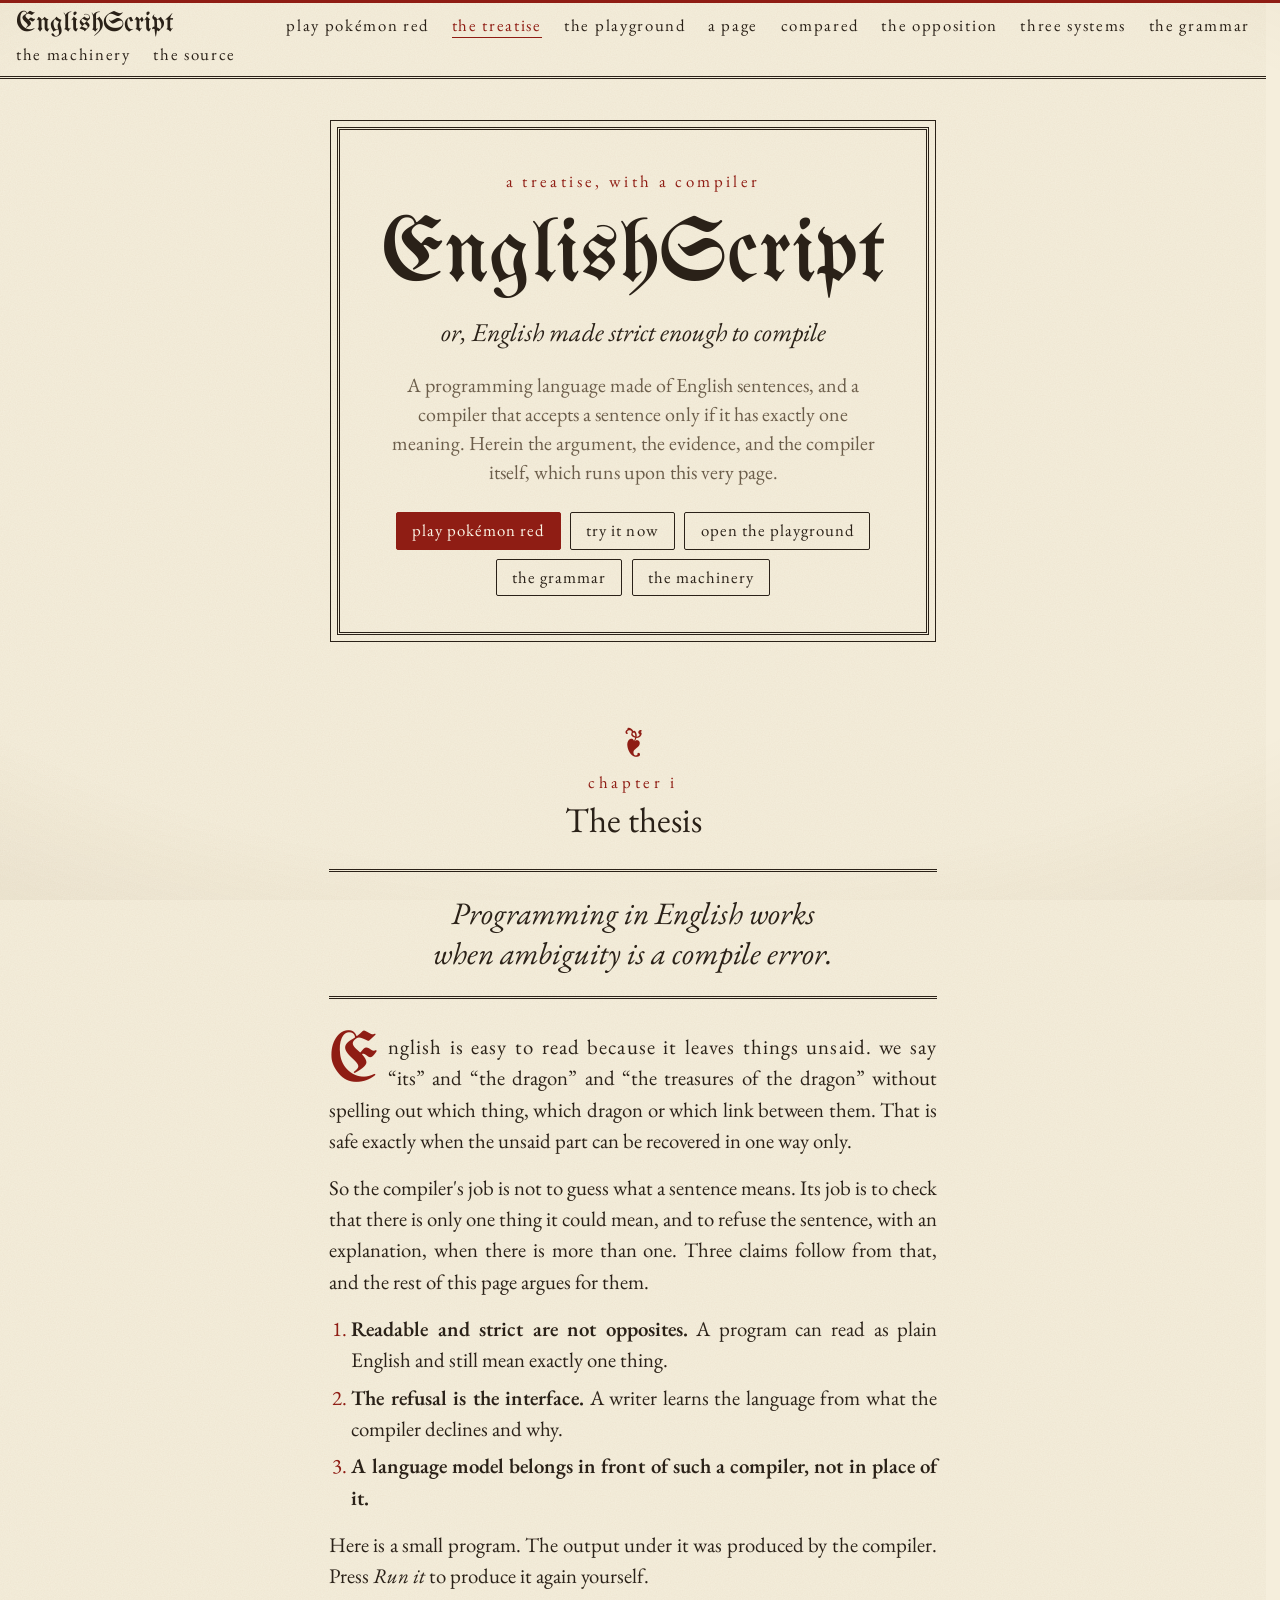
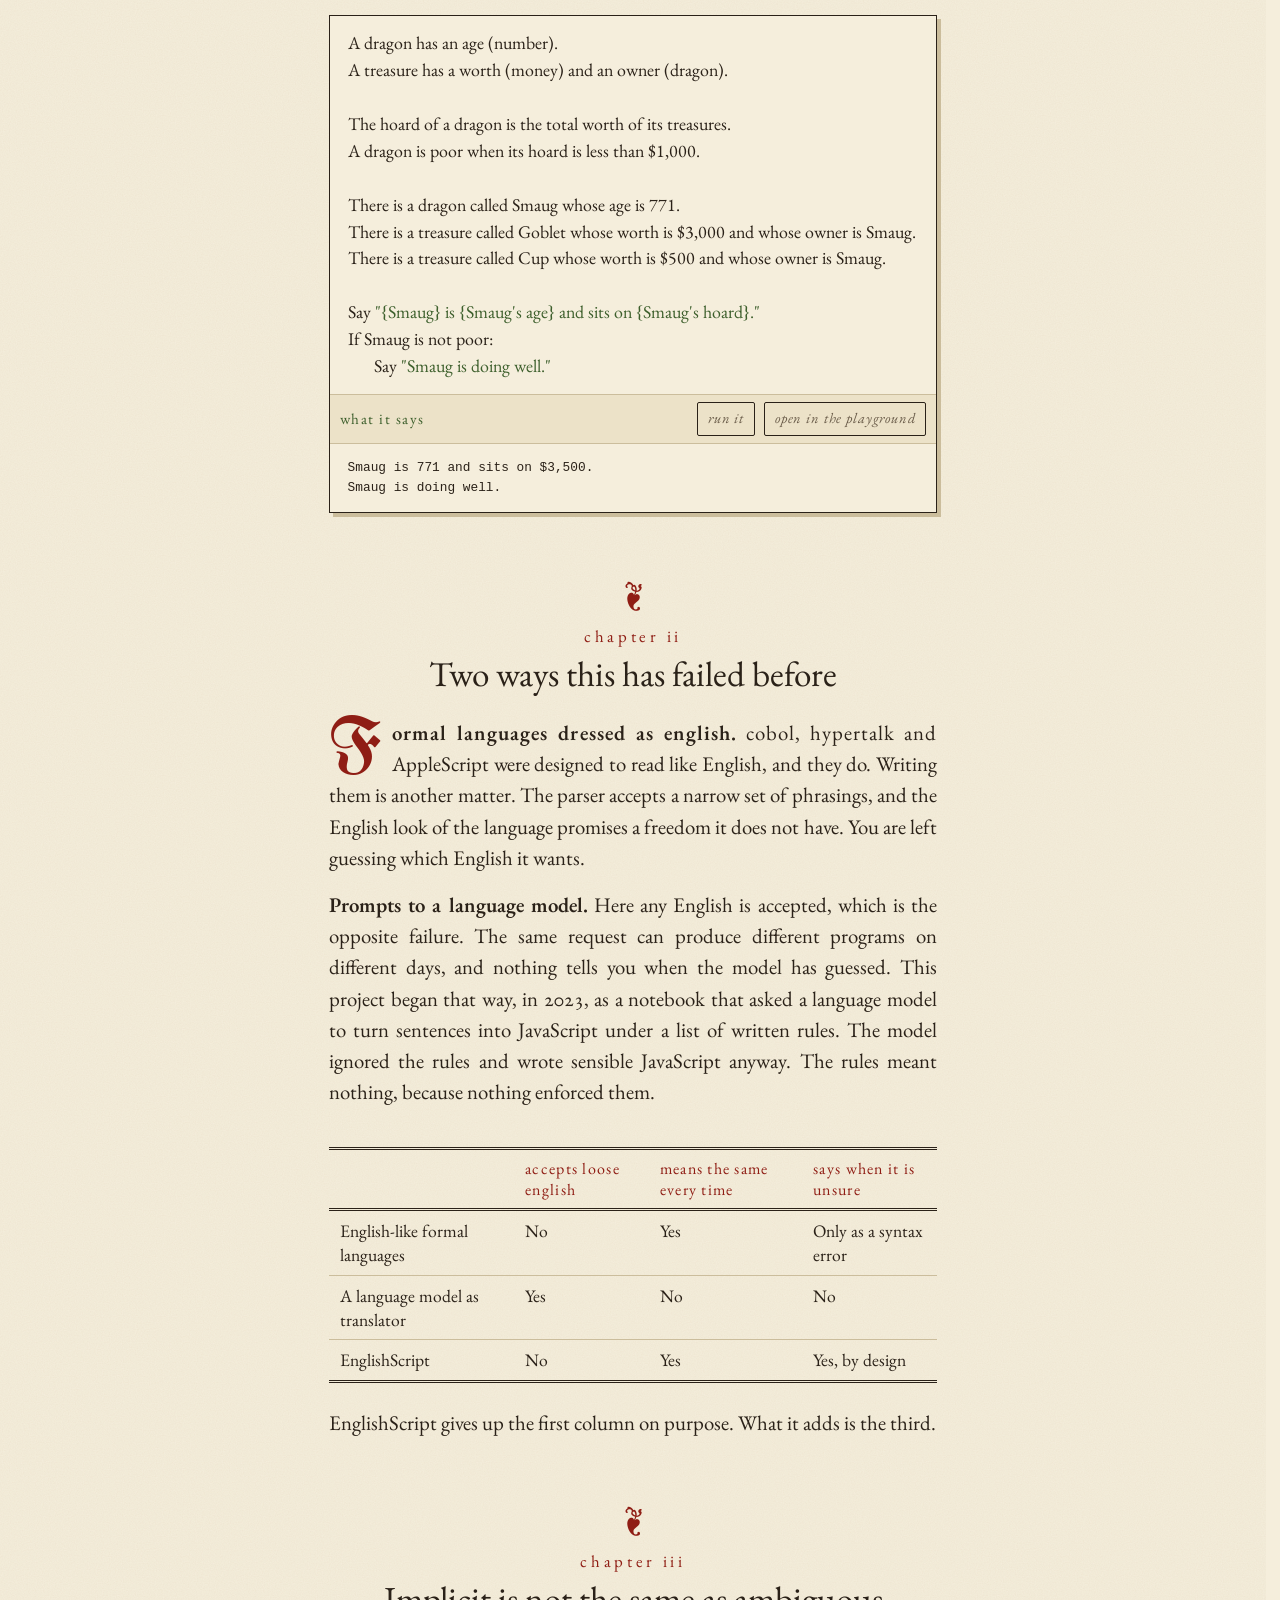
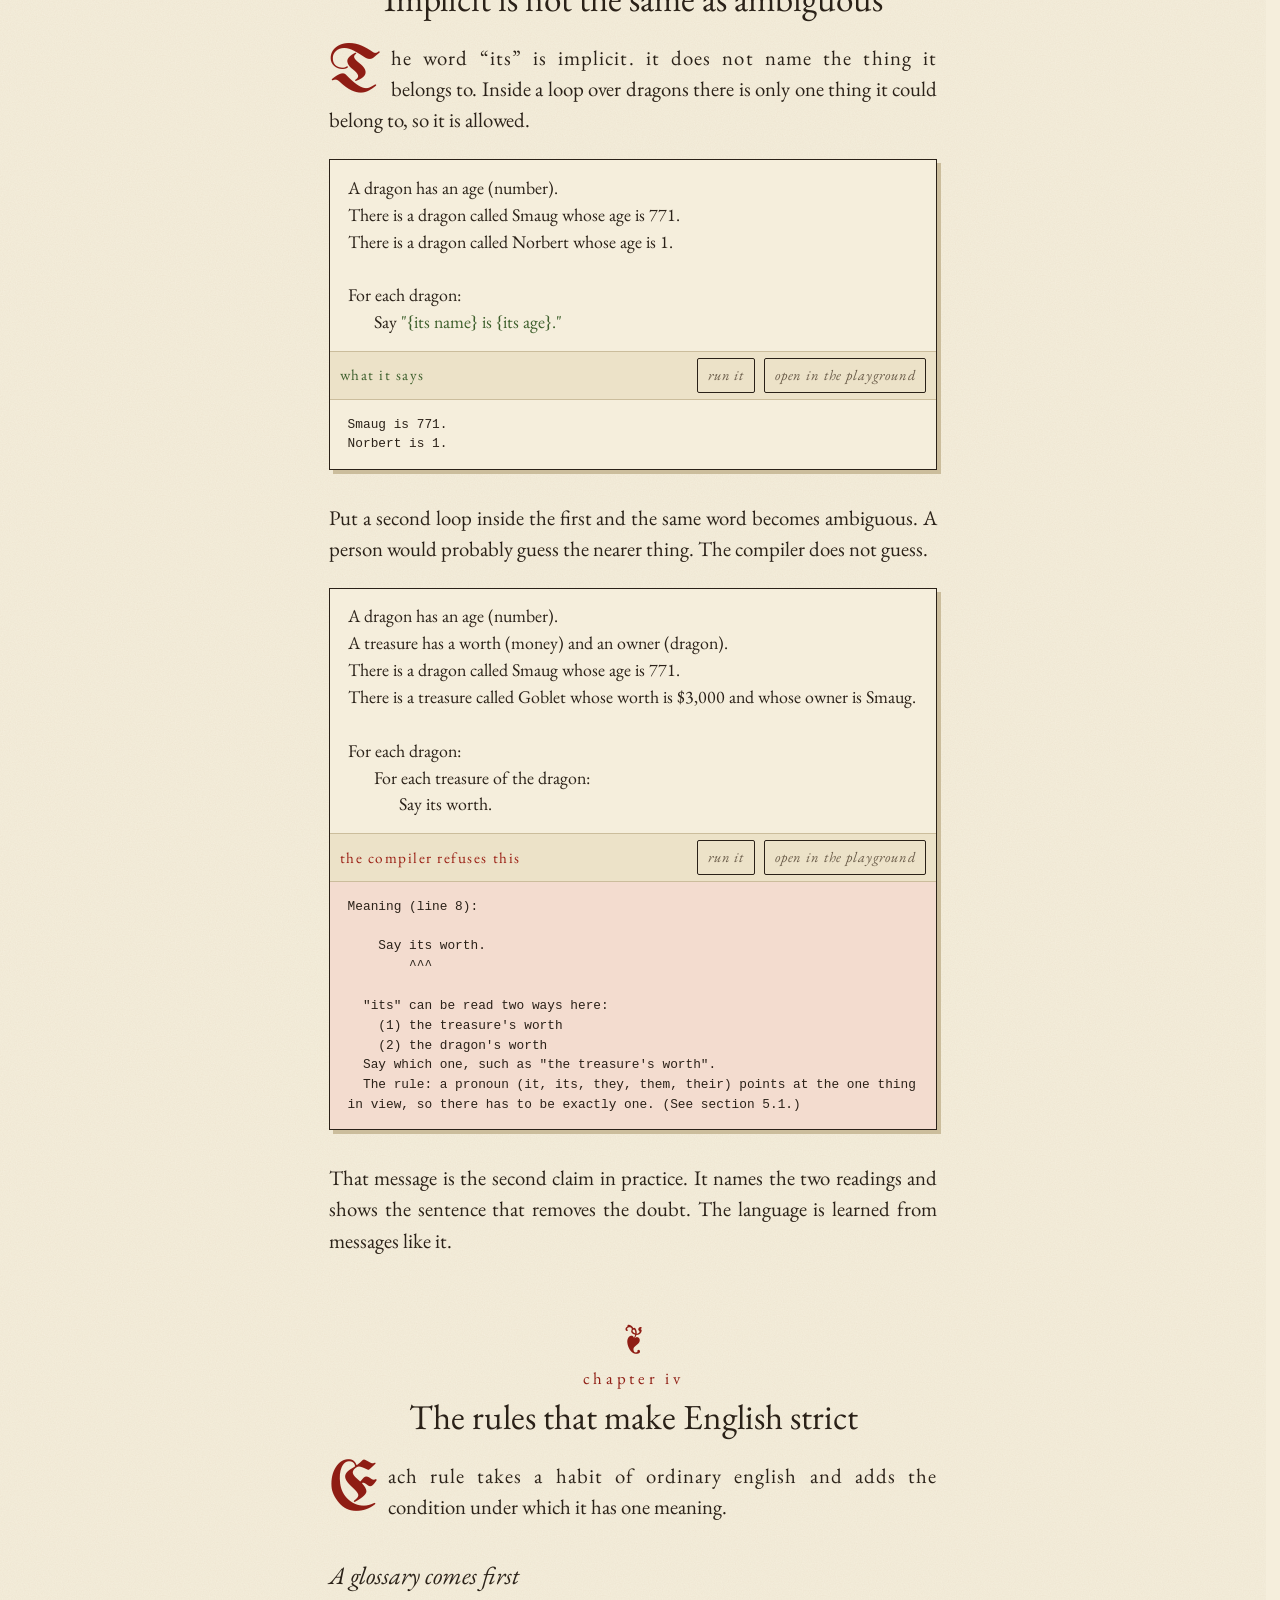
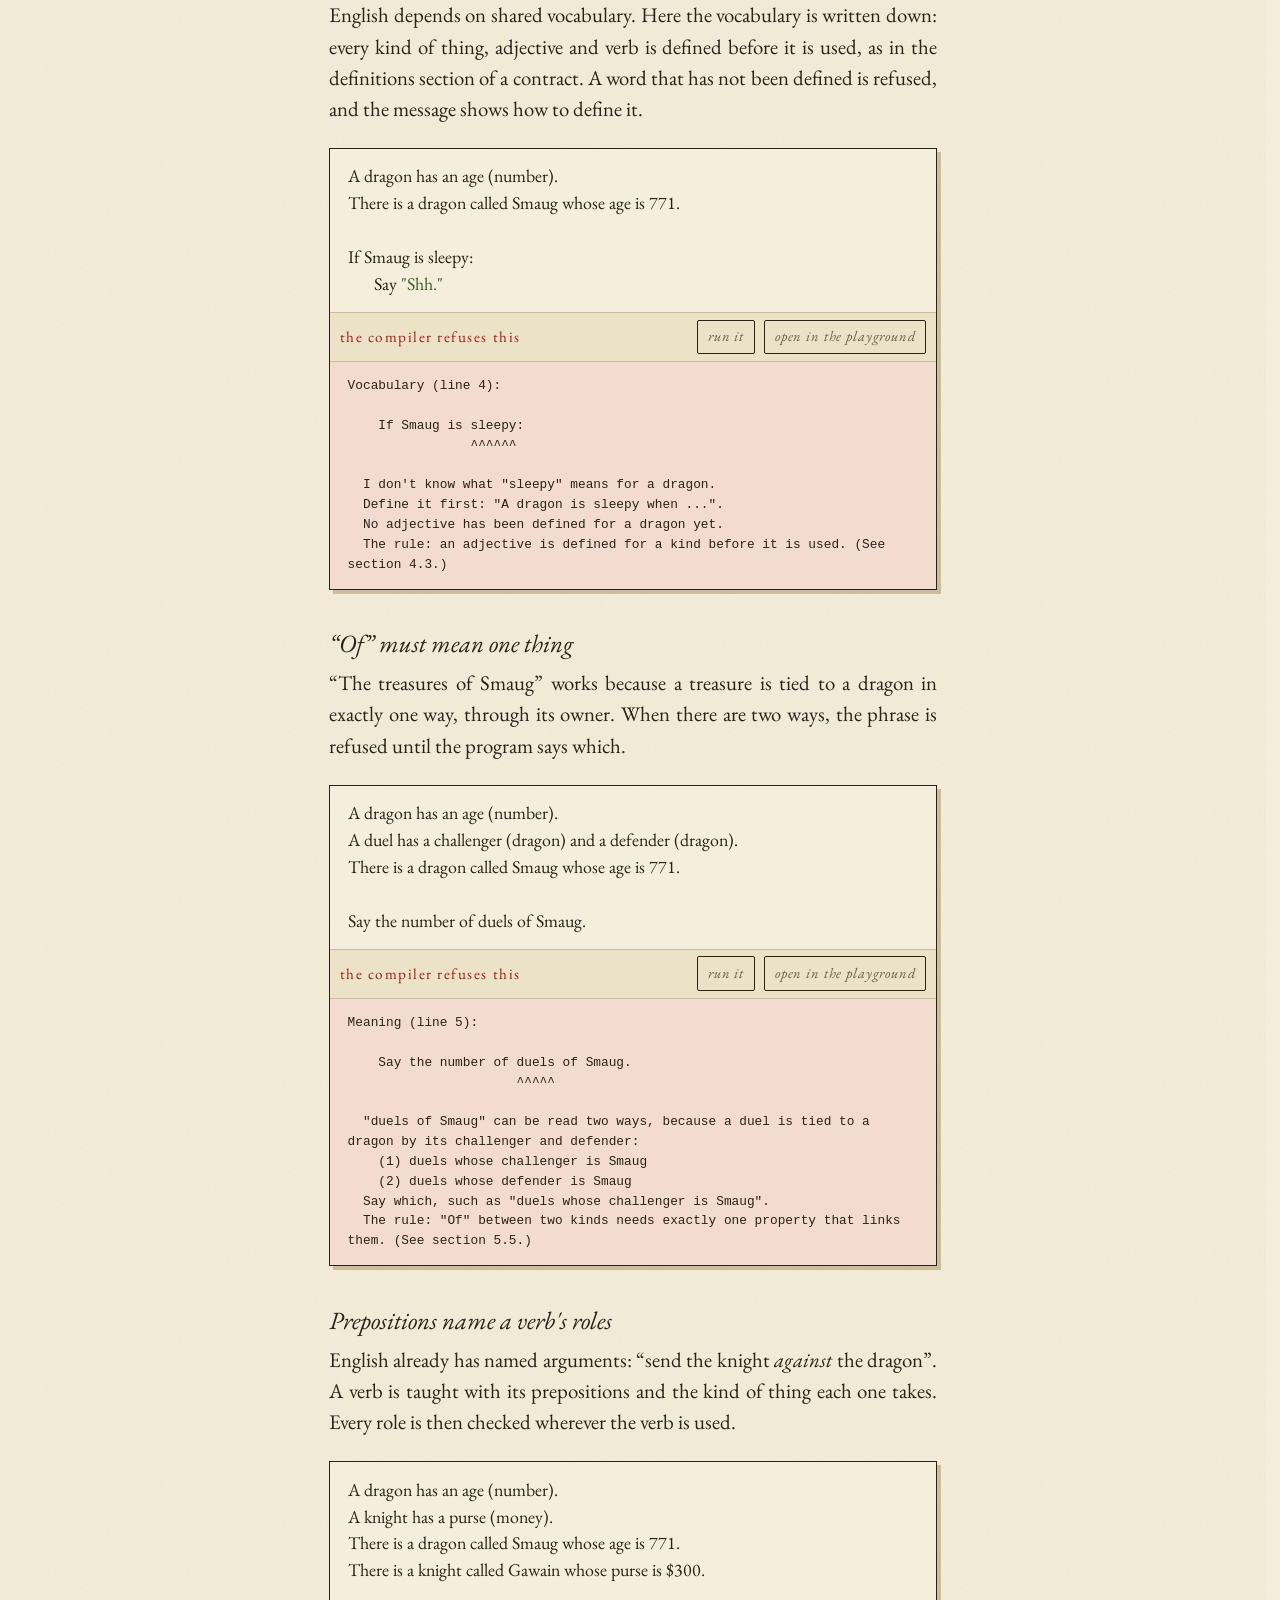
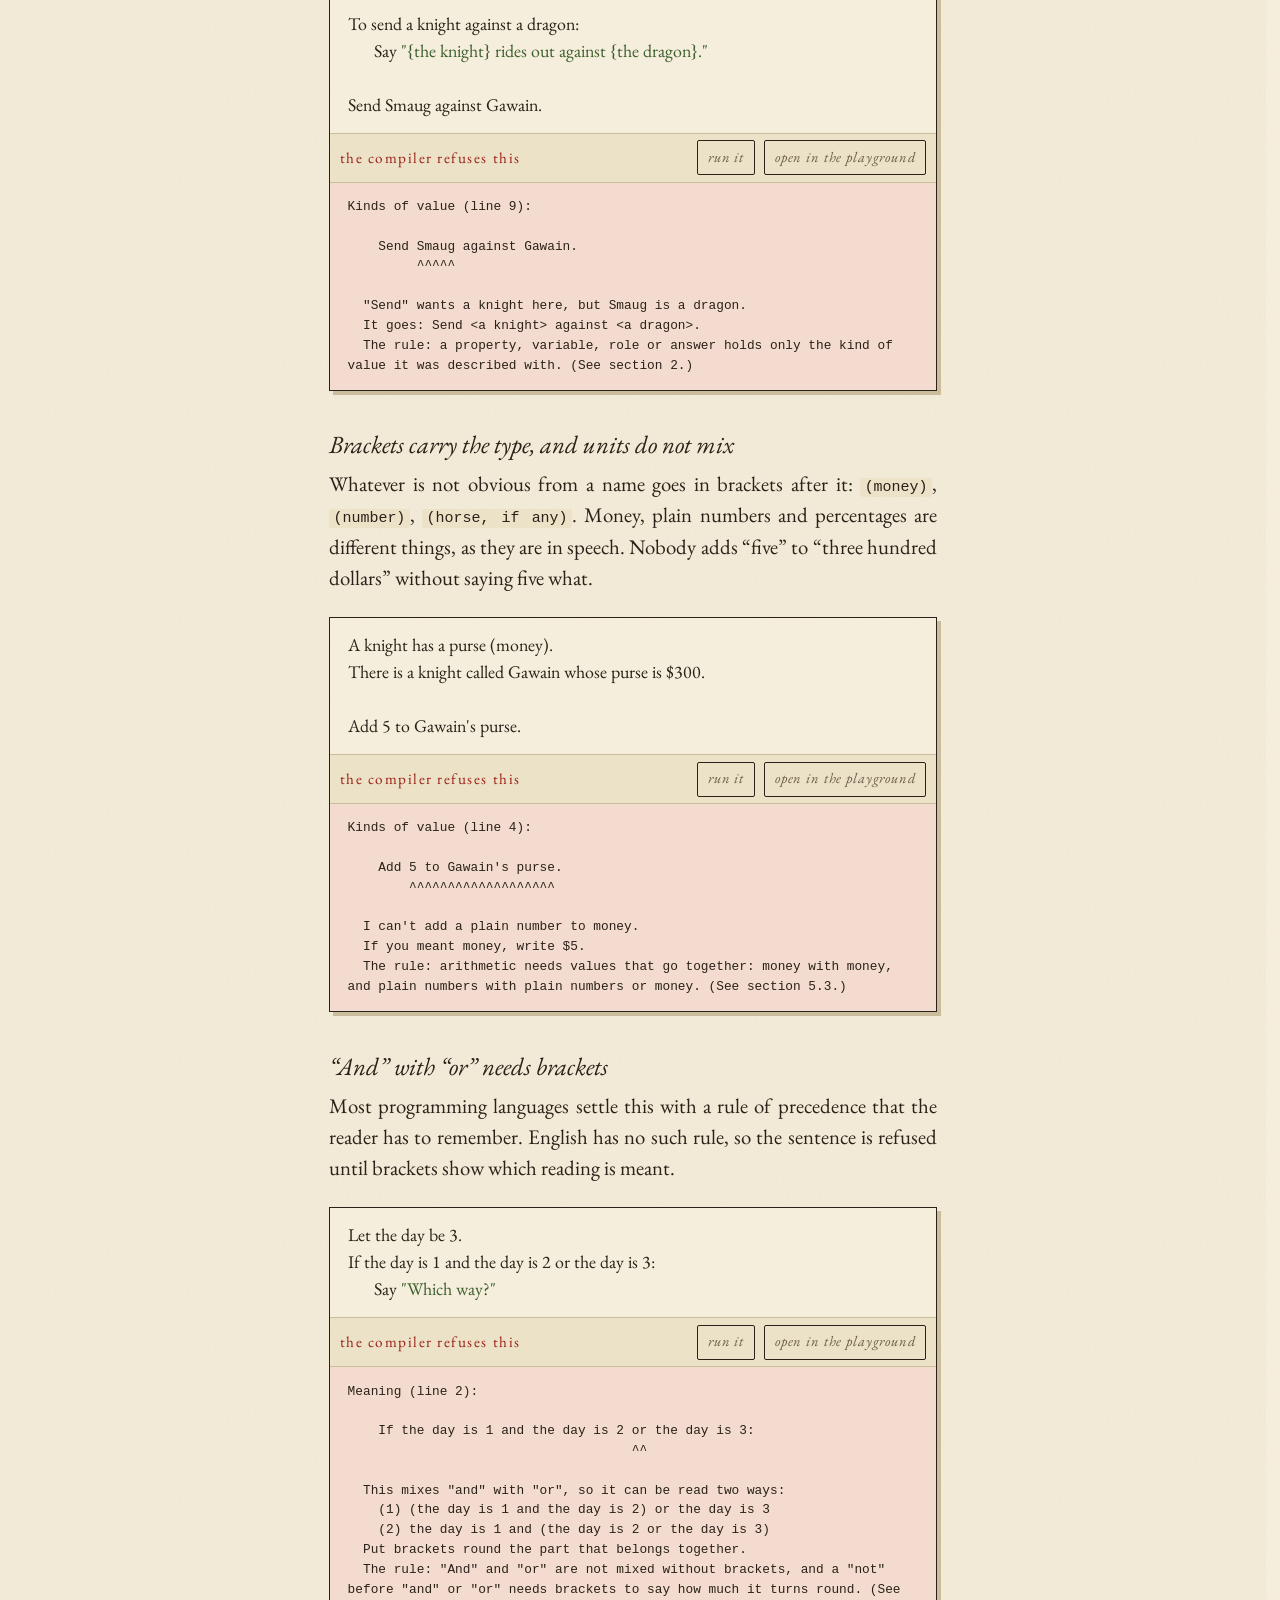
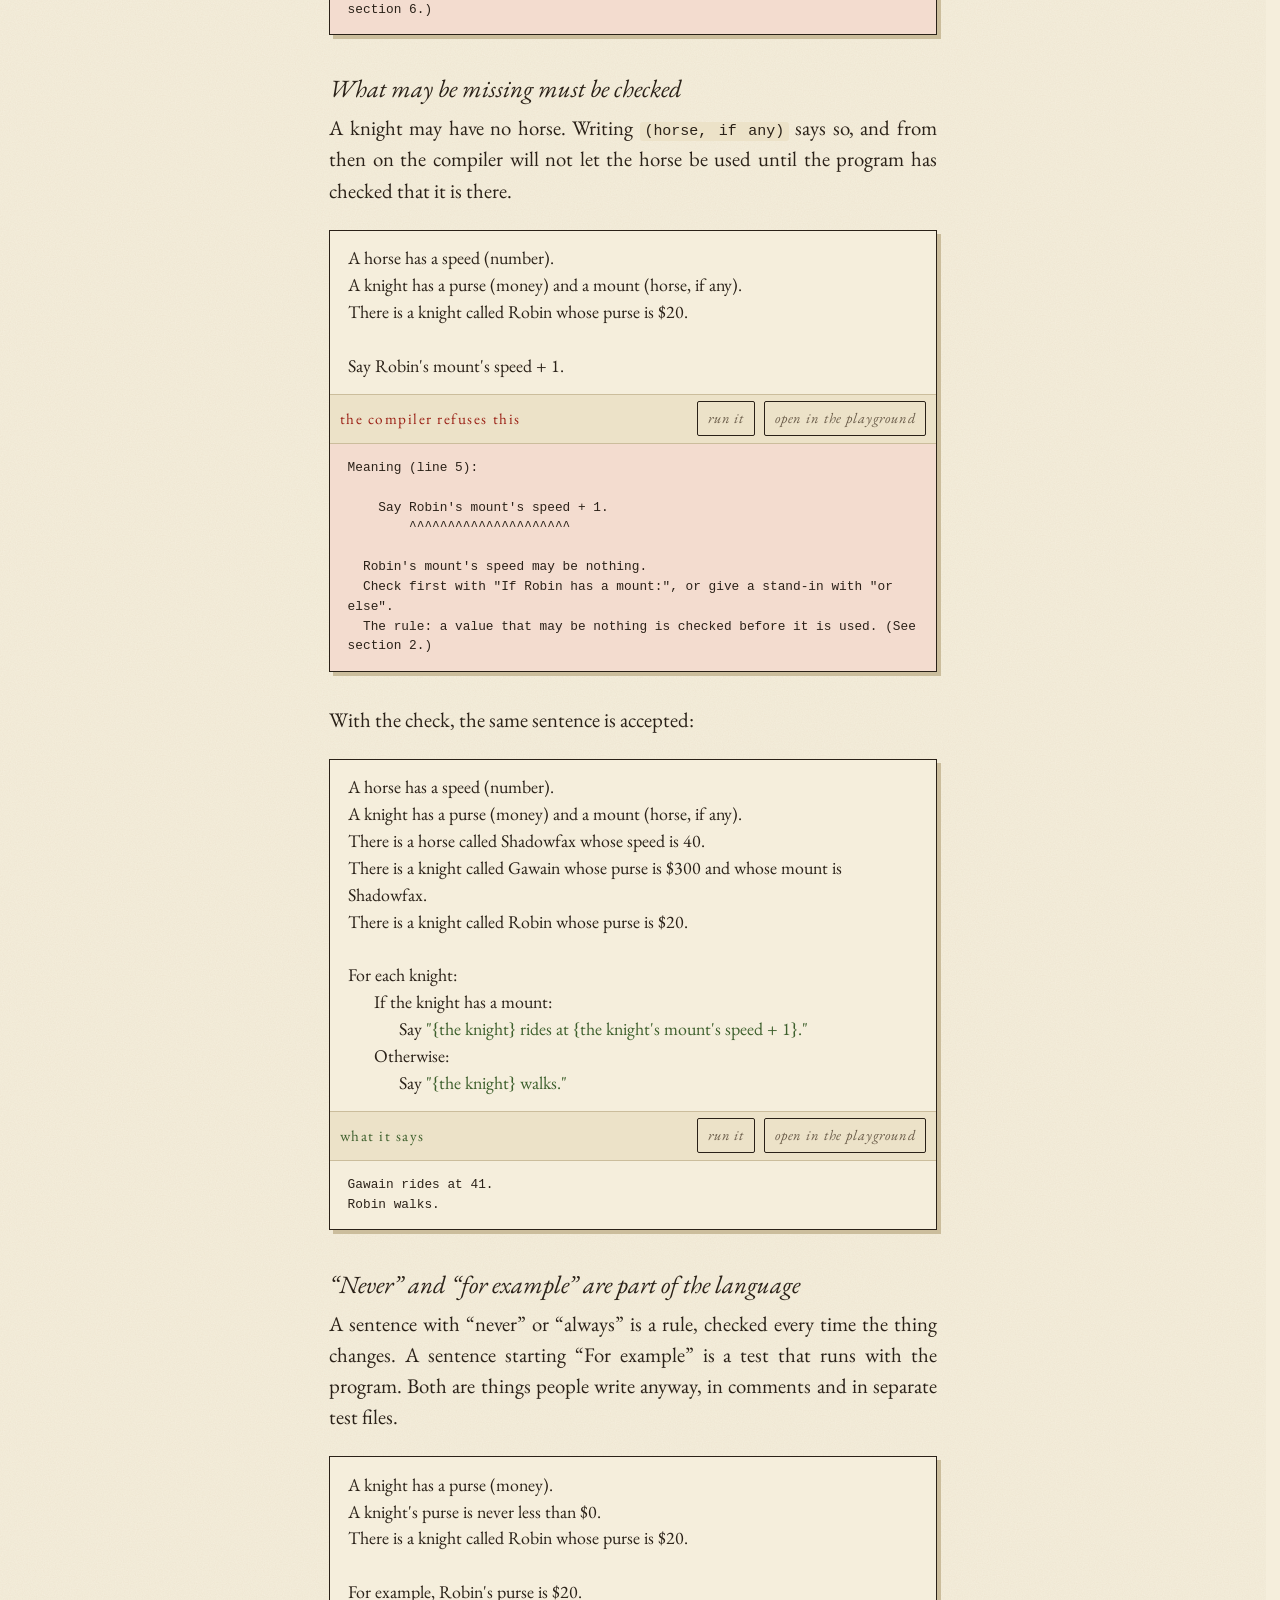
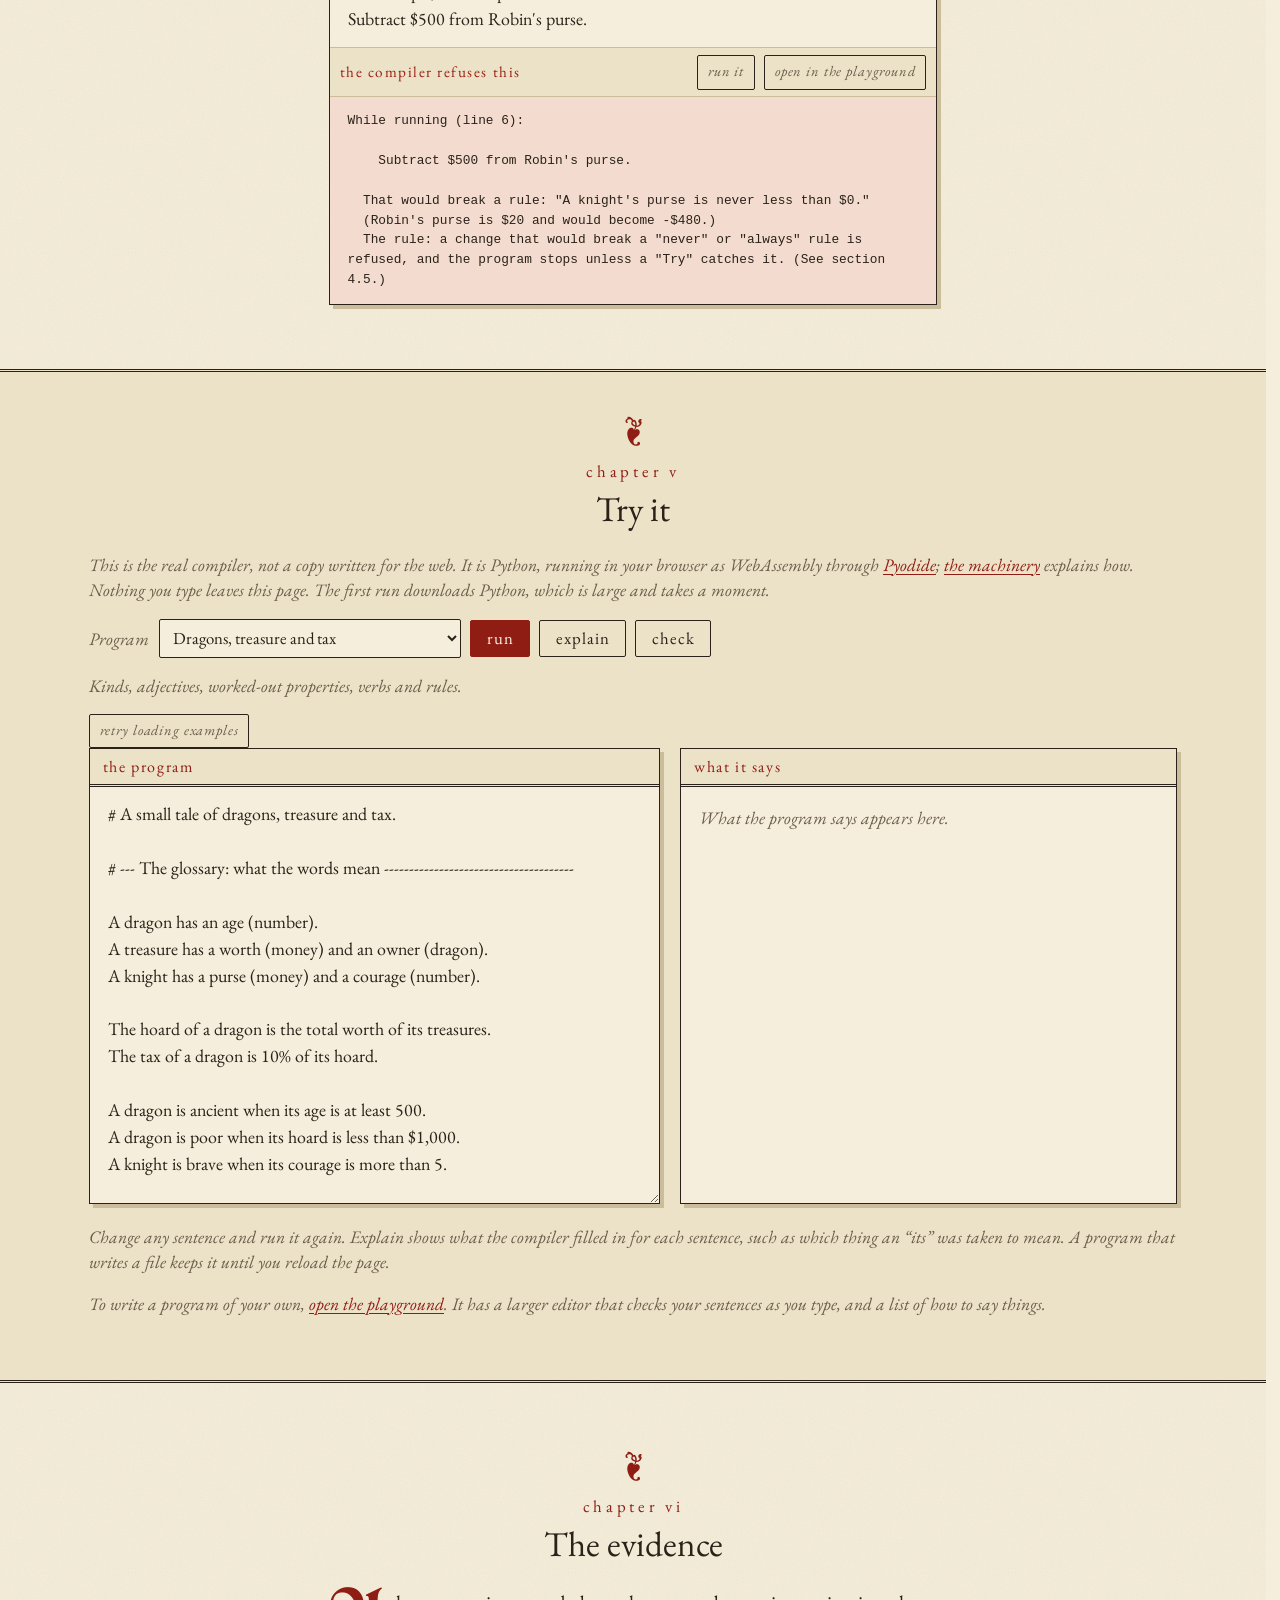
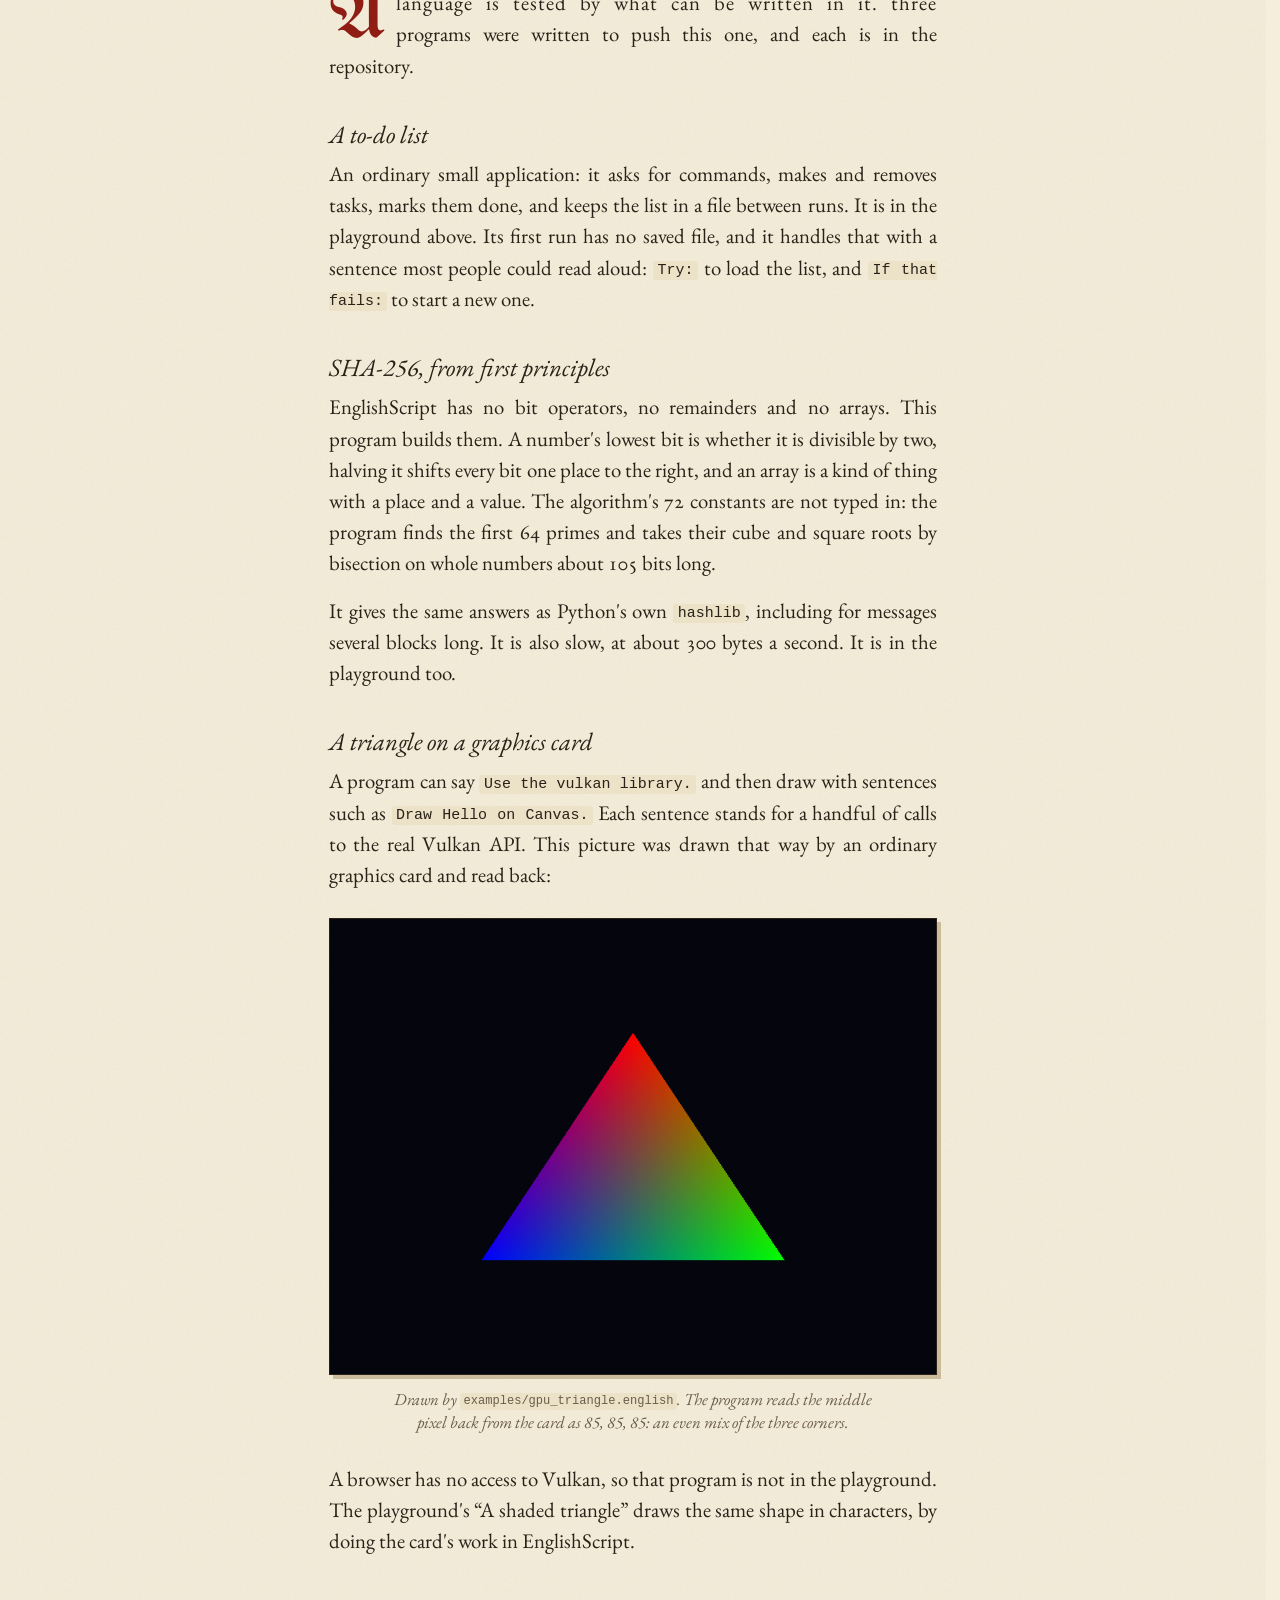
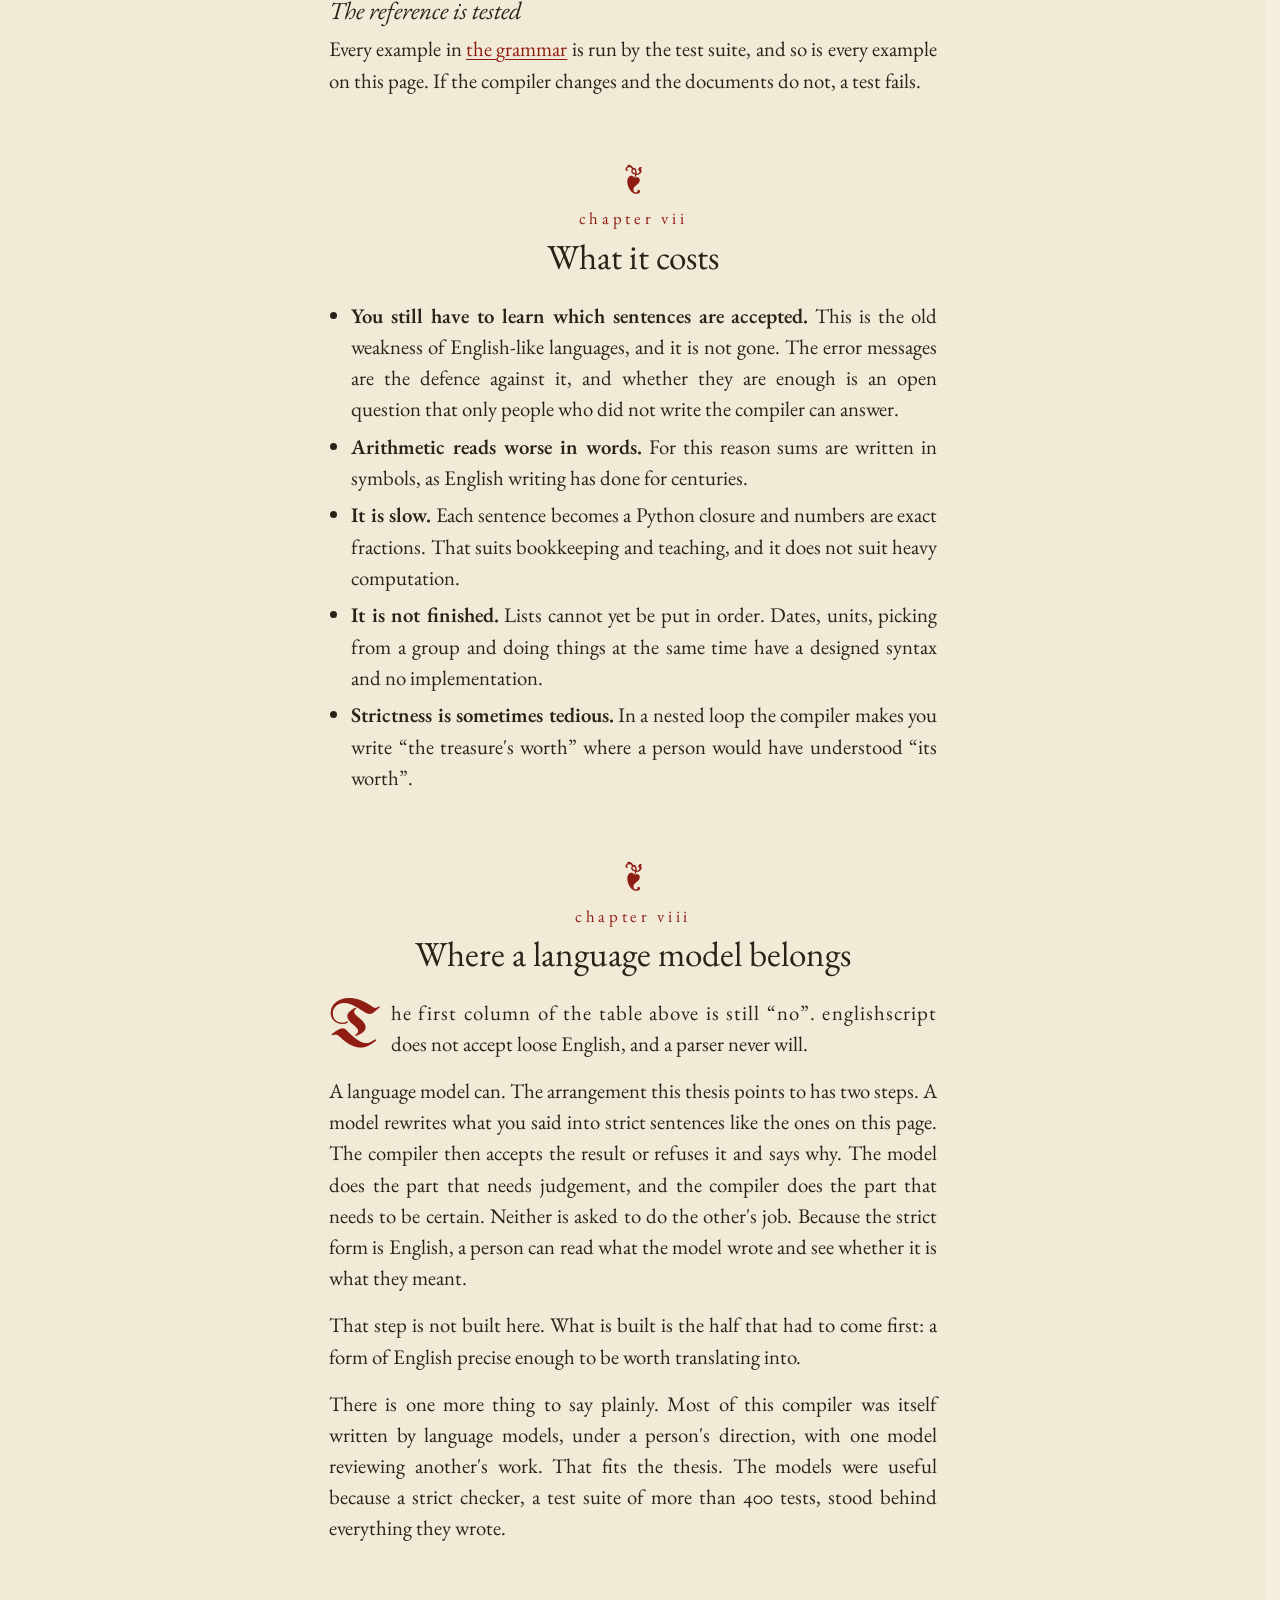
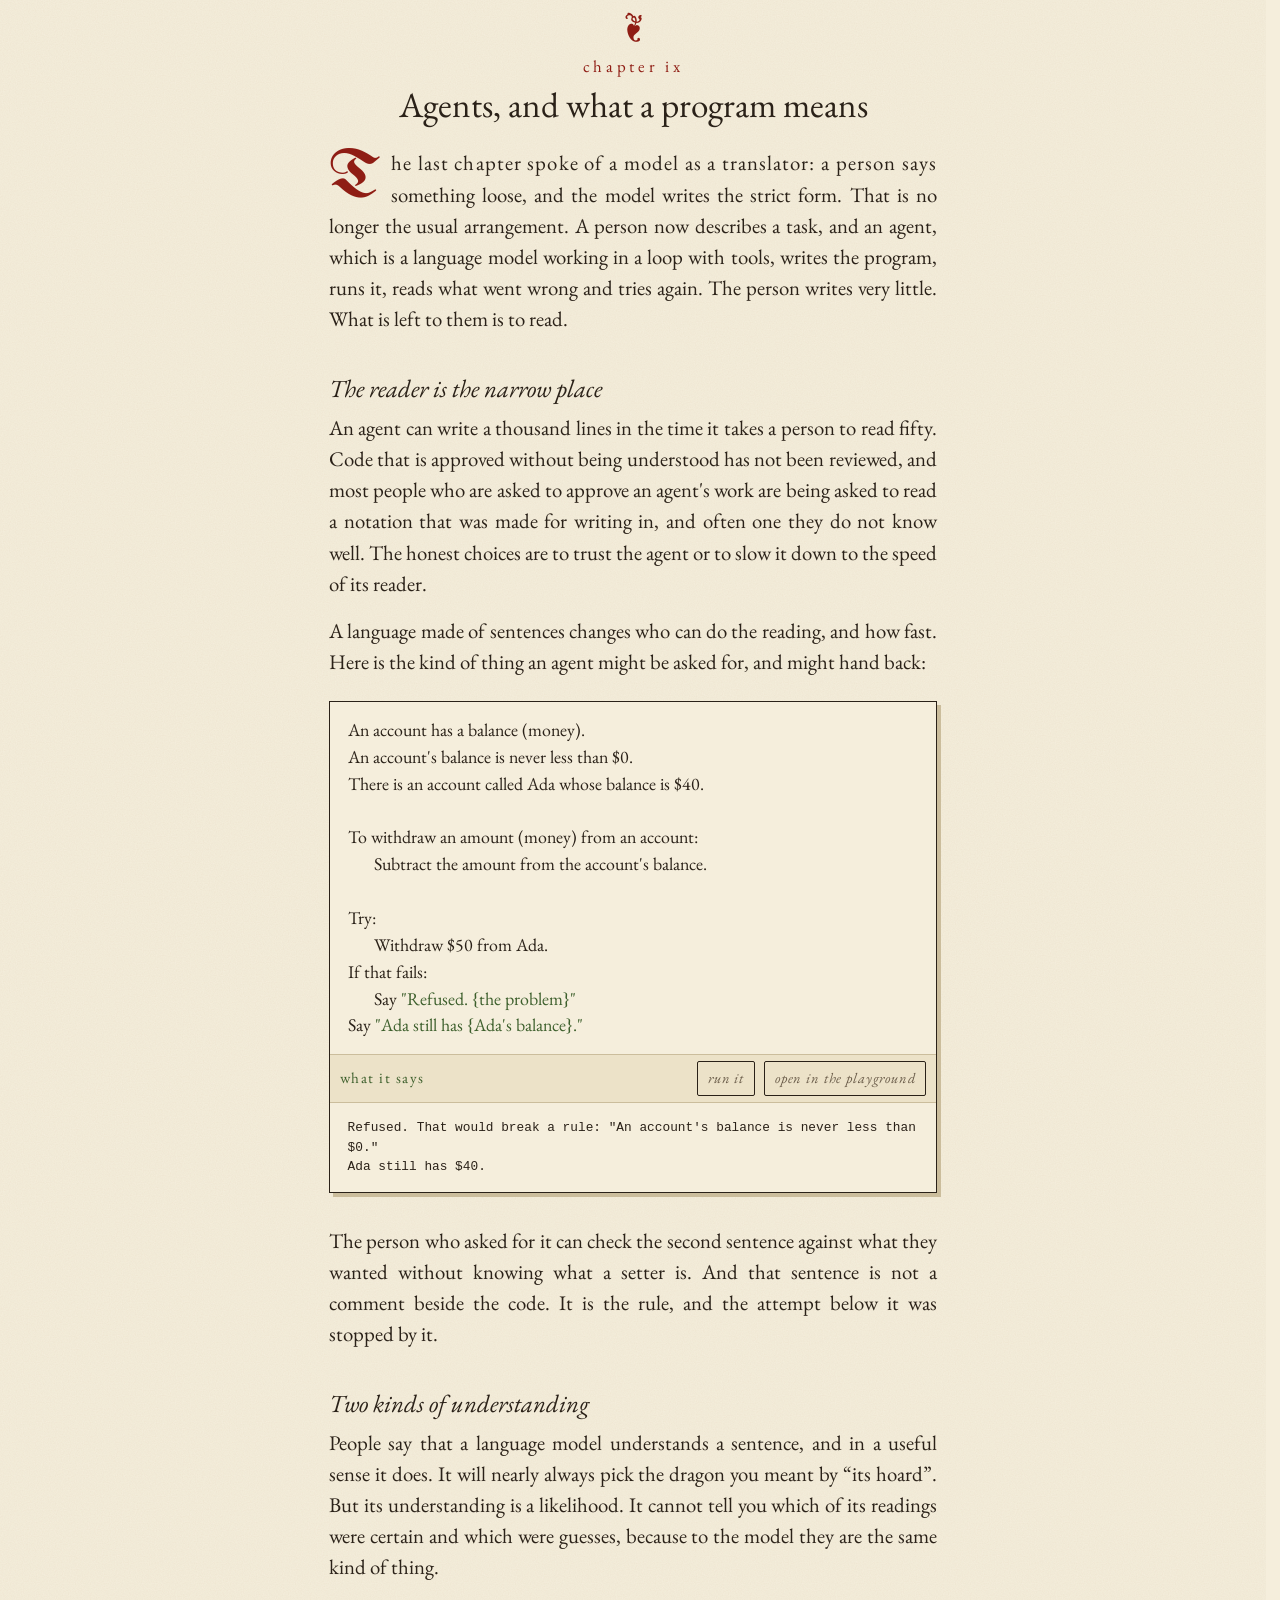
<file: docs/index.html>
<!doctype html>
<html lang="en">
<head>
<meta charset="utf-8">
<meta name="viewport" content="width=device-width, initial-scale=1">
<meta name="theme-color" content="#f5eedc">
<title>EnglishScript: English, strict enough to compile</title>
<link rel="canonical" href="https://monstercameron.github.io/EnglishScript/">
<link rel="icon" href="assets/favicon.ico">
<link rel="icon" type="image/png" sizes="32x32" href="assets/favicon-32.png">
<link rel="apple-touch-icon" sizes="180x180" href="assets/apple-touch-icon.png">
<meta property="og:title" content="EnglishScript: English, strict enough to compile">
<meta property="og:description" content="A programming language made of English sentences that each have exactly one meaning. The thesis, the evidence, and the compiler running in your browser.">
<meta property="og:url" content="https://monstercameron.github.io/EnglishScript/">
<meta property="og:type" content="website">
<meta property="og:site_name" content="EnglishScript">
<meta property="og:image" content="https://monstercameron.github.io/EnglishScript/assets/social-preview.png">
<meta property="og:image:alt" content="EnglishScript and a dragon program written in English.">
<meta property="og:image:width" content="1200">
<meta property="og:image:height" content="630">
<meta property="og:image:type" content="image/png">
<meta name="twitter:card" content="summary_large_image">
<meta name="twitter:title" content="EnglishScript: English, strict enough to compile">
<meta name="twitter:description" content="A programming language made of English sentences that each have exactly one meaning. The thesis, the evidence, and the compiler running in your browser.">
<meta name="twitter:image" content="https://monstercameron.github.io/EnglishScript/assets/social-preview.png">
<meta name="twitter:image:alt" content="EnglishScript and a dragon program written in English.">
<meta name="description" content="A programming language made of English sentences that each have exactly one meaning. The thesis, the evidence, and the compiler running in your browser.">
<link rel="preconnect" href="https://fonts.googleapis.com">
<link rel="preconnect" href="https://fonts.gstatic.com" crossorigin>
<link rel="stylesheet" href="https://fonts.googleapis.com/css2?family=EB+Garamond:ital,wght@0,400;0,500;0,600;1,400;1,500&amp;family=IM+Fell+English:ital@0;1&amp;family=IM+Fell+English+SC&amp;family=UnifrakturMaguntia&amp;display=swap">
<link rel="stylesheet" href="assets/english.css">
<style>
  .prose { max-width: 40rem; margin: 0 auto; padding: 0 16px; }
  .wide { max-width: 70rem; margin: 0 auto; padding: 0 16px; }

  /* The title page */
  header.top { padding: 2.5rem 0 1rem; }
  .titlepage { margin: 8px; padding: 2.5rem 1.25rem 2.25rem; text-align: center; border: 3px double var(--ink); outline: 1px solid var(--ink); outline-offset: 6px; }
  .imprint { font: 1.05rem var(--caps); letter-spacing: 0.2em; text-transform: lowercase; color: var(--accent); margin: 0 0 1.25rem; }
  h1 { font: 400 clamp(3rem, 12vw, 5.6rem)/1 var(--black); margin: 0; overflow-wrap: anywhere; }
  .or { font: italic 1.6rem/1.25 var(--fell); margin: 0.9rem 0 0; text-wrap: balance; }
  .lede { font-size: 1.25rem; line-height: 1.45; color: var(--muted); max-width: 31rem; margin: 1.4rem auto 1.6rem; text-wrap: pretty; }
  .links { display: flex; flex-wrap: wrap; gap: 0.6rem; justify-content: center; }

  /* Chapters */
  main { counter-reset: chapter; }
  h2 { counter-increment: chapter; font: 400 2.2rem/1.15 var(--fell); text-align: center; margin: 0.6rem 0 1.4rem; text-wrap: balance; scroll-margin-top: 1rem; }
  h2::before {
    content: "Chapter " counter(chapter, upper-roman); display: block;
    font: 1.05rem/2.1 var(--caps); letter-spacing: 0.22em; text-transform: lowercase; color: var(--accent);
  }
  h3 { font: italic 1.55rem/1.25 var(--fell); margin: 2.4rem 0 0.5rem; }
  p { margin: 0 0 1rem; text-wrap: pretty; }
  @media (min-width: 620px) { .prose > p:not(.fleuron), .prose li { text-align: justify; hyphens: auto; } }
  ul, ol { padding-left: 1.4rem; margin: 0 0 1rem; }
  li { margin-bottom: 0.4rem; }
  ol > li::marker { font-family: var(--fell); color: var(--accent); }
  strong { font-weight: 600; }

  /* A chapter opens with a rubricated capital and a line of small capitals. */
  p.opening::first-letter { font: 400 4.4rem/0.8 var(--black); text-transform: uppercase; float: left; padding: 0.25rem 0.55rem 0 0; color: var(--accent); }
  p.opening::first-line { font-family: var(--caps); letter-spacing: 0.05em; text-transform: lowercase; }

  blockquote.thesis { margin: 1.75rem 0 2rem; padding: 1.4rem 0.5rem; text-align: center; border-top: 3px double var(--ink); border-bottom: 3px double var(--ink); }
  blockquote.thesis p { font: italic 1.95rem/1.28 var(--fell); margin: 0; text-wrap: balance; }

  /* The playground on this page */
  #play { margin: 4rem 0 0; padding: 0 0 3rem; background: var(--panel); border-top: 3px double var(--ink); border-bottom: 3px double var(--ink); }
  #play .fleuron { margin-top: 2.5rem; }
  .controls { display: flex; flex-wrap: wrap; gap: 0.6rem; align-items: center; margin: 1rem 0; }
  .controls label { font: italic 1.1rem var(--fell); color: var(--muted); }
  #note { font: italic 1.1rem var(--fell); color: var(--muted); margin: 0 0 0.75rem; min-height: 1.5em; }
  .bench { display: grid; grid-template-columns: minmax(0, 1fr); gap: 1.25rem; }
  @media (min-width: 900px) { .bench { grid-template-columns: minmax(0, 1.15fr) minmax(0, 1fr); } }
  .bench .pane { display: flex; flex-direction: column; min-height: 20rem; }
  textarea { flex: 1; width: 100%; min-height: 26rem; border: 0; resize: vertical; padding: 0.9rem 1.1rem; background: var(--bg); color: var(--ink); font: 1.12rem/1.5 var(--serif); font-variant-numeric: lining-nums; white-space: pre; overflow: auto; }
  textarea:focus-visible { outline-offset: -2px; }
  #result { flex: 1; padding: 0.9rem 1.1rem; overflow: auto; max-height: 34rem; }
  #result:empty::before { content: "What the program says appears here."; color: var(--muted); font: italic 1.1rem var(--fell); }
  #status { font: italic 1.05rem var(--fell); color: var(--muted); }
  .small { font: italic 1.1rem/1.45 var(--fell); color: var(--muted); }

  figure.picture { margin: 1.75rem 0; }
  figure.picture img { display: block; width: 100%; height: auto; border: 1px solid var(--ink); box-shadow: 4px 4px 0 var(--rule); }
  figcaption { font: italic 1.05rem/1.4 var(--fell); color: var(--muted); margin-top: 0.8rem; text-align: center; text-wrap: balance; }
  footer { margin-top: 4rem; padding: 2.5rem 0 3.5rem; border-top: 3px double var(--ink); }
</style>
</head>
<body>

<nav class="sitenav" aria-label="The pages of this site">
  <div class="inner">
    <a class="home" href="./">EnglishScript</a>
    <a class="page" href="red/index.html">Play Pokémon Red</a>
    <a class="page" href="./" aria-current="page">The treatise</a>
    <a class="page" href="playground.html">The playground</a>
    <a class="page" href="todo.html">A page</a>
    <a class="page" href="compare.html">Compared</a>
    <a class="page" href="opposition.html">The opposition</a>
    <a class="page" href="systems.html">Three systems</a>
    <a class="page" href="reference.html">The grammar</a>
    <a class="page" href="how.html">The machinery</a>
    <a class="page" href="https://github.com/monstercameron/EnglishScript">The source</a>
  </div>
</nav>

<header class="top">
  <div class="prose">
    <div class="titlepage">
      <p class="imprint">A Treatise, with a Compiler</p>
      <h1>EnglishScript</h1>
      <p class="or">or, English made strict enough to compile</p>
      <p class="lede">A programming language made of English sentences, and a compiler that accepts a sentence only if it has exactly one meaning. Herein the argument, the evidence, and the compiler itself, which runs upon this very page.</p>
      <div class="links">
        <a class="button primary" href="red/index.html">Play Pokémon Red</a>
        <a class="button" href="#play">Try it now</a>
        <a class="button" href="playground.html">Open the playground</a>
        <a class="button" href="reference.html">The grammar</a>
        <a class="button" href="how.html">The machinery</a>
      </div>
    </div>
  </div>
</header>

<main>
<div class="prose">

<p class="fleuron" aria-hidden="true">&#10086;</p>
<h2 id="thesis">The thesis</h2>

<blockquote class="thesis">
  <p>Programming in English works when ambiguity is a compile error.</p>
</blockquote>

<p class="opening">English is easy to read because it leaves things unsaid. We say “its” and “the dragon” and “the treasures of the dragon” without spelling out which thing, which dragon or which link between them. That is safe exactly when the unsaid part can be recovered in one way only.</p>

<p>So the compiler's job is not to guess what a sentence means. Its job is to check that there is only one thing it could mean, and to refuse the sentence, with an explanation, when there is more than one. Three claims follow from that, and the rest of this page argues for them.</p>

<ol>
  <li><strong>Readable and strict are not opposites.</strong> A program can read as plain English and still mean exactly one thing.</li>
  <li><strong>The refusal is the interface.</strong> A writer learns the language from what the compiler declines and why.</li>
  <li><strong>A language model belongs in front of such a compiler, not in place of it.</strong></li>
</ol>

<p>Here is a small program. The output under it was produced by the compiler. Press <em>Run it</em> to produce it again yourself.</p>

<figure class="snippet">
<pre class="program" data-expect="ok">A dragon has an age (number).
A treasure has a worth (money) and an owner (dragon).

The hoard of a dragon is the total worth of its treasures.
A dragon is poor when its hoard is less than $1,000.

There is a dragon called Smaug whose age is 771.
There is a treasure called Goblet whose worth is $3,000 and whose owner is Smaug.
There is a treasure called Cup whose worth is $500 and whose owner is Smaug.

Say "{Smaug} is {Smaug's age} and sits on {Smaug's hoard}."
If Smaug is not poor:
  Say "Smaug is doing well."</pre>
<pre class="output">Smaug is 771 and sits on $3,500.
Smaug is doing well.</pre>
</figure>

<p class="fleuron" aria-hidden="true">&#10086;</p>
<h2 id="history">Two ways this has failed before</h2>

<p class="opening"><strong>Formal languages dressed as English.</strong> COBOL, HyperTalk and AppleScript were designed to read like English, and they do. Writing them is another matter. The parser accepts a narrow set of phrasings, and the English look of the language promises a freedom it does not have. You are left guessing which English it wants.</p>

<p><strong>Prompts to a language model.</strong> Here any English is accepted, which is the opposite failure. The same request can produce different programs on different days, and nothing tells you when the model has guessed. This project began that way, in 2023, as a notebook that asked a language model to turn sentences into JavaScript under a list of written rules. The model ignored the rules and wrote sensible JavaScript anyway. The rules meant nothing, because nothing enforced them.</p>

<div class="scroll">
<table>
  <thead><tr><th></th><th>Accepts loose English</th><th>Means the same every time</th><th>Says when it is unsure</th></tr></thead>
  <tbody>
    <tr><td>English-like formal languages</td><td>No</td><td>Yes</td><td>Only as a syntax error</td></tr>
    <tr><td>A language model as translator</td><td>Yes</td><td>No</td><td>No</td></tr>
    <tr><td>EnglishScript</td><td>No</td><td>Yes</td><td>Yes, by design</td></tr>
  </tbody>
</table>
</div>

<p>EnglishScript gives up the first column on purpose. What it adds is the third.</p>

<p class="fleuron" aria-hidden="true">&#10086;</p>
<h2 id="implicit">Implicit is not the same as ambiguous</h2>

<p class="opening">The word “its” is implicit. It does not name the thing it belongs to. Inside a loop over dragons there is only one thing it could belong to, so it is allowed.</p>

<figure class="snippet">
<pre class="program" data-expect="ok">A dragon has an age (number).
There is a dragon called Smaug whose age is 771.
There is a dragon called Norbert whose age is 1.

For each dragon:
  Say "{its name} is {its age}."</pre>
<pre class="output">Smaug is 771.
Norbert is 1.</pre>
</figure>

<p>Put a second loop inside the first and the same word becomes ambiguous. A person would probably guess the nearer thing. The compiler does not guess.</p>

<figure class="snippet">
<pre class="program" data-expect="refused">A dragon has an age (number).
A treasure has a worth (money) and an owner (dragon).
There is a dragon called Smaug whose age is 771.
There is a treasure called Goblet whose worth is $3,000 and whose owner is Smaug.

For each dragon:
  For each treasure of the dragon:
    Say its worth.</pre>
<pre class="output refused">Meaning (line 8):

    Say its worth.
        ^^^

  "its" can be read two ways here:
    (1) the treasure's worth
    (2) the dragon's worth
  Say which one, such as "the treasure's worth".
  The rule: a pronoun (it, its, they, them, their) points at the one thing in view, so there has to be exactly one. (See section 5.1.)</pre>
</figure>

<p>That message is the second claim in practice. It names the two readings and shows the sentence that removes the doubt. The language is learned from messages like it.</p>

<p class="fleuron" aria-hidden="true">&#10086;</p>
<h2 id="rules">The rules that make English strict</h2>

<p class="opening">Each rule takes a habit of ordinary English and adds the condition under which it has one meaning.</p>

<h3>A glossary comes first</h3>
<p>English depends on shared vocabulary. Here the vocabulary is written down: every kind of thing, adjective and verb is defined before it is used, as in the definitions section of a contract. A word that has not been defined is refused, and the message shows how to define it.</p>

<figure class="snippet">
<pre class="program" data-expect="refused">A dragon has an age (number).
There is a dragon called Smaug whose age is 771.

If Smaug is sleepy:
  Say "Shh."</pre>
<pre class="output refused">Vocabulary (line 4):

    If Smaug is sleepy:
                ^^^^^^

  I don't know what "sleepy" means for a dragon.
  Define it first: "A dragon is sleepy when ...".
  No adjective has been defined for a dragon yet.
  The rule: an adjective is defined for a kind before it is used. (See section 4.3.)</pre>
</figure>

<h3>“Of” must mean one thing</h3>
<p>“The treasures of Smaug” works because a treasure is tied to a dragon in exactly one way, through its owner. When there are two ways, the phrase is refused until the program says which.</p>

<figure class="snippet">
<pre class="program" data-expect="refused">A dragon has an age (number).
A duel has a challenger (dragon) and a defender (dragon).
There is a dragon called Smaug whose age is 771.

Say the number of duels of Smaug.</pre>
<pre class="output refused">Meaning (line 5):

    Say the number of duels of Smaug.
                      ^^^^^

  "duels of Smaug" can be read two ways, because a duel is tied to a dragon by its challenger and defender:
    (1) duels whose challenger is Smaug
    (2) duels whose defender is Smaug
  Say which, such as "duels whose challenger is Smaug".
  The rule: "Of" between two kinds needs exactly one property that links them. (See section 5.5.)</pre>
</figure>

<h3>Prepositions name a verb's roles</h3>
<p>English already has named arguments: “send the knight <em>against</em> the dragon”. A verb is taught with its prepositions and the kind of thing each one takes. Every role is then checked wherever the verb is used.</p>

<figure class="snippet">
<pre class="program" data-expect="refused">A dragon has an age (number).
A knight has a purse (money).
There is a dragon called Smaug whose age is 771.
There is a knight called Gawain whose purse is $300.

To send a knight against a dragon:
  Say "{the knight} rides out against {the dragon}."

Send Smaug against Gawain.</pre>
<pre class="output refused">Kinds of value (line 9):

    Send Smaug against Gawain.
         ^^^^^

  "Send" wants a knight here, but Smaug is a dragon.
  It goes: Send &lt;a knight&gt; against &lt;a dragon&gt;.
  The rule: a property, variable, role or answer holds only the kind of value it was described with. (See section 2.)</pre>
</figure>

<h3>Brackets carry the type, and units do not mix</h3>
<p>Whatever is not obvious from a name goes in brackets after it: <code>(money)</code>, <code>(number)</code>, <code>(horse, if any)</code>. Money, plain numbers and percentages are different things, as they are in speech. Nobody adds “five” to “three hundred dollars” without saying five what.</p>

<figure class="snippet">
<pre class="program" data-expect="refused">A knight has a purse (money).
There is a knight called Gawain whose purse is $300.

Add 5 to Gawain's purse.</pre>
<pre class="output refused">Kinds of value (line 4):

    Add 5 to Gawain's purse.
        ^^^^^^^^^^^^^^^^^^^

  I can't add a plain number to money.
  If you meant money, write $5.
  The rule: arithmetic needs values that go together: money with money, and plain numbers with plain numbers or money. (See section 5.3.)</pre>
</figure>

<h3>“And” with “or” needs brackets</h3>
<p>Most programming languages settle this with a rule of precedence that the reader has to remember. English has no such rule, so the sentence is refused until brackets show which reading is meant.</p>

<figure class="snippet">
<pre class="program" data-expect="refused">Let the day be 3.
If the day is 1 and the day is 2 or the day is 3:
  Say "Which way?"</pre>
<pre class="output refused">Meaning (line 2):

    If the day is 1 and the day is 2 or the day is 3:
                                     ^^

  This mixes "and" with "or", so it can be read two ways:
    (1) (the day is 1 and the day is 2) or the day is 3
    (2) the day is 1 and (the day is 2 or the day is 3)
  Put brackets round the part that belongs together.
  The rule: "And" and "or" are not mixed without brackets, and a "not" before "and" or "or" needs brackets to say how much it turns round. (See section 6.)</pre>
</figure>

<h3>What may be missing must be checked</h3>
<p>A knight may have no horse. Writing <code>(horse, if any)</code> says so, and from then on the compiler will not let the horse be used until the program has checked that it is there.</p>

<figure class="snippet">
<pre class="program" data-expect="refused">A horse has a speed (number).
A knight has a purse (money) and a mount (horse, if any).
There is a knight called Robin whose purse is $20.

Say Robin's mount's speed + 1.</pre>
<pre class="output refused">Meaning (line 5):

    Say Robin's mount's speed + 1.
        ^^^^^^^^^^^^^^^^^^^^^

  Robin's mount's speed may be nothing.
  Check first with "If Robin has a mount:", or give a stand-in with "or else".
  The rule: a value that may be nothing is checked before it is used. (See section 2.)</pre>
</figure>

<p>With the check, the same sentence is accepted:</p>

<figure class="snippet">
<pre class="program" data-expect="ok">A horse has a speed (number).
A knight has a purse (money) and a mount (horse, if any).
There is a horse called Shadowfax whose speed is 40.
There is a knight called Gawain whose purse is $300 and whose mount is Shadowfax.
There is a knight called Robin whose purse is $20.

For each knight:
  If the knight has a mount:
    Say "{the knight} rides at {the knight's mount's speed + 1}."
  Otherwise:
    Say "{the knight} walks."</pre>
<pre class="output">Gawain rides at 41.
Robin walks.</pre>
</figure>

<h3>“Never” and “for example” are part of the language</h3>
<p>A sentence with “never” or “always” is a rule, checked every time the thing changes. A sentence starting “For example” is a test that runs with the program. Both are things people write anyway, in comments and in separate test files.</p>

<figure class="snippet">
<pre class="program" data-expect="refused">A knight has a purse (money).
A knight's purse is never less than $0.
There is a knight called Robin whose purse is $20.

For example, Robin's purse is $20.
Subtract $500 from Robin's purse.</pre>
<pre class="output refused">While running (line 6):

    Subtract $500 from Robin's purse.

  That would break a rule: "A knight's purse is never less than $0."
  (Robin's purse is $20 and would become -$480.)
  The rule: a change that would break a "never" or "always" rule is refused, and the program stops unless a "Try" catches it. (See section 4.5.)</pre>
</figure>

</div>

<section id="play" aria-labelledby="play-title">
  <div class="wide">
    <p class="fleuron" aria-hidden="true">&#10086;</p>
    <h2 id="play-title">Try it</h2>
    <p class="small">This is the real compiler, not a copy written for the web. It is Python, running in your browser as WebAssembly through <a href="https://pyodide.org">Pyodide</a>; <a href="how.html">the machinery</a> explains how. Nothing you type leaves this page. The first run downloads Python, which is large and takes a moment.</p>
    <div class="controls">
      <label for="pick">Program</label>
      <select id="pick"><option>Loading…</option></select>
      <button class="button primary" id="run" type="button">Run</button>
      <button class="button" id="explain" type="button" title="Show how each sentence was read, without running it">Explain</button>
      <button class="button" id="check" type="button" title="Compile only">Check</button>
      <span id="status" role="status" aria-live="polite"></span>
    </div>
    <p id="note"></p>
    <button class="button small" id="retry-examples" type="button" hidden>Retry loading examples</button>
    <div class="bench">
      <div class="pane">
        <div class="title"><label for="source">The program</label></div>
        <textarea id="source" spellcheck="false" autocapitalize="off" autocomplete="off" autocorrect="off"></textarea>
      </div>
      <div class="pane">
        <div class="title">What it says</div>
        <div id="result" aria-live="polite"></div>
        <form class="reply" id="reply" hidden>
          <label for="answer" id="question"></label>
          <input id="answer" type="text" autocomplete="off">
          <button class="button primary" type="submit">Send</button>
          <button class="button" type="button" id="finish" title="Tell the program there is no more input">End input</button>
        </form>
      </div>
    </div>
    <p class="small" style="margin-top:1.25rem">Change any sentence and run it again. <em>Explain</em> shows what the compiler filled in for each sentence, such as which thing an “its” was taken to mean. A program that writes a file keeps it until you reload the page.</p>
    <p class="small">To write a program of your own, <a href="playground.html">open the playground</a>. It has a larger editor that checks your sentences as you type, and a list of how to say things.</p>
  </div>
</section>

<div class="prose">

<p class="fleuron" aria-hidden="true">&#10086;</p>
<h2 id="evidence">The evidence</h2>

<p class="opening">A language is tested by what can be written in it. Three programs were written to push this one, and each is in the repository.</p>

<h3>A to-do list</h3>
<p>An ordinary small application: it asks for commands, makes and removes tasks, marks them done, and keeps the list in a file between runs. It is in the playground above. Its first run has no saved file, and it handles that with a sentence most people could read aloud: <code>Try:</code> to load the list, and <code>If that fails:</code> to start a new one.</p>

<h3>SHA-256, from first principles</h3>
<p>EnglishScript has no bit operators, no remainders and no arrays. This program builds them. A number's lowest bit is whether it is divisible by two, halving it shifts every bit one place to the right, and an array is a kind of thing with a place and a value. The algorithm's 72 constants are not typed in: the program finds the first 64 primes and takes their cube and square roots by bisection on whole numbers about 105 bits long.</p>
<p>It gives the same answers as Python's own <code>hashlib</code>, including for messages several blocks long. It is also slow, at about 300 bytes a second. It is in the playground too.</p>

<h3>A triangle on a graphics card</h3>
<p>A program can say <code>Use the vulkan library.</code> and then draw with sentences such as <code>Draw Hello on Canvas.</code> Each sentence stands for a handful of calls to the real Vulkan API. This picture was drawn that way by an ordinary graphics card and read back:</p>

<figure class="picture">
  <img src="assets/triangle-gpu.png" width="800" height="600" alt="A triangle on a dark background, shaded smoothly from red at the top to green at the right and blue at the left.">
  <figcaption>Drawn by <code>examples/gpu_triangle.english</code>. The program reads the middle pixel back from the card as 85, 85, 85: an even mix of the three corners.</figcaption>
</figure>

<p>A browser has no access to Vulkan, so that program is not in the playground. The playground's “A shaded triangle” draws the same shape in characters, by doing the card's work in EnglishScript.</p>

<h3>The reference is tested</h3>
<p>Every example in <a href="reference.html">the grammar</a> is run by the test suite, and so is every example on this page. If the compiler changes and the documents do not, a test fails.</p>

<p class="fleuron" aria-hidden="true">&#10086;</p>
<h2 id="cost">What it costs</h2>

<ul>
  <li><strong>You still have to learn which sentences are accepted.</strong> This is the old weakness of English-like languages, and it is not gone. The error messages are the defence against it, and whether they are enough is an open question that only people who did not write the compiler can answer.</li>
  <li><strong>Arithmetic reads worse in words.</strong> For this reason sums are written in symbols, as English writing has done for centuries.</li>
  <li><strong>It is slow.</strong> Each sentence becomes a Python closure and numbers are exact fractions. That suits bookkeeping and teaching, and it does not suit heavy computation.</li>
  <li><strong>It is not finished.</strong> Lists cannot yet be put in order. Dates, units, picking from a group and doing things at the same time have a designed syntax and no implementation.</li>
  <li><strong>Strictness is sometimes tedious.</strong> In a nested loop the compiler makes you write “the treasure's worth” where a person would have understood “its worth”.</li>
</ul>

<p class="fleuron" aria-hidden="true">&#10086;</p>
<h2 id="models">Where a language model belongs</h2>

<p class="opening">The first column of the table above is still “No”. EnglishScript does not accept loose English, and a parser never will.</p>

<p>A language model can. The arrangement this thesis points to has two steps. A model rewrites what you said into strict sentences like the ones on this page. The compiler then accepts the result or refuses it and says why. The model does the part that needs judgement, and the compiler does the part that needs to be certain. Neither is asked to do the other's job. Because the strict form is English, a person can read what the model wrote and see whether it is what they meant.</p>

<p>That step is not built here. What is built is the half that had to come first: a form of English precise enough to be worth translating into.</p>

<p>There is one more thing to say plainly. Most of this compiler was itself written by language models, under a person's direction, with one model reviewing another's work. That fits the thesis. The models were useful because a strict checker, a test suite of more than 400 tests, stood behind everything they wrote.</p>

<p class="fleuron" aria-hidden="true">&#10086;</p>
<h2 id="agents">Agents, and what a program means</h2>

<p class="opening">The last chapter spoke of a model as a translator: a person says something loose, and the model writes the strict form. That is no longer the usual arrangement. A person now describes a task, and an agent, which is a language model working in a loop with tools, writes the program, runs it, reads what went wrong and tries again. The person writes very little. What is left to them is to read.</p>

<h3>The reader is the narrow place</h3>

<p>An agent can write a thousand lines in the time it takes a person to read fifty. Code that is approved without being understood has not been reviewed, and most people who are asked to approve an agent's work are being asked to read a notation that was made for writing in, and often one they do not know well. The honest choices are to trust the agent or to slow it down to the speed of its reader.</p>

<p>A language made of sentences changes who can do the reading, and how fast. Here is the kind of thing an agent might be asked for, and might hand back:</p>

<figure class="snippet">
<pre class="program" data-expect="ok">An account has a balance (money).
An account's balance is never less than $0.
There is an account called Ada whose balance is $40.

To withdraw an amount (money) from an account:
  Subtract the amount from the account's balance.

Try:
  Withdraw $50 from Ada.
If that fails:
  Say "Refused. {the problem}"
Say "Ada still has {Ada's balance}."</pre>
<pre class="output">Refused. That would break a rule: "An account's balance is never less than $0."
Ada still has $40.</pre>
</figure>

<p>The person who asked for it can check the second sentence against what they wanted without knowing what a setter is. And that sentence is not a comment beside the code. It is the rule, and the attempt below it was stopped by it.</p>

<h3>Two kinds of understanding</h3>

<p>People say that a language model understands a sentence, and in a useful sense it does. It will nearly always pick the dragon you meant by “its hoard”. But its understanding is a likelihood. It cannot tell you which of its readings were certain and which were guesses, because to the model they are the same kind of thing.</p>

<p>The compiler's understanding is narrower, and of another kind. It knows what each word refers to and what kind of value each phrase has, and nothing more. It has no idea whether taxing dragons is wise. But within those limits it either has one reading, and can show it, or has two, and shows both. The Explain button in <a href="playground.html">the playground</a> prints, under each sentence, how that sentence was read. That printout is common ground: the person, the agent and the machine are all looking at the same statement of what the sentence means.</p>

<p>An agent needs both kinds. It needs judgement to get from an intention to a draft, and it needs something certain to tell it that the draft says one thing. A second model cannot be that something, because it is guessing as well.</p>

<h3>What an agent needs from a language</h3>

<ul>
  <li><strong>Refusals it can act on.</strong> Every problem comes with its place, its reason and, where it is certain, the corrected sentence. The linter gives all of them at once, as data, with <code>--lint --json</code>. That is a loop an agent can run with nobody watching: write, check, mend, run.</li>
  <li><strong>No silent choices.</strong> The dangerous line in an agent's work is the one that is plausible and wrong. A language that picks a reading for you lets that line through. A language that refuses to pick turns some of those lines into errors before anything has run.</li>
  <li><strong>The intention kept in the program.</strong> “Never” and “for example” are sentences of the language, and they run. An agent that changes the program cannot drop one quietly. The change shows as an English sentence taken out, and that is a thing a reviewer notices.</li>
  <li><strong>A judge that is not a model.</strong> The same program means the same thing every time, so what passed yesterday still passes today.</li>
</ul>

<h3>A program that asks a model</h3>

<p>The other way round is also allowed. A program may hand a question to a model while it runs, as it may hand one to a person with <code>Ask</code>. It does so in two ways, and neither puts a model inside the compiler.</p>

<p>A model that writes is asked with <code>Ask the model "Say in one line what this customer wants." about the letter and let the gist (text) be the reply.</code> Its reply is read by the same strict reader that reads a person's typed answer, so a reply that is not a number where a number was asked for is not quietly taken for one: the model is told what was wrong and asked again, and after that it is a problem the program can catch.</p>

<p>A model that only decides is asked with <code>Judge "Which team should handle this letter?" about the letter and let the pick (team) be the verdict and the sureness (percent) be the likelihood.</code> This is the manner of TypeSafe's Jev, a model that writes nothing and answers closed questions with how likely each answer is. The answer is a choice from a set the program defined and a percentage, and what to do with them is decided in ordinary sentences: act when the judge is sure, ask a person to check when it is not, and hand the letter to a person when it is unlikely to be right. The judgement is the model's; the decision is the program's, and anyone can read it.</p>

<p>The same question about the same thing gets one answer in a run, so a sentence still means one thing. Answers can be recorded and played back, so a program that asks a model can be tested without one. And when nothing is listening, that too is a problem the program can catch: <code>examples/triage.english</code> keeps every letter for a person, and goes on. <a href="systems.html">Three systems</a> shows the whole arrangement, from a single rule to a cascade.</p>

<h3>What has been tried, and what has not</h3>

<p>This repository is a small trial of the idea, in one direction only. Its example programs were written by a model working from <a href="reference.html">the grammar</a>. The first drafts were often refused: a reserved word used in a name, a preposition the language does not have, a variable given the name of one already in view. One program claimed that sorting eight numbers took thirteen swaps. The compiler ran it and answered that it took fourteen. Each was put right from the message alone.</p>

<p>What has not been tried is the claim that matters most. Nobody has measured whether a person reviewing an agent's work catches more mistakes in these sentences than in Python. There is a real danger on the other side, too: a sentence that reads easily may be read carelessly, and looking right is not the same as being right. The language is also wordier than code, which costs an agent time, and no model has been trained on it. And there is no agent here. There is only the language it would write in, and the checker that would stand behind it.</p>

<p class="fleuron" aria-hidden="true">&#10086;</p>
<h2 id="more">Read more</h2>
<ul>
  <li><a href="playground.html">The playground</a>, to write a program of your own.</li>
  <li><a href="todo.html">A page</a>: a to-do list for the web, written in these sentences, with every element of the page a thing in the program.</li>
  <li><a href="red/index.html">Play Pokémon Red through Brock</a>, an EnglishScript campaign from Pallet Town to the Boulder Badge.</li>
  <li><a href="fizzbuzz.html">FizzBuzz, every way</a>: one small program in EnglishScript, beside the same program in each of its rivals.</li>
  <li><a href="systems.html">Three systems</a>: how a program divides its work between its own exact sentences, a model that judges and a model that writes, from a single rule to a cascade through all three.</li>
  <li><a href="opposition.html">The opposition</a>: the English-like languages since 1955, and the new languages that ask a model, set beside this one.</li>
  <li><a href="compare.html">Compared</a>: the same programs in JavaScript and in Java, and where the three part company.</li>
  <li><a href="reference.html">The grammar</a>: every sentence the compiler accepts, and the parts that are designed but not built.</li>
  <li><a href="how.html">The machinery</a>: how a compiler written in Python runs in a browser.</li>
  <li><a href="vulkan.html">The vulkan library</a>: each English sentence beside the Vulkan calls it makes.</li>
  <li><a href="editors.html">In an editor</a>: a language server that marks a program as you write it, and a rename that the compiler checks.</li>
  <li><a href="concerns.html">Risks and open questions</a>: forty-two concerns raised about the language, each measured against the compiler and given a verdict.</li>
  <li><a href="page.html">The page library</a>: the thirteen kinds of thing that are elements of a page, and how they are bound.</li>
  <li><a href="https://github.com/monstercameron/EnglishScript">The source</a>, which needs only Python 3, and <a href="https://github.com/monstercameron/EnglishScript/tree/main/examples">the example programs</a>.</li>
</ul>

</div>
</main>

<footer>
  <div class="prose colophon">
    <span class="finis">Finis</span>
    Set in Garamond and the Fell types, with capitals in blackletter. The compiler on this page is the one in the repository, bundled by <code>tools/build_site.py</code>.
    <noscript><p>This page needs JavaScript to run programs. The text and the printed outputs can be read without it.</p></noscript>
  </div>
</footer>

<script type="module">
import("./play/snippets.js").then(({ mountSnippets }) => mountSnippets()).catch(() => {
  for (const figure of document.querySelectorAll("figure.snippet")) {
    const notice = document.createElement("p");
    notice.setAttribute("role", "status");
    notice.textContent = "The controls for this example could not load. Reload the page to try again.";
    figure.querySelector("pre.program").after(notice);
  }
});

try {
const { play, show, failed, loader } = await import("./play/engine.js");

const source = document.getElementById("source");
const pick = document.getElementById("pick");

// ---- the playground

const result = document.getElementById("result");
const status = document.getElementById("status");
const note = document.getElementById("note");
const replyForm = document.getElementById("reply");
const question = document.getElementById("question");
const answer = document.getElementById("answer");
const buttons = [document.getElementById("run"), document.getElementById("explain"), document.getElementById("check")];
let examples = [];
let session = { source: "", replies: [] };

function setNote(text) { note.textContent = text; }
const setStatus = loader(status);
function busy(yes, mode) {
  for (const button of buttons) {
    button.disabled = yes;
    if (yes && button.id === mode) button.setAttribute("aria-busy", "true");
    else button.removeAttribute("aria-busy");
  }
  result.closest(".pane").classList.toggle("working", yes);
}

async function step(mode) {
  busy(true, mode);
  replyForm.hidden = true;
  try {
    const outcome = await play(session.source, mode, session.replies, setStatus);
    show(result, outcome.events);
    if (outcome.state === "waiting") {
      question.textContent = outcome.question;
      replyForm.hidden = false;
      answer.value = "";
      answer.focus({ preventScroll: true });
    }
    result.scrollTop = result.scrollHeight;
  } catch (error) {
    setStatus("");
    failed(result, error);
  }
  busy(false);
}

function startSession(mode) {
  session = { source: source.value, replies: [] };
  return step(mode);
}

function loadExample(id) {
  const example = examples.find((item) => item.id === id);
  if (!example) return;
  source.value = example.source;
  setNote(example.note);
  result.replaceChildren();
  replyForm.hidden = true;
}

buttons[0].addEventListener("click", () => startSession("run"));
buttons[1].addEventListener("click", () => startSession("explain"));
buttons[2].addEventListener("click", () => startSession("check"));
pick.addEventListener("change", () => loadExample(pick.value));
source.addEventListener("keydown", (event) => {
  if (event.key === "Enter" && (event.ctrlKey || event.metaKey)) { event.preventDefault(); startSession("run"); }
  if (event.key === "Tab" && !event.shiftKey && !event.altKey) {  // two spaces, as the language indents
    event.preventDefault();
    source.setRangeText("  ", source.selectionStart, source.selectionEnd, "end");
  }
});
replyForm.addEventListener("submit", (event) => {
  event.preventDefault();
  session.replies.push(answer.value);
  step("run");
});
document.getElementById("finish").addEventListener("click", () => {
  session.replies.push(null);
  step("run");
});

async function loadExamples() {
  try {
    const response = await fetch("play/examples.json");
    if (!response.ok) throw new Error("Examples unavailable");
    examples = await response.json();
    if (!Array.isArray(examples)) throw new Error("Invalid examples");
    pick.replaceChildren(...examples.map((example) => new Option(example.title, example.id)));
    pick.append(new Option("(your own)", ""));
    document.getElementById("retry-examples").hidden = true;
    if (!source.value) { pick.value = "dragons"; loadExample("dragons"); }
    else { pick.value = ""; setNote(""); }
  } catch (error) {
    pick.replaceChildren(new Option("Examples unavailable", ""));
    setNote("Examples could not be loaded. You can still type a program and run it.");
    document.getElementById("retry-examples").hidden = false;
  }
}
document.getElementById("retry-examples").addEventListener("click", loadExamples);
await loadExamples();
} catch (error) {
  document.getElementById("pick").replaceChildren(new Option("Examples unavailable", ""));
  for (const id of ["run", "explain", "check"]) document.getElementById(id).disabled = true;
  document.getElementById("status").textContent = "The program controls could not load. Reload the page to try again.";
}
</script>
</body>
</html>
</file>
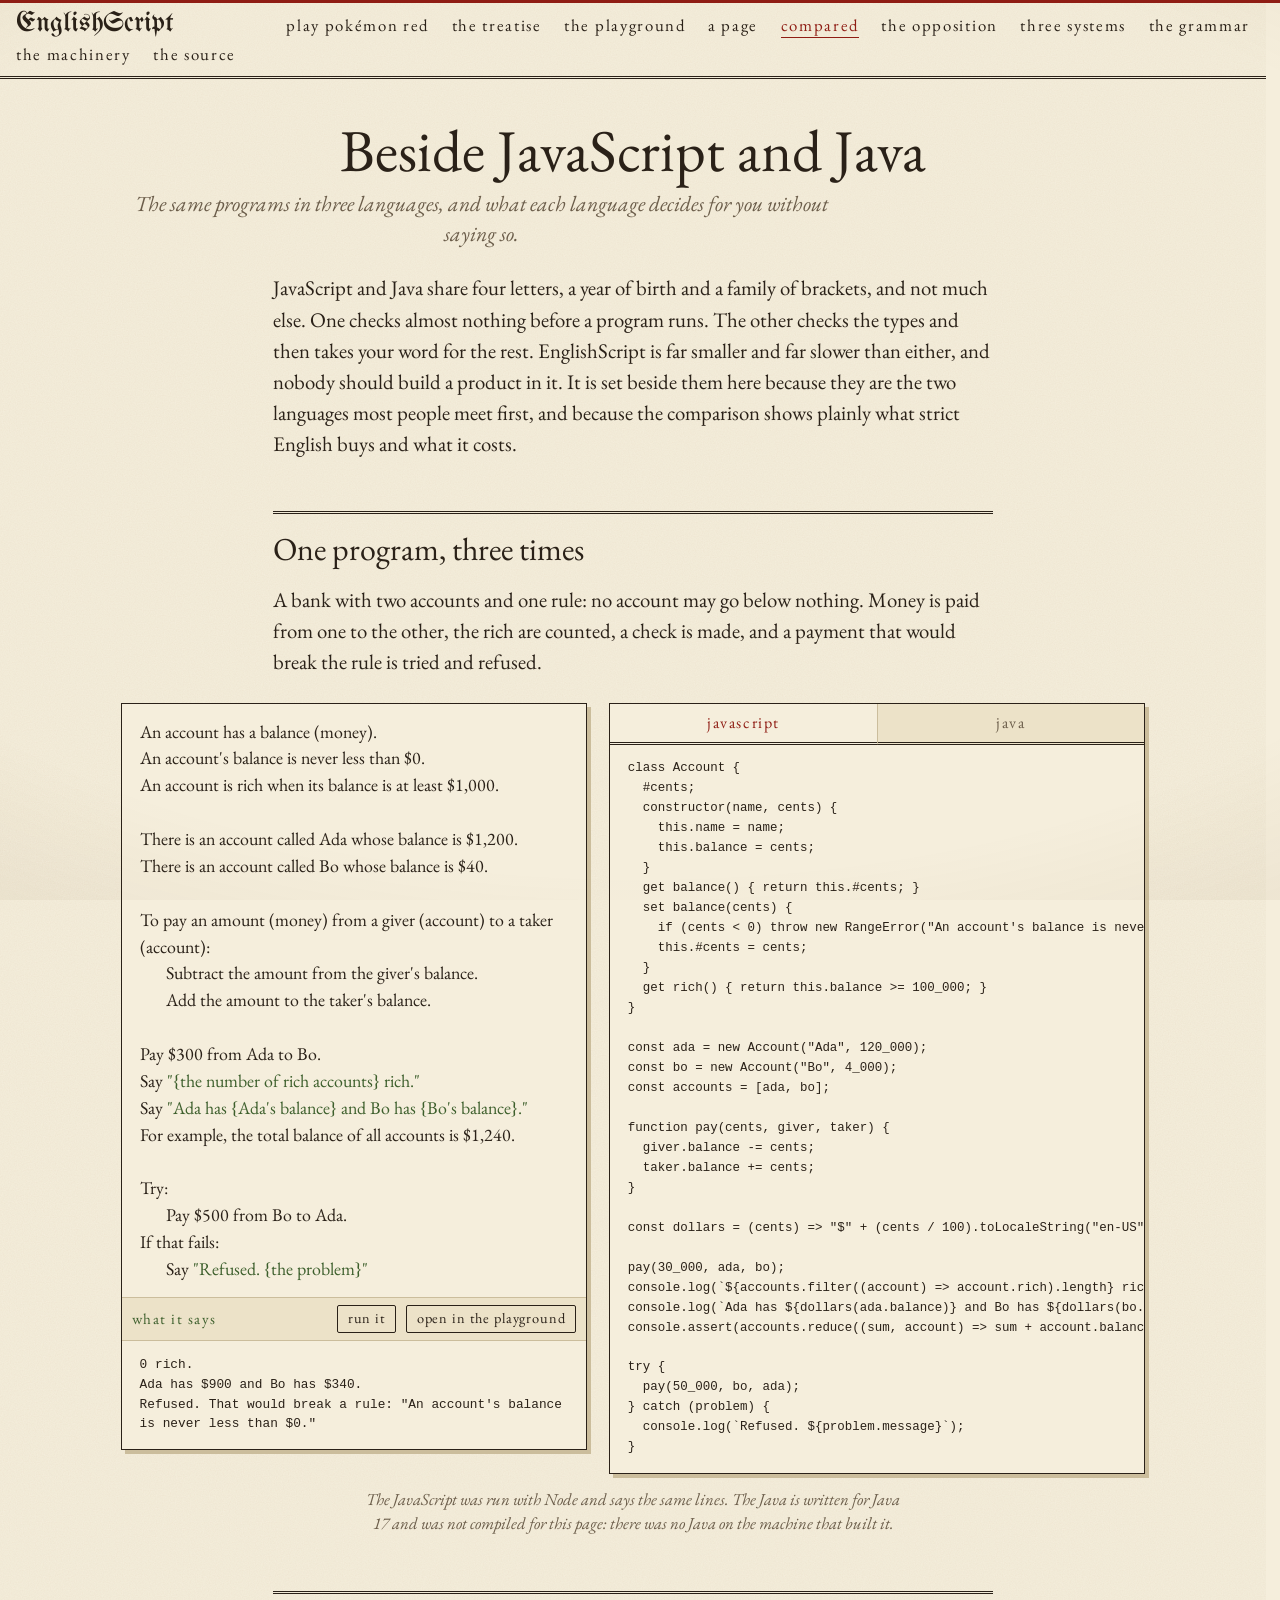
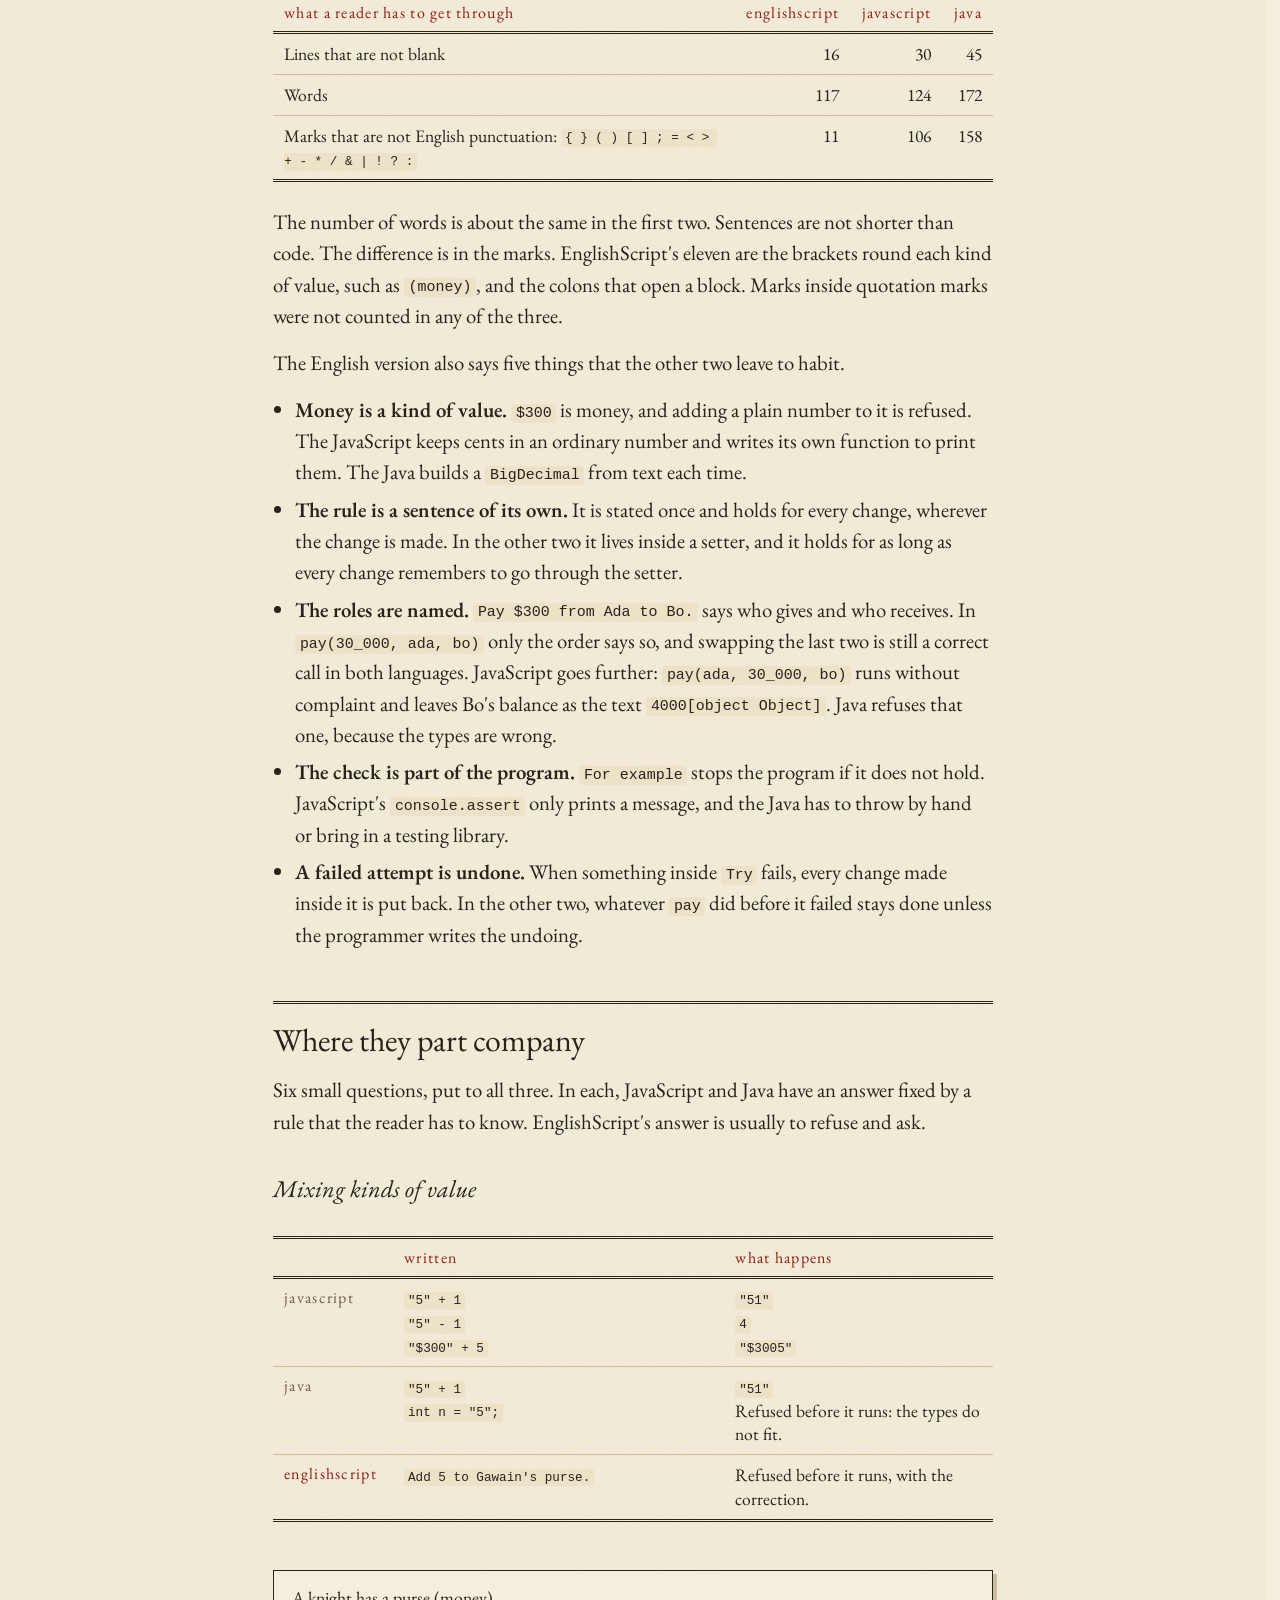
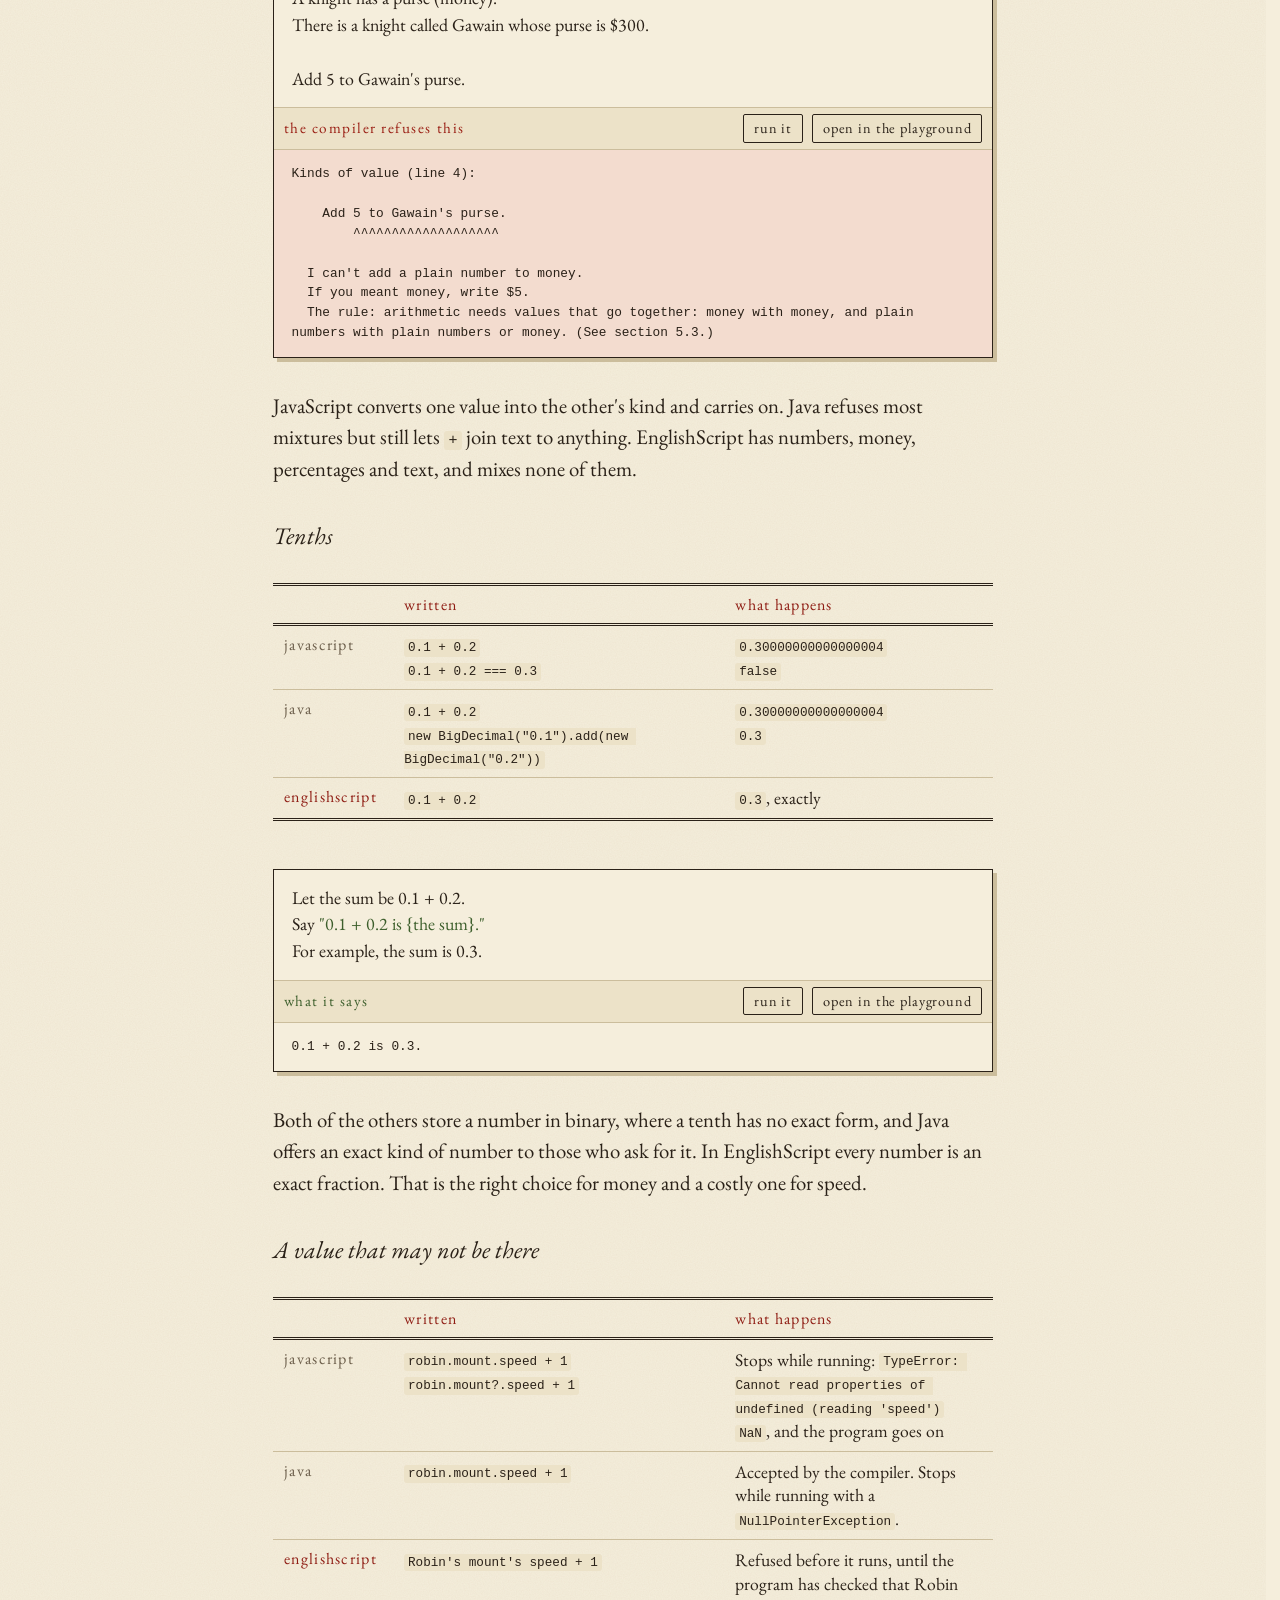
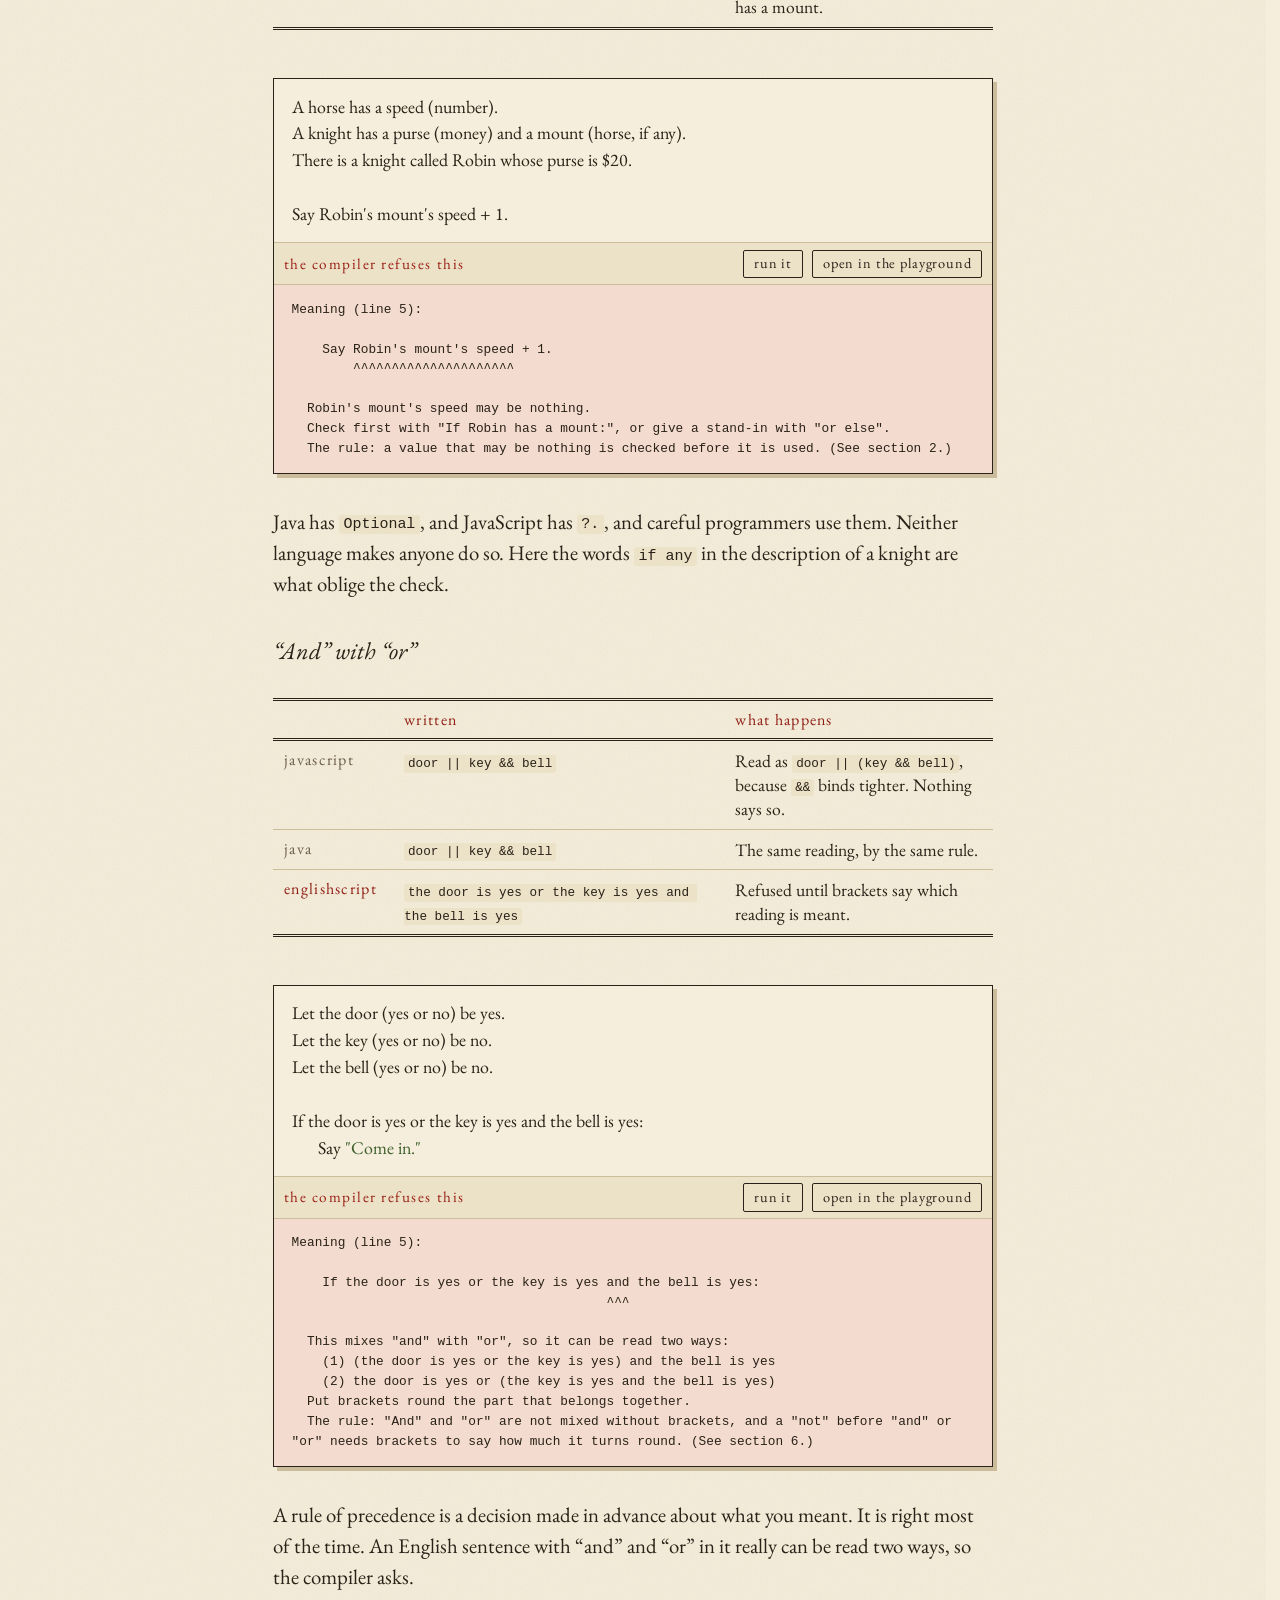
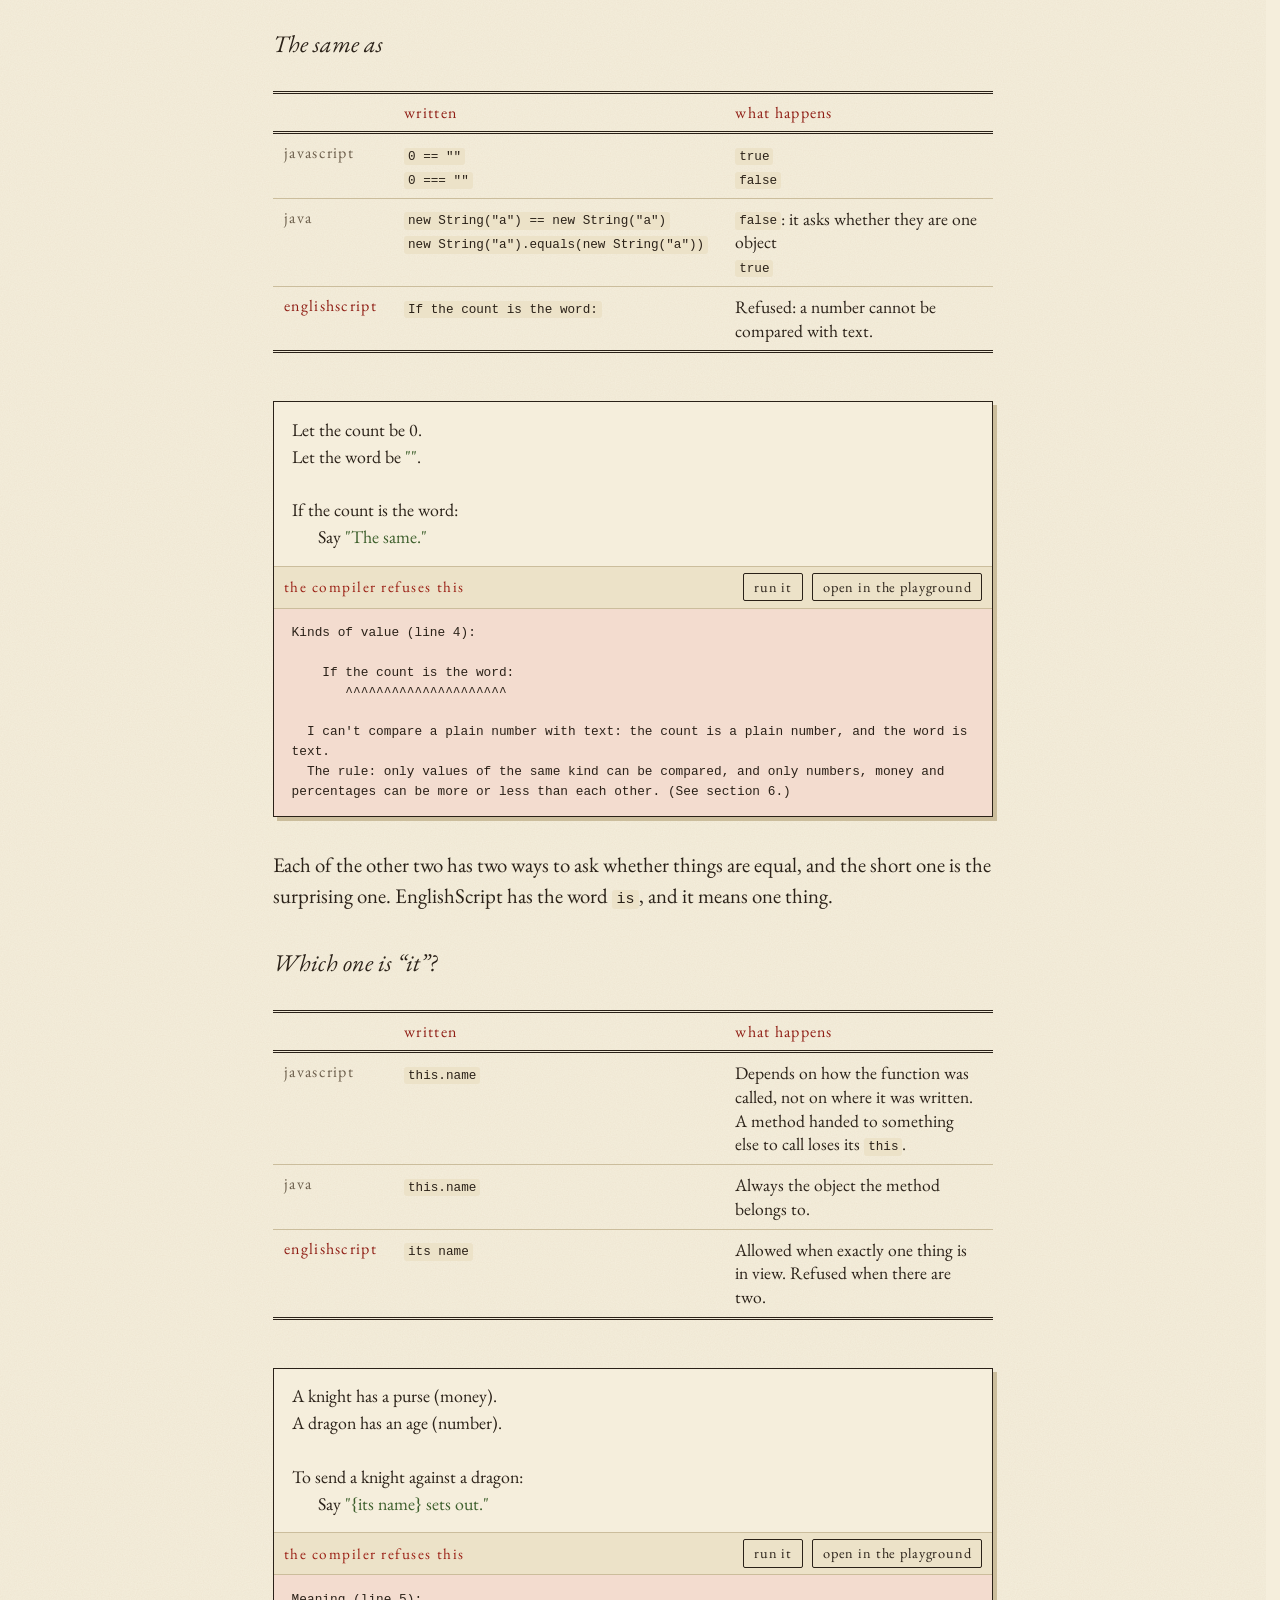
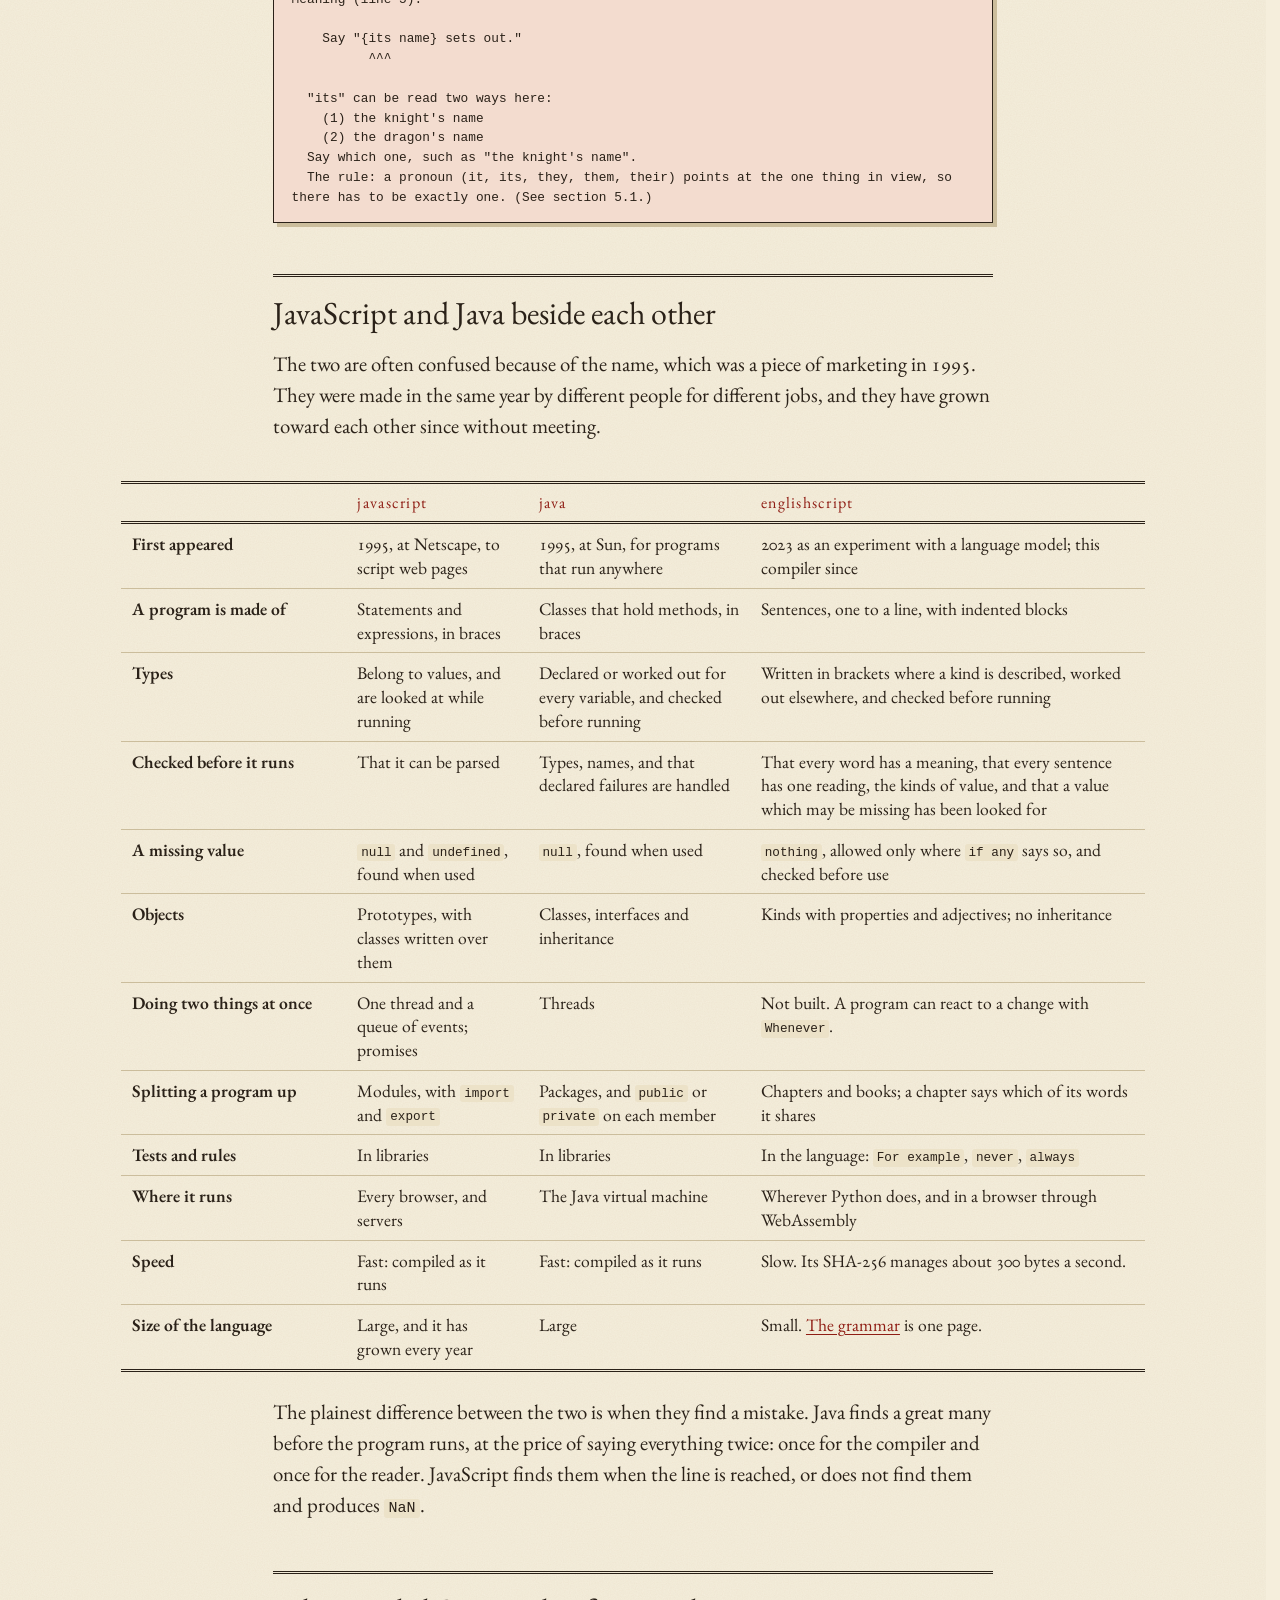
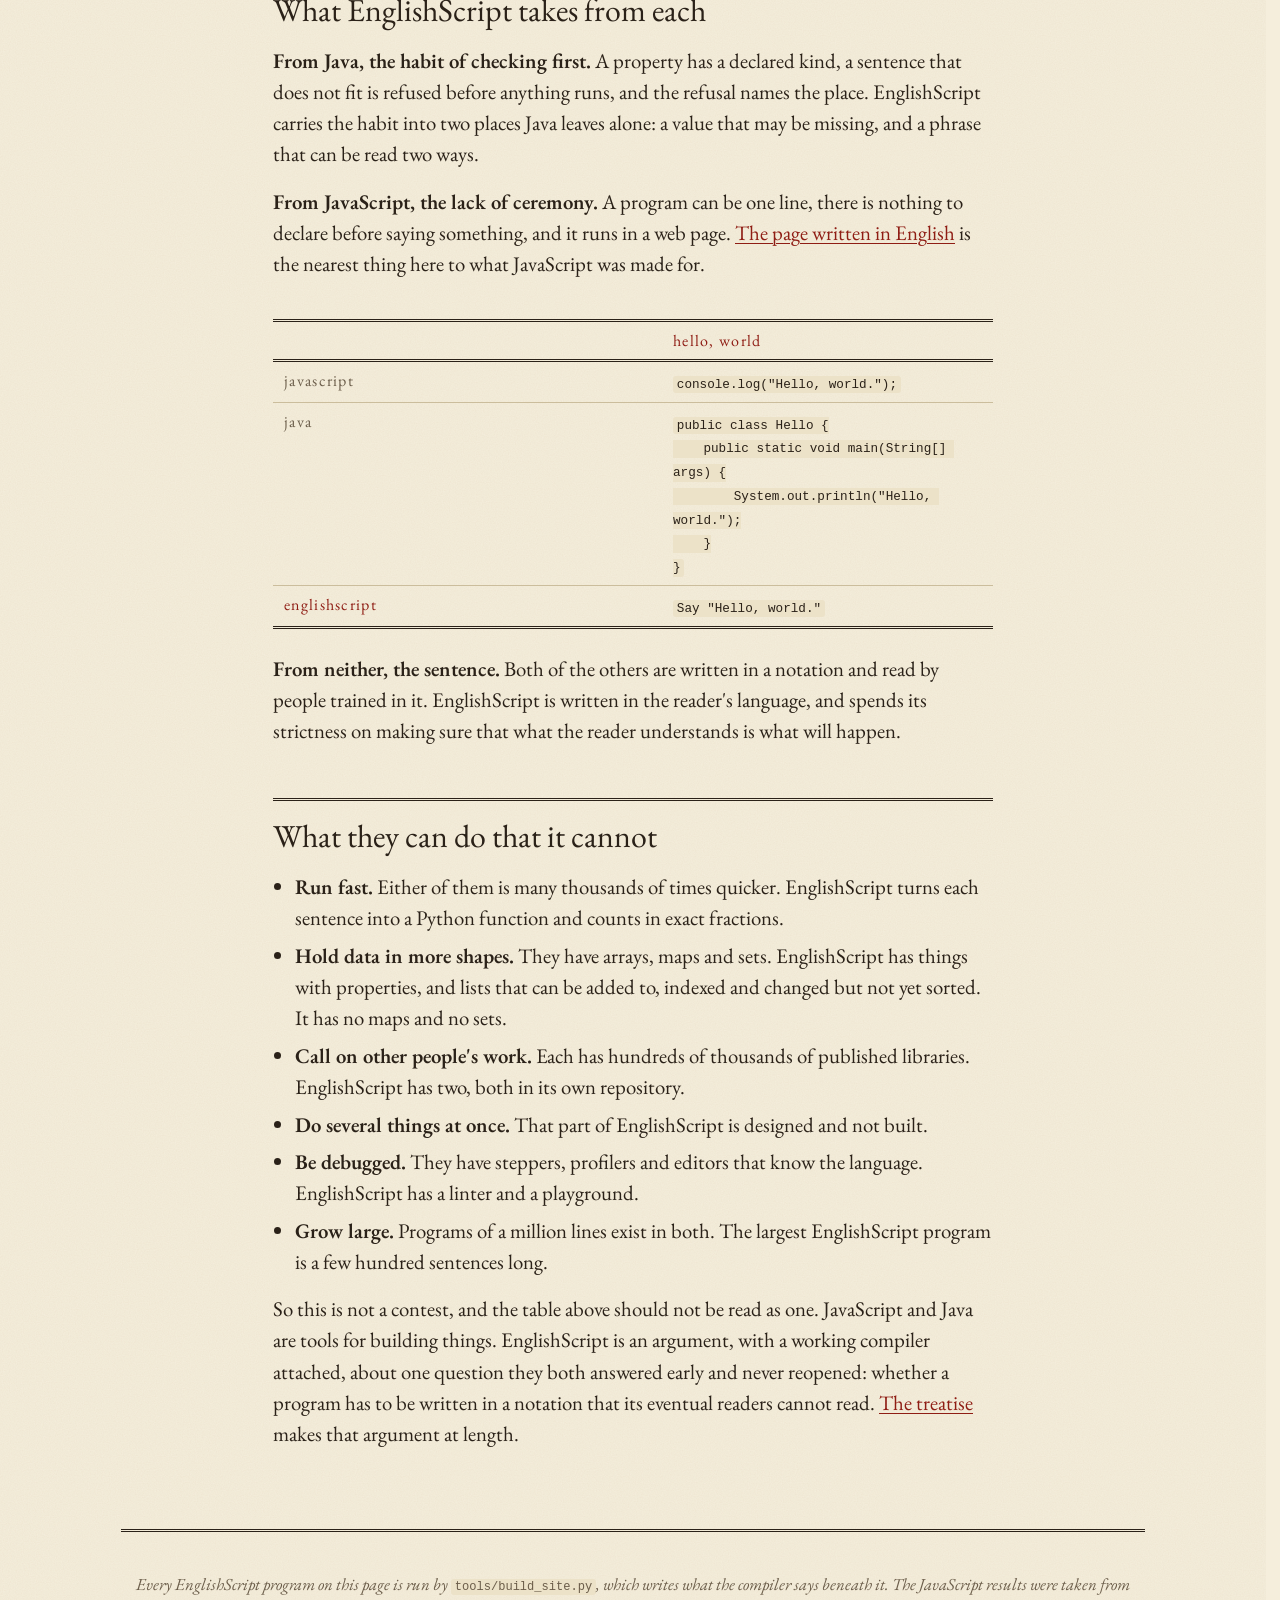
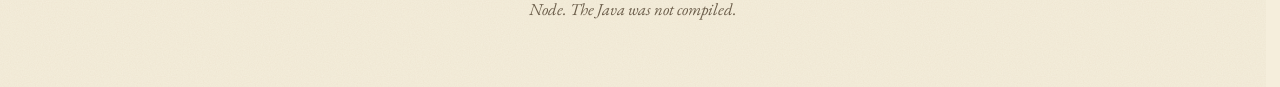
<file: docs/compare.html>
<!doctype html>
<html lang="en">
<head>
<meta charset="utf-8">
<meta name="viewport" content="width=device-width, initial-scale=1">
<meta name="theme-color" content="#f5eedc">
<title>EnglishScript beside JavaScript and Java</title>
<link rel="canonical" href="https://monstercameron.github.io/EnglishScript/compare.html">
<link rel="icon" href="assets/favicon.ico">
<link rel="icon" type="image/png" sizes="32x32" href="assets/favicon-32.png">
<link rel="apple-touch-icon" sizes="180x180" href="assets/apple-touch-icon.png">
<meta property="og:title" content="EnglishScript beside JavaScript and Java">
<meta property="og:description" content="The same programs in EnglishScript, JavaScript and Java, and what each language decides for you: mixed types, missing values, precedence, equality, and what a reader has to get through.">
<meta property="og:url" content="https://monstercameron.github.io/EnglishScript/compare.html">
<meta property="og:type" content="website">
<meta property="og:site_name" content="EnglishScript">
<meta property="og:image" content="https://monstercameron.github.io/EnglishScript/assets/social-preview.png">
<meta property="og:image:alt" content="EnglishScript and a dragon program written in English.">
<meta property="og:image:width" content="1200">
<meta property="og:image:height" content="630">
<meta property="og:image:type" content="image/png">
<meta name="twitter:card" content="summary_large_image">
<meta name="twitter:title" content="EnglishScript beside JavaScript and Java">
<meta name="twitter:description" content="The same programs in EnglishScript, JavaScript and Java, and what each language decides for you: mixed types, missing values, precedence, equality, and what a reader has to get through.">
<meta name="twitter:image" content="https://monstercameron.github.io/EnglishScript/assets/social-preview.png">
<meta name="twitter:image:alt" content="EnglishScript and a dragon program written in English.">
<meta name="description" content="The same programs in EnglishScript, JavaScript and Java, and what each language decides for you: mixed types, missing values, precedence, equality, and what a reader has to get through.">
<link rel="preconnect" href="https://fonts.googleapis.com">
<link rel="preconnect" href="https://fonts.gstatic.com" crossorigin>
<link rel="stylesheet" href="https://fonts.googleapis.com/css2?family=EB+Garamond:ital,wght@0,400;0,500;0,600;1,400;1,500&amp;family=IM+Fell+English:ital@0;1&amp;family=IM+Fell+English+SC&amp;family=UnifrakturMaguntia&amp;display=swap">
<link rel="stylesheet" href="assets/english.css">
<style>
  .doc.plain.wide { max-width: 66rem; }
  .doc article > p, .doc article > h1, .doc article > h2, .doc article > h3, .doc article > ul, .doc article > .narrow { max-width: 45rem; margin-left: auto; margin-right: auto; }
  .doc article > h1, .doc article > .standfirst { text-align: center; }

  /* A program in EnglishScript, and beside it the same program in the other two. */
  .beside { display: grid; grid-template-columns: minmax(0, 1fr); gap: 1.4rem; align-items: start; margin: 1.6rem 0 0.6rem; }
  @media (min-width: 940px) { .beside { grid-template-columns: minmax(0, 1fr) minmax(0, 1.15fr); } }
  .beside figure.snippet { margin: 0; }
  .beside + .caption { font: italic 1.05rem/1.4 var(--fell); color: var(--muted); text-align: center; margin: 0.9rem auto 2rem; max-width: 45rem; text-wrap: balance; }
  .other { display: flex; flex-wrap: wrap; position: relative; }
  .other input { position: absolute; opacity: 0; pointer-events: none; }
  .other label {
    flex: 1; text-align: center; font: 1rem var(--caps); letter-spacing: 0.1em; text-transform: lowercase; cursor: pointer;
    padding: 0.5rem 0.6rem 0.55rem; color: var(--muted); background: var(--panel); border-bottom: 3px double var(--ink);
    transition: color 0.2s ease, background-color 0.2s ease;
  }
  .other label + input + label { border-left: 1px solid var(--rule); }
  .other input:checked + label { color: var(--accent); background: var(--bg); }
  .other input:focus-visible + label { outline: 2px solid var(--focus); outline-offset: -2px; }
  .other pre.code { display: none; flex: 0 0 100%; min-width: 0; }
  .other input:nth-of-type(1):checked ~ pre.js, .other input:nth-of-type(2):checked ~ pre.java { display: block; }
  pre.code { margin: 0; padding: 0.9rem 1.1rem; font: 0.78rem/1.6 var(--mono); font-variant-numeric: normal; white-space: pre; overflow-x: auto; tab-size: 4; font-variant-ligatures: none; }
  @media (prefers-reduced-motion: no-preference) { .other pre.code { animation: line-in 0.3s ease-out both; } }

  /* A ledger of one question put to all three. */
  table.three td:first-child, table.three th:first-child { width: 7.5rem; font: 1rem var(--caps); letter-spacing: 0.08em; text-transform: lowercase; color: var(--muted); white-space: nowrap; }
  table.three td:nth-child(2) { width: 46%; }
  table.three code, table.measure code { white-space: pre-wrap; overflow-wrap: anywhere; }
  table.three tr.ours td:first-child { color: var(--accent); }
  table.measure td:nth-child(n+2), table.measure th:nth-child(n+2) { text-align: right; font-variant-numeric: lining-nums tabular-nums; }
  table.wide td:first-child, table.wide th:first-child { width: 22%; font-weight: 600; }
  .doc article > figure.snippet { max-width: 45rem; margin-left: auto; margin-right: auto; }
</style>
</head>
<body>

<nav class="sitenav" aria-label="The pages of this site">
  <div class="inner">
    <a class="home" href="./">EnglishScript</a>
    <a class="page" href="red/index.html">Play Pokémon Red</a>
    <a class="page" href="./">The treatise</a>
    <a class="page" href="playground.html">The playground</a>
    <a class="page" href="todo.html">A page</a>
    <a class="page" href="compare.html" aria-current="page">Compared</a>
    <a class="page" href="opposition.html">The opposition</a>
    <a class="page" href="systems.html">Three systems</a>
    <a class="page" href="reference.html">The grammar</a>
    <a class="page" href="how.html">The machinery</a>
    <a class="page" href="https://github.com/monstercameron/EnglishScript">The source</a>
  </div>
</nav>

<main class="doc plain wide">
<article>

<h1>Beside JavaScript and Java</h1>
<p class="standfirst">The same programs in three languages, and what each language decides for you without saying so.</p>

<p>JavaScript and Java share four letters, a year of birth and a family of brackets, and not much else. One checks almost nothing before a program runs. The other checks the types and then takes your word for the rest. EnglishScript is far smaller and far slower than either, and nobody should build a product in it. It is set beside them here because they are the two languages most people meet first, and because the comparison shows plainly what strict English buys and what it costs.</p>

<h2 id="same">One program, three times</h2>

<p>A bank with two accounts and one rule: no account may go below nothing. Money is paid from one to the other, the rich are counted, a check is made, and a payment that would break the rule is tried and refused.</p>

<div class="beside">
<figure class="snippet">
<pre class="program" data-expect="ok">An account has a balance (money).
An account's balance is never less than $0.
An account is rich when its balance is at least $1,000.

There is an account called Ada whose balance is $1,200.
There is an account called Bo whose balance is $40.

To pay an amount (money) from a giver (account) to a taker (account):
  Subtract the amount from the giver's balance.
  Add the amount to the taker's balance.

Pay $300 from Ada to Bo.
Say "{the number of rich accounts} rich."
Say "Ada has {Ada's balance} and Bo has {Bo's balance}."
For example, the total balance of all accounts is $1,240.

Try:
  Pay $500 from Bo to Ada.
If that fails:
  Say "Refused. {the problem}"</pre>
<pre class="output">0 rich.
Ada has $900 and Bo has $340.
Refused. That would break a rule: "An account's balance is never less than $0."</pre>
</figure>
<div class="pane other">
  <input type="radio" name="bank" id="bank-js" checked><label for="bank-js">JavaScript</label>
  <input type="radio" name="bank" id="bank-java"><label for="bank-java">Java</label>
  <pre class="code js">class Account {
  #cents;
  constructor(name, cents) {
    this.name = name;
    this.balance = cents;
  }
  get balance() { return this.#cents; }
  set balance(cents) {
    if (cents &lt; 0) throw new RangeError("An account's balance is never less than $0.");
    this.#cents = cents;
  }
  get rich() { return this.balance &gt;= 100_000; }
}

const ada = new Account("Ada", 120_000);
const bo = new Account("Bo", 4_000);
const accounts = [ada, bo];

function pay(cents, giver, taker) {
  giver.balance -= cents;
  taker.balance += cents;
}

const dollars = (cents) =&gt; "$" + (cents / 100).toLocaleString("en-US");

pay(30_000, ada, bo);
console.log(`${accounts.filter((account) =&gt; account.rich).length} rich.`);
console.log(`Ada has ${dollars(ada.balance)} and Bo has ${dollars(bo.balance)}.`);
console.assert(accounts.reduce((sum, account) =&gt; sum + account.balance, 0) === 124_000);

try {
  pay(50_000, bo, ada);
} catch (problem) {
  console.log(`Refused. ${problem.message}`);
}</pre>
  <pre class="code java">import java.math.BigDecimal;
import java.util.List;

final class Account {
    final String name;
    private BigDecimal balance;

    Account(String name, String balance) {
        this.name = name;
        setBalance(new BigDecimal(balance));
    }

    BigDecimal balance() {
        return balance;
    }

    void setBalance(BigDecimal value) {
        if (value.signum() &lt; 0) {
            throw new IllegalStateException("An account's balance is never less than $0.");
        }
        balance = value;
    }

    boolean isRich() {
        return balance.compareTo(new BigDecimal("1000")) &gt;= 0;
    }
}

public class Bank {
    static void pay(BigDecimal amount, Account giver, Account taker) {
        giver.setBalance(giver.balance().subtract(amount));
        taker.setBalance(taker.balance().add(amount));
    }

    public static void main(String[] args) {
        var ada = new Account("Ada", "1200");
        var bo = new Account("Bo", "40");
        var accounts = List.of(ada, bo);

        pay(new BigDecimal("300"), ada, bo);
        System.out.println(accounts.stream().filter(Account::isRich).count() + " rich.");
        System.out.println("Ada has $" + ada.balance() + " and Bo has $" + bo.balance() + ".");

        var total = accounts.stream().map(Account::balance).reduce(BigDecimal.ZERO, BigDecimal::add);
        if (total.compareTo(new BigDecimal("1240")) != 0) {
            throw new AssertionError("The total is " + total);
        }

        try {
            pay(new BigDecimal("500"), bo, ada);
        } catch (IllegalStateException problem) {
            System.out.println("Refused. " + problem.getMessage());
        }
    }
}</pre>
</div>
</div>
<p class="caption">The JavaScript was run with Node and says the same lines. The Java is written for Java 17 and was not compiled for this page: there was no Java on the machine that built it.</p>

<div class="scroll narrow">
<table class="measure">
  <thead><tr><th>What a reader has to get through</th><th>EnglishScript</th><th>JavaScript</th><th>Java</th></tr></thead>
  <tbody>
    <tr><td>Lines that are not blank</td><td>16</td><td>30</td><td>45</td></tr>
    <tr><td>Words</td><td>117</td><td>124</td><td>172</td></tr>
    <tr><td>Marks that are not English punctuation: <code>{ } ( ) [ ] ; = &lt; &gt; + - * / &amp; | ! ? :</code></td><td>11</td><td>106</td><td>158</td></tr>
  </tbody>
</table>
</div>

<p>The number of words is about the same in the first two. Sentences are not shorter than code. The difference is in the marks. EnglishScript's eleven are the brackets round each kind of value, such as <code>(money)</code>, and the colons that open a block. Marks inside quotation marks were not counted in any of the three.</p>

<p>The English version also says five things that the other two leave to habit.</p>

<ul>
  <li><strong>Money is a kind of value.</strong> <code>$300</code> is money, and adding a plain number to it is refused. The JavaScript keeps cents in an ordinary number and writes its own function to print them. The Java builds a <code>BigDecimal</code> from text each time.</li>
  <li><strong>The rule is a sentence of its own.</strong> It is stated once and holds for every change, wherever the change is made. In the other two it lives inside a setter, and it holds for as long as every change remembers to go through the setter.</li>
  <li><strong>The roles are named.</strong> <code>Pay $300 from Ada to Bo.</code> says who gives and who receives. In <code>pay(30_000, ada, bo)</code> only the order says so, and swapping the last two is still a correct call in both languages. JavaScript goes further: <code>pay(ada, 30_000, bo)</code> runs without complaint and leaves Bo's balance as the text <code>4000[object Object]</code>. Java refuses that one, because the types are wrong.</li>
  <li><strong>The check is part of the program.</strong> <code>For example</code> stops the program if it does not hold. JavaScript's <code>console.assert</code> only prints a message, and the Java has to throw by hand or bring in a testing library.</li>
  <li><strong>A failed attempt is undone.</strong> When something inside <code>Try</code> fails, every change made inside it is put back. In the other two, whatever <code>pay</code> did before it failed stays done unless the programmer writes the undoing.</li>
</ul>

<h2 id="apart">Where they part company</h2>

<p>Six small questions, put to all three. In each, JavaScript and Java have an answer fixed by a rule that the reader has to know. EnglishScript's answer is usually to refuse and ask.</p>

<h3>Mixing kinds of value</h3>
<div class="scroll narrow">
<table class="three">
  <thead><tr><th></th><th>Written</th><th>What happens</th></tr></thead>
  <tbody>
    <tr><td>JavaScript</td><td><code>"5" + 1</code><br><code>"5" - 1</code><br><code>"$300" + 5</code></td><td><code>"51"</code><br><code>4</code><br><code>"$3005"</code></td></tr>
    <tr><td>Java</td><td><code>"5" + 1</code><br><code>int n = "5";</code></td><td><code>"51"</code><br>Refused before it runs: the types do not fit.</td></tr>
    <tr class="ours"><td>EnglishScript</td><td><code>Add 5 to Gawain's purse.</code></td><td>Refused before it runs, with the correction.</td></tr>
  </tbody>
</table>
</div>
<figure class="snippet">
<pre class="program" data-expect="refused">A knight has a purse (money).
There is a knight called Gawain whose purse is $300.

Add 5 to Gawain's purse.</pre>
<pre class="output refused">Kinds of value (line 4):

    Add 5 to Gawain's purse.
        ^^^^^^^^^^^^^^^^^^^

  I can't add a plain number to money.
  If you meant money, write $5.
  The rule: arithmetic needs values that go together: money with money, and plain numbers with plain numbers or money. (See section 5.3.)</pre>
</figure>
<p>JavaScript converts one value into the other's kind and carries on. Java refuses most mixtures but still lets <code>+</code> join text to anything. EnglishScript has numbers, money, percentages and text, and mixes none of them.</p>

<h3>Tenths</h3>
<div class="scroll narrow">
<table class="three">
  <thead><tr><th></th><th>Written</th><th>What happens</th></tr></thead>
  <tbody>
    <tr><td>JavaScript</td><td><code>0.1 + 0.2</code><br><code>0.1 + 0.2 === 0.3</code></td><td><code>0.30000000000000004</code><br><code>false</code></td></tr>
    <tr><td>Java</td><td><code>0.1 + 0.2</code><br><code>new BigDecimal("0.1").add(new BigDecimal("0.2"))</code></td><td><code>0.30000000000000004</code><br><code>0.3</code></td></tr>
    <tr class="ours"><td>EnglishScript</td><td><code>0.1 + 0.2</code></td><td><code>0.3</code>, exactly</td></tr>
  </tbody>
</table>
</div>
<figure class="snippet">
<pre class="program" data-expect="ok">Let the sum be 0.1 + 0.2.
Say "0.1 + 0.2 is {the sum}."
For example, the sum is 0.3.</pre>
<pre class="output">0.1 + 0.2 is 0.3.</pre>
</figure>
<p>Both of the others store a number in binary, where a tenth has no exact form, and Java offers an exact kind of number to those who ask for it. In EnglishScript every number is an exact fraction. That is the right choice for money and a costly one for speed.</p>

<h3>A value that may not be there</h3>
<div class="scroll narrow">
<table class="three">
  <thead><tr><th></th><th>Written</th><th>What happens</th></tr></thead>
  <tbody>
    <tr><td>JavaScript</td><td><code>robin.mount.speed + 1</code><br><code>robin.mount?.speed + 1</code></td><td>Stops while running: <code>TypeError: Cannot read properties of undefined (reading 'speed')</code><br><code>NaN</code>, and the program goes on</td></tr>
    <tr><td>Java</td><td><code>robin.mount.speed + 1</code></td><td>Accepted by the compiler. Stops while running with a <code>NullPointerException</code>.</td></tr>
    <tr class="ours"><td>EnglishScript</td><td><code>Robin's mount's speed + 1</code></td><td>Refused before it runs, until the program has checked that Robin has a mount.</td></tr>
  </tbody>
</table>
</div>
<figure class="snippet">
<pre class="program" data-expect="refused">A horse has a speed (number).
A knight has a purse (money) and a mount (horse, if any).
There is a knight called Robin whose purse is $20.

Say Robin's mount's speed + 1.</pre>
<pre class="output refused">Meaning (line 5):

    Say Robin's mount's speed + 1.
        ^^^^^^^^^^^^^^^^^^^^^

  Robin's mount's speed may be nothing.
  Check first with "If Robin has a mount:", or give a stand-in with "or else".
  The rule: a value that may be nothing is checked before it is used. (See section 2.)</pre>
</figure>
<p>Java has <code>Optional</code>, and JavaScript has <code>?.</code>, and careful programmers use them. Neither language makes anyone do so. Here the words <code>if any</code> in the description of a knight are what oblige the check.</p>

<h3>“And” with “or”</h3>
<div class="scroll narrow">
<table class="three">
  <thead><tr><th></th><th>Written</th><th>What happens</th></tr></thead>
  <tbody>
    <tr><td>JavaScript</td><td><code>door || key &amp;&amp; bell</code></td><td>Read as <code>door || (key &amp;&amp; bell)</code>, because <code>&amp;&amp;</code> binds tighter. Nothing says so.</td></tr>
    <tr><td>Java</td><td><code>door || key &amp;&amp; bell</code></td><td>The same reading, by the same rule.</td></tr>
    <tr class="ours"><td>EnglishScript</td><td><code>the door is yes or the key is yes and the bell is yes</code></td><td>Refused until brackets say which reading is meant.</td></tr>
  </tbody>
</table>
</div>
<figure class="snippet">
<pre class="program" data-expect="refused">Let the door (yes or no) be yes.
Let the key (yes or no) be no.
Let the bell (yes or no) be no.

If the door is yes or the key is yes and the bell is yes:
  Say "Come in."</pre>
<pre class="output refused">Meaning (line 5):

    If the door is yes or the key is yes and the bell is yes:
                                         ^^^

  This mixes "and" with "or", so it can be read two ways:
    (1) (the door is yes or the key is yes) and the bell is yes
    (2) the door is yes or (the key is yes and the bell is yes)
  Put brackets round the part that belongs together.
  The rule: "And" and "or" are not mixed without brackets, and a "not" before "and" or "or" needs brackets to say how much it turns round. (See section 6.)</pre>
</figure>
<p>A rule of precedence is a decision made in advance about what you meant. It is right most of the time. An English sentence with “and” and “or” in it really can be read two ways, so the compiler asks.</p>

<h3>The same as</h3>
<div class="scroll narrow">
<table class="three">
  <thead><tr><th></th><th>Written</th><th>What happens</th></tr></thead>
  <tbody>
    <tr><td>JavaScript</td><td><code>0 == ""</code><br><code>0 === ""</code></td><td><code>true</code><br><code>false</code></td></tr>
    <tr><td>Java</td><td><code>new String("a") == new String("a")</code><br><code>new String("a").equals(new String("a"))</code></td><td><code>false</code>: it asks whether they are one object<br><code>true</code></td></tr>
    <tr class="ours"><td>EnglishScript</td><td><code>If the count is the word:</code></td><td>Refused: a number cannot be compared with text.</td></tr>
  </tbody>
</table>
</div>
<figure class="snippet">
<pre class="program" data-expect="refused">Let the count be 0.
Let the word be "".

If the count is the word:
  Say "The same."</pre>
<pre class="output refused">Kinds of value (line 4):

    If the count is the word:
       ^^^^^^^^^^^^^^^^^^^^^

  I can't compare a plain number with text: the count is a plain number, and the word is text.
  The rule: only values of the same kind can be compared, and only numbers, money and percentages can be more or less than each other. (See section 6.)</pre>
</figure>
<p>Each of the other two has two ways to ask whether things are equal, and the short one is the surprising one. EnglishScript has the word <code>is</code>, and it means one thing.</p>

<h3>Which one is “it”?</h3>
<div class="scroll narrow">
<table class="three">
  <thead><tr><th></th><th>Written</th><th>What happens</th></tr></thead>
  <tbody>
    <tr><td>JavaScript</td><td><code>this.name</code></td><td>Depends on how the function was called, not on where it was written. A method handed to something else to call loses its <code>this</code>.</td></tr>
    <tr><td>Java</td><td><code>this.name</code></td><td>Always the object the method belongs to.</td></tr>
    <tr class="ours"><td>EnglishScript</td><td><code>its name</code></td><td>Allowed when exactly one thing is in view. Refused when there are two.</td></tr>
  </tbody>
</table>
</div>
<figure class="snippet">
<pre class="program" data-expect="refused">A knight has a purse (money).
A dragon has an age (number).

To send a knight against a dragon:
  Say "{its name} sets out."</pre>
<pre class="output refused">Meaning (line 5):

    Say "{its name} sets out."
          ^^^

  "its" can be read two ways here:
    (1) the knight's name
    (2) the dragon's name
  Say which one, such as "the knight's name".
  The rule: a pronoun (it, its, they, them, their) points at the one thing in view, so there has to be exactly one. (See section 5.1.)</pre>
</figure>

<h2 id="pair">JavaScript and Java beside each other</h2>

<p>The two are often confused because of the name, which was a piece of marketing in 1995. They were made in the same year by different people for different jobs, and they have grown toward each other since without meeting.</p>

<div class="scroll">
<table class="wide">
  <thead><tr><th></th><th>JavaScript</th><th>Java</th><th>EnglishScript</th></tr></thead>
  <tbody>
    <tr><td>First appeared</td><td>1995, at Netscape, to script web pages</td><td>1995, at Sun, for programs that run anywhere</td><td>2023 as an experiment with a language model; this compiler since</td></tr>
    <tr><td>A program is made of</td><td>Statements and expressions, in braces</td><td>Classes that hold methods, in braces</td><td>Sentences, one to a line, with indented blocks</td></tr>
    <tr><td>Types</td><td>Belong to values, and are looked at while running</td><td>Declared or worked out for every variable, and checked before running</td><td>Written in brackets where a kind is described, worked out elsewhere, and checked before running</td></tr>
    <tr><td>Checked before it runs</td><td>That it can be parsed</td><td>Types, names, and that declared failures are handled</td><td>That every word has a meaning, that every sentence has one reading, the kinds of value, and that a value which may be missing has been looked for</td></tr>
    <tr><td>A missing value</td><td><code>null</code> and <code>undefined</code>, found when used</td><td><code>null</code>, found when used</td><td><code>nothing</code>, allowed only where <code>if any</code> says so, and checked before use</td></tr>
    <tr><td>Objects</td><td>Prototypes, with classes written over them</td><td>Classes, interfaces and inheritance</td><td>Kinds with properties and adjectives; no inheritance</td></tr>
    <tr><td>Doing two things at once</td><td>One thread and a queue of events; promises</td><td>Threads</td><td>Not built. A program can react to a change with <code>Whenever</code>.</td></tr>
    <tr><td>Splitting a program up</td><td>Modules, with <code>import</code> and <code>export</code></td><td>Packages, and <code>public</code> or <code>private</code> on each member</td><td>Chapters and books; a chapter says which of its words it shares</td></tr>
    <tr><td>Tests and rules</td><td>In libraries</td><td>In libraries</td><td>In the language: <code>For example</code>, <code>never</code>, <code>always</code></td></tr>
    <tr><td>Where it runs</td><td>Every browser, and servers</td><td>The Java virtual machine</td><td>Wherever Python does, and in a browser through WebAssembly</td></tr>
    <tr><td>Speed</td><td>Fast: compiled as it runs</td><td>Fast: compiled as it runs</td><td>Slow. Its SHA-256 manages about 300 bytes a second.</td></tr>
    <tr><td>Size of the language</td><td>Large, and it has grown every year</td><td>Large</td><td>Small. <a href="reference.html">The grammar</a> is one page.</td></tr>
  </tbody>
</table>
</div>

<p>The plainest difference between the two is when they find a mistake. Java finds a great many before the program runs, at the price of saying everything twice: once for the compiler and once for the reader. JavaScript finds them when the line is reached, or does not find them and produces <code>NaN</code>.</p>

<h2 id="takes">What EnglishScript takes from each</h2>

<p><strong>From Java, the habit of checking first.</strong> A property has a declared kind, a sentence that does not fit is refused before anything runs, and the refusal names the place. EnglishScript carries the habit into two places Java leaves alone: a value that may be missing, and a phrase that can be read two ways.</p>

<p><strong>From JavaScript, the lack of ceremony.</strong> A program can be one line, there is nothing to declare before saying something, and it runs in a web page. <a href="todo.html">The page written in English</a> is the nearest thing here to what JavaScript was made for.</p>

<div class="scroll narrow">
<table class="three">
  <thead><tr><th></th><th>Hello, world</th></tr></thead>
  <tbody>
    <tr><td>JavaScript</td><td><code>console.log("Hello, world.");</code></td></tr>
    <tr><td>Java</td><td><code>public class Hello {
    public static void main(String[] args) {
        System.out.println("Hello, world.");
    }
}</code></td></tr>
    <tr class="ours"><td>EnglishScript</td><td><code>Say "Hello, world."</code></td></tr>
  </tbody>
</table>
</div>

<p><strong>From neither, the sentence.</strong> Both of the others are written in a notation and read by people trained in it. EnglishScript is written in the reader's language, and spends its strictness on making sure that what the reader understands is what will happen.</p>

<h2 id="cannot">What they can do that it cannot</h2>

<ul>
  <li><strong>Run fast.</strong> Either of them is many thousands of times quicker. EnglishScript turns each sentence into a Python function and counts in exact fractions.</li>
  <li><strong>Hold data in more shapes.</strong> They have arrays, maps and sets. EnglishScript has things with properties, and lists that can be added to, indexed and changed but not yet sorted. It has no maps and no sets.</li>
  <li><strong>Call on other people's work.</strong> Each has hundreds of thousands of published libraries. EnglishScript has two, both in its own repository.</li>
  <li><strong>Do several things at once.</strong> That part of EnglishScript is designed and not built.</li>
  <li><strong>Be debugged.</strong> They have steppers, profilers and editors that know the language. EnglishScript has a linter and a playground.</li>
  <li><strong>Grow large.</strong> Programs of a million lines exist in both. The largest EnglishScript program is a few hundred sentences long.</li>
</ul>

<p>So this is not a contest, and the table above should not be read as one. JavaScript and Java are tools for building things. EnglishScript is an argument, with a working compiler attached, about one question they both answered early and never reopened: whether a program has to be written in a notation that its eventual readers cannot read. <a href="./">The treatise</a> makes that argument at length.</p>

</article>
<footer class="colophon">
  Every EnglishScript program on this page is run by <code>tools/build_site.py</code>, which writes what the compiler says beneath it. The JavaScript results were taken from Node. The Java was not compiled.
</footer>
</main>

<script type="module">
import("./play/snippets.js").then(({ mountSnippets }) => mountSnippets()).catch(() => {
  for (const figure of document.querySelectorAll("figure.snippet")) {
    const notice = document.createElement("p");
    notice.setAttribute("role", "status");
    notice.textContent = "The controls for this example could not load. Reload the page to try again.";
    figure.querySelector("pre.program").after(notice);
  }
});
</script>
</body>
</html>
</file>
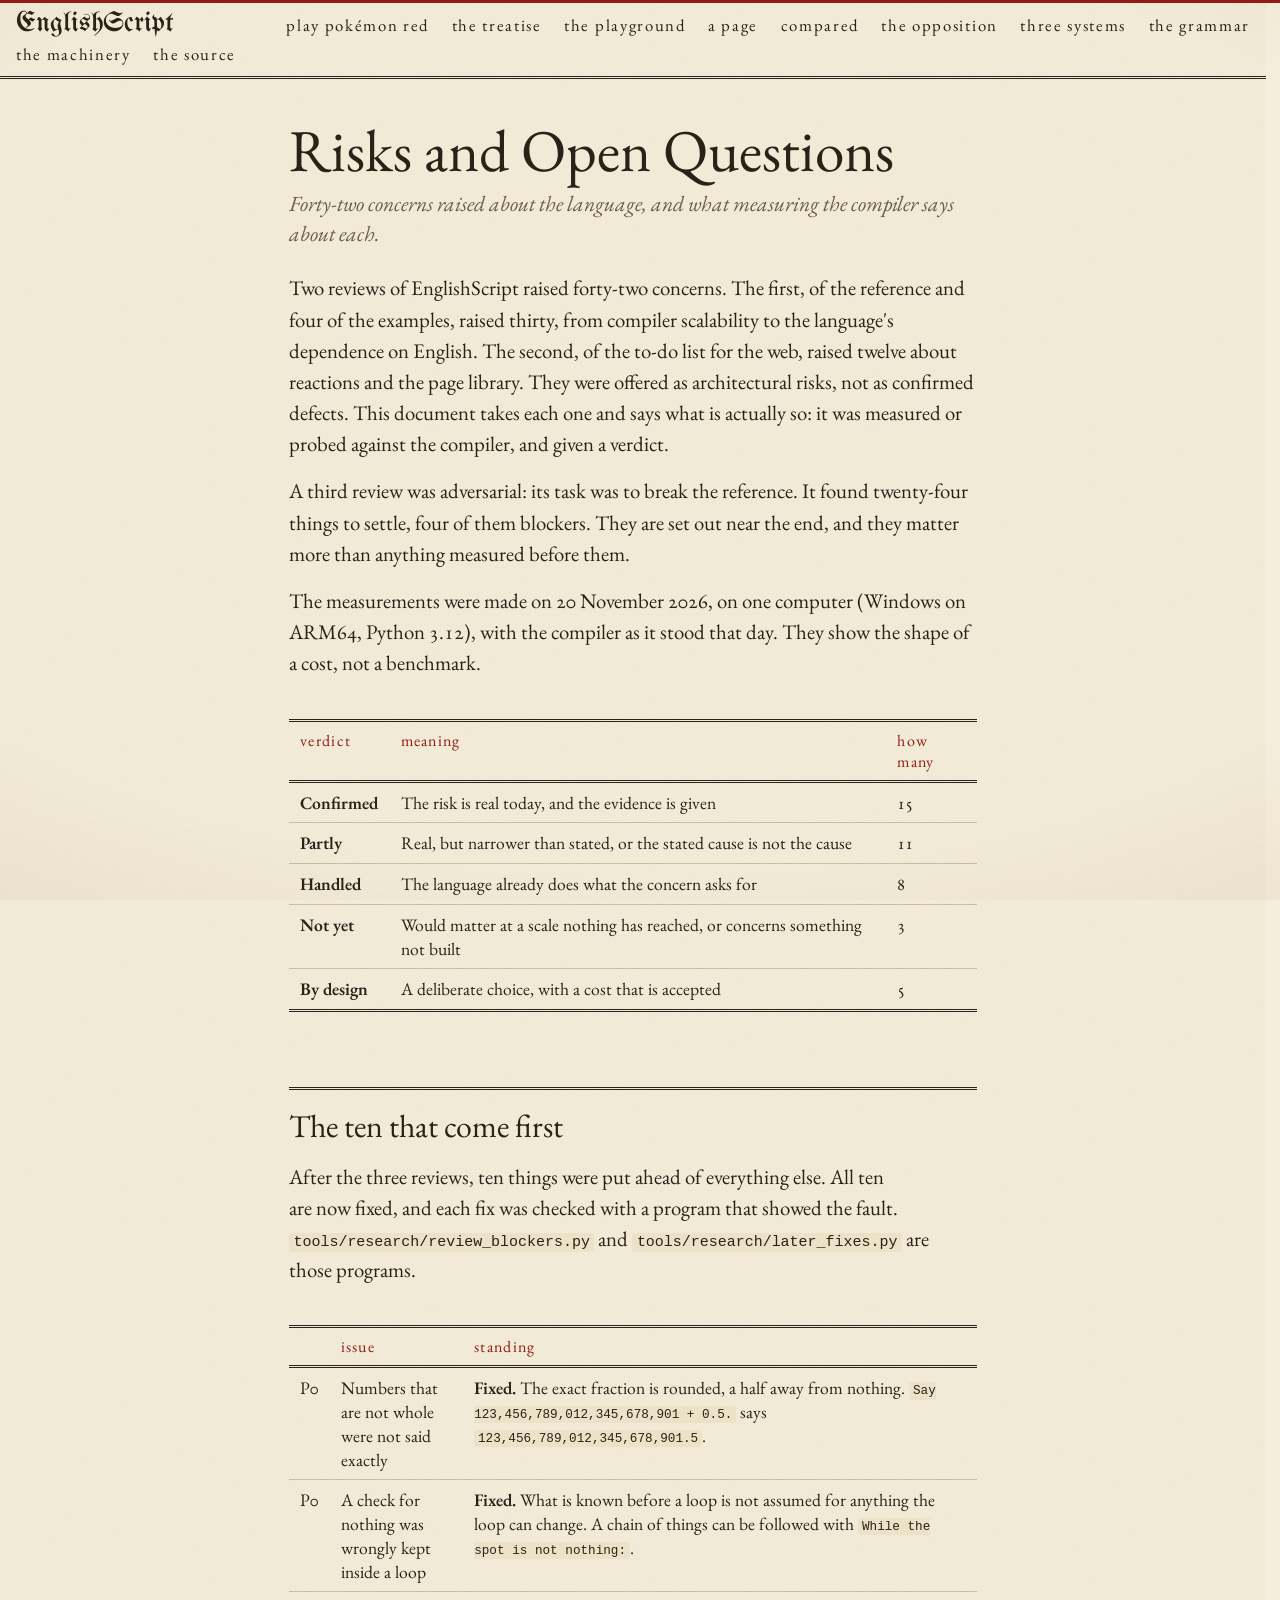
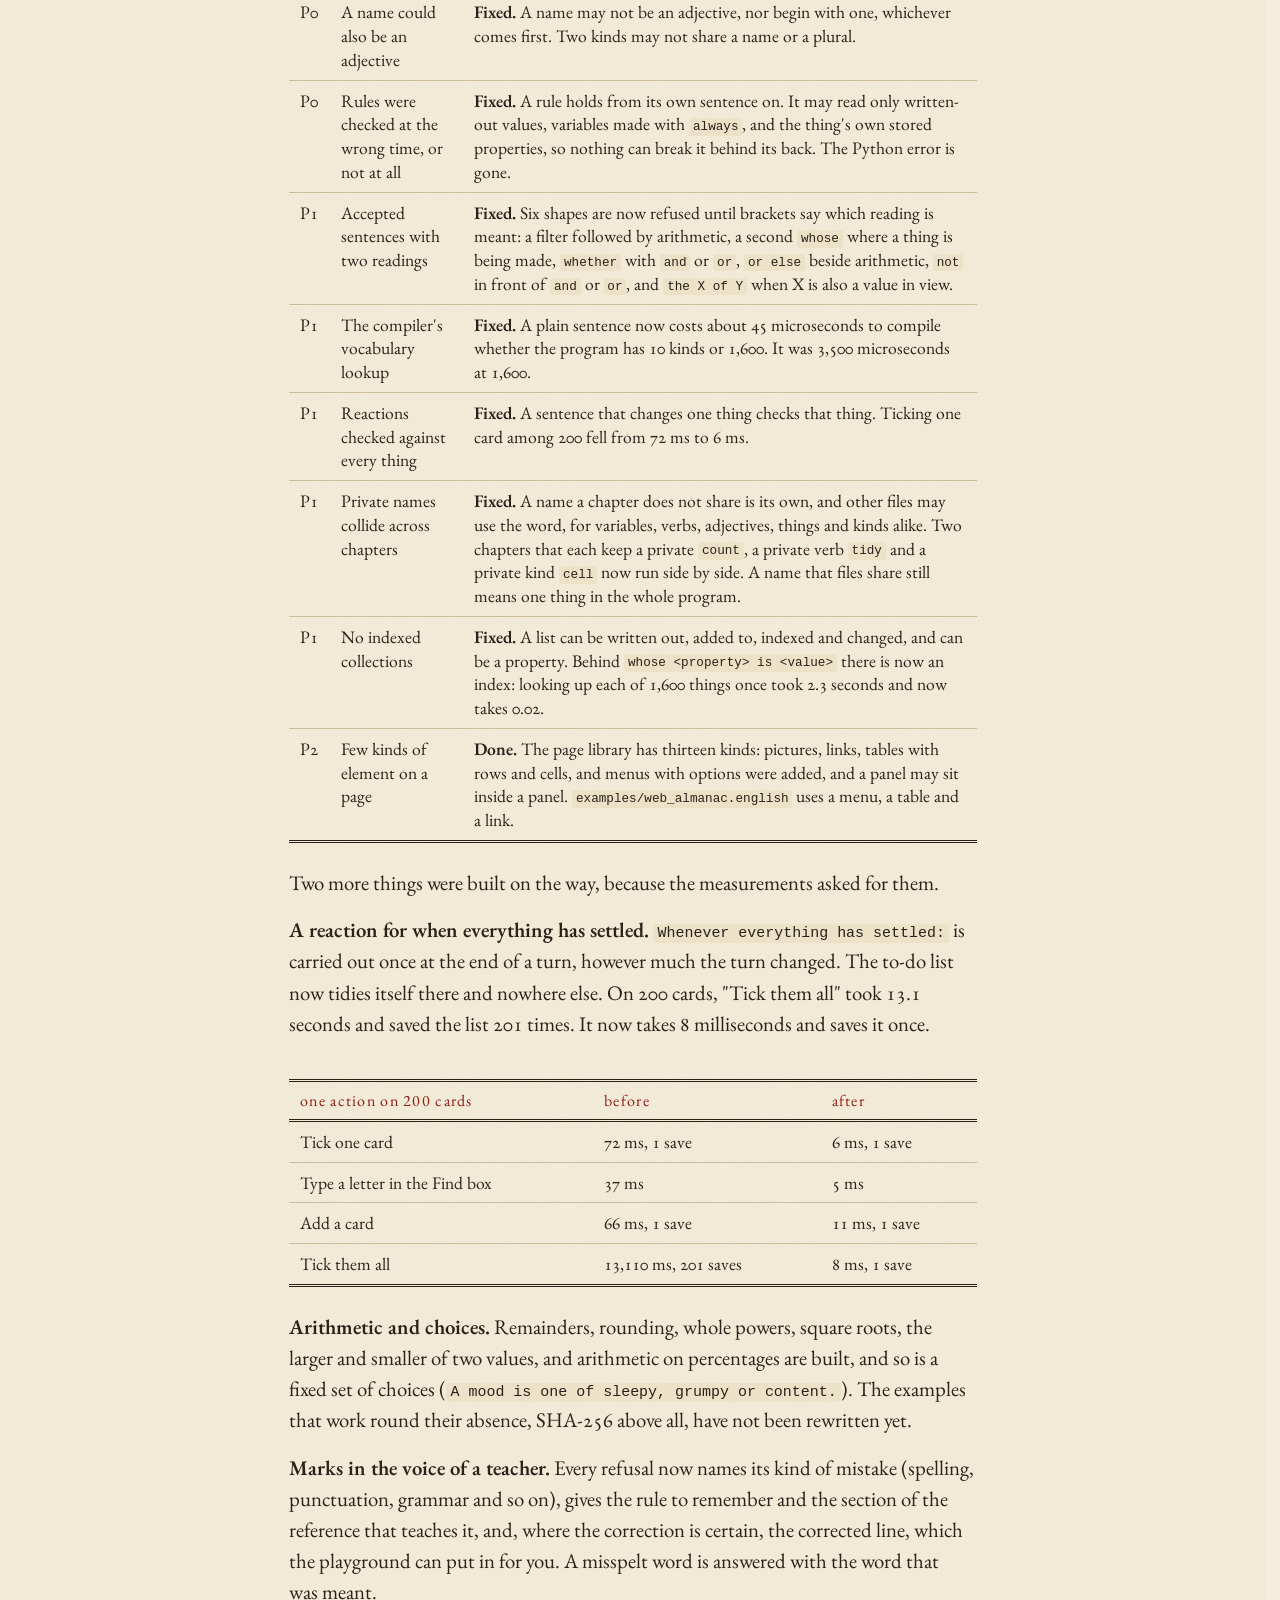
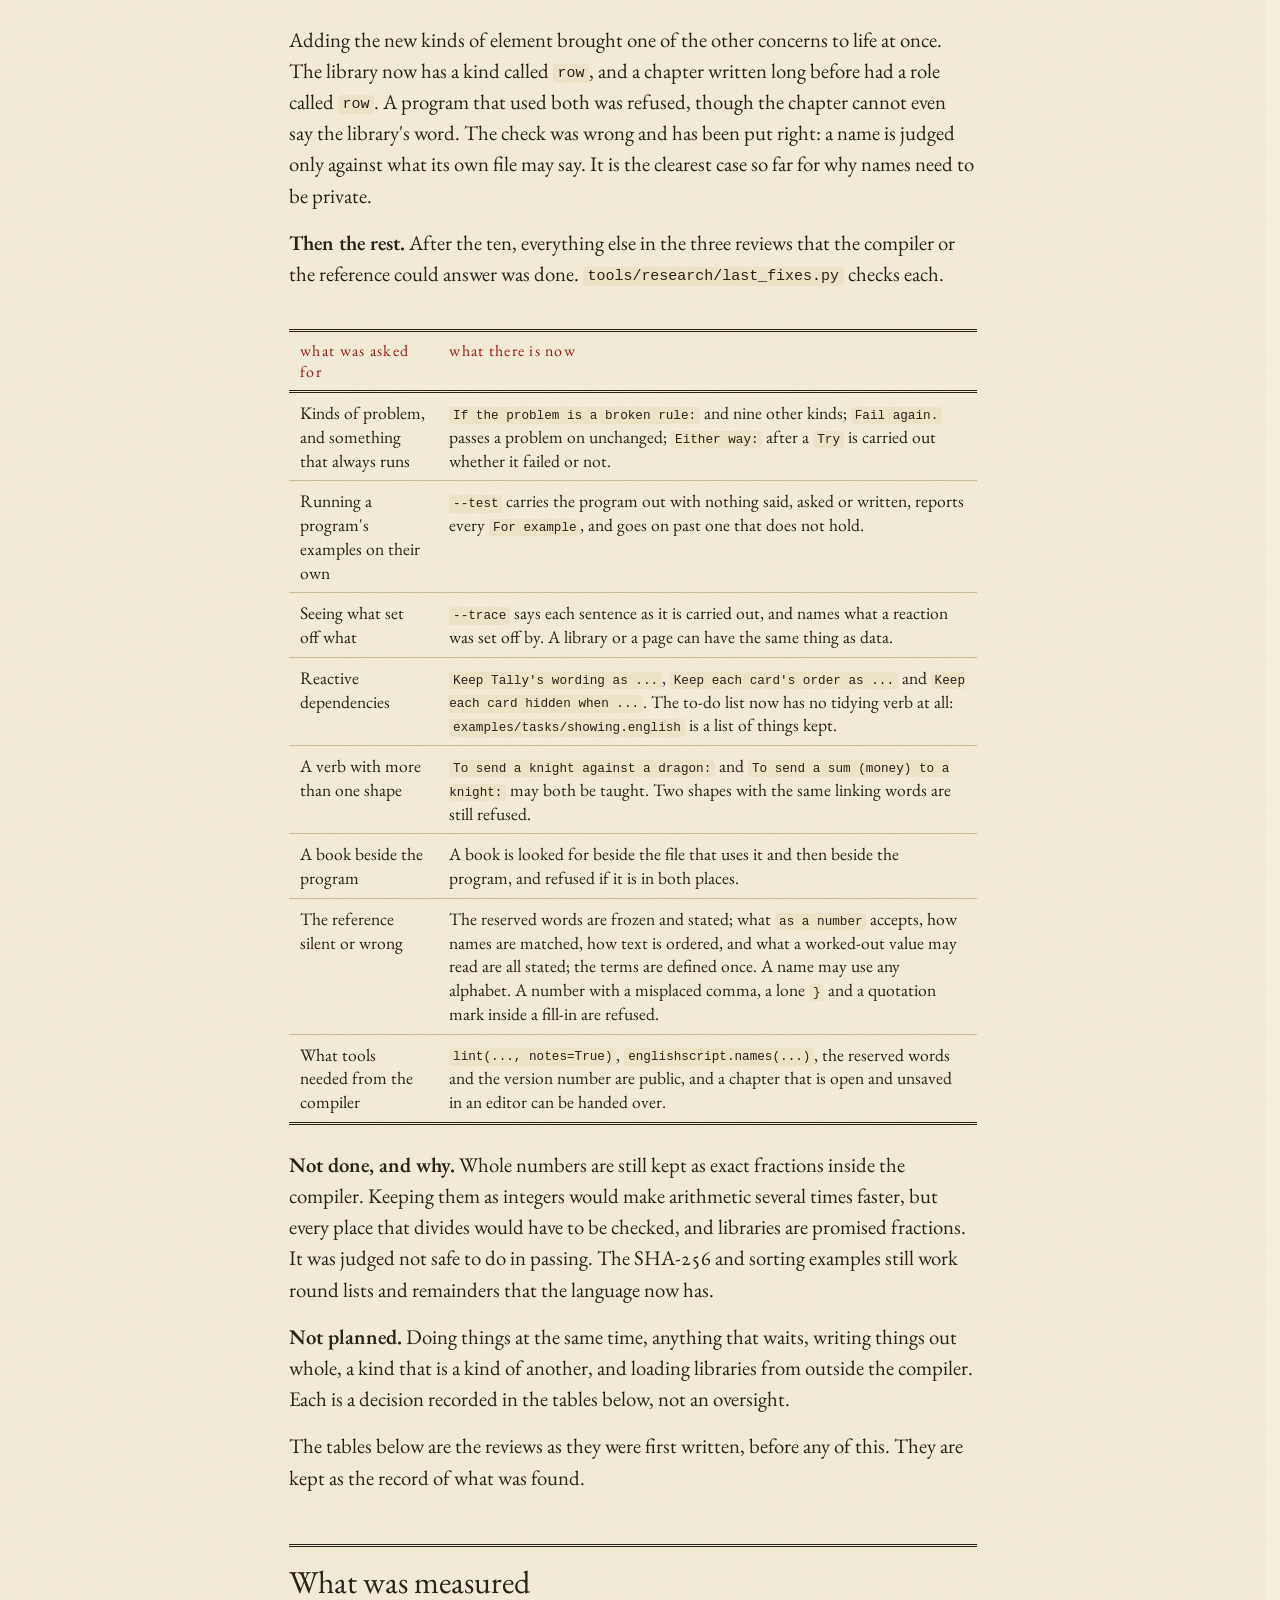
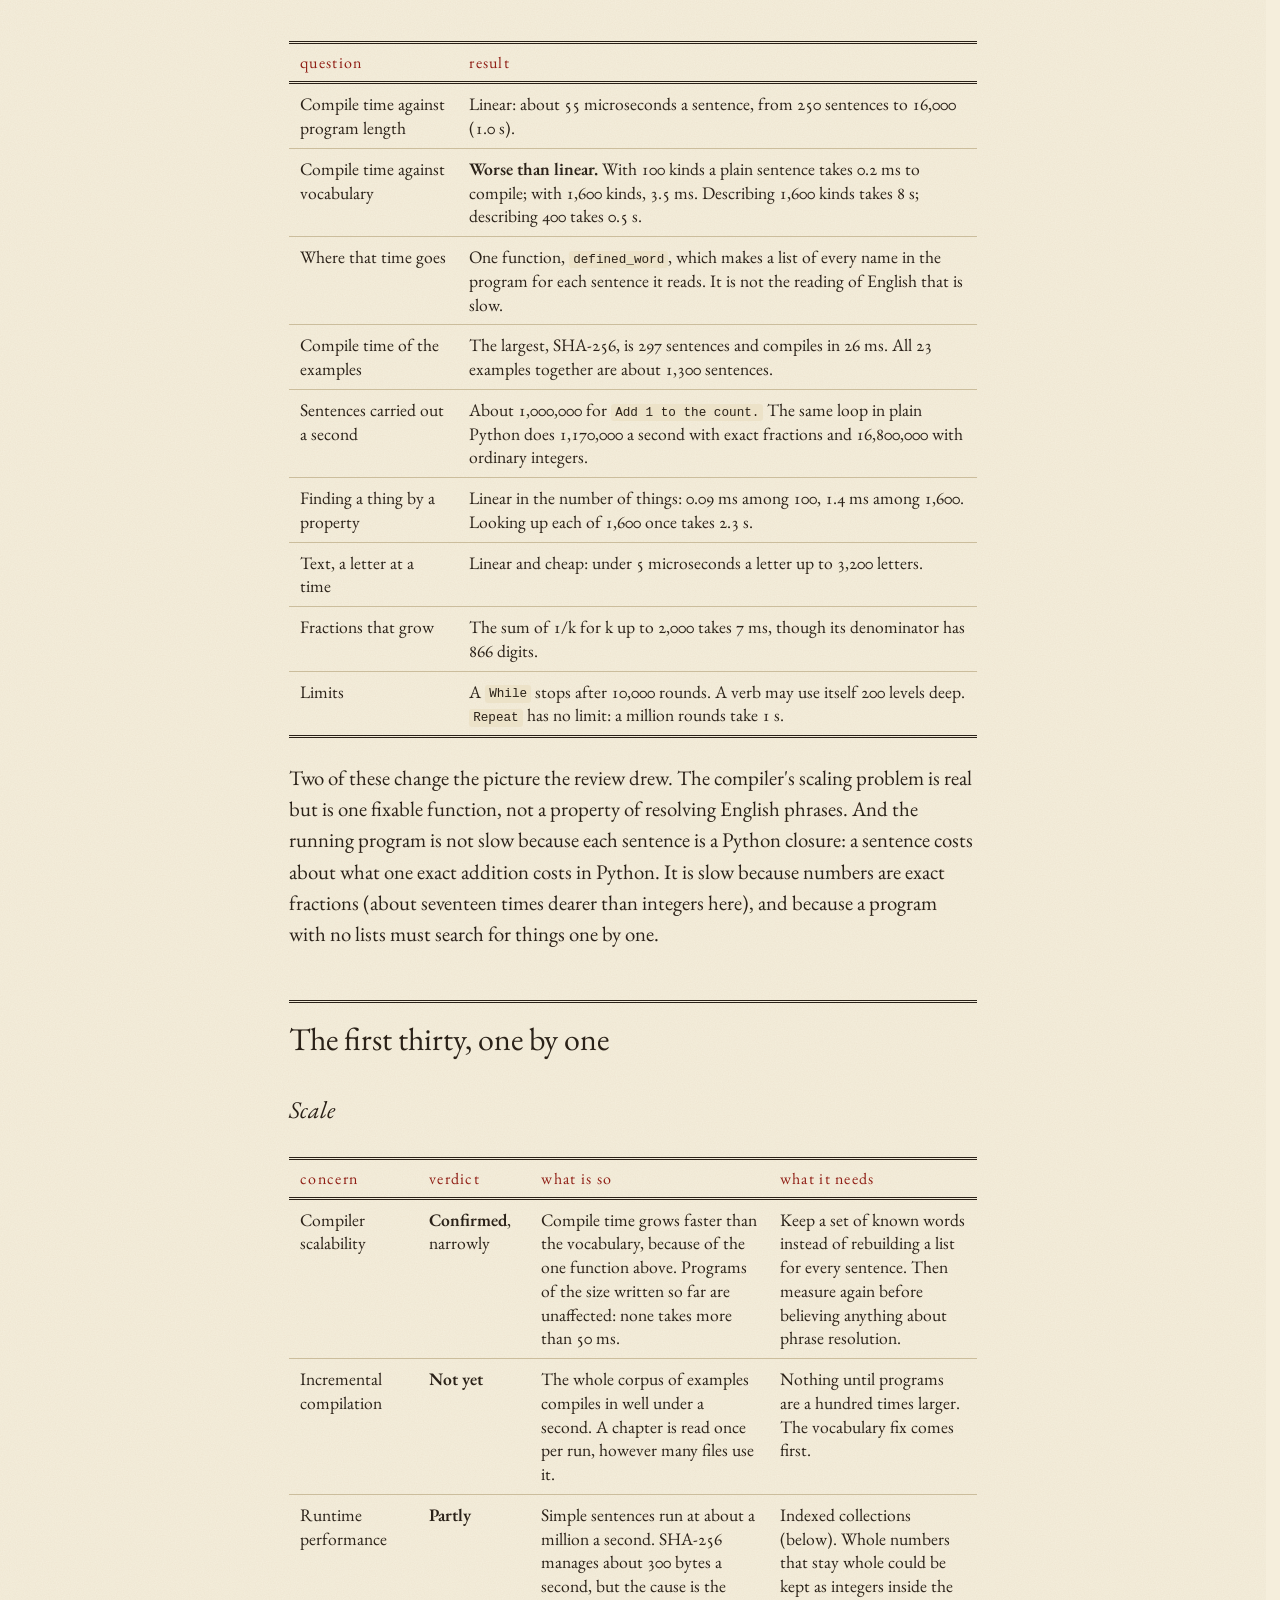
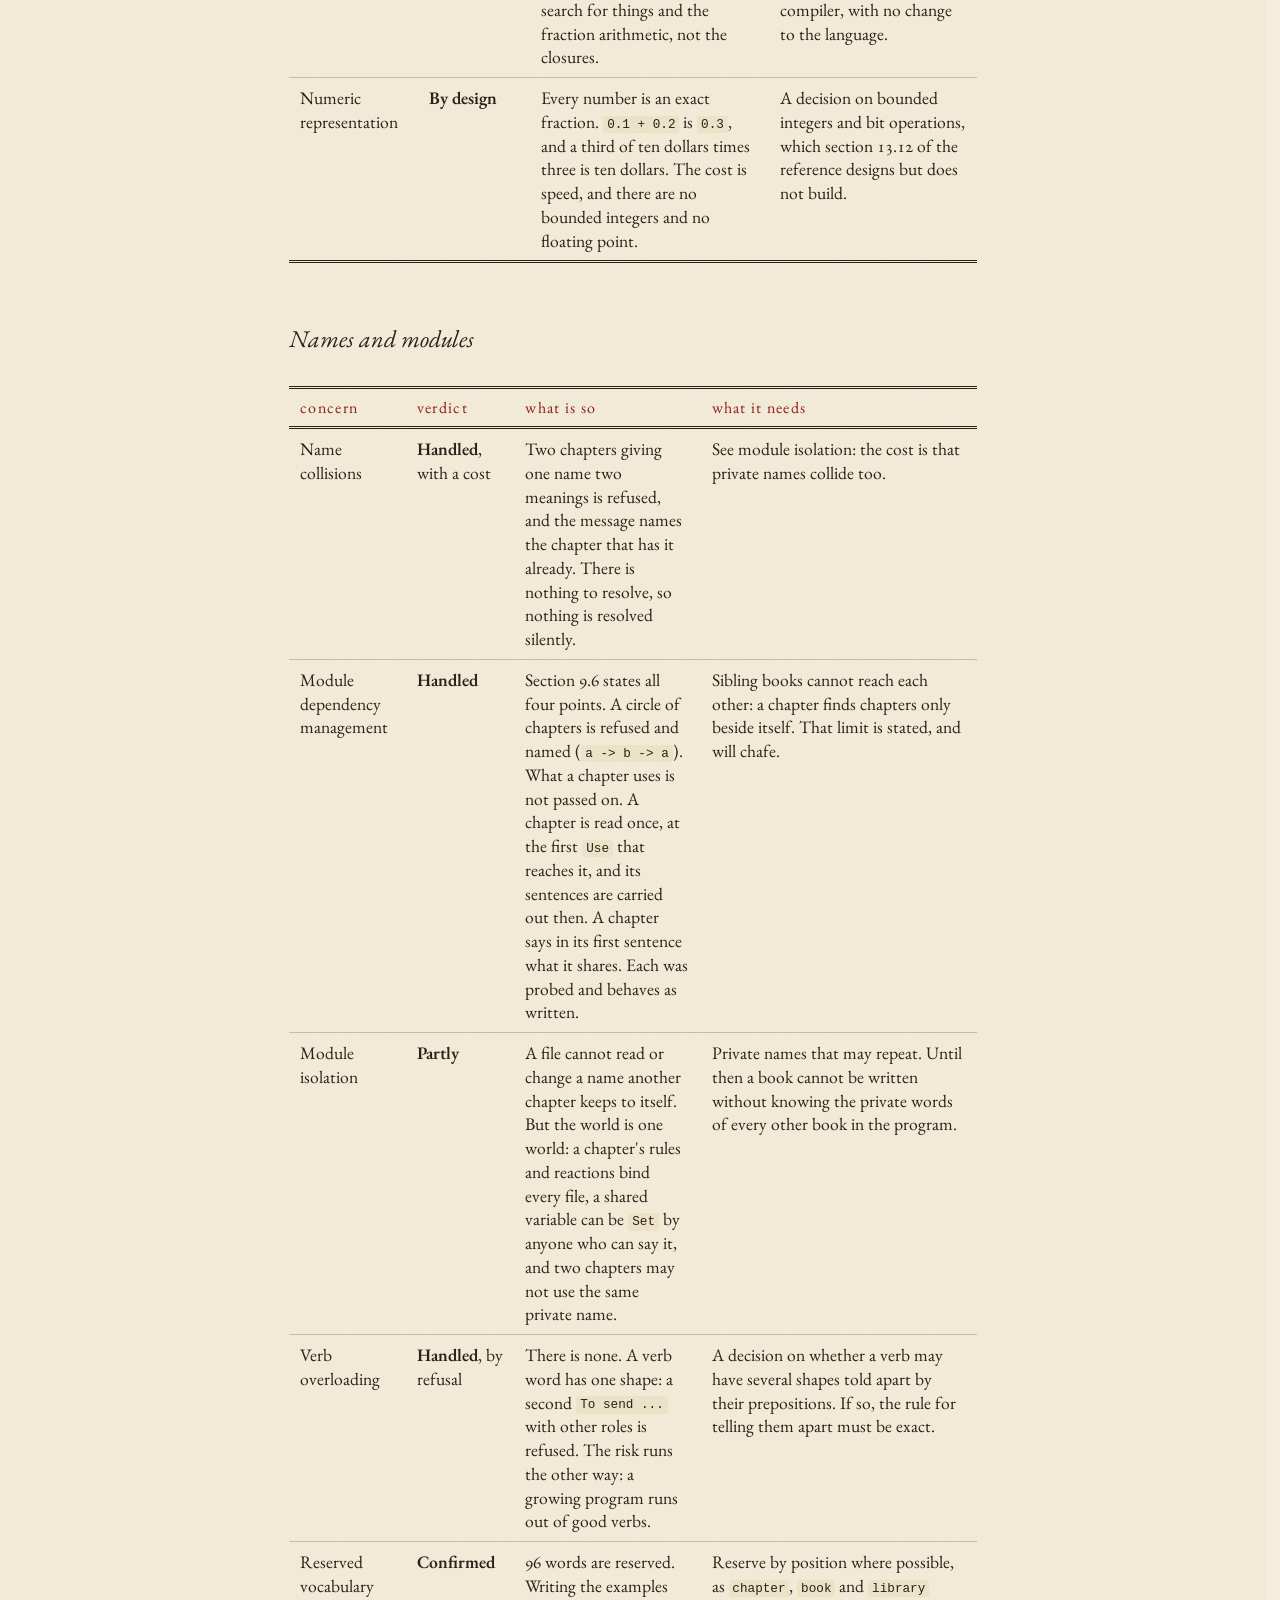
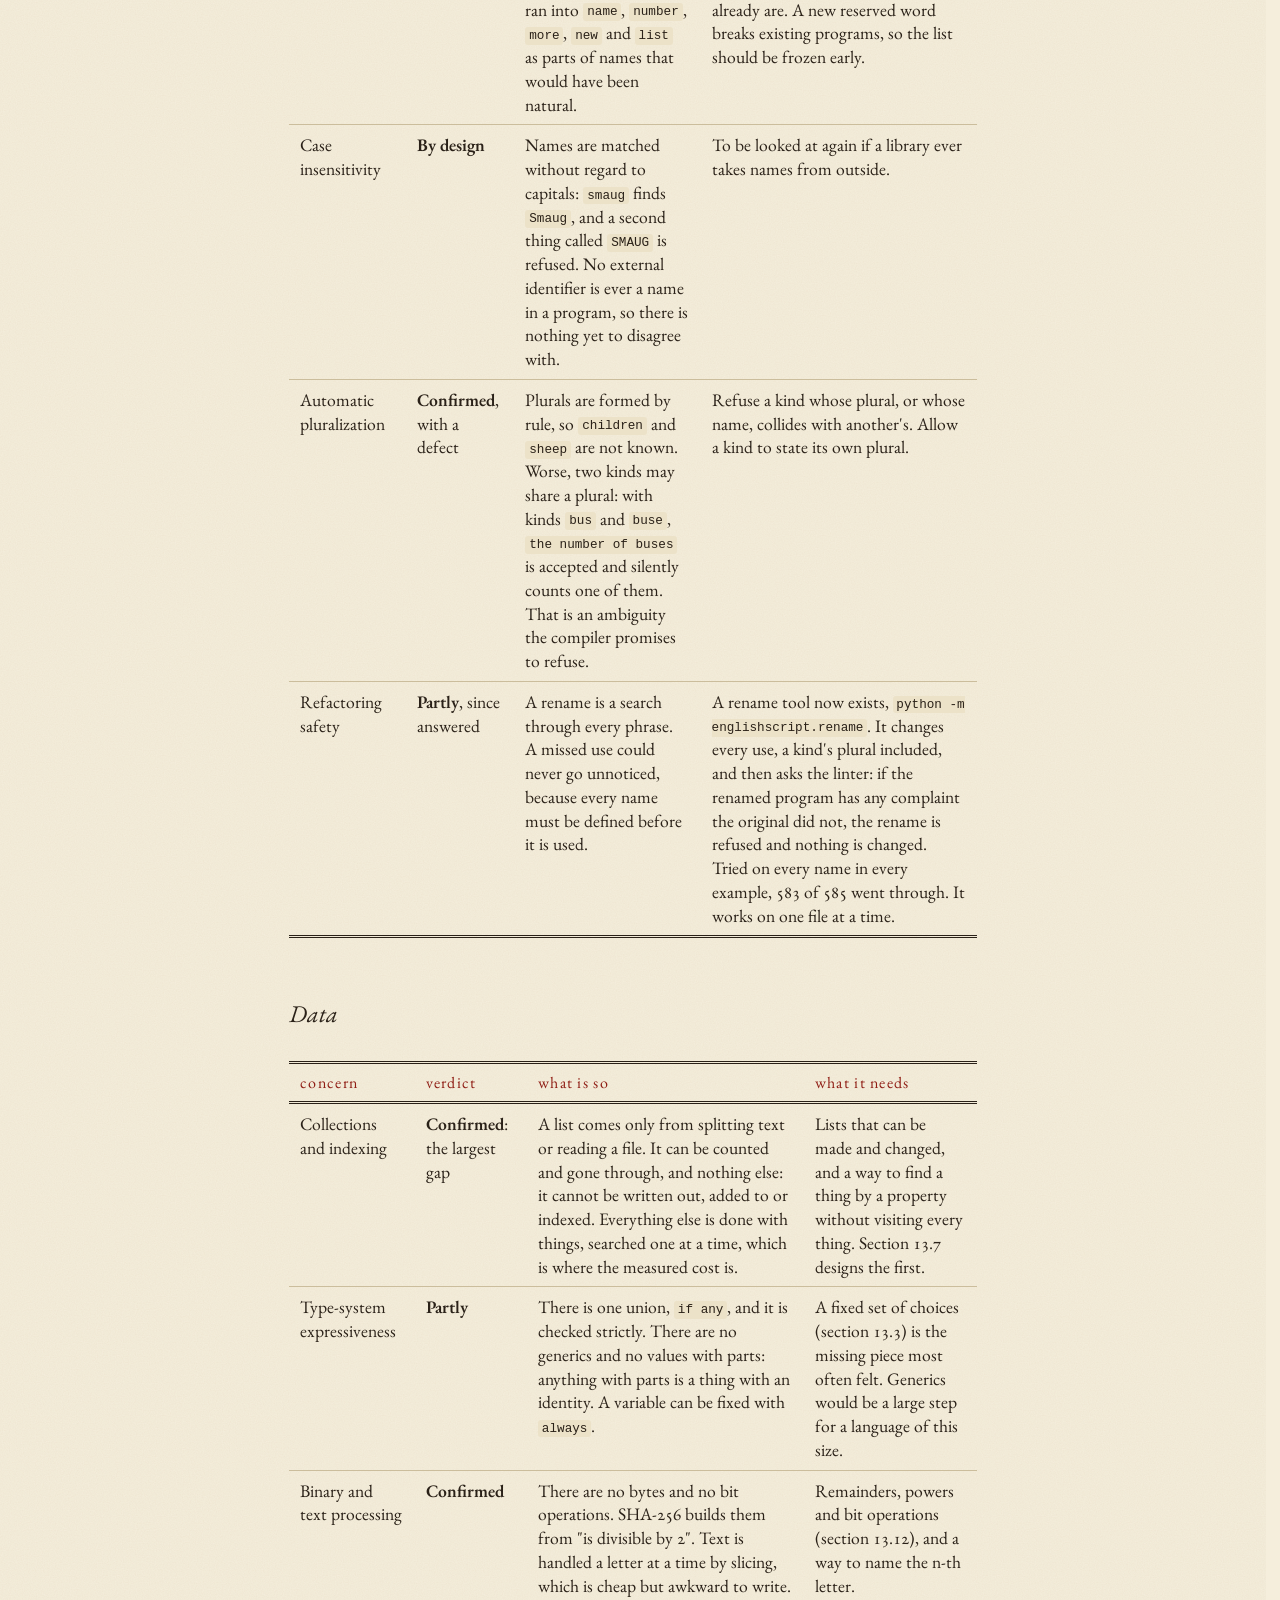
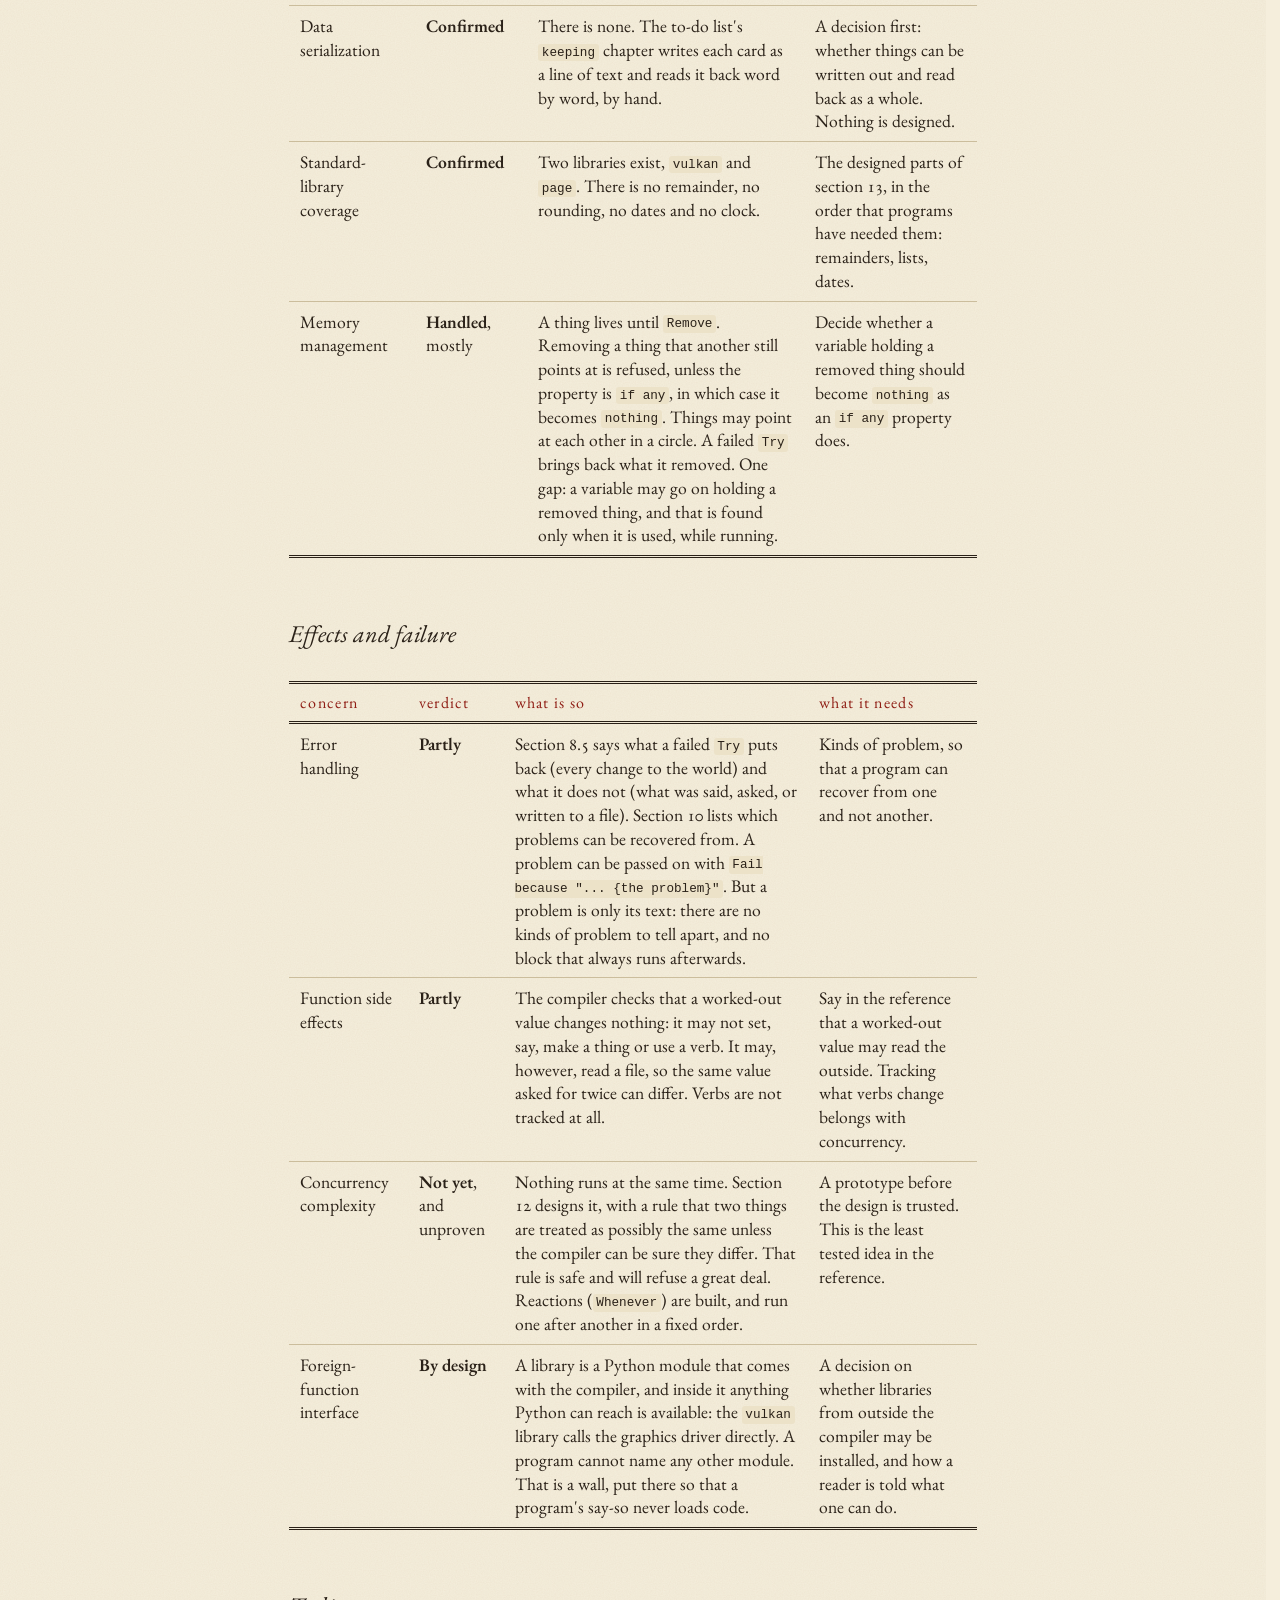
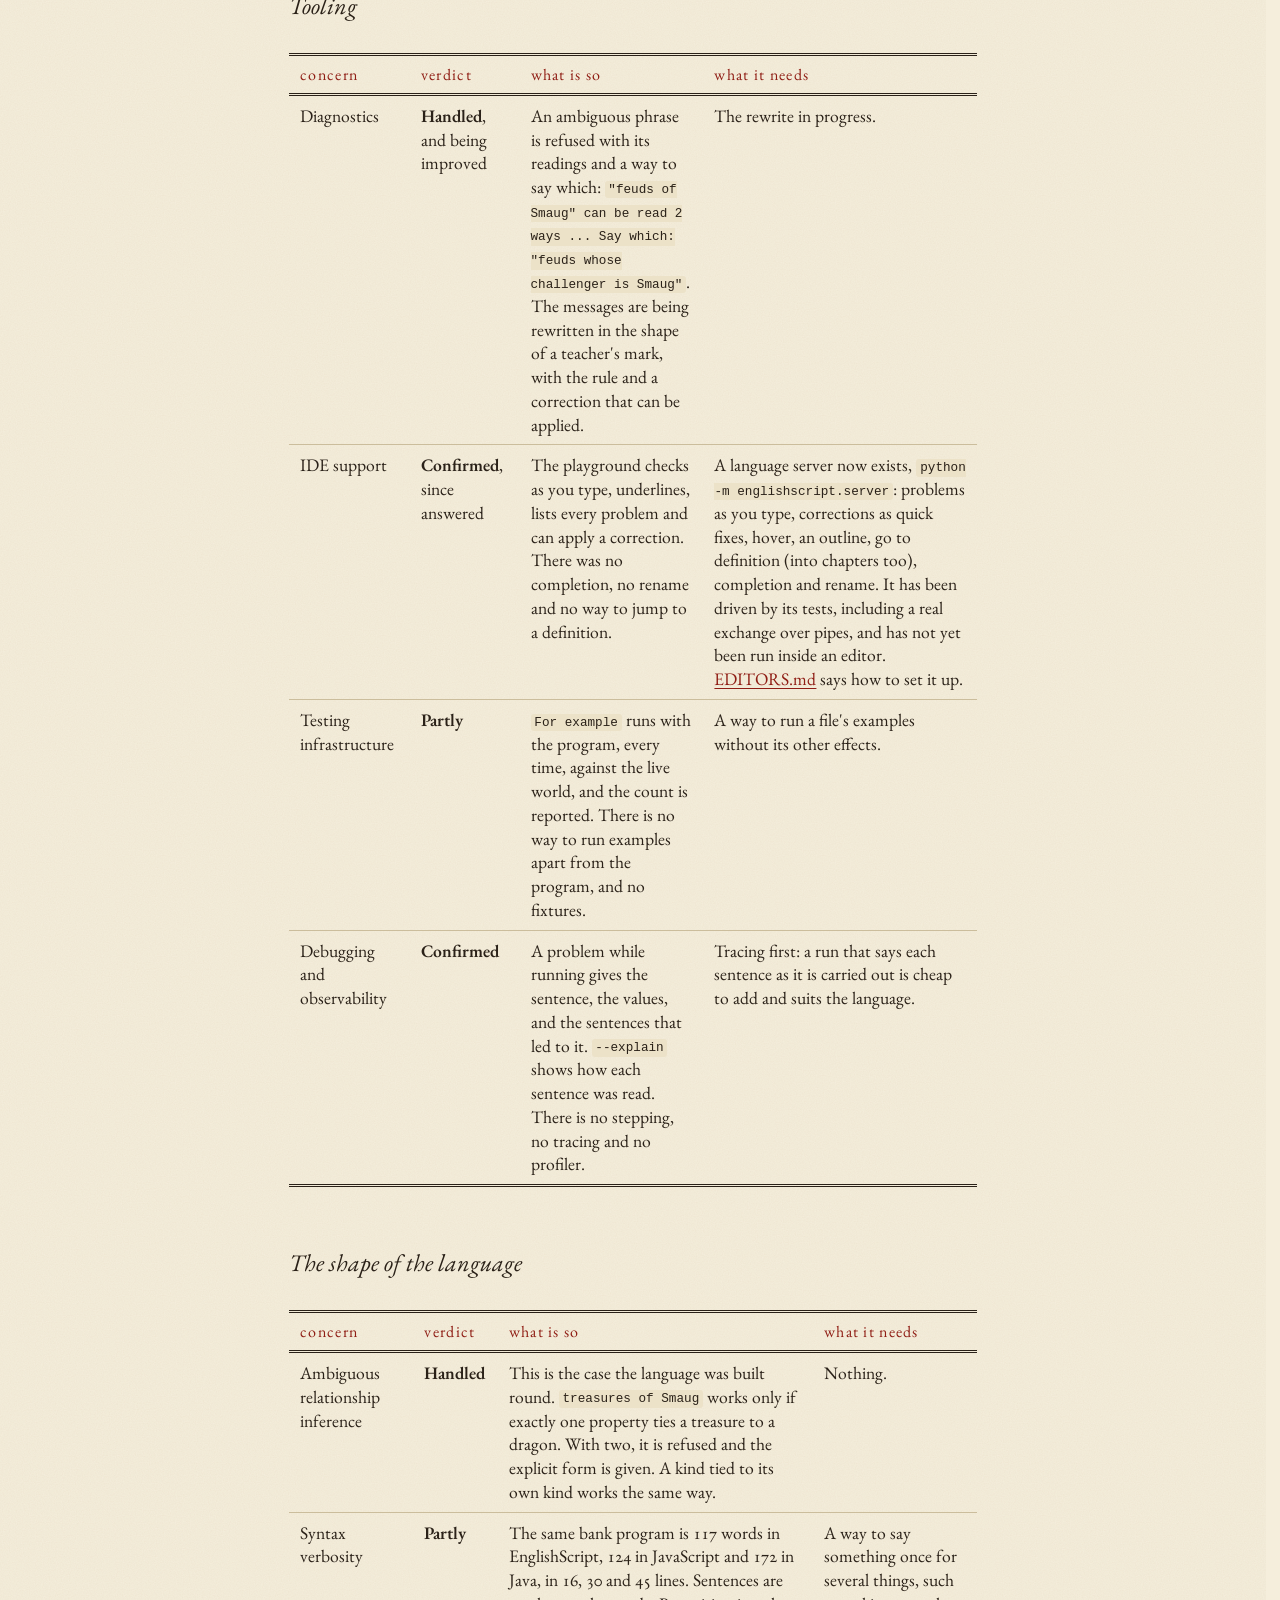
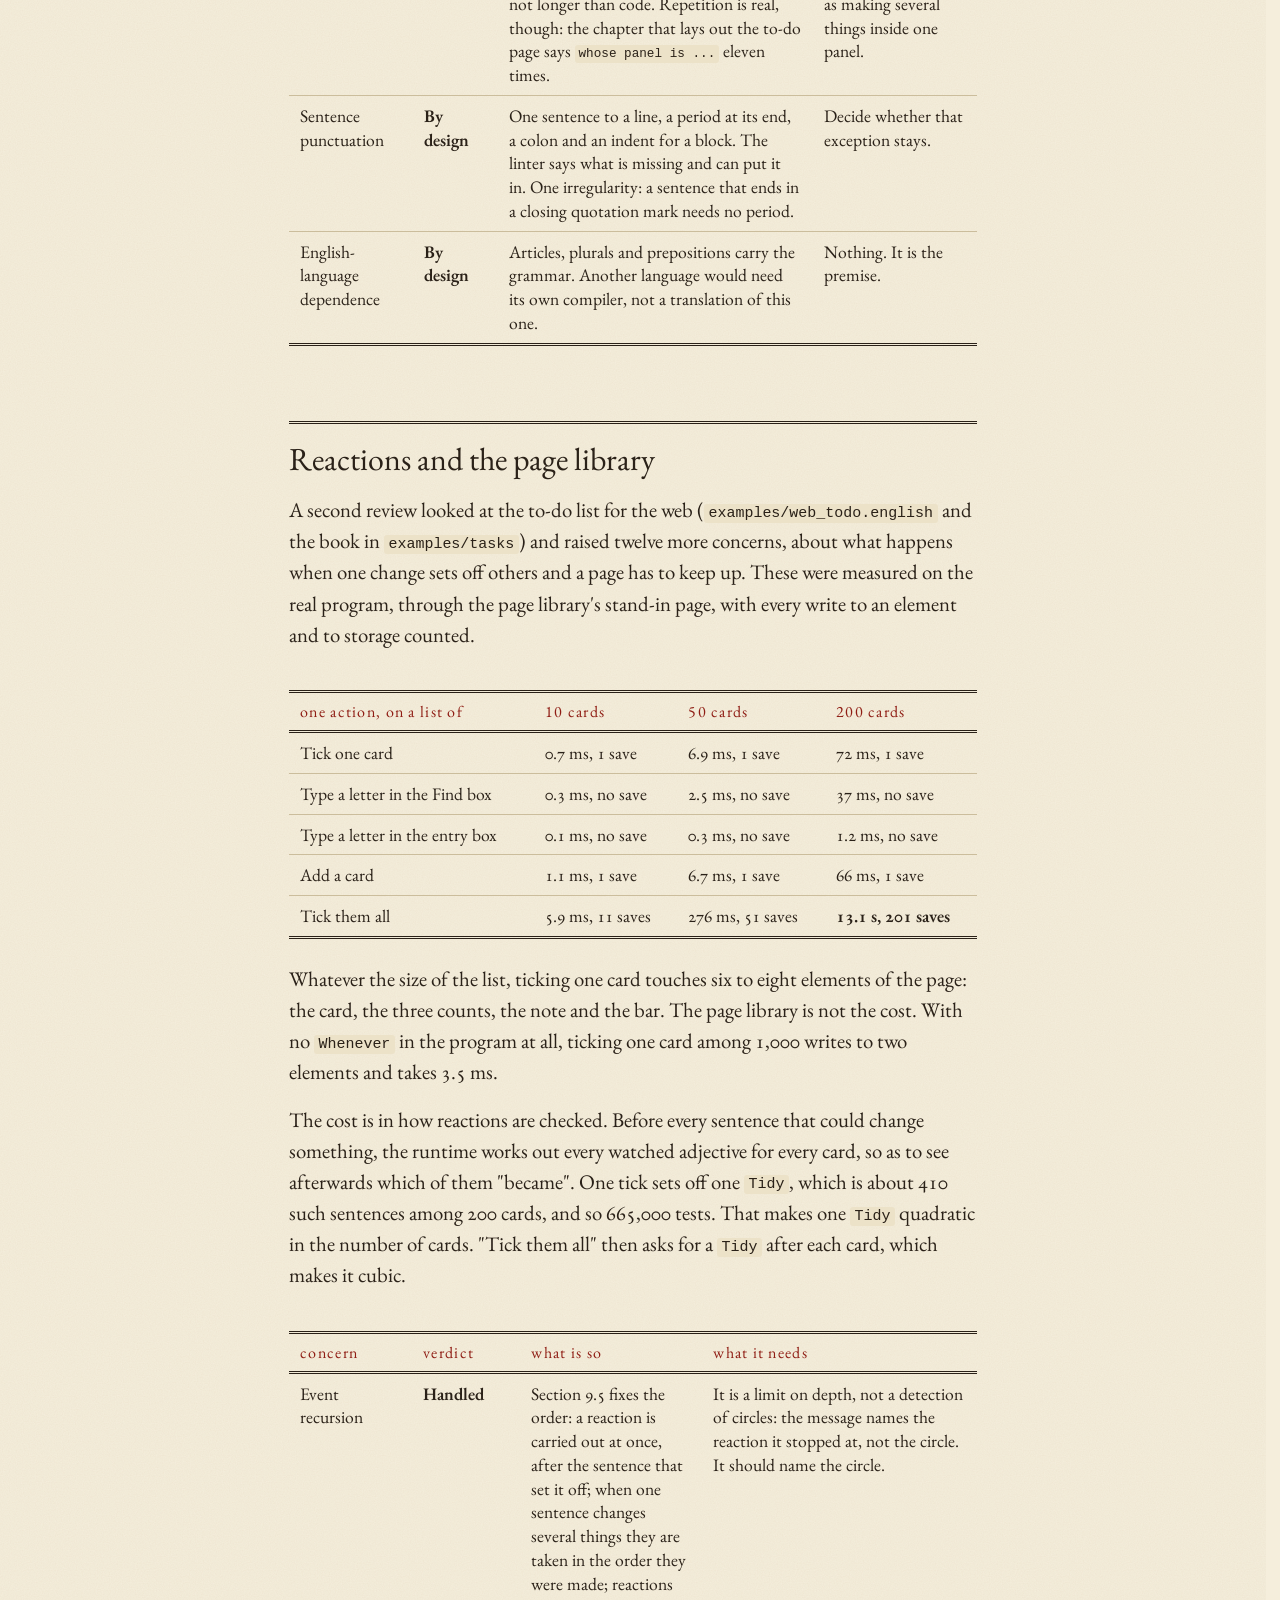
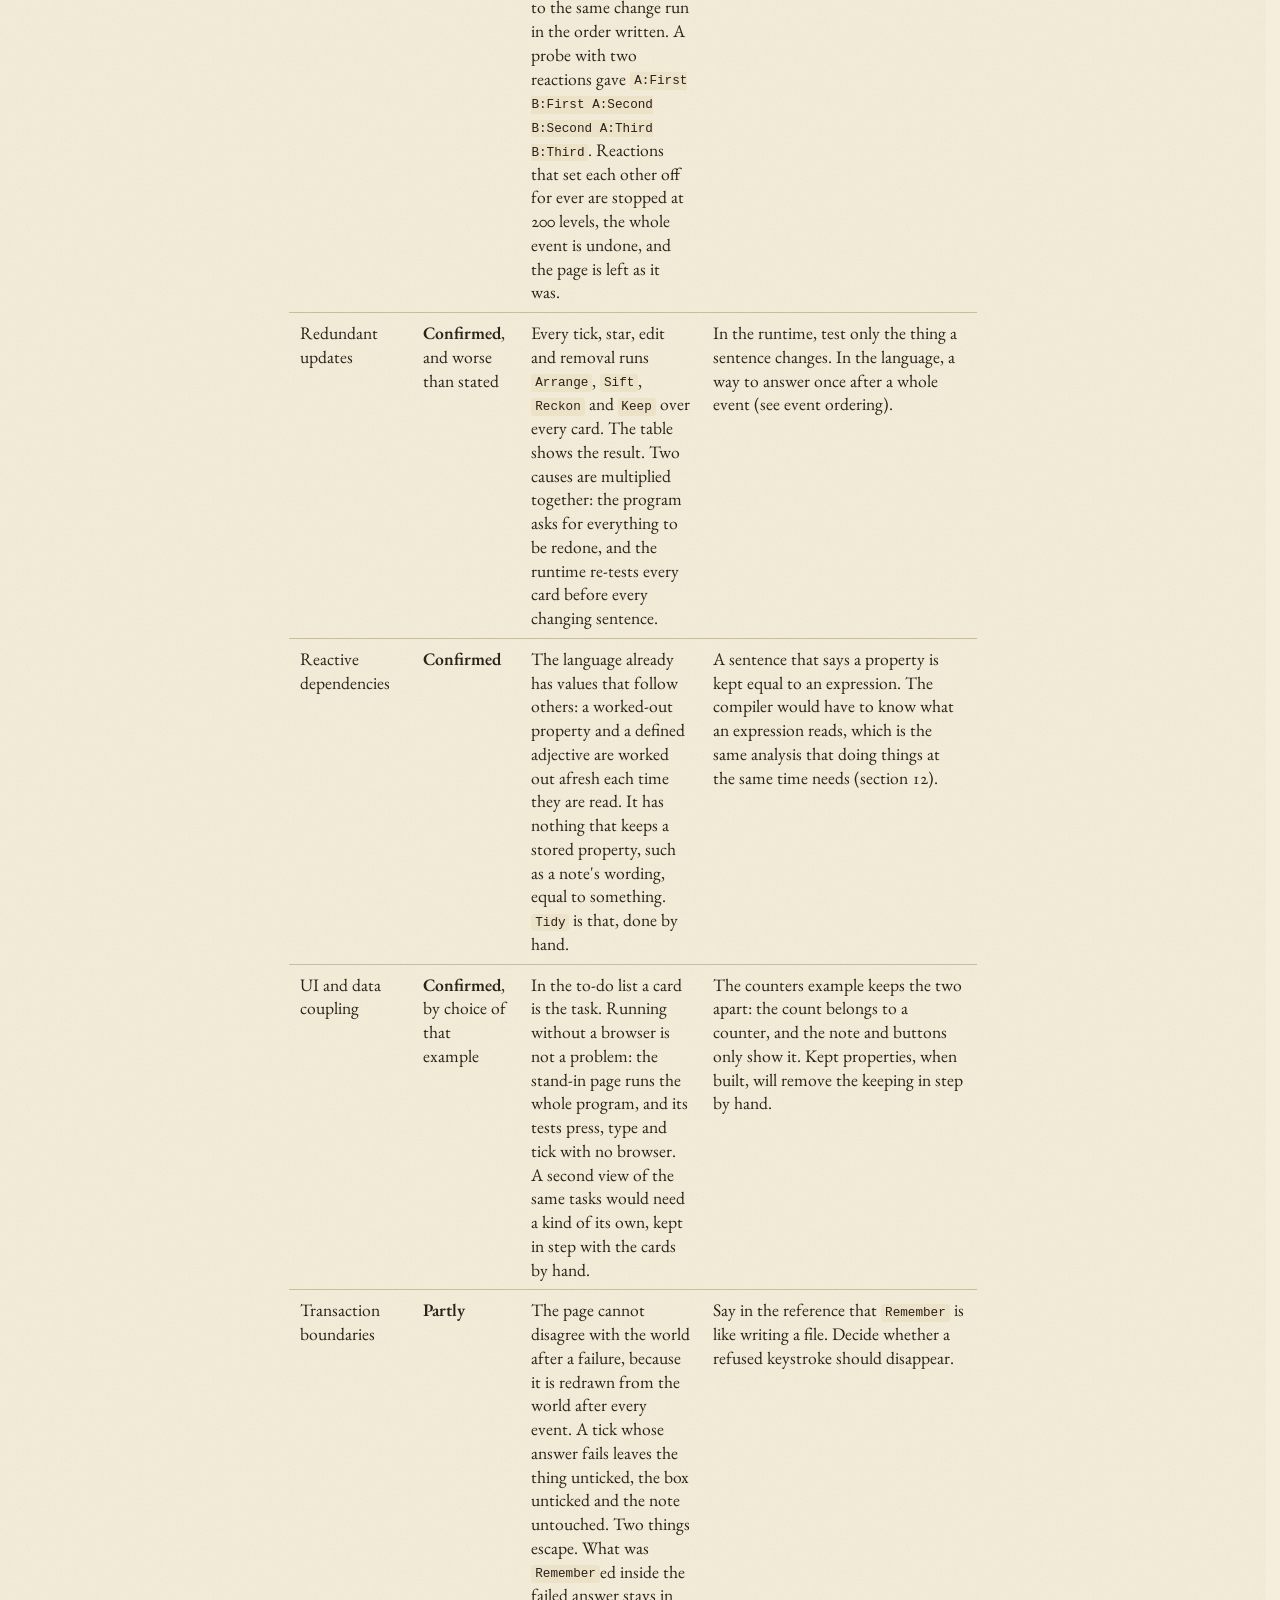
<file: docs/concerns.html>
<!doctype html>
<html lang="en">
<head>
<meta charset="utf-8">
<meta name="viewport" content="width=device-width, initial-scale=1">
<meta name="theme-color" content="#f5eedc">
<title>Risks and open questions about EnglishScript</title>
<link rel="canonical" href="https://monstercameron.github.io/EnglishScript/concerns.html">
<link rel="icon" href="assets/favicon.ico">
<link rel="icon" type="image/png" sizes="32x32" href="assets/favicon-32.png">
<link rel="apple-touch-icon" sizes="180x180" href="assets/apple-touch-icon.png">
<meta property="og:title" content="Risks and open questions about EnglishScript">
<meta property="og:description" content="Forty-two concerns about EnglishScript, each measured or probed against the compiler and given a verdict.">
<meta property="og:url" content="https://monstercameron.github.io/EnglishScript/concerns.html">
<meta property="og:type" content="website">
<meta property="og:site_name" content="EnglishScript">
<meta property="og:image" content="https://monstercameron.github.io/EnglishScript/assets/social-preview.png">
<meta property="og:image:alt" content="EnglishScript and a dragon program written in English.">
<meta property="og:image:width" content="1200">
<meta property="og:image:height" content="630">
<meta property="og:image:type" content="image/png">
<meta name="twitter:card" content="summary_large_image">
<meta name="twitter:title" content="Risks and open questions about EnglishScript">
<meta name="twitter:description" content="Forty-two concerns about EnglishScript, each measured or probed against the compiler and given a verdict.">
<meta name="twitter:image" content="https://monstercameron.github.io/EnglishScript/assets/social-preview.png">
<meta name="twitter:image:alt" content="EnglishScript and a dragon program written in English.">
<meta name="description" content="Forty-two concerns about EnglishScript, each measured or probed against the compiler and given a verdict.">
<link rel="preconnect" href="https://fonts.googleapis.com">
<link rel="preconnect" href="https://fonts.gstatic.com" crossorigin>
<link rel="stylesheet" href="https://fonts.googleapis.com/css2?family=EB+Garamond:ital,wght@0,400;0,500;0,600;1,400;1,500&amp;family=IM+Fell+English:ital@0;1&amp;family=IM+Fell+English+SC&amp;family=UnifrakturMaguntia&amp;display=swap">
<link rel="stylesheet" href="assets/english.css">
</head>
<body>

<nav class="sitenav" aria-label="The pages of this site">
  <div class="inner">
    <a class="home" href="./">EnglishScript</a>
    <a class="page" href="red/index.html">Play Pokémon Red</a>
    <a class="page" href="./">The treatise</a>
    <a class="page" href="playground.html">The playground</a>
    <a class="page" href="todo.html">A page</a>
    <a class="page" href="compare.html">Compared</a>
    <a class="page" href="opposition.html">The opposition</a>
    <a class="page" href="systems.html">Three systems</a>
    <a class="page" href="reference.html">The grammar</a>
    <a class="page" href="how.html">The machinery</a>
    <a class="page" href="https://github.com/monstercameron/EnglishScript">The source</a>
  </div>
</nav>

<main class="doc plain">
<article>
<h1>Risks and Open Questions</h1>
<p class="standfirst">Forty-two concerns raised about the language, and what measuring the compiler says about each.</p>
<p>Two reviews of EnglishScript raised forty-two concerns. The first, of the reference and four of the examples, raised thirty, from compiler scalability to the language's dependence on English. The second, of the to-do list for the web, raised twelve about reactions and the page library. They were offered as architectural risks, not as confirmed defects. This document takes each one and says what is actually so: it was measured or probed against the compiler, and given a verdict.</p>
<p>A third review was adversarial: its task was to break the reference. It found twenty-four things to settle, four of them blockers. They are set out near the end, and they matter more than anything measured before them.</p>
<p>The measurements were made on 20 November 2026, on one computer (Windows on ARM64, Python 3.12), with the compiler as it stood that day. They show the shape of a cost, not a benchmark.</p>
<div class="scroll"><table>
<thead><tr><th>Verdict</th><th>Meaning</th><th>How many</th></tr></thead>
<tbody>
<tr><td><strong>Confirmed</strong></td><td>The risk is real today, and the evidence is given</td><td>15</td></tr>
<tr><td><strong>Partly</strong></td><td>Real, but narrower than stated, or the stated cause is not the cause</td><td>11</td></tr>
<tr><td><strong>Handled</strong></td><td>The language already does what the concern asks for</td><td>8</td></tr>
<tr><td><strong>Not yet</strong></td><td>Would matter at a scale nothing has reached, or concerns something not built</td><td>3</td></tr>
<tr><td><strong>By design</strong></td><td>A deliberate choice, with a cost that is accepted</td><td>5</td></tr>
</tbody></table></div>
<h2 id="the-ten-that-come-first">The ten that come first</h2>
<p>After the three reviews, ten things were put ahead of everything else. All ten are now fixed, and each fix was checked with a program that showed the fault. <code>tools/research/review_blockers.py</code> and <code>tools/research/later_fixes.py</code> are those programs.</p>
<div class="scroll"><table>
<thead><tr><th></th><th>Issue</th><th>Standing</th></tr></thead>
<tbody>
<tr><td>P0</td><td>Numbers that are not whole were not said exactly</td><td><strong>Fixed.</strong> The exact fraction is rounded, a half away from nothing. <code>Say 123,456,789,012,345,678,901 + 0.5.</code> says <code>123,456,789,012,345,678,901.5</code>.</td></tr>
<tr><td>P0</td><td>A check for nothing was wrongly kept inside a loop</td><td><strong>Fixed.</strong> What is known before a loop is not assumed for anything the loop can change. A chain of things can be followed with <code>While the spot is not nothing:</code>.</td></tr>
<tr><td>P0</td><td>A name could also be an adjective</td><td><strong>Fixed.</strong> A name may not be an adjective, nor begin with one, whichever comes first. Two kinds may not share a name or a plural.</td></tr>
<tr><td>P0</td><td>Rules were checked at the wrong time, or not at all</td><td><strong>Fixed.</strong> A rule holds from its own sentence on. It may read only written-out values, variables made with <code>always</code>, and the thing's own stored properties, so nothing can break it behind its back. The Python error is gone.</td></tr>
<tr><td>P1</td><td>Accepted sentences with two readings</td><td><strong>Fixed.</strong> Six shapes are now refused until brackets say which reading is meant: a filter followed by arithmetic, a second <code>whose</code> where a thing is being made, <code>whether</code> with <code>and</code> or <code>or</code>, <code>or else</code> beside arithmetic, <code>not</code> in front of <code>and</code> or <code>or</code>, and <code>the X of Y</code> when X is also a value in view.</td></tr>
<tr><td>P1</td><td>The compiler's vocabulary lookup</td><td><strong>Fixed.</strong> A plain sentence now costs about 45 microseconds to compile whether the program has 10 kinds or 1,600. It was 3,500 microseconds at 1,600.</td></tr>
<tr><td>P1</td><td>Reactions checked against every thing</td><td><strong>Fixed.</strong> A sentence that changes one thing checks that thing. Ticking one card among 200 fell from 72 ms to 6 ms.</td></tr>
<tr><td>P1</td><td>Private names collide across chapters</td><td><strong>Fixed.</strong> A name a chapter does not share is its own, and other files may use the word, for variables, verbs, adjectives, things and kinds alike. Two chapters that each keep a private <code>count</code>, a private verb <code>tidy</code> and a private kind <code>cell</code> now run side by side. A name that files share still means one thing in the whole program.</td></tr>
<tr><td>P1</td><td>No indexed collections</td><td><strong>Fixed.</strong> A list can be written out, added to, indexed and changed, and can be a property. Behind <code>whose &lt;property&gt; is &lt;value&gt;</code> there is now an index: looking up each of 1,600 things once took 2.3 seconds and now takes 0.02.</td></tr>
<tr><td>P2</td><td>Few kinds of element on a page</td><td><strong>Done.</strong> The page library has thirteen kinds: pictures, links, tables with rows and cells, and menus with options were added, and a panel may sit inside a panel. <code>examples/web_almanac.english</code> uses a menu, a table and a link.</td></tr>
</tbody></table></div>
<p>Two more things were built on the way, because the measurements asked for them.</p>
<p><strong>A reaction for when everything has settled.</strong> <code>Whenever everything has settled:</code> is carried out once at the end of a turn, however much the turn changed. The to-do list now tidies itself there and nowhere else. On 200 cards, "Tick them all" took 13.1 seconds and saved the list 201 times. It now takes 8 milliseconds and saves it once.</p>
<div class="scroll"><table>
<thead><tr><th>One action on 200 cards</th><th>Before</th><th>After</th></tr></thead>
<tbody>
<tr><td>Tick one card</td><td>72 ms, 1 save</td><td>6 ms, 1 save</td></tr>
<tr><td>Type a letter in the Find box</td><td>37 ms</td><td>5 ms</td></tr>
<tr><td>Add a card</td><td>66 ms, 1 save</td><td>11 ms, 1 save</td></tr>
<tr><td>Tick them all</td><td>13,110 ms, 201 saves</td><td>8 ms, 1 save</td></tr>
</tbody></table></div>
<p><strong>Arithmetic and choices.</strong> Remainders, rounding, whole powers, square roots, the larger and smaller of two values, and arithmetic on percentages are built, and so is a fixed set of choices (<code>A mood is one of sleepy, grumpy or content.</code>). The examples that work round their absence, SHA-256 above all, have not been rewritten yet.</p>
<p><strong>Marks in the voice of a teacher.</strong> Every refusal now names its kind of mistake (spelling, punctuation, grammar and so on), gives the rule to remember and the section of the reference that teaches it, and, where the correction is certain, the corrected line, which the playground can put in for you. A misspelt word is answered with the word that was meant.</p>
<p>Adding the new kinds of element brought one of the other concerns to life at once. The library now has a kind called <code>row</code>, and a chapter written long before had a role called <code>row</code>. A program that used both was refused, though the chapter cannot even say the library's word. The check was wrong and has been put right: a name is judged only against what its own file may say. It is the clearest case so far for why names need to be private.</p>
<p><strong>Then the rest.</strong> After the ten, everything else in the three reviews that the compiler or the reference could answer was done. <code>tools/research/last_fixes.py</code> checks each.</p>
<div class="scroll"><table>
<thead><tr><th>What was asked for</th><th>What there is now</th></tr></thead>
<tbody>
<tr><td>Kinds of problem, and something that always runs</td><td><code>If the problem is a broken rule:</code> and nine other kinds; <code>Fail again.</code> passes a problem on unchanged; <code>Either way:</code> after a <code>Try</code> is carried out whether it failed or not.</td></tr>
<tr><td>Running a program's examples on their own</td><td><code>--test</code> carries the program out with nothing said, asked or written, reports every <code>For example</code>, and goes on past one that does not hold.</td></tr>
<tr><td>Seeing what set off what</td><td><code>--trace</code> says each sentence as it is carried out, and names what a reaction was set off by. A library or a page can have the same thing as data.</td></tr>
<tr><td>Reactive dependencies</td><td><code>Keep Tally's wording as ...</code>, <code>Keep each card's order as ...</code> and <code>Keep each card hidden when ...</code>. The to-do list now has no tidying verb at all: <code>examples/tasks/showing.english</code> is a list of things kept.</td></tr>
<tr><td>A verb with more than one shape</td><td><code>To send a knight against a dragon:</code> and <code>To send a sum (money) to a knight:</code> may both be taught. Two shapes with the same linking words are still refused.</td></tr>
<tr><td>A book beside the program</td><td>A book is looked for beside the file that uses it and then beside the program, and refused if it is in both places.</td></tr>
<tr><td>The reference silent or wrong</td><td>The reserved words are frozen and stated; what <code>as a number</code> accepts, how names are matched, how text is ordered, and what a worked-out value may read are all stated; the terms are defined once. A name may use any alphabet. A number with a misplaced comma, a lone <code>}</code> and a quotation mark inside a fill-in are refused.</td></tr>
<tr><td>What tools needed from the compiler</td><td><code>lint(..., notes=True)</code>, <code>englishscript.names(...)</code>, the reserved words and the version number are public, and a chapter that is open and unsaved in an editor can be handed over.</td></tr>
</tbody></table></div>
<p><strong>Not done, and why.</strong> Whole numbers are still kept as exact fractions inside the compiler. Keeping them as integers would make arithmetic several times faster, but every place that divides would have to be checked, and libraries are promised fractions. It was judged not safe to do in passing. The SHA-256 and sorting examples still work round lists and remainders that the language now has.</p>
<p><strong>Not planned.</strong> Doing things at the same time, anything that waits, writing things out whole, a kind that is a kind of another, and loading libraries from outside the compiler. Each is a decision recorded in the tables below, not an oversight.</p>
<p>The tables below are the reviews as they were first written, before any of this. They are kept as the record of what was found.</p>
<h2 id="what-was-measured">What was measured</h2>
<div class="scroll"><table>
<thead><tr><th>Question</th><th>Result</th></tr></thead>
<tbody>
<tr><td>Compile time against program length</td><td>Linear: about 55 microseconds a sentence, from 250 sentences to 16,000 (1.0 s).</td></tr>
<tr><td>Compile time against vocabulary</td><td><strong>Worse than linear.</strong> With 100 kinds a plain sentence takes 0.2 ms to compile; with 1,600 kinds, 3.5 ms. Describing 1,600 kinds takes 8 s; describing 400 takes 0.5 s.</td></tr>
<tr><td>Where that time goes</td><td>One function, <code>defined_word</code>, which makes a list of every name in the program for each sentence it reads. It is not the reading of English that is slow.</td></tr>
<tr><td>Compile time of the examples</td><td>The largest, SHA-256, is 297 sentences and compiles in 26 ms. All 23 examples together are about 1,300 sentences.</td></tr>
<tr><td>Sentences carried out a second</td><td>About 1,000,000 for <code>Add 1 to the count.</code> The same loop in plain Python does 1,170,000 a second with exact fractions and 16,800,000 with ordinary integers.</td></tr>
<tr><td>Finding a thing by a property</td><td>Linear in the number of things: 0.09 ms among 100, 1.4 ms among 1,600. Looking up each of 1,600 once takes 2.3 s.</td></tr>
<tr><td>Text, a letter at a time</td><td>Linear and cheap: under 5 microseconds a letter up to 3,200 letters.</td></tr>
<tr><td>Fractions that grow</td><td>The sum of 1/k for k up to 2,000 takes 7 ms, though its denominator has 866 digits.</td></tr>
<tr><td>Limits</td><td>A <code>While</code> stops after 10,000 rounds. A verb may use itself 200 levels deep. <code>Repeat</code> has no limit: a million rounds take 1 s.</td></tr>
</tbody></table></div>
<p>Two of these change the picture the review drew. The compiler's scaling problem is real but is one fixable function, not a property of resolving English phrases. And the running program is not slow because each sentence is a Python closure: a sentence costs about what one exact addition costs in Python. It is slow because numbers are exact fractions (about seventeen times dearer than integers here), and because a program with no lists must search for things one by one.</p>
<h2 id="the-first-thirty-one-by-one">The first thirty, one by one</h2>
<h3 id="scale">Scale</h3>
<div class="scroll"><table>
<thead><tr><th>Concern</th><th>Verdict</th><th>What is so</th><th>What it needs</th></tr></thead>
<tbody>
<tr><td>Compiler scalability</td><td><strong>Confirmed</strong>, narrowly</td><td>Compile time grows faster than the vocabulary, because of the one function above. Programs of the size written so far are unaffected: none takes more than 50 ms.</td><td>Keep a set of known words instead of rebuilding a list for every sentence. Then measure again before believing anything about phrase resolution.</td></tr>
<tr><td>Incremental compilation</td><td><strong>Not yet</strong></td><td>The whole corpus of examples compiles in well under a second. A chapter is read once per run, however many files use it.</td><td>Nothing until programs are a hundred times larger. The vocabulary fix comes first.</td></tr>
<tr><td>Runtime performance</td><td><strong>Partly</strong></td><td>Simple sentences run at about a million a second. SHA-256 manages about 300 bytes a second, but the cause is the search for things and the fraction arithmetic, not the closures.</td><td>Indexed collections (below). Whole numbers that stay whole could be kept as integers inside the compiler, with no change to the language.</td></tr>
<tr><td>Numeric representation</td><td><strong>By design</strong></td><td>Every number is an exact fraction. <code>0.1 + 0.2</code> is <code>0.3</code>, and a third of ten dollars times three is ten dollars. The cost is speed, and there are no bounded integers and no floating point.</td><td>A decision on bounded integers and bit operations, which section 13.12 of the reference designs but does not build.</td></tr>
</tbody></table></div>
<h3 id="names-and-modules">Names and modules</h3>
<div class="scroll"><table>
<thead><tr><th>Concern</th><th>Verdict</th><th>What is so</th><th>What it needs</th></tr></thead>
<tbody>
<tr><td>Name collisions</td><td><strong>Handled</strong>, with a cost</td><td>Two chapters giving one name two meanings is refused, and the message names the chapter that has it already. There is nothing to resolve, so nothing is resolved silently.</td><td>See module isolation: the cost is that private names collide too.</td></tr>
<tr><td>Module dependency management</td><td><strong>Handled</strong></td><td>Section 9.6 states all four points. A circle of chapters is refused and named (<code>a -&gt; b -&gt; a</code>). What a chapter uses is not passed on. A chapter is read once, at the first <code>Use</code> that reaches it, and its sentences are carried out then. A chapter says in its first sentence what it shares. Each was probed and behaves as written.</td><td>Sibling books cannot reach each other: a chapter finds chapters only beside itself. That limit is stated, and will chafe.</td></tr>
<tr><td>Module isolation</td><td><strong>Partly</strong></td><td>A file cannot read or change a name another chapter keeps to itself. But the world is one world: a chapter's rules and reactions bind every file, a shared variable can be <code>Set</code> by anyone who can say it, and two chapters may not use the same private name.</td><td>Private names that may repeat. Until then a book cannot be written without knowing the private words of every other book in the program.</td></tr>
<tr><td>Verb overloading</td><td><strong>Handled</strong>, by refusal</td><td>There is none. A verb word has one shape: a second <code>To send ...</code> with other roles is refused. The risk runs the other way: a growing program runs out of good verbs.</td><td>A decision on whether a verb may have several shapes told apart by their prepositions. If so, the rule for telling them apart must be exact.</td></tr>
<tr><td>Reserved vocabulary</td><td><strong>Confirmed</strong></td><td>96 words are reserved. Writing the examples ran into <code>name</code>, <code>number</code>, <code>more</code>, <code>new</code> and <code>list</code> as parts of names that would have been natural.</td><td>Reserve by position where possible, as <code>chapter</code>, <code>book</code> and <code>library</code> already are. A new reserved word breaks existing programs, so the list should be frozen early.</td></tr>
<tr><td>Case insensitivity</td><td><strong>By design</strong></td><td>Names are matched without regard to capitals: <code>smaug</code> finds <code>Smaug</code>, and a second thing called <code>SMAUG</code> is refused. No external identifier is ever a name in a program, so there is nothing yet to disagree with.</td><td>To be looked at again if a library ever takes names from outside.</td></tr>
<tr><td>Automatic pluralization</td><td><strong>Confirmed</strong>, with a defect</td><td>Plurals are formed by rule, so <code>children</code> and <code>sheep</code> are not known. Worse, two kinds may share a plural: with kinds <code>bus</code> and <code>buse</code>, <code>the number of buses</code> is accepted and silently counts one of them. That is an ambiguity the compiler promises to refuse.</td><td>Refuse a kind whose plural, or whose name, collides with another's. Allow a kind to state its own plural.</td></tr>
<tr><td>Refactoring safety</td><td><strong>Partly</strong>, since answered</td><td>A rename is a search through every phrase. A missed use could never go unnoticed, because every name must be defined before it is used.</td><td>A rename tool now exists, <code>python -m englishscript.rename</code>. It changes every use, a kind's plural included, and then asks the linter: if the renamed program has any complaint the original did not, the rename is refused and nothing is changed. Tried on every name in every example, 583 of 585 went through. It works on one file at a time.</td></tr>
</tbody></table></div>
<h3 id="data">Data</h3>
<div class="scroll"><table>
<thead><tr><th>Concern</th><th>Verdict</th><th>What is so</th><th>What it needs</th></tr></thead>
<tbody>
<tr><td>Collections and indexing</td><td><strong>Confirmed</strong>: the largest gap</td><td>A list comes only from splitting text or reading a file. It can be counted and gone through, and nothing else: it cannot be written out, added to or indexed. Everything else is done with things, searched one at a time, which is where the measured cost is.</td><td>Lists that can be made and changed, and a way to find a thing by a property without visiting every thing. Section 13.7 designs the first.</td></tr>
<tr><td>Type-system expressiveness</td><td><strong>Partly</strong></td><td>There is one union, <code>if any</code>, and it is checked strictly. There are no generics and no values with parts: anything with parts is a thing with an identity. A variable can be fixed with <code>always</code>.</td><td>A fixed set of choices (section 13.3) is the missing piece most often felt. Generics would be a large step for a language of this size.</td></tr>
<tr><td>Binary and text processing</td><td><strong>Confirmed</strong></td><td>There are no bytes and no bit operations. SHA-256 builds them from "is divisible by 2". Text is handled a letter at a time by slicing, which is cheap but awkward to write.</td><td>Remainders, powers and bit operations (section 13.12), and a way to name the n-th letter.</td></tr>
<tr><td>Data serialization</td><td><strong>Confirmed</strong></td><td>There is none. The to-do list's <code>keeping</code> chapter writes each card as a line of text and reads it back word by word, by hand.</td><td>A decision first: whether things can be written out and read back as a whole. Nothing is designed.</td></tr>
<tr><td>Standard-library coverage</td><td><strong>Confirmed</strong></td><td>Two libraries exist, <code>vulkan</code> and <code>page</code>. There is no remainder, no rounding, no dates and no clock.</td><td>The designed parts of section 13, in the order that programs have needed them: remainders, lists, dates.</td></tr>
<tr><td>Memory management</td><td><strong>Handled</strong>, mostly</td><td>A thing lives until <code>Remove</code>. Removing a thing that another still points at is refused, unless the property is <code>if any</code>, in which case it becomes <code>nothing</code>. Things may point at each other in a circle. A failed <code>Try</code> brings back what it removed. One gap: a variable may go on holding a removed thing, and that is found only when it is used, while running.</td><td>Decide whether a variable holding a removed thing should become <code>nothing</code> as an <code>if any</code> property does.</td></tr>
</tbody></table></div>
<h3 id="effects-and-failure">Effects and failure</h3>
<div class="scroll"><table>
<thead><tr><th>Concern</th><th>Verdict</th><th>What is so</th><th>What it needs</th></tr></thead>
<tbody>
<tr><td>Error handling</td><td><strong>Partly</strong></td><td>Section 8.5 says what a failed <code>Try</code> puts back (every change to the world) and what it does not (what was said, asked, or written to a file). Section 10 lists which problems can be recovered from. A problem can be passed on with <code>Fail because "... {the problem}"</code>. But a problem is only its text: there are no kinds of problem to tell apart, and no block that always runs afterwards.</td><td>Kinds of problem, so that a program can recover from one and not another.</td></tr>
<tr><td>Function side effects</td><td><strong>Partly</strong></td><td>The compiler checks that a worked-out value changes nothing: it may not set, say, make a thing or use a verb. It may, however, read a file, so the same value asked for twice can differ. Verbs are not tracked at all.</td><td>Say in the reference that a worked-out value may read the outside. Tracking what verbs change belongs with concurrency.</td></tr>
<tr><td>Concurrency complexity</td><td><strong>Not yet</strong>, and unproven</td><td>Nothing runs at the same time. Section 12 designs it, with a rule that two things are treated as possibly the same unless the compiler can be sure they differ. That rule is safe and will refuse a great deal. Reactions (<code>Whenever</code>) are built, and run one after another in a fixed order.</td><td>A prototype before the design is trusted. This is the least tested idea in the reference.</td></tr>
<tr><td>Foreign-function interface</td><td><strong>By design</strong></td><td>A library is a Python module that comes with the compiler, and inside it anything Python can reach is available: the <code>vulkan</code> library calls the graphics driver directly. A program cannot name any other module. That is a wall, put there so that a program's say-so never loads code.</td><td>A decision on whether libraries from outside the compiler may be installed, and how a reader is told what one can do.</td></tr>
</tbody></table></div>
<h3 id="tooling">Tooling</h3>
<div class="scroll"><table>
<thead><tr><th>Concern</th><th>Verdict</th><th>What is so</th><th>What it needs</th></tr></thead>
<tbody>
<tr><td>Diagnostics</td><td><strong>Handled</strong>, and being improved</td><td>An ambiguous phrase is refused with its readings and a way to say which: <code>"feuds of Smaug" can be read 2 ways ... Say which: "feuds whose challenger is Smaug"</code>. The messages are being rewritten in the shape of a teacher's mark, with the rule and a correction that can be applied.</td><td>The rewrite in progress.</td></tr>
<tr><td>IDE support</td><td><strong>Confirmed</strong>, since answered</td><td>The playground checks as you type, underlines, lists every problem and can apply a correction. There was no completion, no rename and no way to jump to a definition.</td><td>A language server now exists, <code>python -m englishscript.server</code>: problems as you type, corrections as quick fixes, hover, an outline, go to definition (into chapters too), completion and rename. It has been driven by its tests, including a real exchange over pipes, and has not yet been run inside an editor. <a href="editors.html">EDITORS.md</a> says how to set it up.</td></tr>
<tr><td>Testing infrastructure</td><td><strong>Partly</strong></td><td><code>For example</code> runs with the program, every time, against the live world, and the count is reported. There is no way to run examples apart from the program, and no fixtures.</td><td>A way to run a file's examples without its other effects.</td></tr>
<tr><td>Debugging and observability</td><td><strong>Confirmed</strong></td><td>A problem while running gives the sentence, the values, and the sentences that led to it. <code>--explain</code> shows how each sentence was read. There is no stepping, no tracing and no profiler.</td><td>Tracing first: a run that says each sentence as it is carried out is cheap to add and suits the language.</td></tr>
</tbody></table></div>
<h3 id="the-shape-of-the-language">The shape of the language</h3>
<div class="scroll"><table>
<thead><tr><th>Concern</th><th>Verdict</th><th>What is so</th><th>What it needs</th></tr></thead>
<tbody>
<tr><td>Ambiguous relationship inference</td><td><strong>Handled</strong></td><td>This is the case the language was built round. <code>treasures of Smaug</code> works only if exactly one property ties a treasure to a dragon. With two, it is refused and the explicit form is given. A kind tied to its own kind works the same way.</td><td>Nothing.</td></tr>
<tr><td>Syntax verbosity</td><td><strong>Partly</strong></td><td>The same bank program is 117 words in EnglishScript, 124 in JavaScript and 172 in Java, in 16, 30 and 45 lines. Sentences are not longer than code. Repetition is real, though: the chapter that lays out the to-do page says <code>whose panel is ...</code> eleven times.</td><td>A way to say something once for several things, such as making several things inside one panel.</td></tr>
<tr><td>Sentence punctuation</td><td><strong>By design</strong></td><td>One sentence to a line, a period at its end, a colon and an indent for a block. The linter says what is missing and can put it in. One irregularity: a sentence that ends in a closing quotation mark needs no period.</td><td>Decide whether that exception stays.</td></tr>
<tr><td>English-language dependence</td><td><strong>By design</strong></td><td>Articles, plurals and prepositions carry the grammar. Another language would need its own compiler, not a translation of this one.</td><td>Nothing. It is the premise.</td></tr>
</tbody></table></div>
<h2 id="reactions-and-the-page-library">Reactions and the page library</h2>
<p>A second review looked at the to-do list for the web (<code>examples/web_todo.english</code> and the book in <code>examples/tasks</code>) and raised twelve more concerns, about what happens when one change sets off others and a page has to keep up. These were measured on the real program, through the page library's stand-in page, with every write to an element and to storage counted.</p>
<div class="scroll"><table>
<thead><tr><th>One action, on a list of</th><th>10 cards</th><th>50 cards</th><th>200 cards</th></tr></thead>
<tbody>
<tr><td>Tick one card</td><td>0.7 ms, 1 save</td><td>6.9 ms, 1 save</td><td>72 ms, 1 save</td></tr>
<tr><td>Type a letter in the Find box</td><td>0.3 ms, no save</td><td>2.5 ms, no save</td><td>37 ms, no save</td></tr>
<tr><td>Type a letter in the entry box</td><td>0.1 ms, no save</td><td>0.3 ms, no save</td><td>1.2 ms, no save</td></tr>
<tr><td>Add a card</td><td>1.1 ms, 1 save</td><td>6.7 ms, 1 save</td><td>66 ms, 1 save</td></tr>
<tr><td>Tick them all</td><td>5.9 ms, 11 saves</td><td>276 ms, 51 saves</td><td><strong>13.1 s, 201 saves</strong></td></tr>
</tbody></table></div>
<p>Whatever the size of the list, ticking one card touches six to eight elements of the page: the card, the three counts, the note and the bar. The page library is not the cost. With no <code>Whenever</code> in the program at all, ticking one card among 1,000 writes to two elements and takes 3.5 ms.</p>
<p>The cost is in how reactions are checked. Before every sentence that could change something, the runtime works out every watched adjective for every card, so as to see afterwards which of them "became". One tick sets off one <code>Tidy</code>, which is about 410 such sentences among 200 cards, and so 665,000 tests. That makes one <code>Tidy</code> quadratic in the number of cards. "Tick them all" then asks for a <code>Tidy</code> after each card, which makes it cubic.</p>
<div class="scroll"><table>
<thead><tr><th>Concern</th><th>Verdict</th><th>What is so</th><th>What it needs</th></tr></thead>
<tbody>
<tr><td>Event recursion</td><td><strong>Handled</strong></td><td>Section 9.5 fixes the order: a reaction is carried out at once, after the sentence that set it off; when one sentence changes several things they are taken in the order they were made; reactions to the same change run in the order written. A probe with two reactions gave <code>A:First B:First A:Second B:Second A:Third B:Third</code>. Reactions that set each other off for ever are stopped at 200 levels, the whole event is undone, and the page is left as it was.</td><td>It is a limit on depth, not a detection of circles: the message names the reaction it stopped at, not the circle. It should name the circle.</td></tr>
<tr><td>Redundant updates</td><td><strong>Confirmed</strong>, and worse than stated</td><td>Every tick, star, edit and removal runs <code>Arrange</code>, <code>Sift</code>, <code>Reckon</code> and <code>Keep</code> over every card. The table shows the result. Two causes are multiplied together: the program asks for everything to be redone, and the runtime re-tests every card before every changing sentence.</td><td>In the runtime, test only the thing a sentence changes. In the language, a way to answer once after a whole event (see event ordering).</td></tr>
<tr><td>Reactive dependencies</td><td><strong>Confirmed</strong></td><td>The language already has values that follow others: a worked-out property and a defined adjective are worked out afresh each time they are read. It has nothing that keeps a stored property, such as a note's wording, equal to something. <code>Tidy</code> is that, done by hand.</td><td>A sentence that says a property is kept equal to an expression. The compiler would have to know what an expression reads, which is the same analysis that doing things at the same time needs (section 12).</td></tr>
<tr><td>UI and data coupling</td><td><strong>Confirmed</strong>, by choice of that example</td><td>In the to-do list a card is the task. Running without a browser is not a problem: the stand-in page runs the whole program, and its tests press, type and tick with no browser. A second view of the same tasks would need a kind of its own, kept in step with the cards by hand.</td><td>The counters example keeps the two apart: the count belongs to a counter, and the note and buttons only show it. Kept properties, when built, will remove the keeping in step by hand.</td></tr>
<tr><td>Transaction boundaries</td><td><strong>Partly</strong></td><td>The page cannot disagree with the world after a failure, because it is redrawn from the world after every event. A tick whose answer fails leaves the thing unticked, the box unticked and the note untouched. Two things escape. What was <code>Remember</code>ed inside the failed answer stays in storage, as a file written inside a failed <code>Try</code> stays. And a letter typed into a box whose answer fails is taken back out of the box, which is consistent and will surprise people.</td><td>Say in the reference that <code>Remember</code> is like writing a file. Decide whether a refused keystroke should disappear.</td></tr>
<tr><td>Event ordering</td><td><strong>Partly</strong></td><td>The order is fully specified, as above. Batching is not: there is no way to say "when all of this has settled". A loop that ticks every card therefore runs a full answer after each one.</td><td>A settled form of reaction, carried out once when an event and everything it set off have finished. It would also cure the redundant updates and the saves.</td></tr>
<tr><td>Component reuse</td><td><strong>Confirmed</strong>, since answered</td><td>Every element is one named thing, and a chapter is read once, so it cannot be used to make two of anything. But a kind of the program's own can hold the elements that belong together, a verb can make them, and one reaction can serve them all by finding the thing a pressed button belongs to.</td><td><code>examples/web_counters.english</code> makes three counters this way, and the page library's document describes the pattern. Nothing new was needed in the language.</td></tr>
<tr><td>Rendering efficiency</td><td><strong>Handled</strong>, in the library</td><td>Only what differs is written: one element for a press that changes one note, two for a tick. A card that changes its place is the only one moved. The library's own walk over the things is linear: 0.55 ms among 200 cards, 3.5 ms among 1,000.</td><td>Nothing in the library. The waste is in the program's recomputation, above.</td></tr>
<tr><td>Accessibility</td><td><strong>Partly</strong>, since mended</td><td>Given without asking: real elements (a heading, buttons, text boxes, a tick box), so the keyboard works; a spoken label on a card's box, words, star and cross; attention kept on a card that moves; Enter and Escape while editing. Seven gaps were found: a field's only name was its hint; every button carried a pressed state, so "Add" was announced as a switch; a note that changed was not announced; the bar had no range; every cross said only "Remove"; cards were not a list; attention was lost when the card that had it was removed.</td><td>All seven have been closed in the library, with tests for six. The seventh, where attention goes when a card is removed, can only be seen in a browser.</td></tr>
<tr><td>Debugging</td><td><strong>Confirmed</strong></td><td>A problem reports the sentences that led to it. Nothing shows a chain that went well. The to-do page's list of "the things behind the page" marks what changed after each click, which shows the result and not the cause.</td><td>A trace of each event: which reactions ran, in what order, and what each changed.</td></tr>
<tr><td>Persistence frequency</td><td><strong>Confirmed</strong></td><td>One save for each <code>Tidy</code>, and each save writes the whole list: one for a click, 201 for "Tick them all" on 200 cards. Typing saves nothing.</td><td>The settled reaction, which would make it one save for each event.</td></tr>
<tr><td>Asynchronous operations</td><td><strong>Not yet</strong></td><td>Nothing in the language waits, and there is no library for the network. The door exists: a library can bring in something that happened later exactly as it brings in a click, and a result arriving would be an adjective becoming true. Loading, failure and cancelling have no design.</td><td>A design before a library. Section 12 has <code>Wait</code> and <code>Every</code>, unbuilt.</td></tr>
</tbody></table></div>
<h3 id="the-priorities-for-this-part">The priorities for this part</h3>
<ol>
<li><strong>Check reactions against what a sentence changes, not against every thing.</strong> The largest measured cost in this whole document, and it needs no change to the language.</li>
<li><strong>A reaction for when things have settled.</strong> One sentence form would answer three of the twelve concerns: redundant updates, the order of bulk actions, and how often the list is saved.</li>
<li><strong>The seven accessibility gaps.</strong> Small, concrete, and the library's own business. These are now closed.</li>
<li><strong>A property kept equal to an expression.</strong> It would remove <code>Tidy</code> altogether, and it is the largest piece of design here.</li>
<li><strong>A trace of events.</strong></li>
</ol>
<h2 id="an-adversarial-review-of-the-reference">An adversarial review of the reference</h2>
<p>Last, a reviewer who had no part in designing the language was asked to attack the reference and all the examples as a draft specification, and to prove each complaint with a program. It ran all 72 examples in the reference, which pass, and all the example programs, which run and lint clean. It then found twenty-four things to settle. Four are blockers. Each of the four was run again for this document and does what the reviewer said.</p>
<h3 id="the-four-blockers">The four blockers</h3>
<div class="scroll"><table>
<thead><tr><th>Finding</th><th>What happens</th><th>What has to be decided</th></tr></thead>
<tbody>
<tr><td><strong>A number that is not whole is not said exactly.</strong> The reference says a value is said in full, however many digits it has.</td><td><code>Say 123,456,789,012,345,678,901 + 0.5.</code> says <code>123,456,789,012,345,683,968</code>. The number is exact inside the program and is turned into a binary fraction to be said. Rounding to four places goes the same way: <code>0.00015</code> is said as <code>0.0001</code> and <code>0.00025</code> as <code>0.0003</code>. Money rounds a half to the even cent: <code>$0.125</code> is <code>$0.12</code> and <code>$0.375</code> is <code>$0.38</code>.</td><td>Round the exact fraction, and state the rule for a half.</td></tr>
<tr><td><strong>A check for nothing is refused where the value changes.</strong></td><td>A variable set from a thing is known not to be nothing, so <code>If the spot is not nothing:</code> is refused as needless, even inside a loop that goes on to <code>Set the spot to the spot's next.</code> Following a chain of things cannot be written, with <code>Repeat</code> or with <code>While</code>.</td><td>What is known before a loop must not be assumed at the head of the loop. The reference must also say that <code>Let</code> and <code>Set</code> count as checks.</td></tr>
<tr><td><strong>A name may also be an adjective, and the adjective wins.</strong> The reference says a name cannot be reused while an earlier meaning is in view.</td><td>With an adjective <code>ancient</code> and a dragon called <code>Ancient</code>, <code>If Smaug is Ancient:</code> asks whether Smaug is old. With <code>Let rich be Norbert.</code>, the sentence <code>If Norbert is rich:</code> means "is the same thing" until a later <code>A dragon is rich when ...</code>, after which the same sentence means something else. <code>For each ancient rival in dragons:</code> visits every dragon: "ancient rival" is taken as a name of two words, not as a filter.</td><td>Say what the namespaces are, and refuse a name that is also an adjective.</td></tr>
<tr><td><strong>Rules are not checked when the reference says, and one case crashes.</strong></td><td>A rule is applied to things made before it was stated, and the program stops before the sentences in between are carried out. A rule that reads a variable made after a thing ends in a Python <code>KeyError</code>, which nothing in this language should ever do. A rule that reads something else is not checked again when that changes: after <code>A treasure's owner is always ancient.</code>, making the owner young is accepted.</td><td>Limit what a rule may read to the thing's own stored properties and fixed values, or check it again whenever what it reads changes. Say when a rule begins to hold.</td></tr>
</tbody></table></div>
<h3 id="the-rest-in-brief">The rest, in brief</h3>
<p>These are as the reviewer reported them. They were not all run again.</p>
<div class="scroll"><table>
<thead><tr><th>Severity</th><th>Finding</th></tr></thead>
<tbody>
<tr><td>Major</td><td><strong>Accepted sentences with two readings.</strong> A second <code>whose</code> after a group attaches to the thing being made, not to the group. A filter swallows what follows it: <code>the number of knights whose courage is more than 5 + 1</code> reads as <code>more than (5 + 1)</code>. <code>whether</code> swallows a following <code>and</code>. <code>or else</code> has no place in the stated order of working.</td></tr>
<tr><td>Major</td><td><strong><code>the X of</code></strong> can be a value or a property, and which one depends on what happens to be in view in that file. One example compiles only because a property of that name is not visible there.</td></tr>
<tr><td>Major</td><td><strong>Text is filled in when it is made, not when it is said</strong>, which the reference states the other way round.</td></tr>
<tr><td>Major</td><td><strong>A block may reuse a kind's name for a variable or a role; the top level may not.</strong> The reference does not say so, and the to-do list relies on it.</td></tr>
<tr><td>Major</td><td><strong>The list of what counts as a check for nothing is incomplete</strong>, and an <code>if any</code> property cannot be given a <code>never</code> rule.</td></tr>
<tr><td>Major</td><td><strong>Chapters.</strong> A thing of an unshared kind can still be removed by a file that cannot name its kind. A property can have two types in two files, though the reference says it has one meaning.</td></tr>
<tr><td>Major</td><td><strong>The reference never mentions the page library</strong>, and says that one library comes with the language.</td></tr>
<tr><td>Major</td><td><strong>The designs that are not built collide with what is.</strong> They would reserve <code>unit</code>, <code>first</code> and <code>last</code>, which examples use. <code>to the power of</code> meets <code>Add ... to</code>. The design for doing things at once takes no account of reactions.</td></tr>
<tr><td>Major</td><td><strong>The limit of 10,000 rounds depends on the data and cannot be recovered from.</strong> An honest computation that needs more ends the program even inside a <code>Try</code>.</td></tr>
<tr><td>Minor</td><td>Names are matched longest first with no going back, unstated. <code>comes before</code> is the order of character codes, not of the alphabet. Short-circuiting in <code>and</code> is observable and unstated. A <code>Now Adder is pressed.</code> written by the program is not momentary. Forms are irregular in a dozen small ways: <code>the</code> is optional before a variable and refused before a thing; text tests have no <code>not</code> form of their own; a verb's roles take an expression and a worked-out value's do not.</td></tr>
<tr><td>Examples</td><td><code>tournament.english</code> said "Gawain wins" when no knight could pay the fee. Comments in three examples were wrong: the count of digits in <code>roots</code>, the count of arrays in <code>sha256</code>, and a claim in <code>triangle</code> that the language cannot reach a graphics card, which stopped being true when the vulkan library was written. All four have been mended.</td></tr>
</tbody></table></div>
<h3 id="what-held-up">What held up</h3>
<p>The reviewer tried hard to break these and could not: the checks for nothing, against aliasing, loops, verbs, reactions, removal and both branches of a <code>Try</code>; what a failed <code>Try</code> puts back; the order and depth of reactions; the purity of <code>To work out</code>; the visibility of names across chapters; the refusal of "and" mixed with "or"; the strictness of pronouns and of <code>the &lt;kind&gt;</code>; and the layout rules.</p>
<h3 id="what-this-changes">What this changes</h3>
<p>The measurements above were about cost. This review is about the promise. The language says "one meaning, or a refusal", and there are now eight accepted shapes of sentence that have two: the seven the reviewer found and the shared plural found earlier. They come before any question of speed. So do the four blockers, since each is a place where the reference says one thing and the compiler does another.</p>
<h2 id="found-along-the-way">Found along the way</h2>
<p>Six things turned up that were on neither list.</p>
<ol>
<li><strong>Two kinds may share a plural.</strong> Described above, and the only case found in this research where the compiler accepts a phrase with two readings.</li>
<li><strong>A <code>While</code> stops after 10,000 rounds</strong>, as a problem that cannot be recovered from. It is a guard against a loop that never ends, but it is also a ceiling on honest work, and the reference gives it one line. <code>Repeat</code> has no such limit.</li>
<li><strong>A worked-out value may read a file.</strong> "Changes nothing" is checked. "Gives the same answer each time" is not, and the reference should not be read as promising it.</li>
<li><strong>The compiler's slow function arrived with chapters.</strong> It filters every name through the rule for what a file may say. The cost was invisible at the size of the examples.</li>
<li><strong>Private names collide across chapters.</strong> The reference says so. It deserves more weight than a line in the list of limits, because it is what stands between chapters and reusable books.</li>
<li><strong>Checking reactions costs as much as there are things.</strong> Described in the second part. A program with one <code>Whenever</code> pays it on every sentence that changes anything, which no reader of the reference would guess.</li>
</ol>
<h2 id="the-priorities-for-the-first-thirty">The priorities for the first thirty</h2>
<p>The review's top five were compiler scalability, module and name resolution, native collections, runtime performance and interoperability. After measuring, the order is different and so are two of the items.</p>
<ol>
<li><strong>Lists that can be made, changed and indexed, and finding a thing without searching.</strong> This is the measured cost in every heavy example, and the cause of the awkwardest sentences in them.</li>
<li><strong>The compiler's vocabulary lookup.</strong> Small, located, and worth doing before anyone concludes that English cannot be compiled at scale.</li>
<li><strong>Private names that may repeat across chapters.</strong> The modules work as specified. This is the rule that will stop them scaling.</li>
<li><strong>Remainders, bounded integers and bit operations.</strong> Designed, not built, and the whole of what makes SHA-256 painful.</li>
<li><strong>Kinds with colliding plurals.</strong> Small, but it is a hole in the one promise the language makes.</li>
</ol>
<p>Runtime speed and interoperability fall out of the first five. Speed follows from the first and fourth items more than from any change to how sentences are run. Interoperability is a wall that was built on purpose, and moving it is a question of trust more than of engineering.</p>
<h2 id="how-to-repeat-this">How to repeat this</h2>
<p>The scripts are in <code>tools/research</code>. Each takes the folder of the repository:</p>
<pre class="form">python tools/research/timing.py .             how compiling and running scale
python tools/research/where_time_goes.py .    which functions the compiler spends its time in
python tools/research/probes.py .             small programs, one for each claim above
python tools/research/more_probes.py .        a few more, and the compile time of each example
python tools/research/review_blockers.py .    the four blockers of the adversarial review
python tools/research/later_fixes.py .        private names, lists, the index, arithmetic and choices
python tools/research/last_fixes.py .         kinds of problem, kept values, verb shapes, test and trace
python tools/research/page_events.py .        what one click costs on the to-do page, and what a failure leaves
python tools/research/page_where_time_goes.py .   which functions one tick spends its time in</pre>
<p>They print what they find and change nothing. The times will differ on another computer; the shapes should not. Run today they show the compiler as it is now, with the fixes in, so several of them no longer show the fault they were written to find: a probe that once ran to a wrong answer now ends in a refusal.</p>
</article>
<footer class="colophon">
  Printed from <a href="https://github.com/monstercameron/EnglishScript/blob/main/docs/CONCERNS.md">docs/CONCERNS.md</a> by <code>tools/build_site.py</code>.
</footer>
</main>

</body>
</html>
</file>
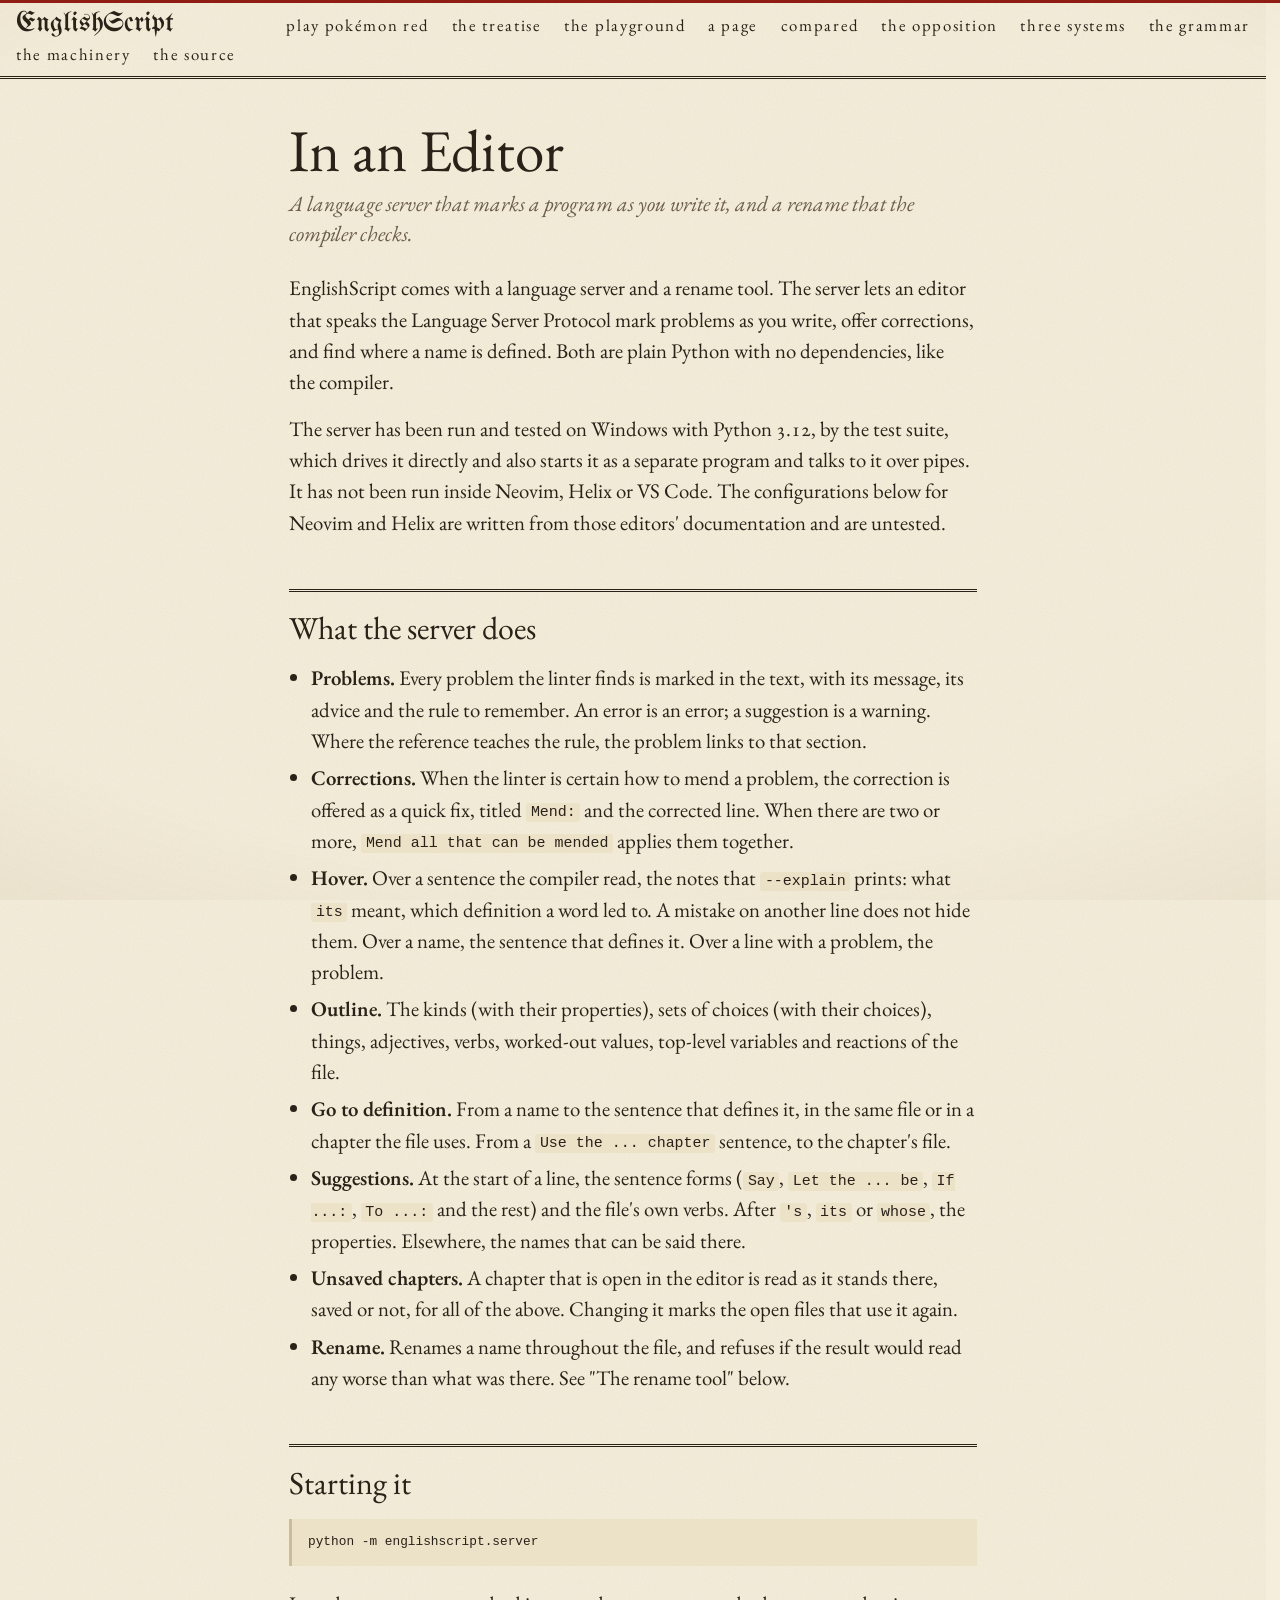
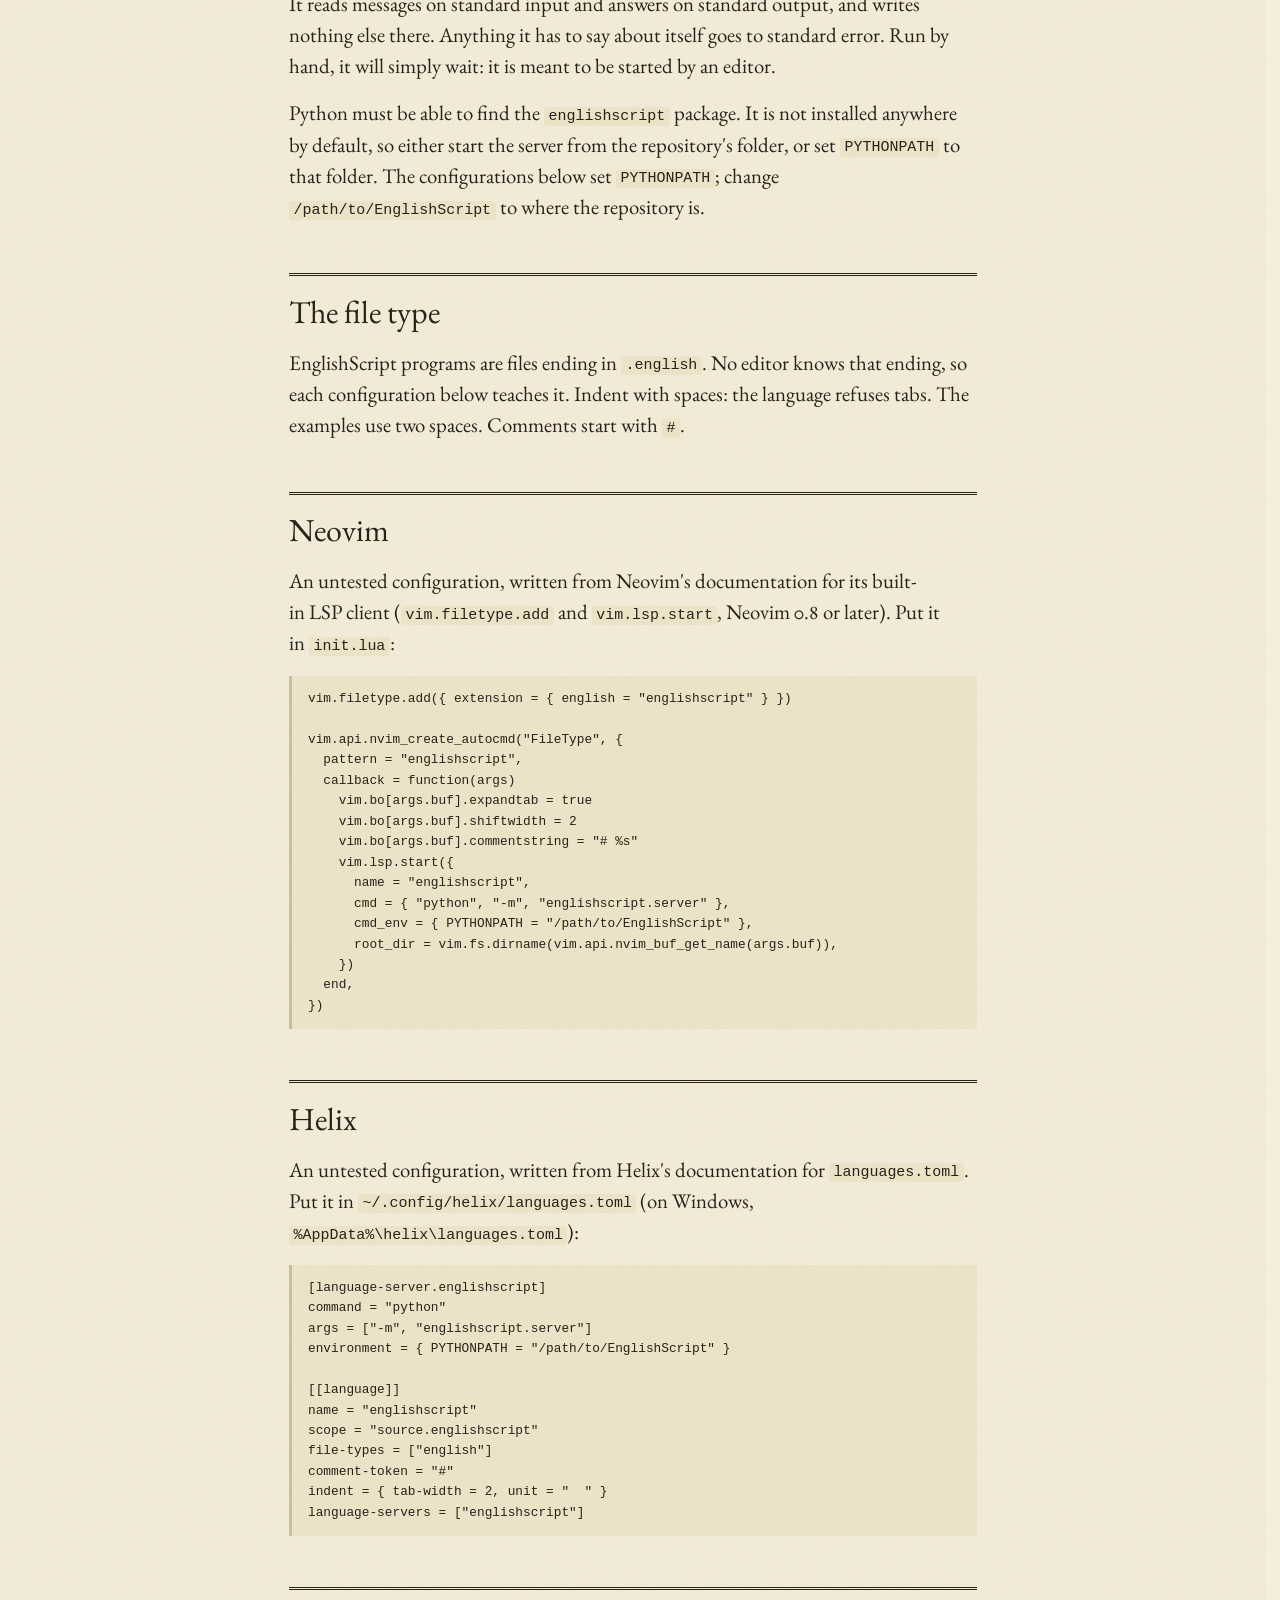
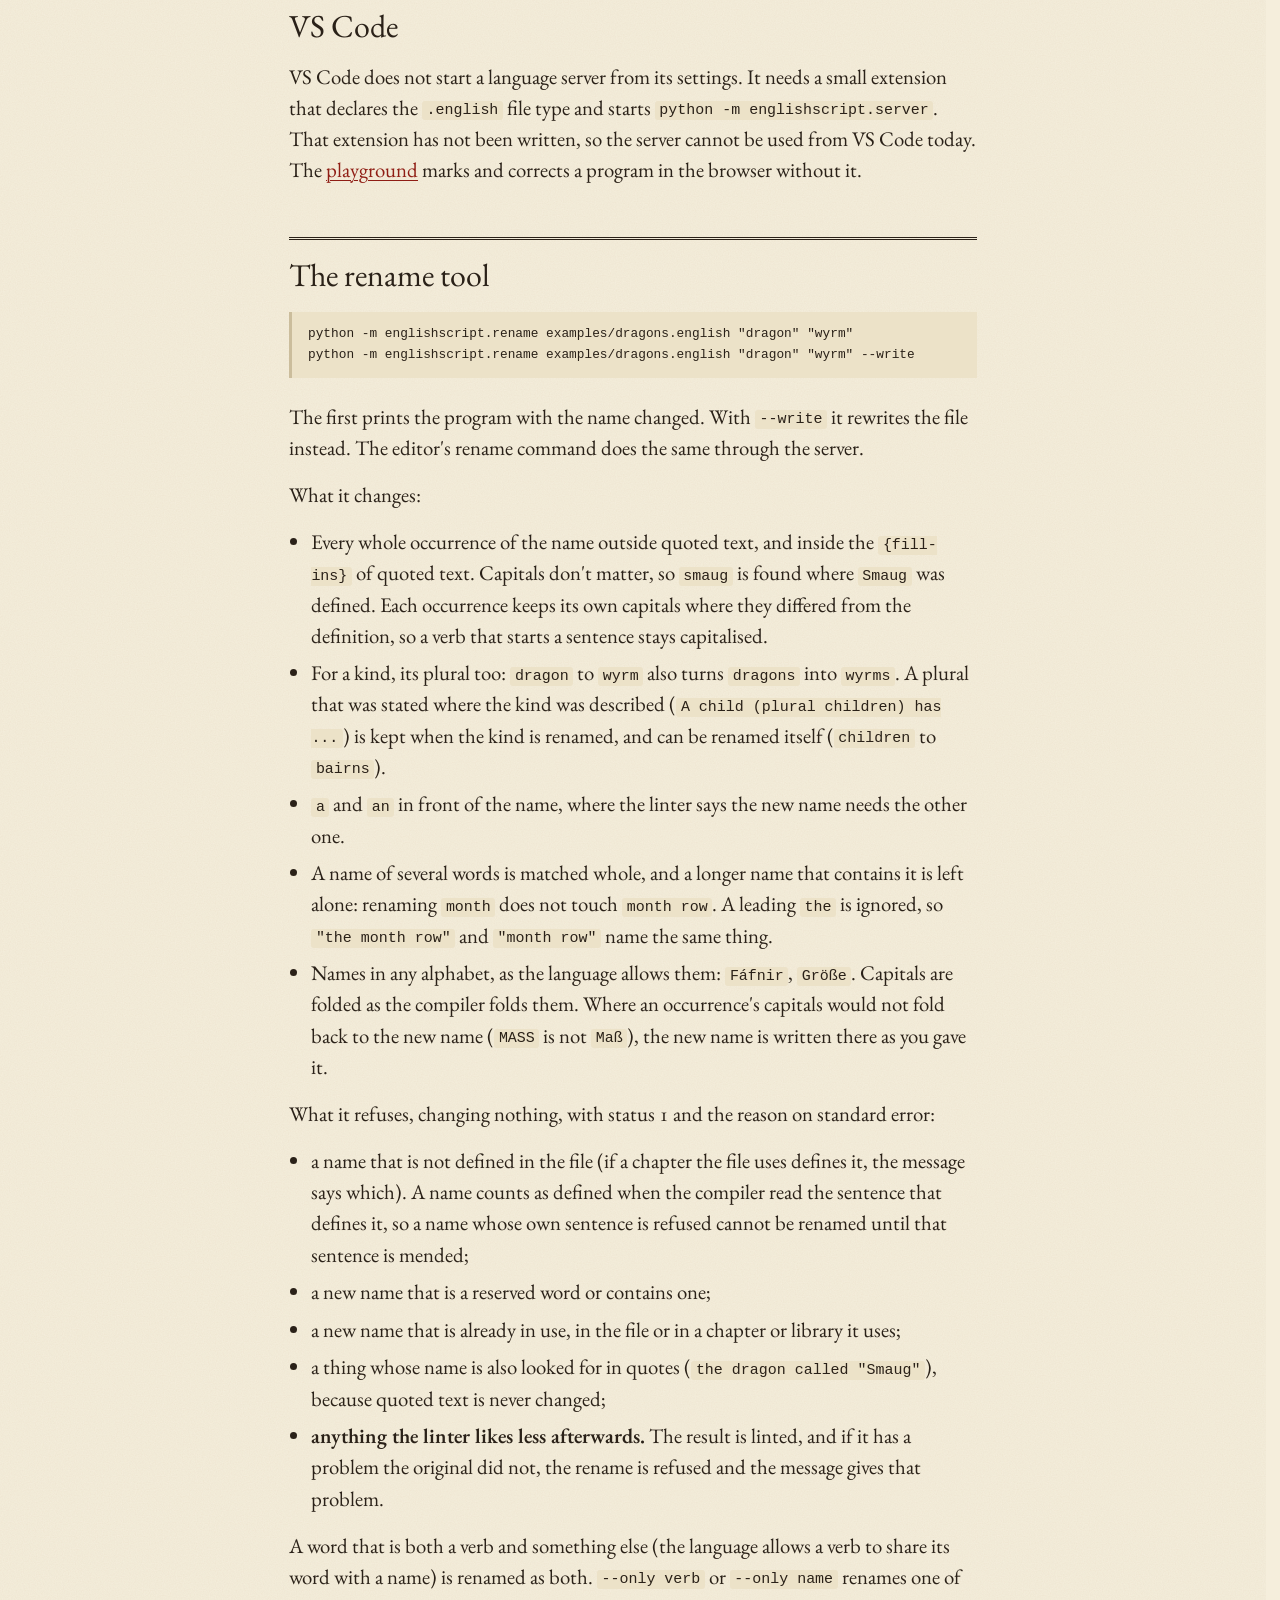
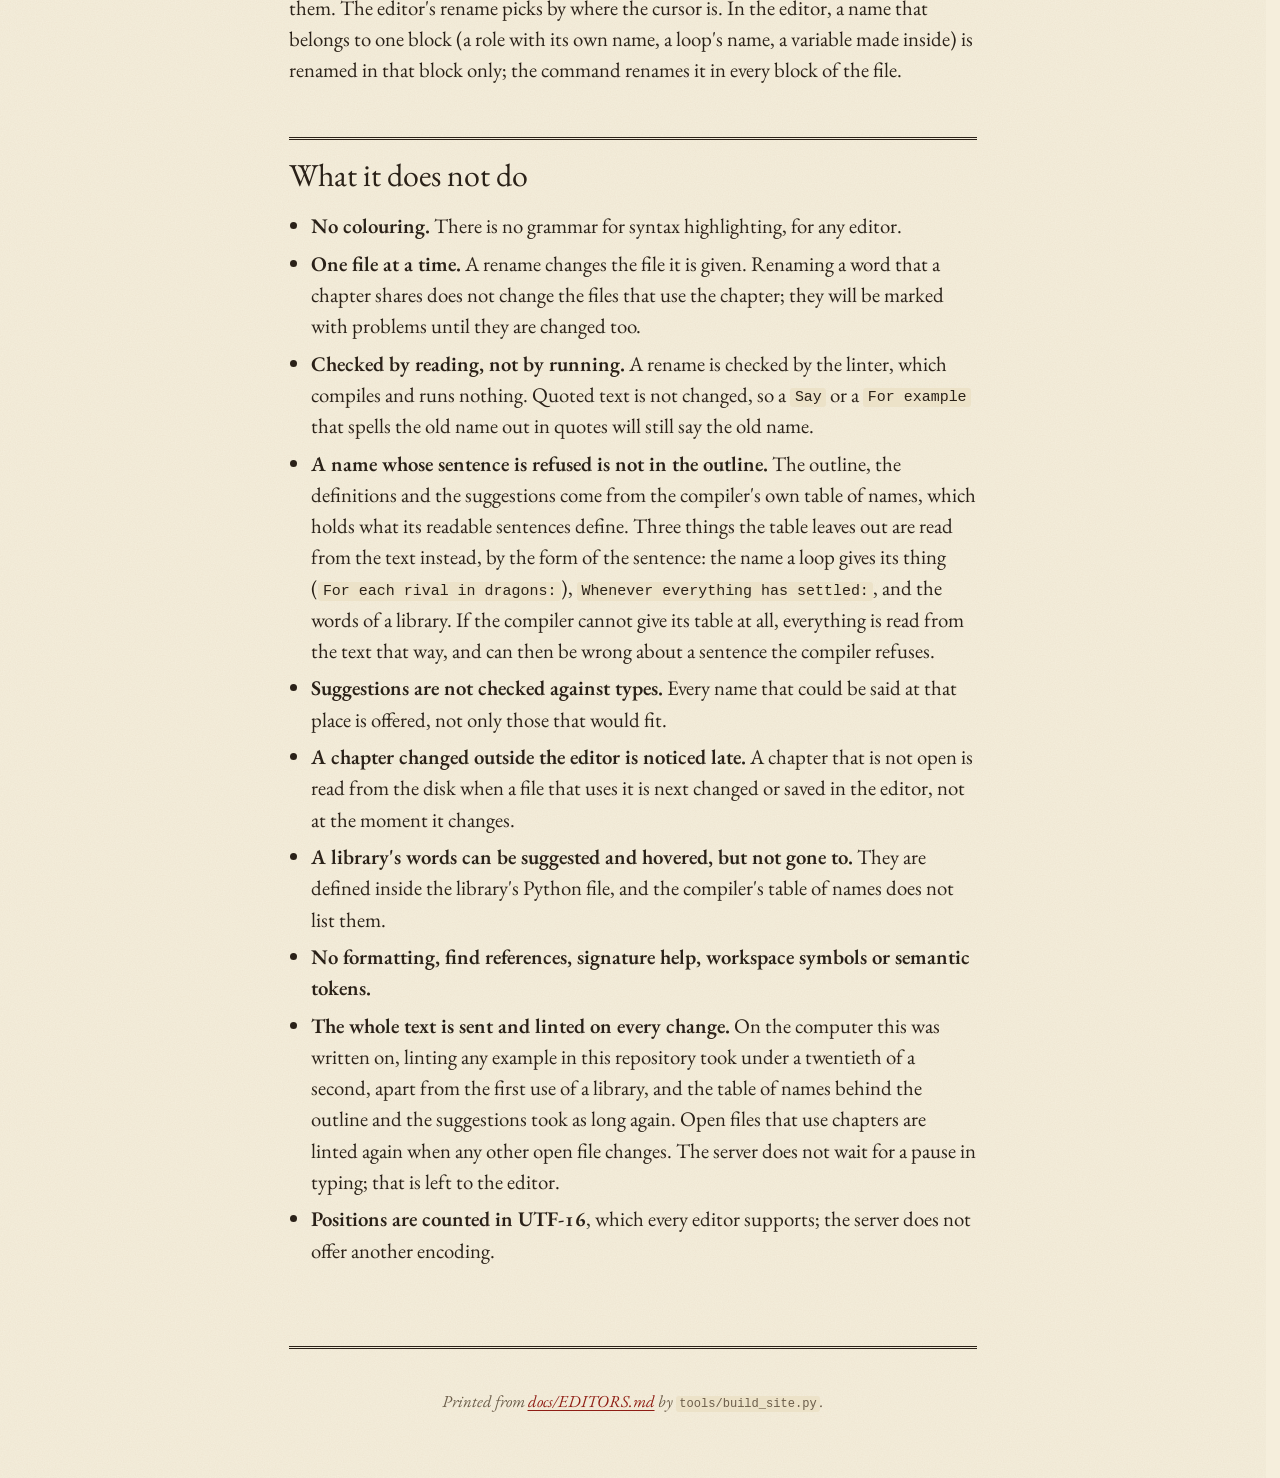
<file: docs/editors.html>
<!doctype html>
<html lang="en">
<head>
<meta charset="utf-8">
<meta name="viewport" content="width=device-width, initial-scale=1">
<meta name="theme-color" content="#f5eedc">
<title>EnglishScript in an editor</title>
<link rel="canonical" href="https://monstercameron.github.io/EnglishScript/editors.html">
<link rel="icon" href="assets/favicon.ico">
<link rel="icon" type="image/png" sizes="32x32" href="assets/favicon-32.png">
<link rel="apple-touch-icon" sizes="180x180" href="assets/apple-touch-icon.png">
<meta property="og:title" content="EnglishScript in an editor">
<meta property="og:description" content="A language server and a rename tool for EnglishScript: marks as you type, corrections, hover, completion and safe renaming.">
<meta property="og:url" content="https://monstercameron.github.io/EnglishScript/editors.html">
<meta property="og:type" content="website">
<meta property="og:site_name" content="EnglishScript">
<meta property="og:image" content="https://monstercameron.github.io/EnglishScript/assets/social-preview.png">
<meta property="og:image:alt" content="EnglishScript and a dragon program written in English.">
<meta property="og:image:width" content="1200">
<meta property="og:image:height" content="630">
<meta property="og:image:type" content="image/png">
<meta name="twitter:card" content="summary_large_image">
<meta name="twitter:title" content="EnglishScript in an editor">
<meta name="twitter:description" content="A language server and a rename tool for EnglishScript: marks as you type, corrections, hover, completion and safe renaming.">
<meta name="twitter:image" content="https://monstercameron.github.io/EnglishScript/assets/social-preview.png">
<meta name="twitter:image:alt" content="EnglishScript and a dragon program written in English.">
<meta name="description" content="A language server and a rename tool for EnglishScript: marks as you type, corrections, hover, completion and safe renaming.">
<link rel="preconnect" href="https://fonts.googleapis.com">
<link rel="preconnect" href="https://fonts.gstatic.com" crossorigin>
<link rel="stylesheet" href="https://fonts.googleapis.com/css2?family=EB+Garamond:ital,wght@0,400;0,500;0,600;1,400;1,500&amp;family=IM+Fell+English:ital@0;1&amp;family=IM+Fell+English+SC&amp;family=UnifrakturMaguntia&amp;display=swap">
<link rel="stylesheet" href="assets/english.css">
</head>
<body>

<nav class="sitenav" aria-label="The pages of this site">
  <div class="inner">
    <a class="home" href="./">EnglishScript</a>
    <a class="page" href="red/index.html">Play Pokémon Red</a>
    <a class="page" href="./">The treatise</a>
    <a class="page" href="playground.html">The playground</a>
    <a class="page" href="todo.html">A page</a>
    <a class="page" href="compare.html">Compared</a>
    <a class="page" href="opposition.html">The opposition</a>
    <a class="page" href="systems.html">Three systems</a>
    <a class="page" href="reference.html">The grammar</a>
    <a class="page" href="how.html">The machinery</a>
    <a class="page" href="https://github.com/monstercameron/EnglishScript">The source</a>
  </div>
</nav>

<main class="doc plain">
<article>
<h1>In an Editor</h1>
<p class="standfirst">A language server that marks a program as you write it, and a rename that the compiler checks.</p>
<p>EnglishScript comes with a language server and a rename tool. The server lets an editor that speaks the Language Server Protocol mark problems as you write, offer corrections, and find where a name is defined. Both are plain Python with no dependencies, like the compiler.</p>
<p>The server has been run and tested on Windows with Python 3.12, by the test suite, which drives it directly and also starts it as a separate program and talks to it over pipes. It has not been run inside Neovim, Helix or VS Code. The configurations below for Neovim and Helix are written from those editors' documentation and are untested.</p>
<h2 id="what-the-server-does">What the server does</h2>
<ul>
<li><strong>Problems.</strong> Every problem the linter finds is marked in the text, with its message, its advice and the rule to remember. An error is an error; a suggestion is a warning. Where the reference teaches the rule, the problem links to that section.</li>
<li><strong>Corrections.</strong> When the linter is certain how to mend a problem, the correction is offered as a quick fix, titled <code>Mend:</code> and the corrected line. When there are two or more, <code>Mend all that can be mended</code> applies them together.</li>
<li><strong>Hover.</strong> Over a sentence the compiler read, the notes that <code>--explain</code> prints: what <code>its</code> meant, which definition a word led to. A mistake on another line does not hide them. Over a name, the sentence that defines it. Over a line with a problem, the problem.</li>
<li><strong>Outline.</strong> The kinds (with their properties), sets of choices (with their choices), things, adjectives, verbs, worked-out values, top-level variables and reactions of the file.</li>
<li><strong>Go to definition.</strong> From a name to the sentence that defines it, in the same file or in a chapter the file uses. From a <code>Use the ... chapter</code> sentence, to the chapter's file.</li>
<li><strong>Suggestions.</strong> At the start of a line, the sentence forms (<code>Say</code>, <code>Let the ... be</code>, <code>If ...:</code>, <code>To ...:</code> and the rest) and the file's own verbs. After <code>'s</code>, <code>its</code> or <code>whose</code>, the properties. Elsewhere, the names that can be said there.</li>
<li><strong>Unsaved chapters.</strong> A chapter that is open in the editor is read as it stands there, saved or not, for all of the above. Changing it marks the open files that use it again.</li>
<li><strong>Rename.</strong> Renames a name throughout the file, and refuses if the result would read any worse than what was there. See "The rename tool" below.</li>
</ul>
<h2 id="starting-it">Starting it</h2>
<pre class="form">python -m englishscript.server</pre>
<p>It reads messages on standard input and answers on standard output, and writes nothing else there. Anything it has to say about itself goes to standard error. Run by hand, it will simply wait: it is meant to be started by an editor.</p>
<p>Python must be able to find the <code>englishscript</code> package. It is not installed anywhere by default, so either start the server from the repository's folder, or set <code>PYTHONPATH</code> to that folder. The configurations below set <code>PYTHONPATH</code>; change <code>/path/to/EnglishScript</code> to where the repository is.</p>
<h2 id="the-file-type">The file type</h2>
<p>EnglishScript programs are files ending in <code>.english</code>. No editor knows that ending, so each configuration below teaches it. Indent with spaces: the language refuses tabs. The examples use two spaces. Comments start with <code>#</code>.</p>
<h2 id="neovim">Neovim</h2>
<p>An untested configuration, written from Neovim's documentation for its built-in LSP client (<code>vim.filetype.add</code> and <code>vim.lsp.start</code>, Neovim 0.8 or later). Put it in <code>init.lua</code>:</p>
<pre class="form">vim.filetype.add({ extension = { english = "englishscript" } })

vim.api.nvim_create_autocmd("FileType", {
  pattern = "englishscript",
  callback = function(args)
    vim.bo[args.buf].expandtab = true
    vim.bo[args.buf].shiftwidth = 2
    vim.bo[args.buf].commentstring = "# %s"
    vim.lsp.start({
      name = "englishscript",
      cmd = { "python", "-m", "englishscript.server" },
      cmd_env = { PYTHONPATH = "/path/to/EnglishScript" },
      root_dir = vim.fs.dirname(vim.api.nvim_buf_get_name(args.buf)),
    })
  end,
})</pre>
<h2 id="helix">Helix</h2>
<p>An untested configuration, written from Helix's documentation for <code>languages.toml</code>. Put it in <code>~/.config/helix/languages.toml</code> (on Windows, <code>%AppData%\helix\languages.toml</code>):</p>
<pre class="form">[language-server.englishscript]
command = "python"
args = ["-m", "englishscript.server"]
environment = { PYTHONPATH = "/path/to/EnglishScript" }

[[language]]
name = "englishscript"
scope = "source.englishscript"
file-types = ["english"]
comment-token = "#"
indent = { tab-width = 2, unit = "  " }
language-servers = ["englishscript"]</pre>
<h2 id="vs-code">VS Code</h2>
<p>VS Code does not start a language server from its settings. It needs a small extension that declares the <code>.english</code> file type and starts <code>python -m englishscript.server</code>. That extension has not been written, so the server cannot be used from VS Code today. The <a href="https://monstercameron.github.io/EnglishScript/playground.html">playground</a> marks and corrects a program in the browser without it.</p>
<h2 id="the-rename-tool">The rename tool</h2>
<pre class="form">python -m englishscript.rename examples/dragons.english "dragon" "wyrm"
python -m englishscript.rename examples/dragons.english "dragon" "wyrm" --write</pre>
<p>The first prints the program with the name changed. With <code>--write</code> it rewrites the file instead. The editor's rename command does the same through the server.</p>
<p>What it changes:</p>
<ul>
<li>Every whole occurrence of the name outside quoted text, and inside the <code>{fill-ins}</code> of quoted text. Capitals don't matter, so <code>smaug</code> is found where <code>Smaug</code> was defined. Each occurrence keeps its own capitals where they differed from the definition, so a verb that starts a sentence stays capitalised.</li>
<li>For a kind, its plural too: <code>dragon</code> to <code>wyrm</code> also turns <code>dragons</code> into <code>wyrms</code>. A plural that was stated where the kind was described (<code>A child (plural children) has ...</code>) is kept when the kind is renamed, and can be renamed itself (<code>children</code> to <code>bairns</code>).</li>
<li><code>a</code> and <code>an</code> in front of the name, where the linter says the new name needs the other one.</li>
<li>A name of several words is matched whole, and a longer name that contains it is left alone: renaming <code>month</code> does not touch <code>month row</code>. A leading <code>the</code> is ignored, so <code>"the month row"</code> and <code>"month row"</code> name the same thing.</li>
<li>Names in any alphabet, as the language allows them: <code>Fáfnir</code>, <code>Größe</code>. Capitals are folded as the compiler folds them. Where an occurrence's capitals would not fold back to the new name (<code>MASS</code> is not <code>Maß</code>), the new name is written there as you gave it.</li>
</ul>
<p>What it refuses, changing nothing, with status 1 and the reason on standard error:</p>
<ul>
<li>a name that is not defined in the file (if a chapter the file uses defines it, the message says which). A name counts as defined when the compiler read the sentence that defines it, so a name whose own sentence is refused cannot be renamed until that sentence is mended;</li>
<li>a new name that is a reserved word or contains one;</li>
<li>a new name that is already in use, in the file or in a chapter or library it uses;</li>
<li>a thing whose name is also looked for in quotes (<code>the dragon called "Smaug"</code>), because quoted text is never changed;</li>
<li><strong>anything the linter likes less afterwards.</strong> The result is linted, and if it has a problem the original did not, the rename is refused and the message gives that problem.</li>
</ul>
<p>A word that is both a verb and something else (the language allows a verb to share its word with a name) is renamed as both. <code>--only verb</code> or <code>--only name</code> renames one of them. The editor's rename picks by where the cursor is. In the editor, a name that belongs to one block (a role with its own name, a loop's name, a variable made inside) is renamed in that block only; the command renames it in every block of the file.</p>
<h2 id="what-it-does-not-do">What it does not do</h2>
<ul>
<li><strong>No colouring.</strong> There is no grammar for syntax highlighting, for any editor.</li>
<li><strong>One file at a time.</strong> A rename changes the file it is given. Renaming a word that a chapter shares does not change the files that use the chapter; they will be marked with problems until they are changed too.</li>
<li><strong>Checked by reading, not by running.</strong> A rename is checked by the linter, which compiles and runs nothing. Quoted text is not changed, so a <code>Say</code> or a <code>For example</code> that spells the old name out in quotes will still say the old name.</li>
<li><strong>A name whose sentence is refused is not in the outline.</strong> The outline, the definitions and the suggestions come from the compiler's own table of names, which holds what its readable sentences define. Three things the table leaves out are read from the text instead, by the form of the sentence: the name a loop gives its thing (<code>For each rival in dragons:</code>), <code>Whenever everything has settled:</code>, and the words of a library. If the compiler cannot give its table at all, everything is read from the text that way, and can then be wrong about a sentence the compiler refuses.</li>
<li><strong>Suggestions are not checked against types.</strong> Every name that could be said at that place is offered, not only those that would fit.</li>
<li><strong>A chapter changed outside the editor is noticed late.</strong> A chapter that is not open is read from the disk when a file that uses it is next changed or saved in the editor, not at the moment it changes.</li>
<li><strong>A library's words can be suggested and hovered, but not gone to.</strong> They are defined inside the library's Python file, and the compiler's table of names does not list them.</li>
<li><strong>No formatting, find references, signature help, workspace symbols or semantic tokens.</strong></li>
<li><strong>The whole text is sent and linted on every change.</strong> On the computer this was written on, linting any example in this repository took under a twentieth of a second, apart from the first use of a library, and the table of names behind the outline and the suggestions took as long again. Open files that use chapters are linted again when any other open file changes. The server does not wait for a pause in typing; that is left to the editor.</li>
<li><strong>Positions are counted in UTF-16</strong>, which every editor supports; the server does not offer another encoding.</li>
</ul>
</article>
<footer class="colophon">
  Printed from <a href="https://github.com/monstercameron/EnglishScript/blob/main/docs/EDITORS.md">docs/EDITORS.md</a> by <code>tools/build_site.py</code>.
</footer>
</main>

</body>
</html>
</file>
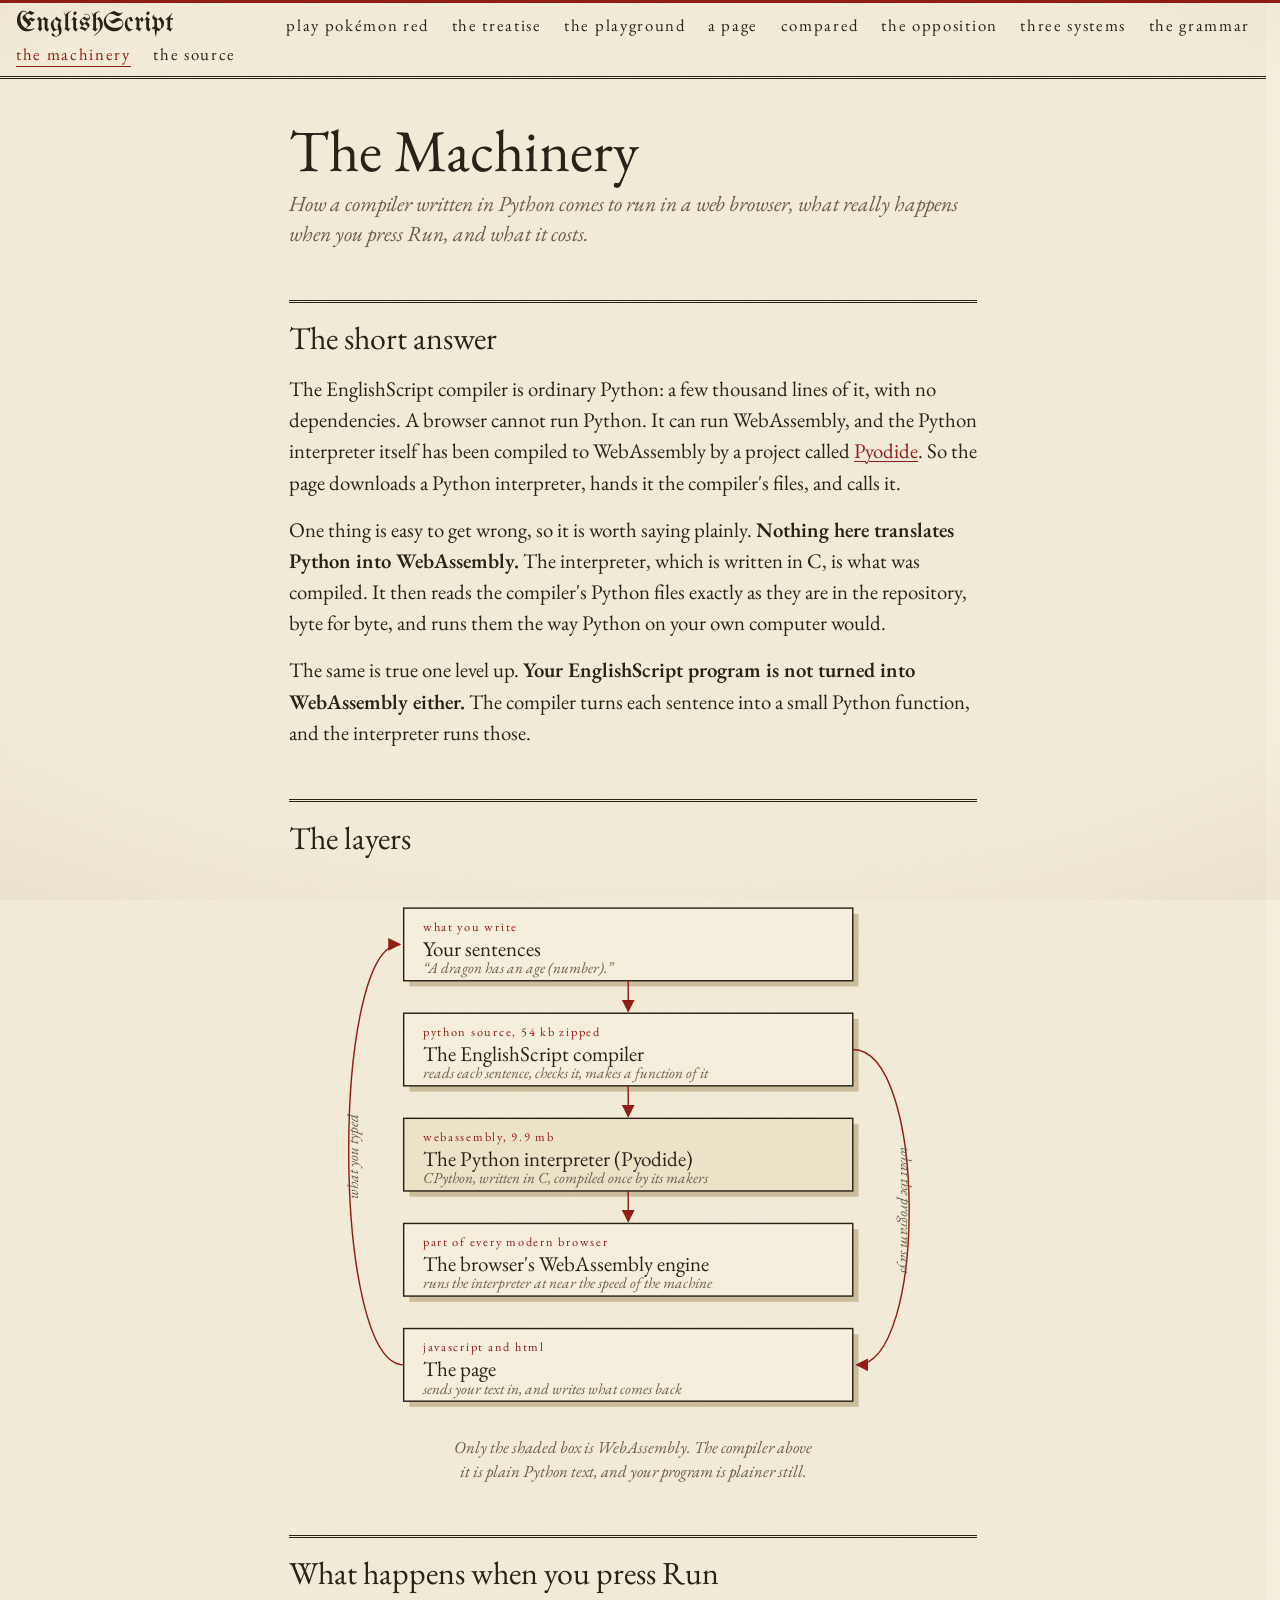
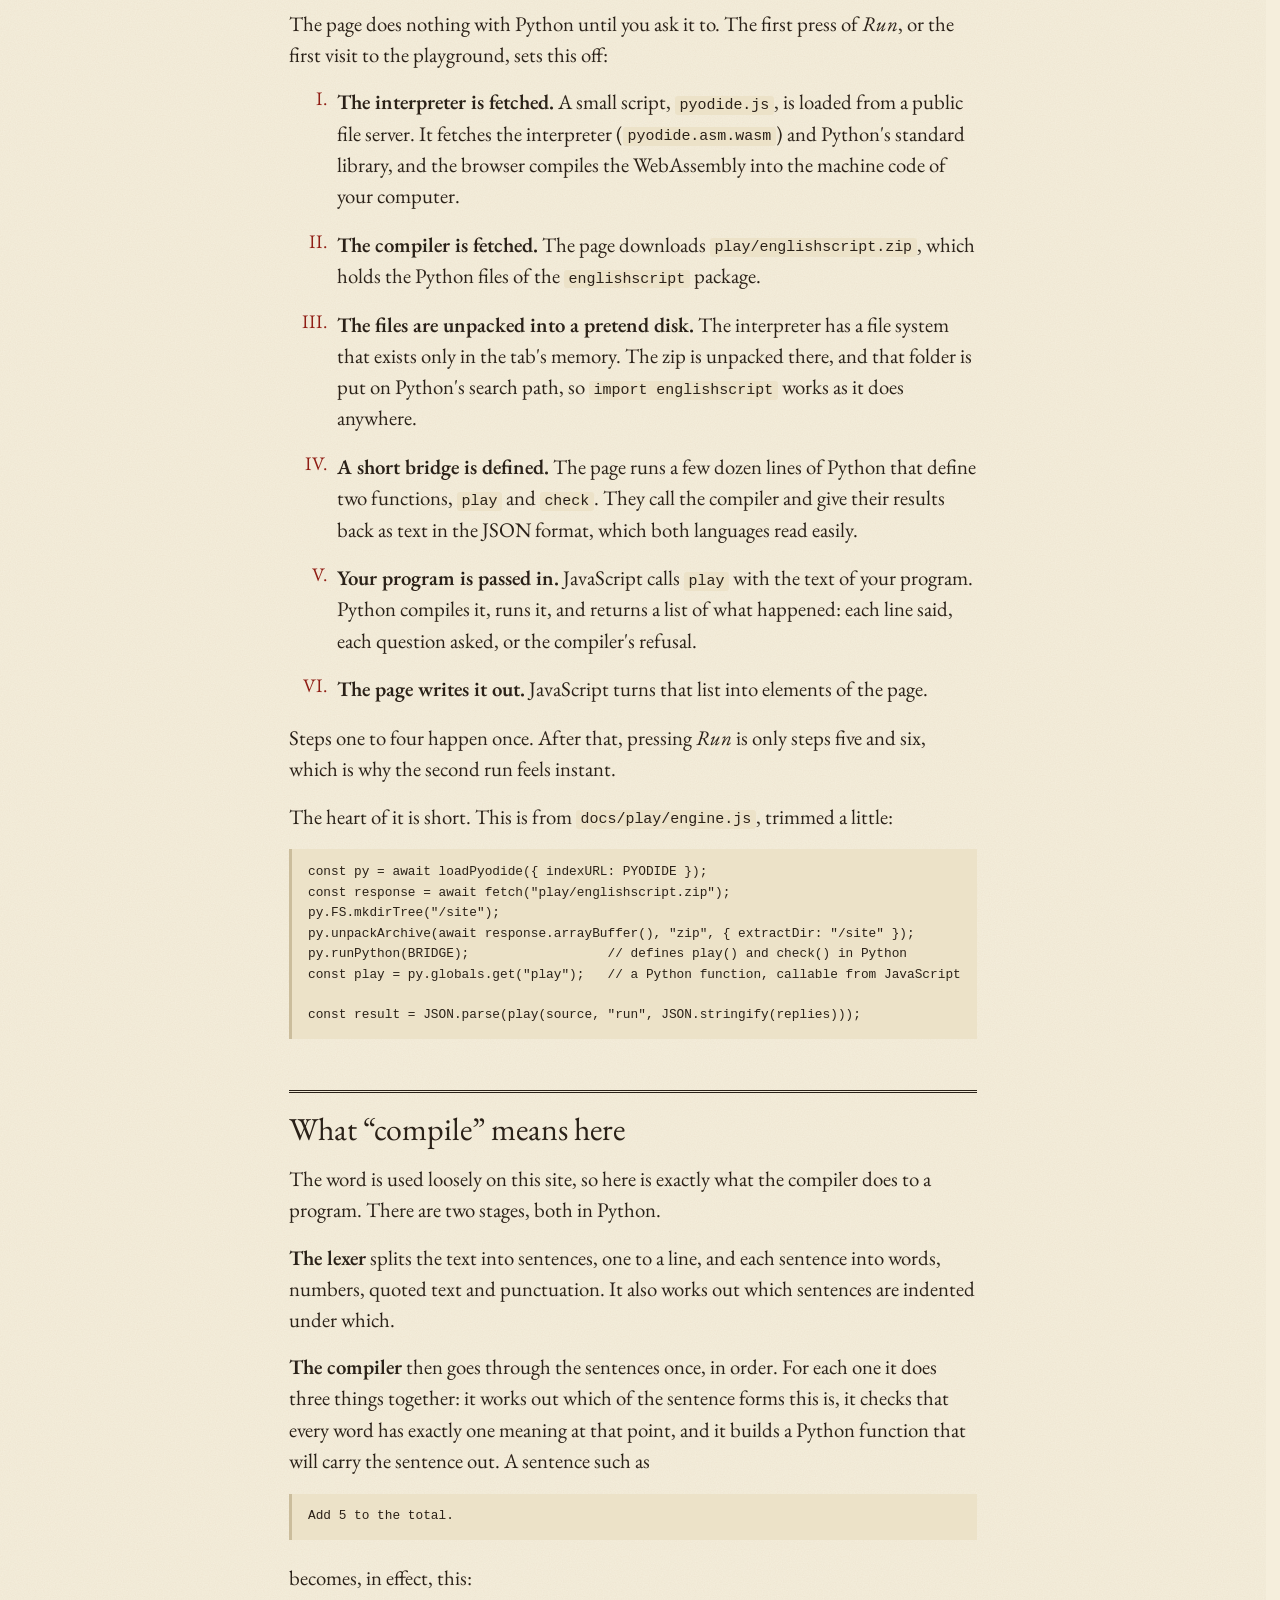
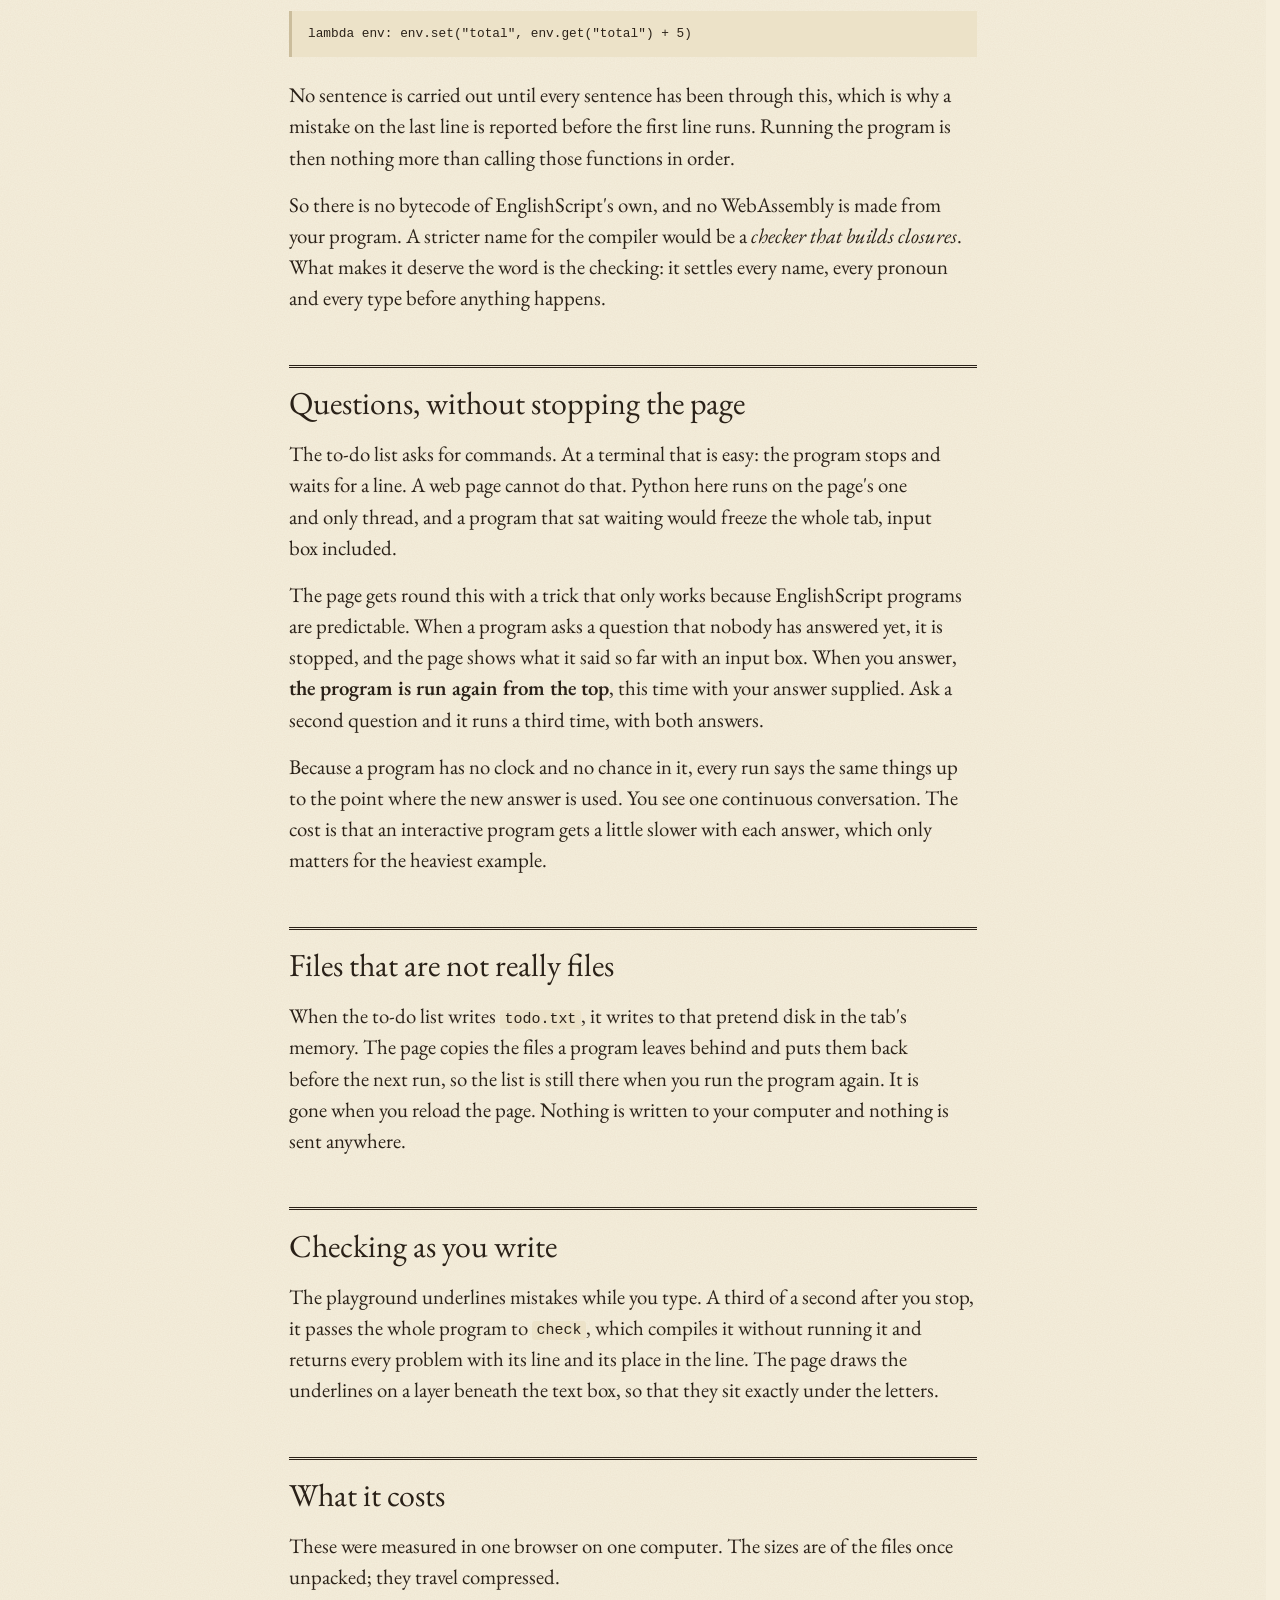
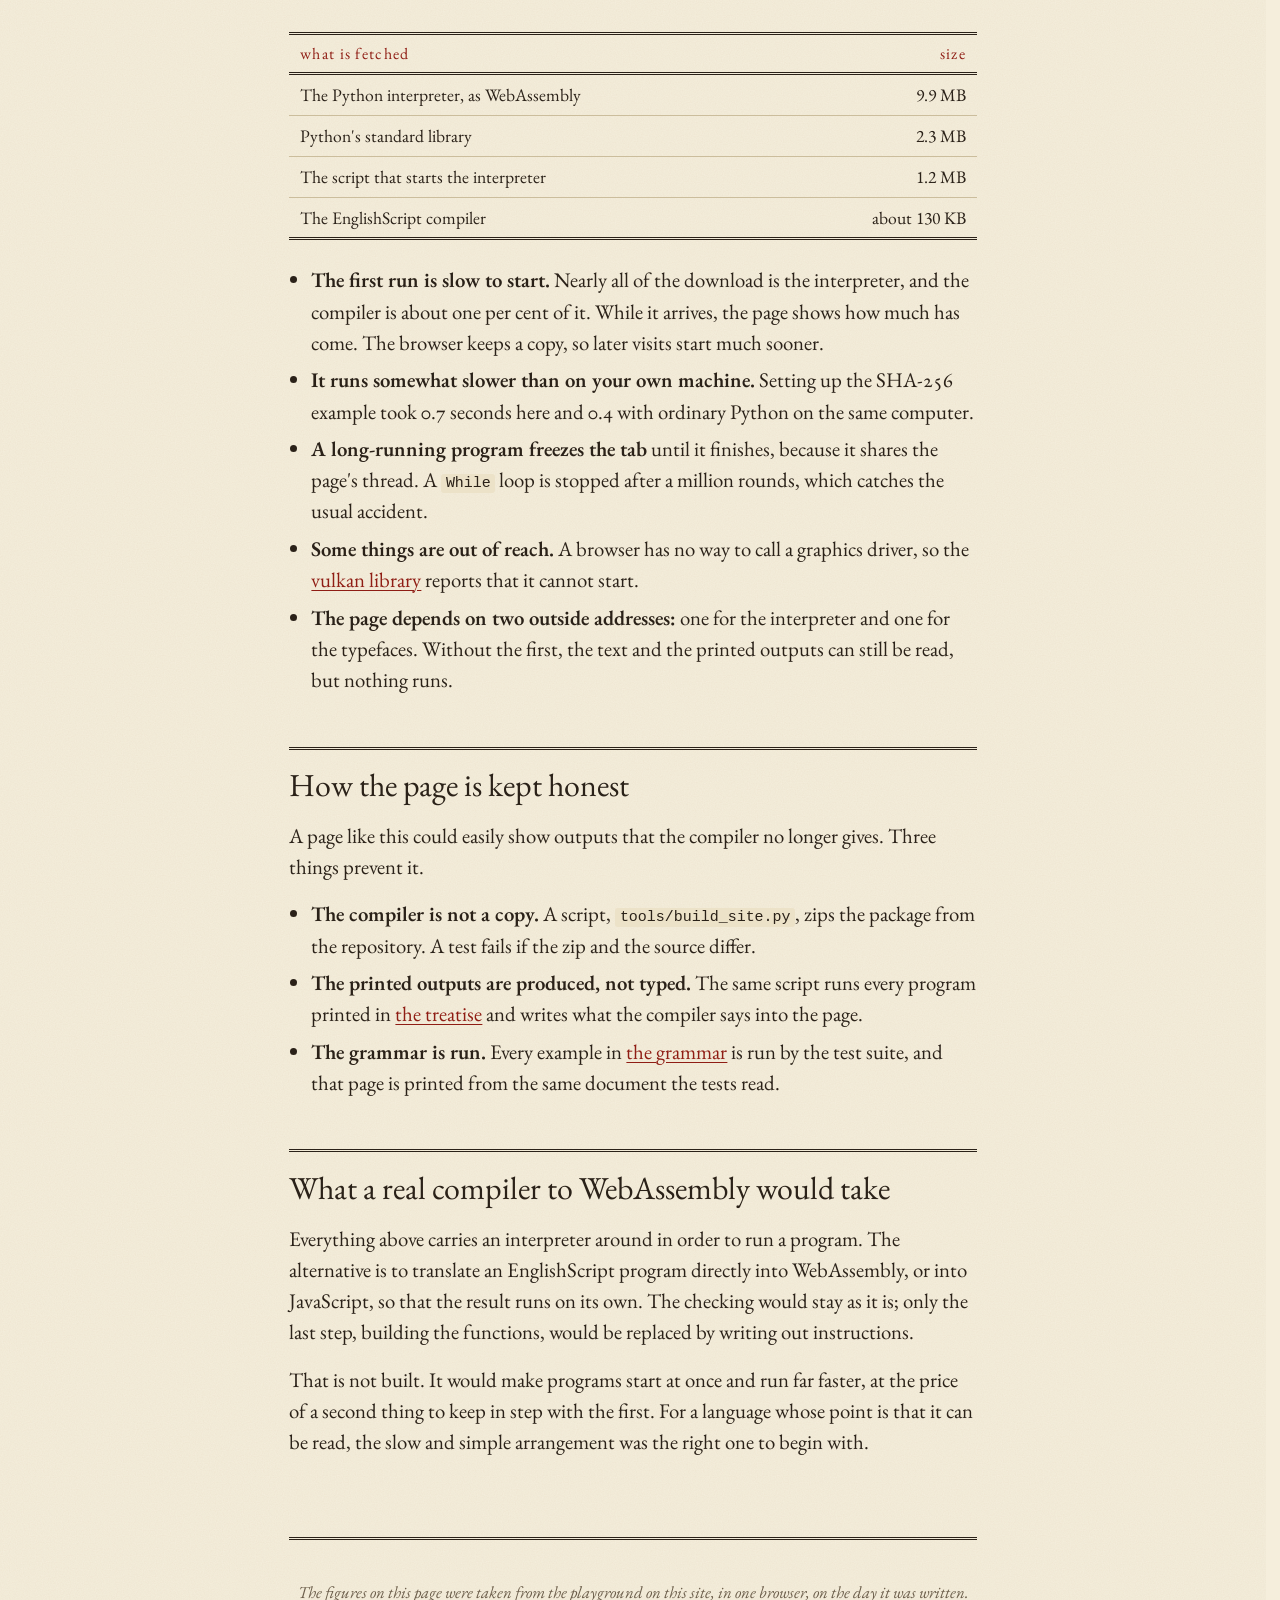
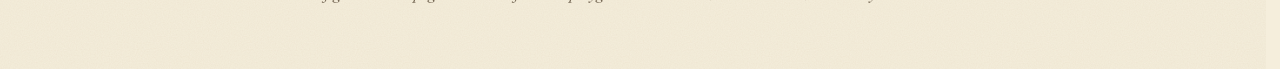
<file: docs/how.html>
<!doctype html>
<html lang="en">
<head>
<meta charset="utf-8">
<meta name="viewport" content="width=device-width, initial-scale=1">
<meta name="theme-color" content="#f5eedc">
<title>The machinery of EnglishScript: a Python compiler in the browser</title>
<link rel="canonical" href="https://monstercameron.github.io/EnglishScript/how.html">
<link rel="icon" href="assets/favicon.ico">
<link rel="icon" type="image/png" sizes="32x32" href="assets/favicon-32.png">
<link rel="apple-touch-icon" sizes="180x180" href="assets/apple-touch-icon.png">
<meta property="og:title" content="The machinery of EnglishScript: a Python compiler in the browser">
<meta property="og:description" content="How a compiler written in Python runs in a web browser: Python as WebAssembly, the bridge to the page, and what it costs.">
<meta property="og:url" content="https://monstercameron.github.io/EnglishScript/how.html">
<meta property="og:type" content="website">
<meta property="og:site_name" content="EnglishScript">
<meta property="og:image" content="https://monstercameron.github.io/EnglishScript/assets/social-preview.png">
<meta property="og:image:alt" content="EnglishScript and a dragon program written in English.">
<meta property="og:image:width" content="1200">
<meta property="og:image:height" content="630">
<meta property="og:image:type" content="image/png">
<meta name="twitter:card" content="summary_large_image">
<meta name="twitter:title" content="The machinery of EnglishScript: a Python compiler in the browser">
<meta name="twitter:description" content="How a compiler written in Python runs in a web browser: Python as WebAssembly, the bridge to the page, and what it costs.">
<meta name="twitter:image" content="https://monstercameron.github.io/EnglishScript/assets/social-preview.png">
<meta name="twitter:image:alt" content="EnglishScript and a dragon program written in English.">
<meta name="description" content="How a compiler written in Python runs in a web browser: Python as WebAssembly, the bridge to the page, and what it costs.">
<link rel="preconnect" href="https://fonts.googleapis.com">
<link rel="preconnect" href="https://fonts.gstatic.com" crossorigin>
<link rel="stylesheet" href="https://fonts.googleapis.com/css2?family=EB+Garamond:ital,wght@0,400;0,500;0,600;1,400;1,500&amp;family=IM+Fell+English:ital@0;1&amp;family=IM+Fell+English+SC&amp;family=UnifrakturMaguntia&amp;display=swap">
<link rel="stylesheet" href="assets/english.css">
<style>
  figure.plate { margin: 2rem 0; }
  figure.plate svg { display: block; width: 100%; height: auto; }
  figure.plate figcaption { font: italic 1.05rem/1.4 var(--fell); color: var(--muted); margin-top: 0.8rem; text-align: center; text-wrap: balance; }
  .plate .box { fill: var(--bg); stroke: var(--ink); stroke-width: 1.5; }
  .plate .box.wasm { fill: var(--panel); }
  .plate .shade { fill: var(--rule); }
  .plate .name { font: 22px var(--fell); fill: var(--ink); }
  .plate .what { font: italic 16px var(--fell); fill: var(--muted); }
  .plate .tag { font: 13px var(--caps); letter-spacing: 0.14em; fill: var(--accent); text-transform: lowercase; }
  .plate .arrow { stroke: var(--accent); stroke-width: 1.5; fill: none; }
  .plate .head { fill: var(--accent); }
  .plate .brace { stroke: var(--muted); stroke-width: 1; fill: none; }
  .steps { counter-reset: step; list-style: none; padding-left: 0 !important; }
  .steps > li { counter-increment: step; position: relative; padding-left: 3rem; margin-bottom: 1.1rem !important; }
  .steps > li::before { content: counter(step, upper-roman) "."; position: absolute; left: 0; top: 0; width: 2.4rem; text-align: right; font: 1.2rem var(--fell); color: var(--accent); }
  .measure td:nth-child(n+2), .measure th:nth-child(n+2) { text-align: right; white-space: nowrap; font-variant-numeric: lining-nums tabular-nums; }
</style>
</head>
<body>

<nav class="sitenav" aria-label="The pages of this site">
  <div class="inner">
    <a class="home" href="./">EnglishScript</a>
    <a class="page" href="red/index.html">Play Pokémon Red</a>
    <a class="page" href="./">The treatise</a>
    <a class="page" href="playground.html">The playground</a>
    <a class="page" href="todo.html">A page</a>
    <a class="page" href="compare.html">Compared</a>
    <a class="page" href="opposition.html">The opposition</a>
    <a class="page" href="systems.html">Three systems</a>
    <a class="page" href="reference.html">The grammar</a>
    <a class="page" href="how.html" aria-current="page">The machinery</a>
    <a class="page" href="https://github.com/monstercameron/EnglishScript">The source</a>
  </div>
</nav>

<main class="doc plain">
<article>
<h1>The Machinery</h1>
<p class="standfirst">How a compiler written in Python comes to run in a web browser, what really happens when you press Run, and what it costs.</p>

<h2 id="short">The short answer</h2>

<p>The EnglishScript compiler is ordinary Python: a few thousand lines of it, with no dependencies. A browser cannot run Python. It can run WebAssembly, and the Python interpreter itself has been compiled to WebAssembly by a project called <a href="https://pyodide.org">Pyodide</a>. So the page downloads a Python interpreter, hands it the compiler's files, and calls it.</p>

<p>One thing is easy to get wrong, so it is worth saying plainly. <strong>Nothing here translates Python into WebAssembly.</strong> The interpreter, which is written in C, is what was compiled. It then reads the compiler's Python files exactly as they are in the repository, byte for byte, and runs them the way Python on your own computer would.</p>

<p>The same is true one level up. <strong>Your EnglishScript program is not turned into WebAssembly either.</strong> The compiler turns each sentence into a small Python function, and the interpreter runs those.</p>

<h2 id="layers">The layers</h2>

<figure class="plate">
<svg viewBox="0 0 720 560" role="img" aria-labelledby="plate-title plate-desc">
  <title id="plate-title">The layers between a sentence and the screen</title>
  <desc id="plate-desc">Five boxes stacked from top to bottom: your sentences; the EnglishScript compiler, which is Python source; the Python interpreter, which is WebAssembly; the browser's WebAssembly engine; and the page. The middle three sit inside the browser tab. An arrow runs down the stack and another returns from the compiler to the page.</desc>
  <defs>
    <marker id="tip" viewBox="0 0 10 10" refX="9" refY="5" markerWidth="9" markerHeight="9" orient="auto-start-reverse"><path class="head" d="M0,0 L10,5 L0,10 z"/></marker>
  </defs>

  <rect class="shade" x="126" y="26" width="470" height="76"/>
  <rect class="box" x="120" y="20" width="470" height="76"/>
  <text class="tag" x="140" y="44">what you write</text>
  <text class="name" x="140" y="70">Your sentences</text>
  <text class="what" x="140" y="88">“A dragon has an age (number).”</text>

  <rect class="shade" x="126" y="136" width="470" height="76"/>
  <rect class="box" x="120" y="130" width="470" height="76"/>
  <text class="tag" x="140" y="154">python source, 54 kb zipped</text>
  <text class="name" x="140" y="180">The EnglishScript compiler</text>
  <text class="what" x="140" y="198">reads each sentence, checks it, makes a function of it</text>

  <rect class="shade" x="126" y="246" width="470" height="76"/>
  <rect class="box wasm" x="120" y="240" width="470" height="76"/>
  <text class="tag" x="140" y="264">webassembly, 9.9 mb</text>
  <text class="name" x="140" y="290">The Python interpreter (Pyodide)</text>
  <text class="what" x="140" y="308">CPython, written in C, compiled once by its makers</text>

  <rect class="shade" x="126" y="356" width="470" height="76"/>
  <rect class="box" x="120" y="350" width="470" height="76"/>
  <text class="tag" x="140" y="374">part of every modern browser</text>
  <text class="name" x="140" y="400">The browser's WebAssembly engine</text>
  <text class="what" x="140" y="418">runs the interpreter at near the speed of the machine</text>

  <rect class="shade" x="126" y="466" width="470" height="76"/>
  <rect class="box" x="120" y="460" width="470" height="76"/>
  <text class="tag" x="140" y="484">javascript and html</text>
  <text class="name" x="140" y="510">The page</text>
  <text class="what" x="140" y="528">sends your text in, and writes what comes back</text>

  <path class="arrow" d="M355,96 L355,128" marker-end="url(#tip)"/>
  <path class="arrow" d="M355,206 L355,238" marker-end="url(#tip)"/>
  <path class="arrow" d="M355,316 L355,348" marker-end="url(#tip)"/>
  <path class="arrow" d="M590,168 C668,168 668,498 594,498" marker-end="url(#tip)"/>
  <text class="what" x="640" y="336" transform="rotate(90 640 336)" text-anchor="middle">what the program says</text>
  <path class="arrow" d="M120,498 C44,498 44,58 116,58" marker-end="url(#tip)"/>
  <text class="what" x="72" y="280" transform="rotate(-90 72 280)" text-anchor="middle">what you typed</text>
</svg>
<figcaption>Only the shaded box is WebAssembly. The compiler above it is plain Python text, and your program is plainer still.</figcaption>
</figure>

<h2 id="run">What happens when you press Run</h2>

<p>The page does nothing with Python until you ask it to. The first press of <em>Run</em>, or the first visit to the playground, sets this off:</p>

<ol class="steps">
  <li><strong>The interpreter is fetched.</strong> A small script, <code>pyodide.js</code>, is loaded from a public file server. It fetches the interpreter (<code>pyodide.asm.wasm</code>) and Python's standard library, and the browser compiles the WebAssembly into the machine code of your computer.</li>
  <li><strong>The compiler is fetched.</strong> The page downloads <code>play/englishscript.zip</code>, which holds the Python files of the <code>englishscript</code> package.</li>
  <li><strong>The files are unpacked into a pretend disk.</strong> The interpreter has a file system that exists only in the tab's memory. The zip is unpacked there, and that folder is put on Python's search path, so <code>import englishscript</code> works as it does anywhere.</li>
  <li><strong>A short bridge is defined.</strong> The page runs a few dozen lines of Python that define two functions, <code>play</code> and <code>check</code>. They call the compiler and give their results back as text in the JSON format, which both languages read easily.</li>
  <li><strong>Your program is passed in.</strong> JavaScript calls <code>play</code> with the text of your program. Python compiles it, runs it, and returns a list of what happened: each line said, each question asked, or the compiler's refusal.</li>
  <li><strong>The page writes it out.</strong> JavaScript turns that list into elements of the page.</li>
</ol>

<p>Steps one to four happen once. After that, pressing <em>Run</em> is only steps five and six, which is why the second run feels instant.</p>

<p>The heart of it is short. This is from <code>docs/play/engine.js</code>, trimmed a little:</p>

<pre class="form">const py = await loadPyodide({ indexURL: PYODIDE });
const response = await fetch("play/englishscript.zip");
py.FS.mkdirTree("/site");
py.unpackArchive(await response.arrayBuffer(), "zip", { extractDir: "/site" });
py.runPython(BRIDGE);                  // defines play() and check() in Python
const play = py.globals.get("play");   // a Python function, callable from JavaScript

const result = JSON.parse(play(source, "run", JSON.stringify(replies)));</pre>

<h2 id="compile">What “compile” means here</h2>

<p>The word is used loosely on this site, so here is exactly what the compiler does to a program. There are two stages, both in Python.</p>

<p><strong>The lexer</strong> splits the text into sentences, one to a line, and each sentence into words, numbers, quoted text and punctuation. It also works out which sentences are indented under which.</p>

<p><strong>The compiler</strong> then goes through the sentences once, in order. For each one it does three things together: it works out which of the sentence forms this is, it checks that every word has exactly one meaning at that point, and it builds a Python function that will carry the sentence out. A sentence such as</p>

<pre class="form">Add 5 to the total.</pre>

<p>becomes, in effect, this:</p>

<pre class="form">lambda env: env.set("total", env.get("total") + 5)</pre>

<p>No sentence is carried out until every sentence has been through this, which is why a mistake on the last line is reported before the first line runs. Running the program is then nothing more than calling those functions in order.</p>

<p>So there is no bytecode of EnglishScript's own, and no WebAssembly is made from your program. A stricter name for the compiler would be a <em>checker that builds closures</em>. What makes it deserve the word is the checking: it settles every name, every pronoun and every type before anything happens.</p>

<h2 id="input">Questions, without stopping the page</h2>

<p>The to-do list asks for commands. At a terminal that is easy: the program stops and waits for a line. A web page cannot do that. Python here runs on the page's one and only thread, and a program that sat waiting would freeze the whole tab, input box included.</p>

<p>The page gets round this with a trick that only works because EnglishScript programs are predictable. When a program asks a question that nobody has answered yet, it is stopped, and the page shows what it said so far with an input box. When you answer, <strong>the program is run again from the top</strong>, this time with your answer supplied. Ask a second question and it runs a third time, with both answers.</p>

<p>Because a program has no clock and no chance in it, every run says the same things up to the point where the new answer is used. You see one continuous conversation. The cost is that an interactive program gets a little slower with each answer, which only matters for the heaviest example.</p>

<h2 id="files">Files that are not really files</h2>

<p>When the to-do list writes <code>todo.txt</code>, it writes to that pretend disk in the tab's memory. The page copies the files a program leaves behind and puts them back before the next run, so the list is still there when you run the program again. It is gone when you reload the page. Nothing is written to your computer and nothing is sent anywhere.</p>

<h2 id="lint">Checking as you write</h2>

<p>The playground underlines mistakes while you type. A third of a second after you stop, it passes the whole program to <code>check</code>, which compiles it without running it and returns every problem with its line and its place in the line. The page draws the underlines on a layer beneath the text box, so that they sit exactly under the letters.</p>

<h2 id="cost">What it costs</h2>

<p>These were measured in one browser on one computer. The sizes are of the files once unpacked; they travel compressed.</p>

<div class="scroll">
<table class="measure">
  <thead><tr><th>What is fetched</th><th>Size</th></tr></thead>
  <tbody>
    <tr><td>The Python interpreter, as WebAssembly</td><td>9.9 MB</td></tr>
    <tr><td>Python's standard library</td><td>2.3 MB</td></tr>
    <tr><td>The script that starts the interpreter</td><td>1.2 MB</td></tr>
    <tr><td>The EnglishScript compiler</td><td>about 130 KB</td></tr>
  </tbody>
</table>
</div>

<ul>
  <li><strong>The first run is slow to start.</strong> Nearly all of the download is the interpreter, and the compiler is about one per cent of it. While it arrives, the page shows how much has come. The browser keeps a copy, so later visits start much sooner.</li>
  <li><strong>It runs somewhat slower than on your own machine.</strong> Setting up the SHA-256 example took 0.7 seconds here and 0.4 with ordinary Python on the same computer.</li>
  <li><strong>A long-running program freezes the tab</strong> until it finishes, because it shares the page's thread. A <code>While</code> loop is stopped after a million rounds, which catches the usual accident.</li>
  <li><strong>Some things are out of reach.</strong> A browser has no way to call a graphics driver, so the <a href="vulkan.html">vulkan library</a> reports that it cannot start.</li>
  <li><strong>The page depends on two outside addresses:</strong> one for the interpreter and one for the typefaces. Without the first, the text and the printed outputs can still be read, but nothing runs.</li>
</ul>

<h2 id="honest">How the page is kept honest</h2>

<p>A page like this could easily show outputs that the compiler no longer gives. Three things prevent it.</p>

<ul>
  <li><strong>The compiler is not a copy.</strong> A script, <code>tools/build_site.py</code>, zips the package from the repository. A test fails if the zip and the source differ.</li>
  <li><strong>The printed outputs are produced, not typed.</strong> The same script runs every program printed in <a href="./">the treatise</a> and writes what the compiler says into the page.</li>
  <li><strong>The grammar is run.</strong> Every example in <a href="reference.html">the grammar</a> is run by the test suite, and that page is printed from the same document the tests read.</li>
</ul>

<h2 id="next">What a real compiler to WebAssembly would take</h2>

<p>Everything above carries an interpreter around in order to run a program. The alternative is to translate an EnglishScript program directly into WebAssembly, or into JavaScript, so that the result runs on its own. The checking would stay as it is; only the last step, building the functions, would be replaced by writing out instructions.</p>

<p>That is not built. It would make programs start at once and run far faster, at the price of a second thing to keep in step with the first. For a language whose point is that it can be read, the slow and simple arrangement was the right one to begin with.</p>

</article>
<footer class="colophon">
  The figures on this page were taken from the playground on this site, in one browser, on the day it was written.
</footer>
</main>

</body>
</html>
</file>
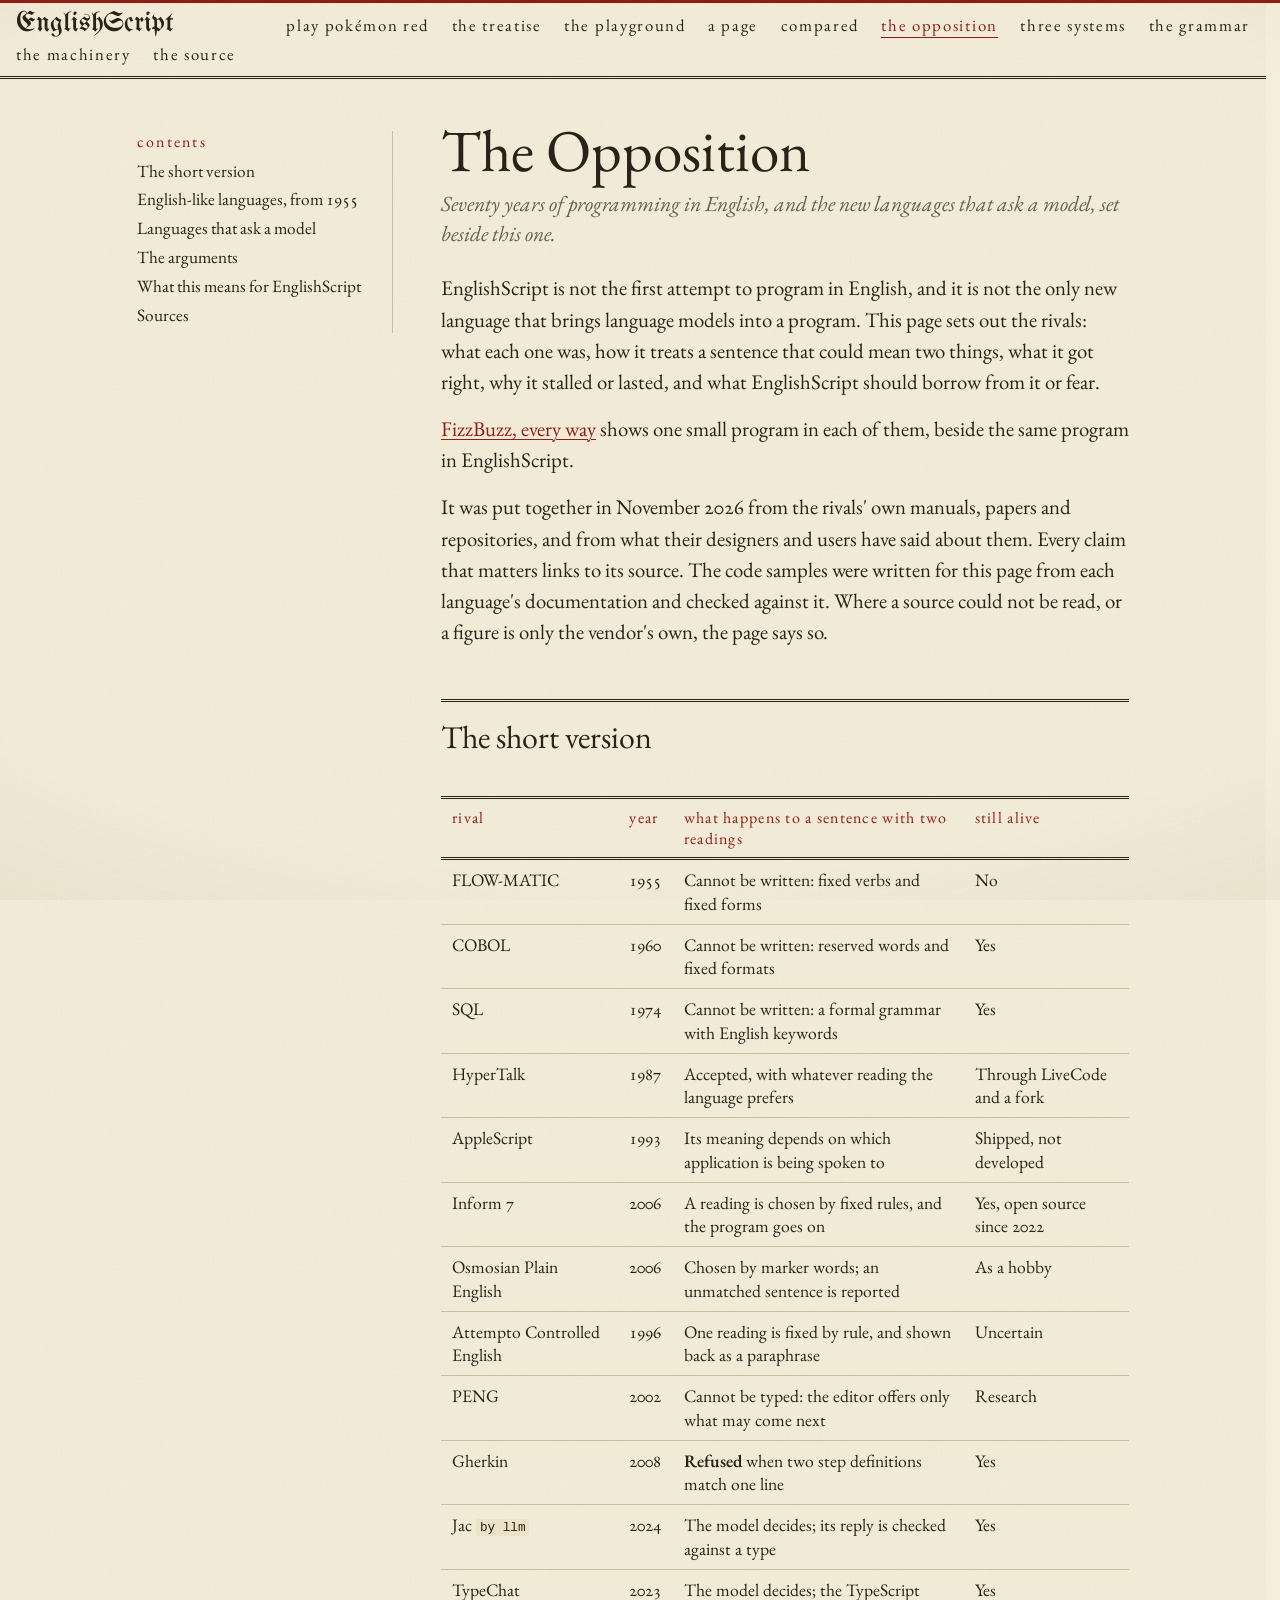
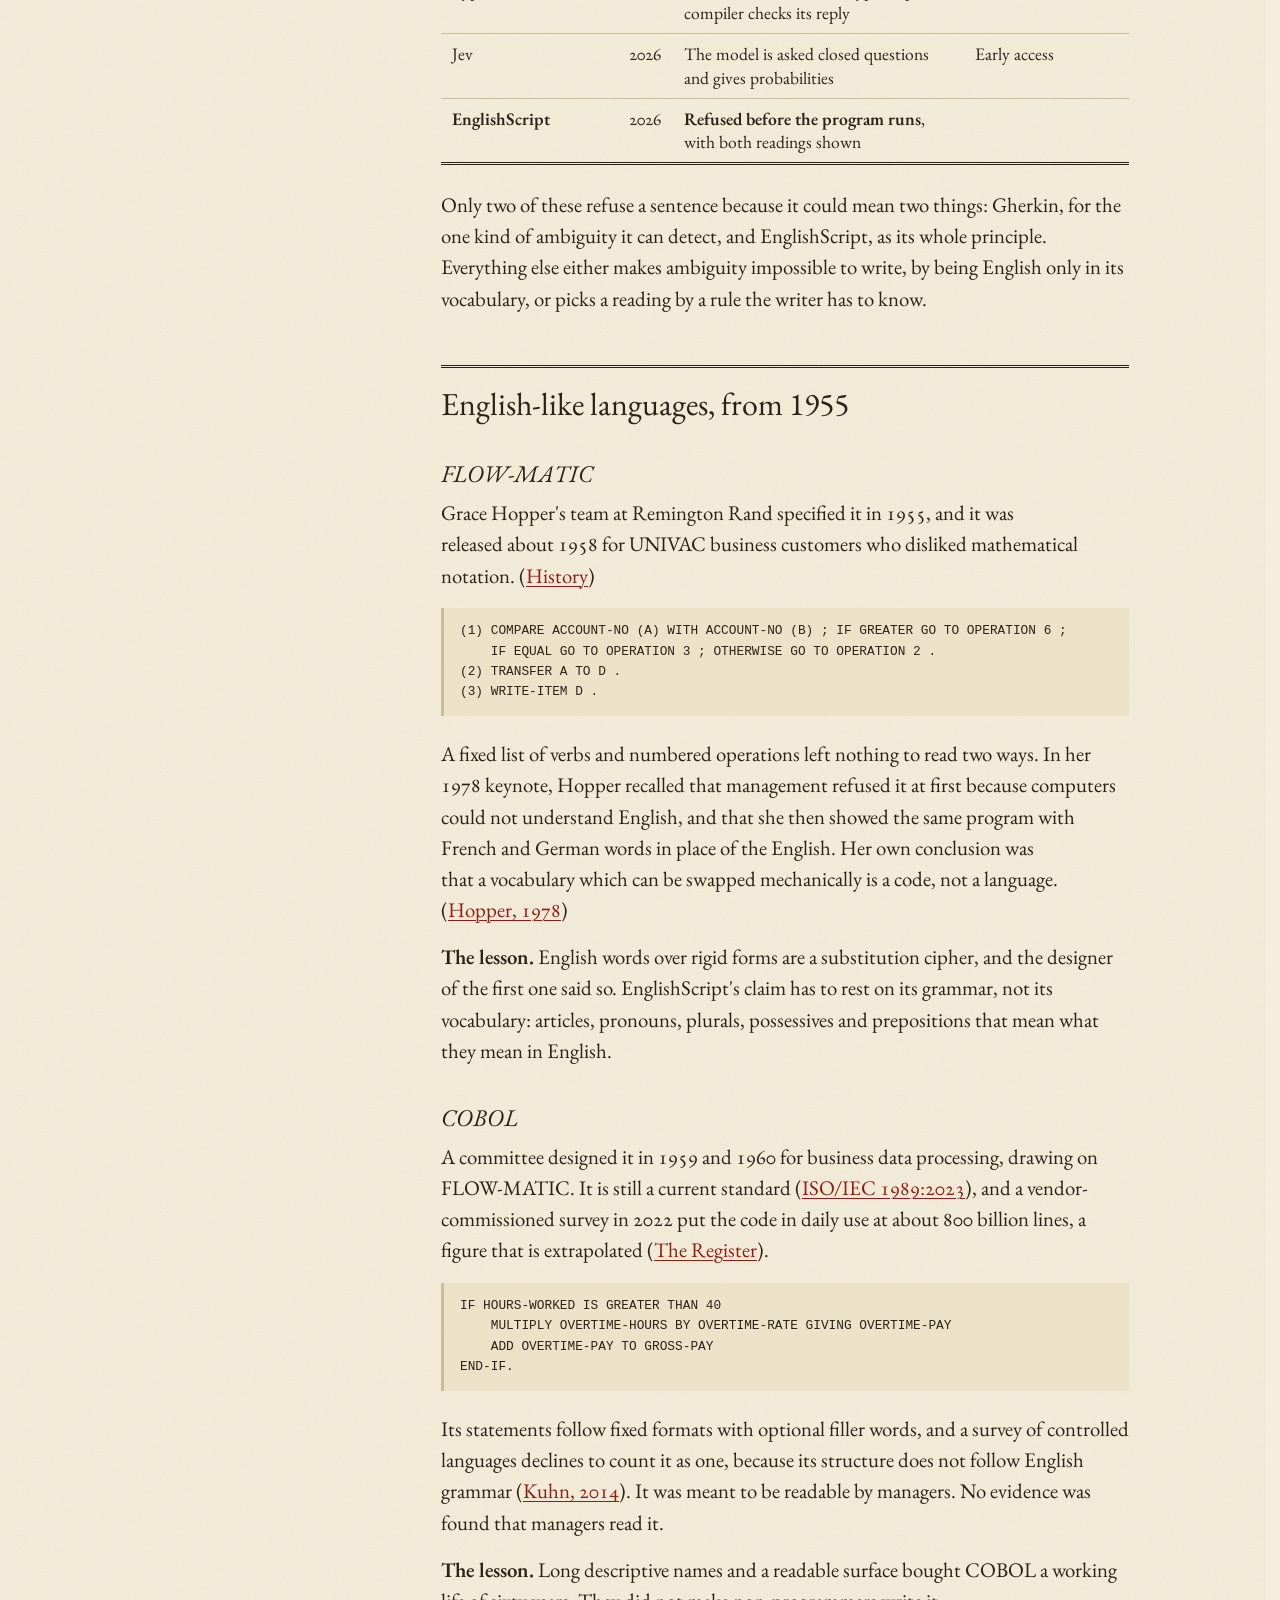
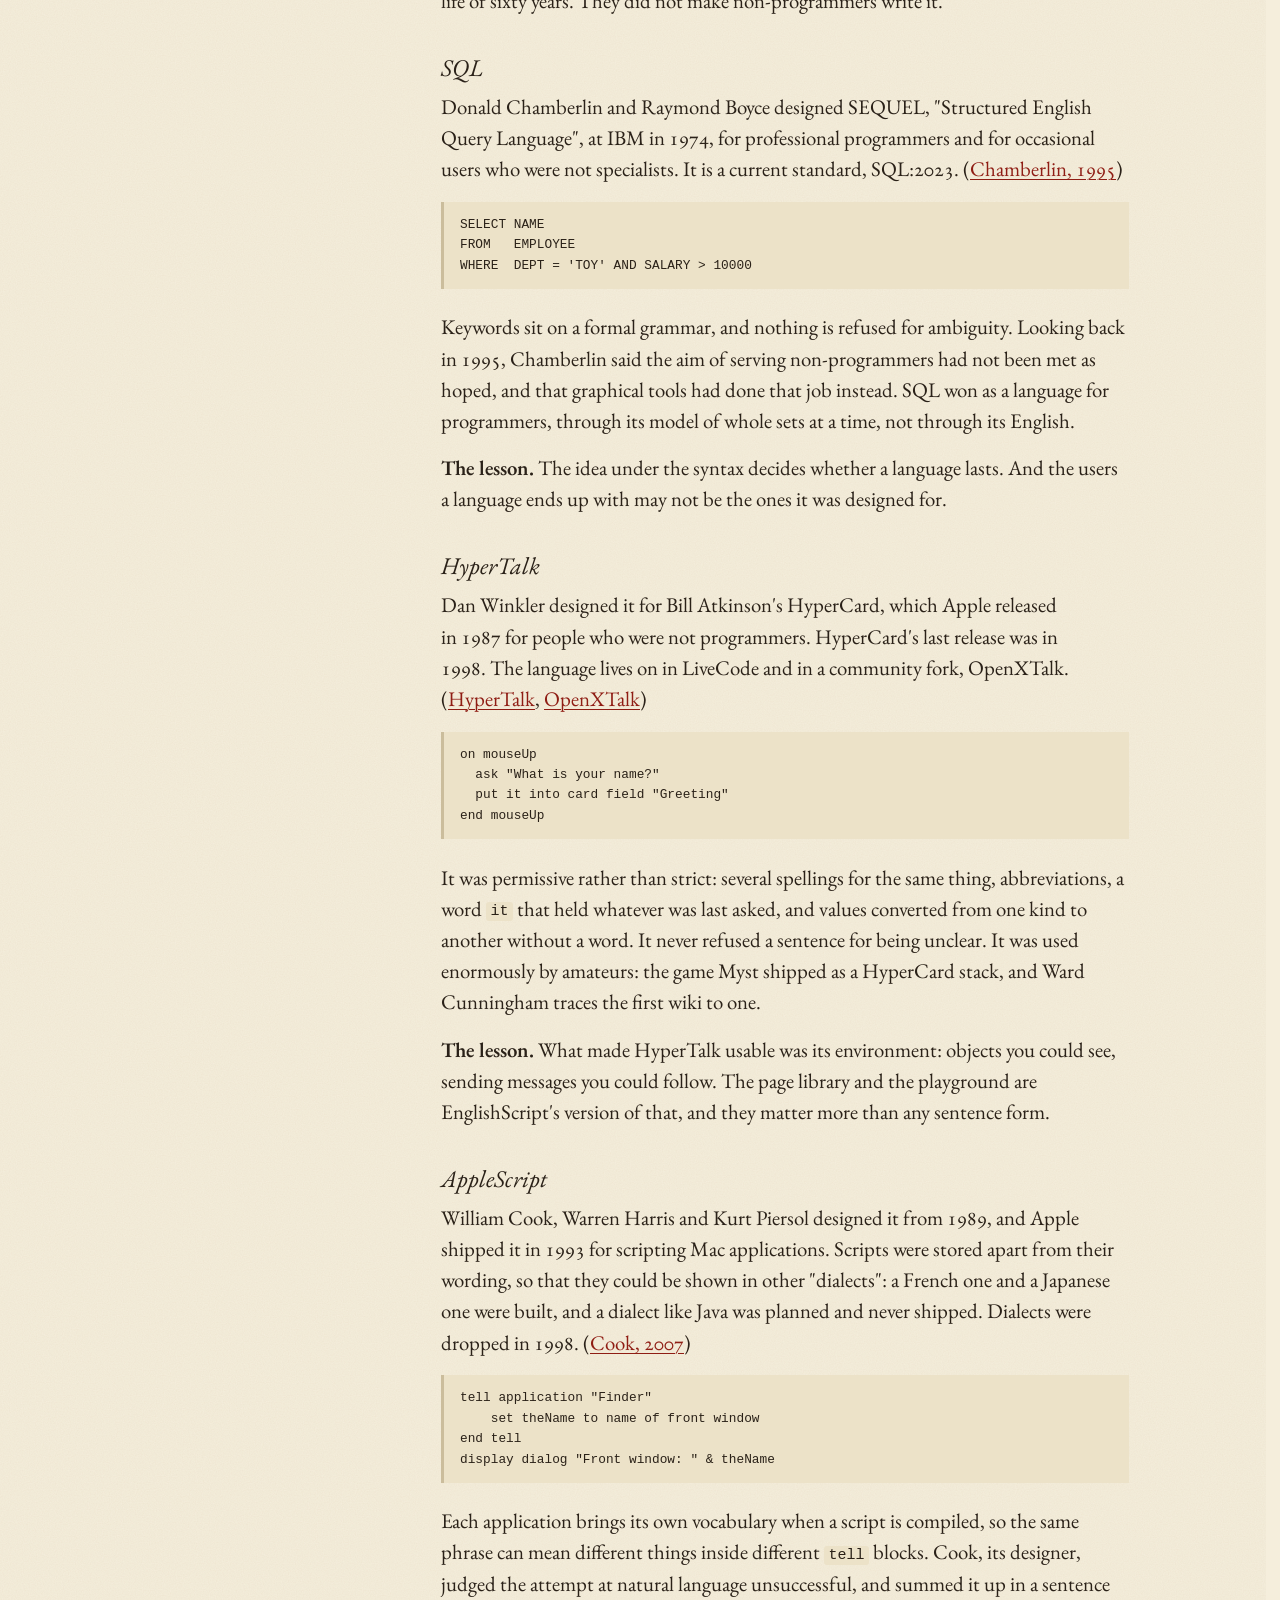
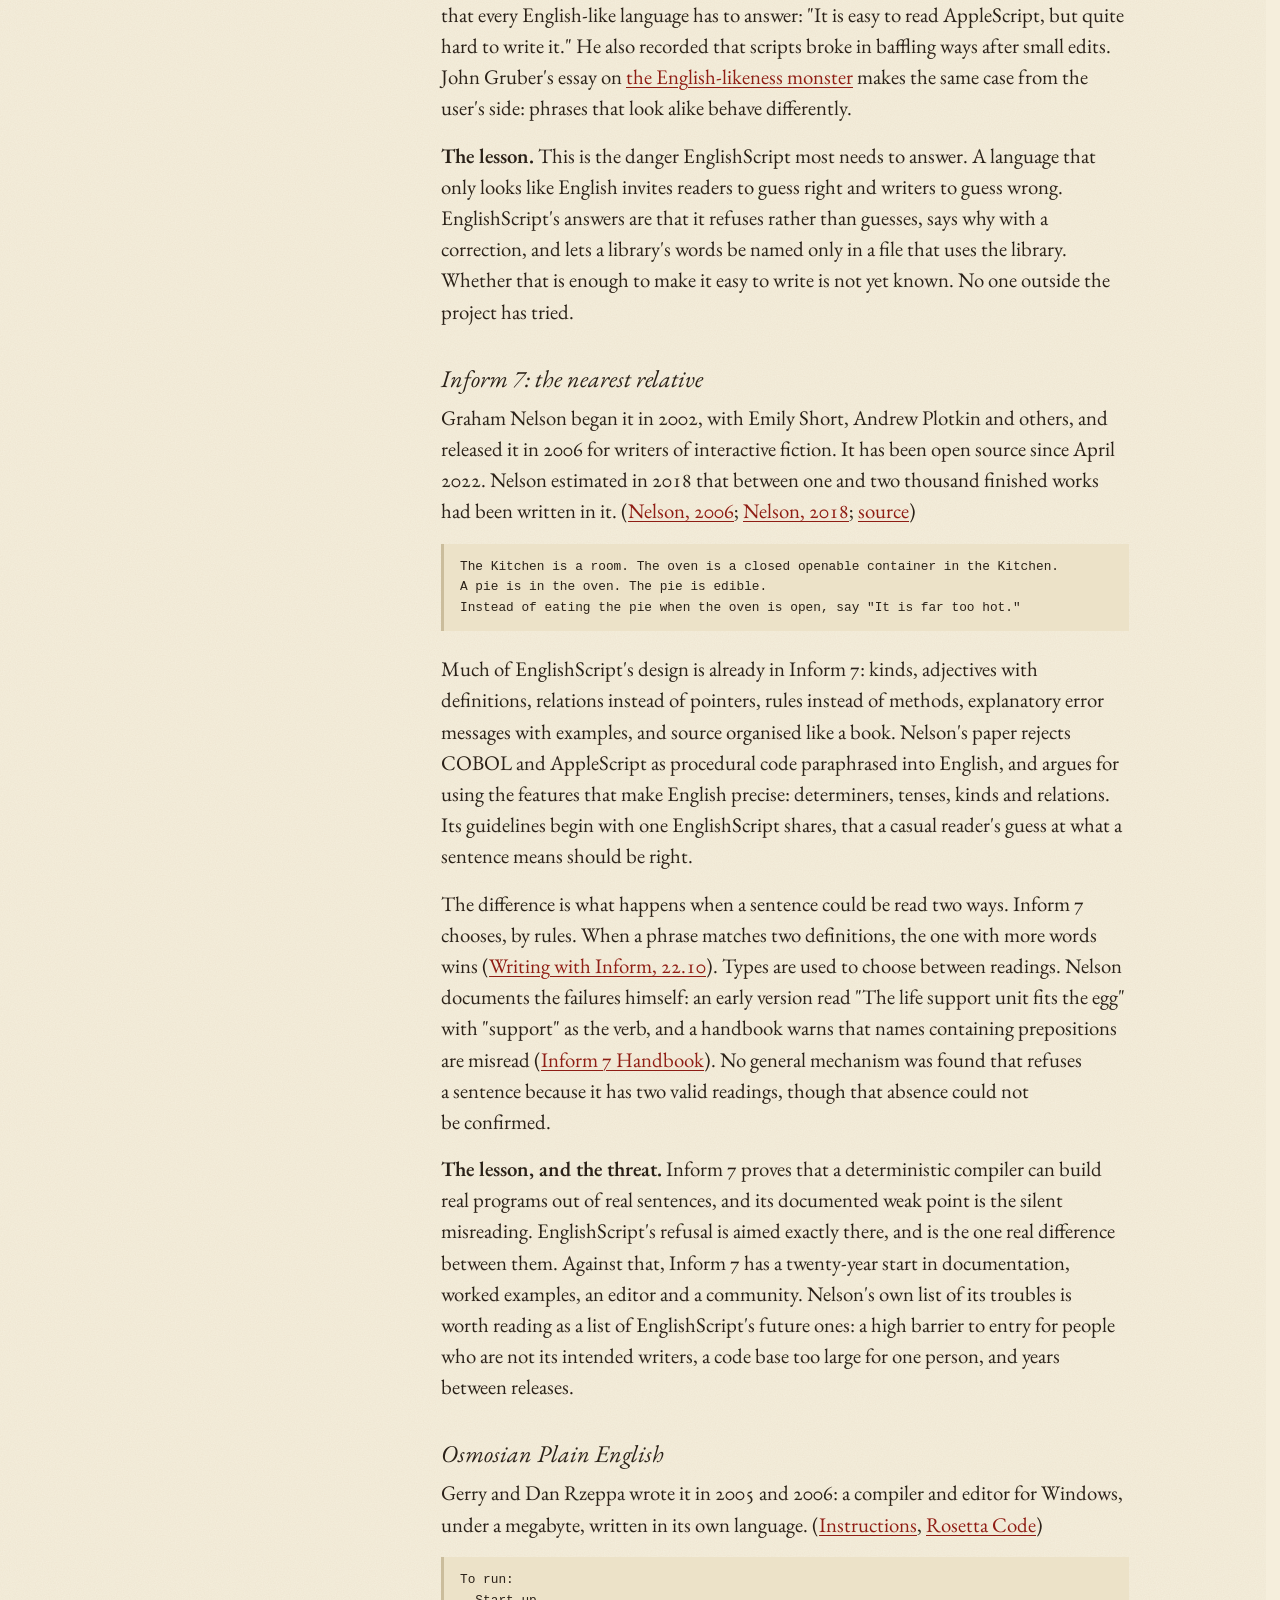
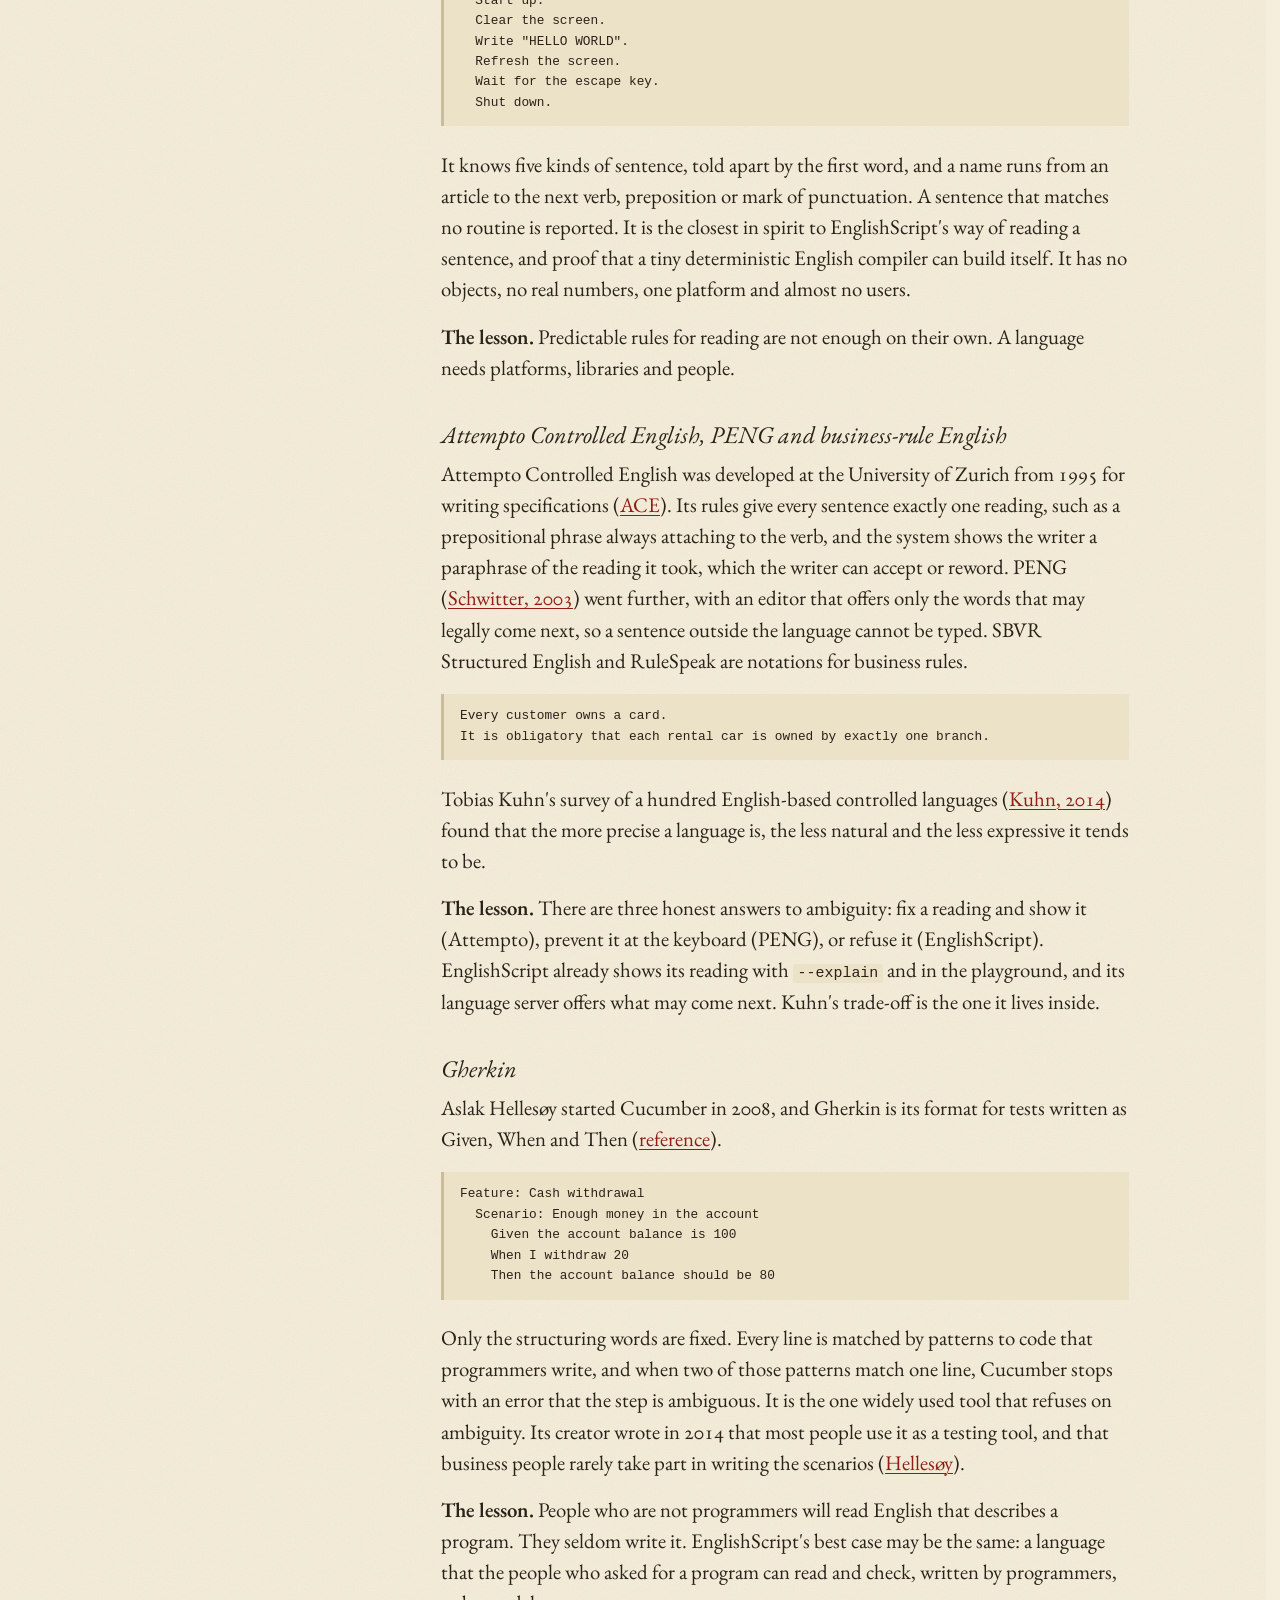
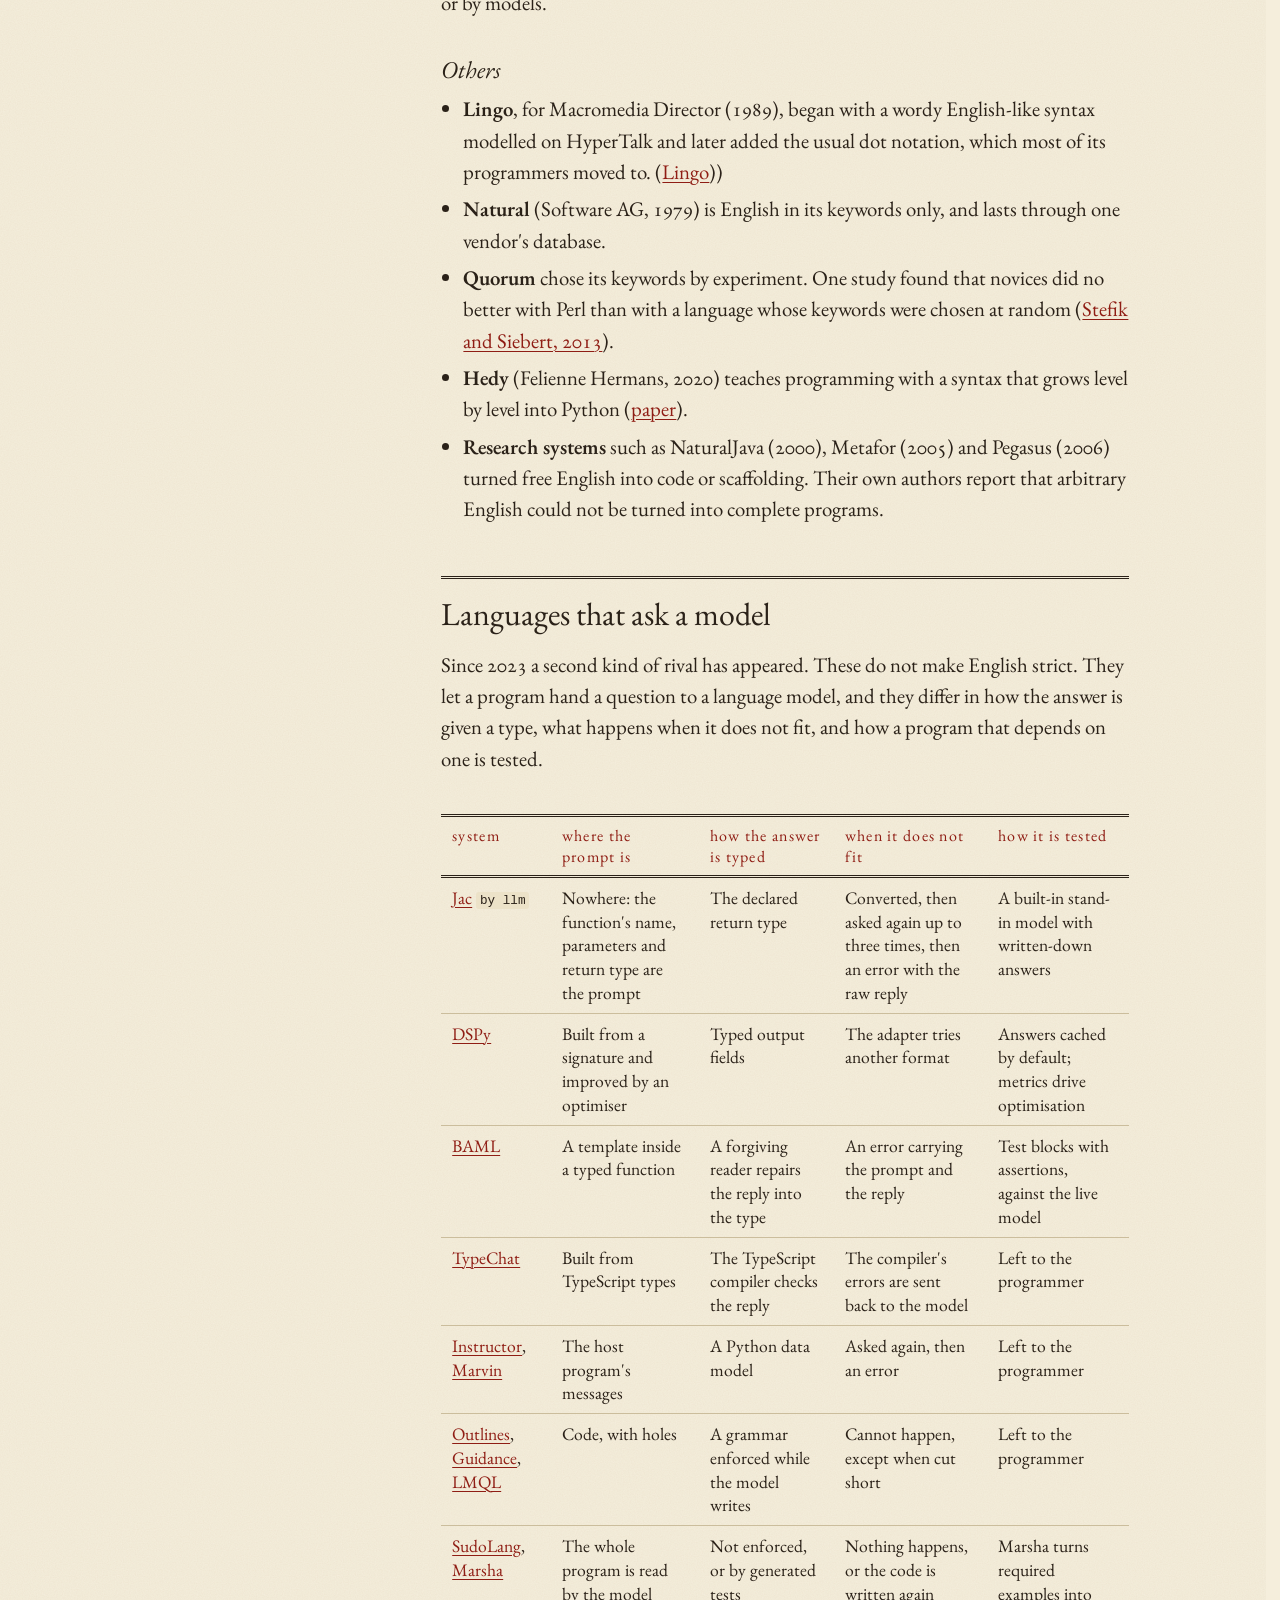
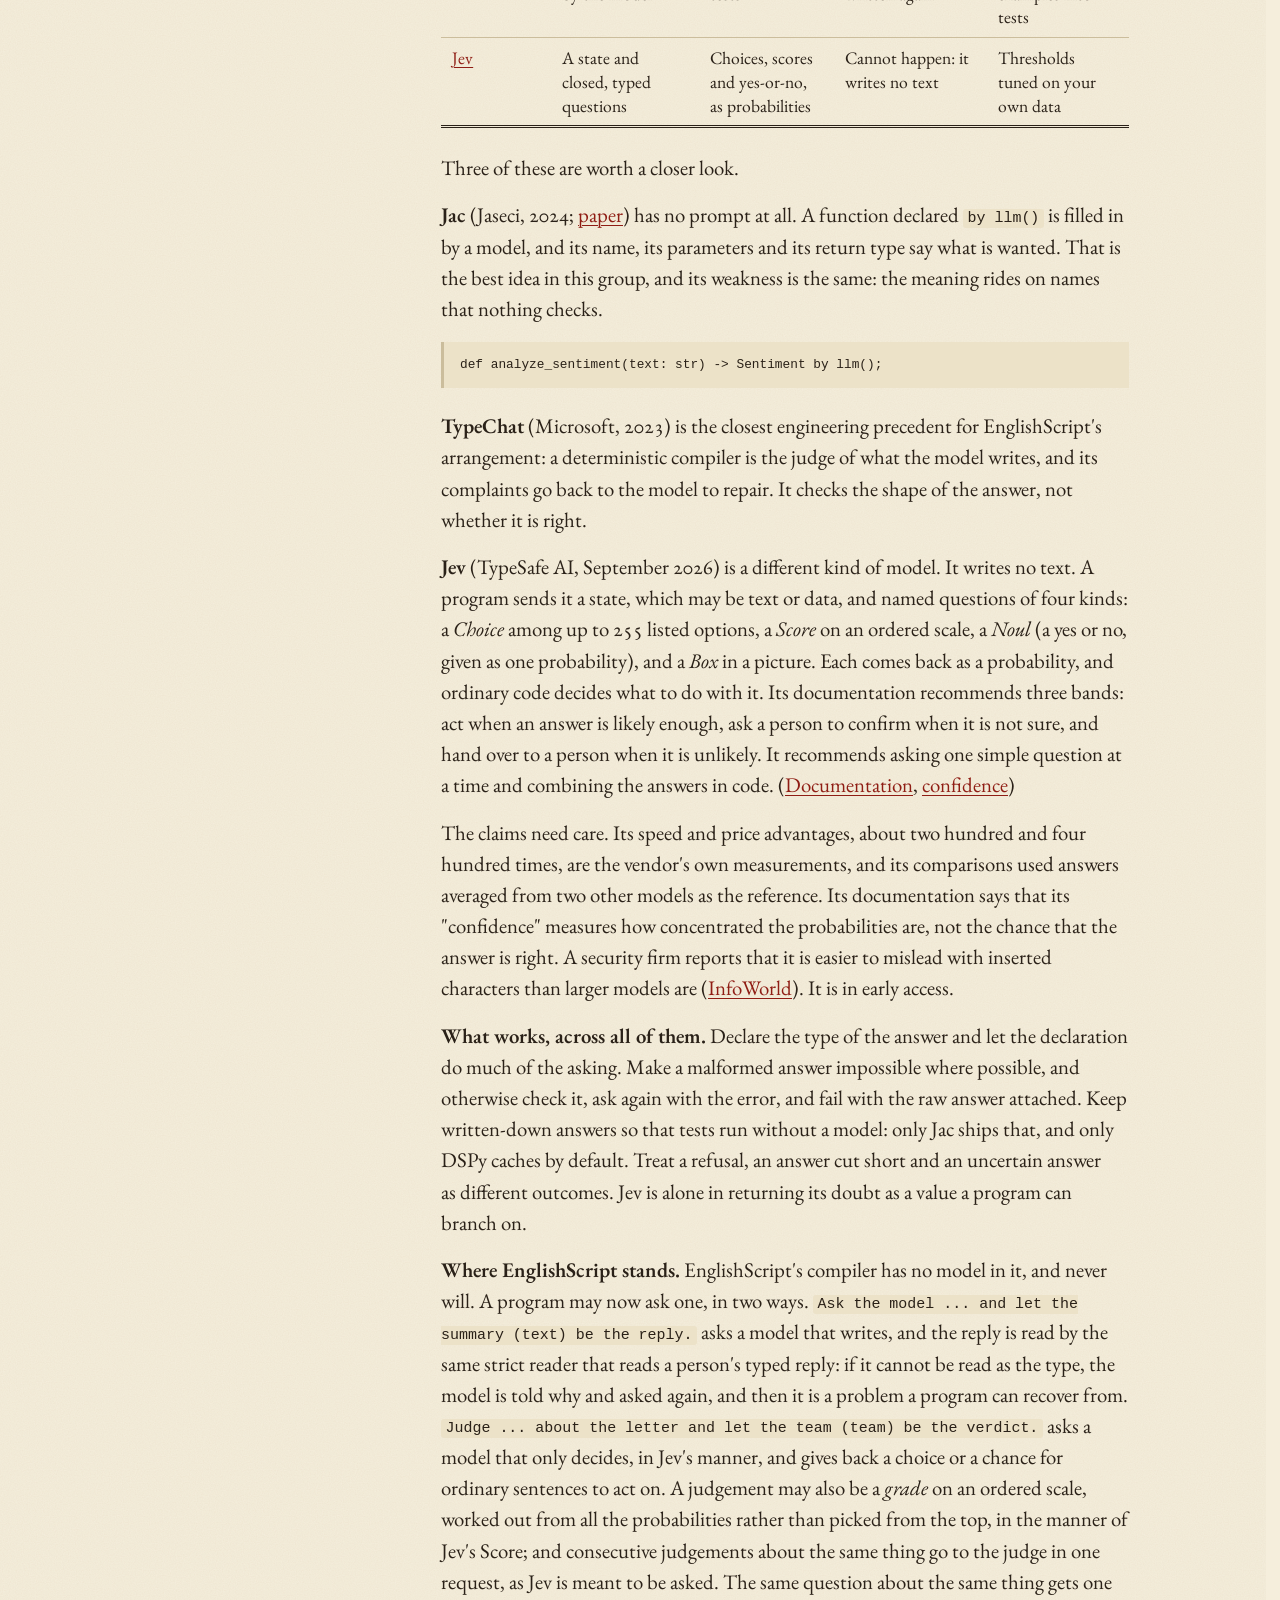
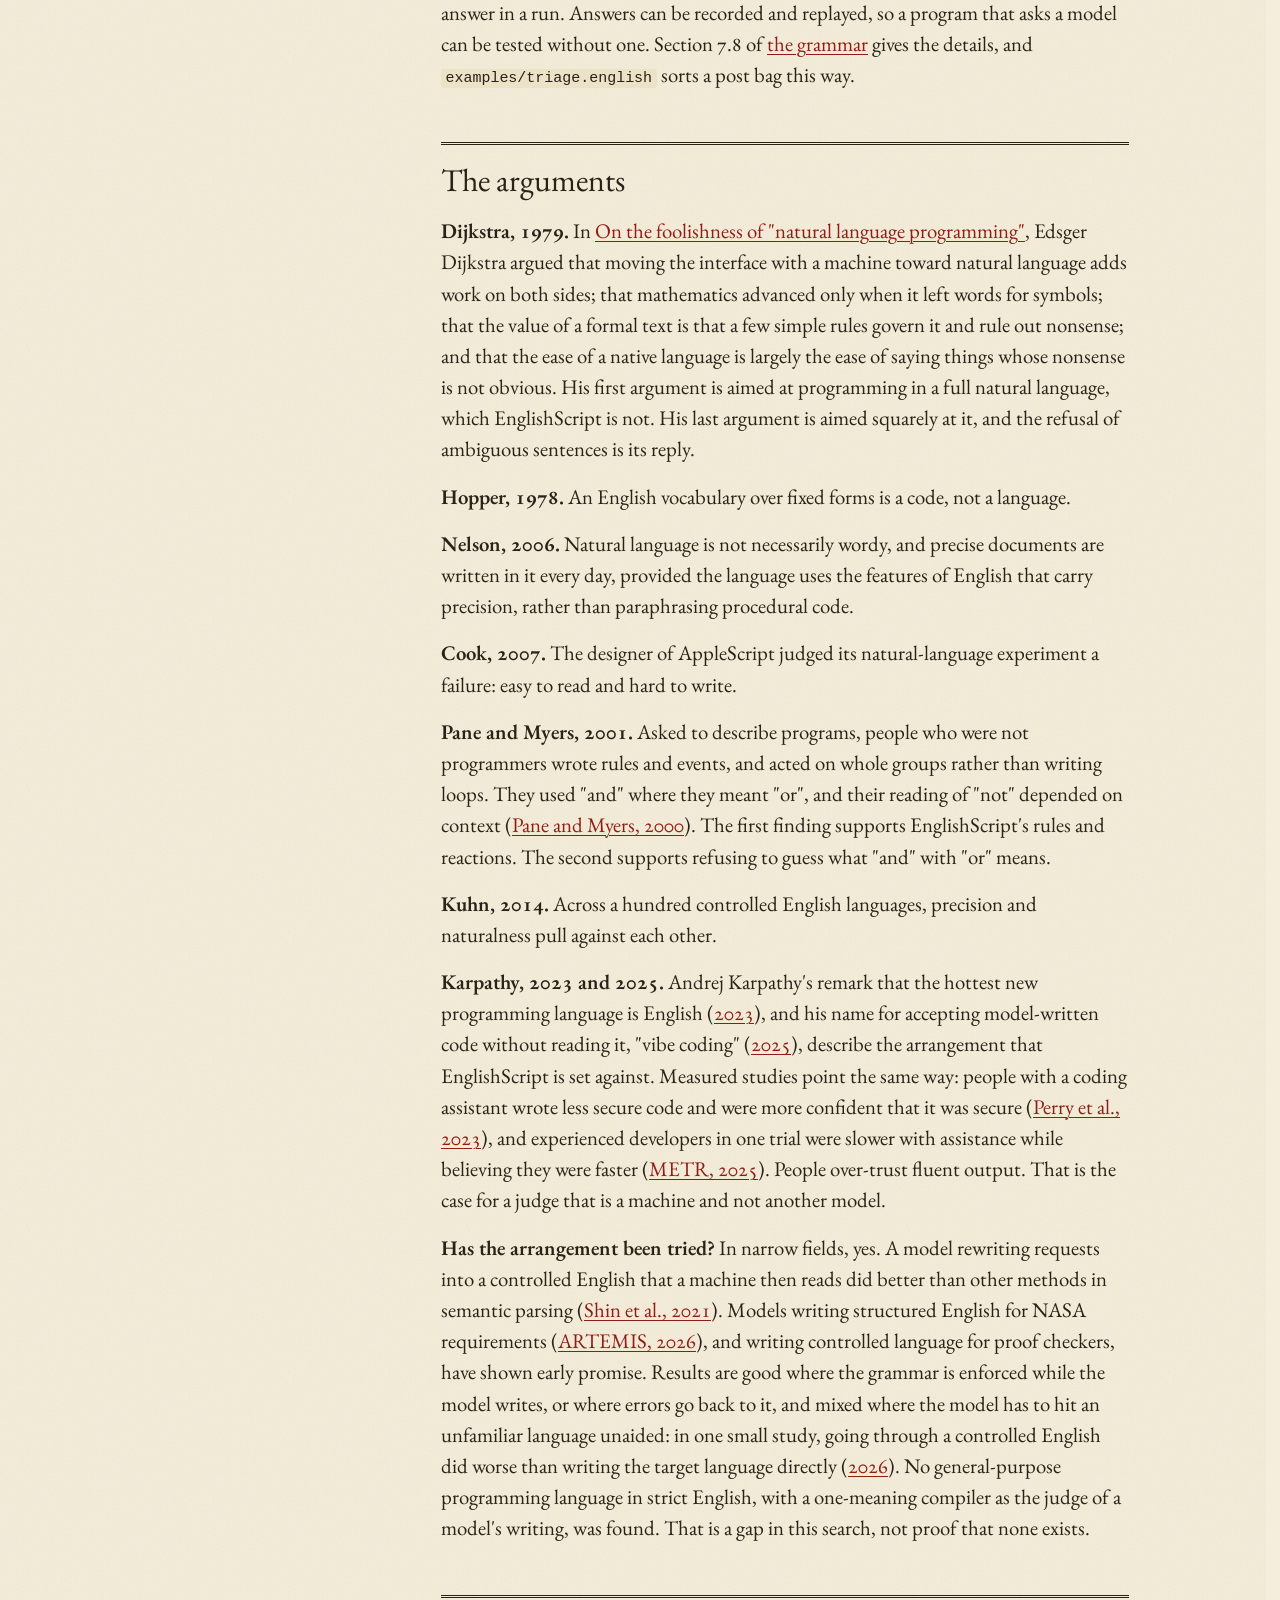
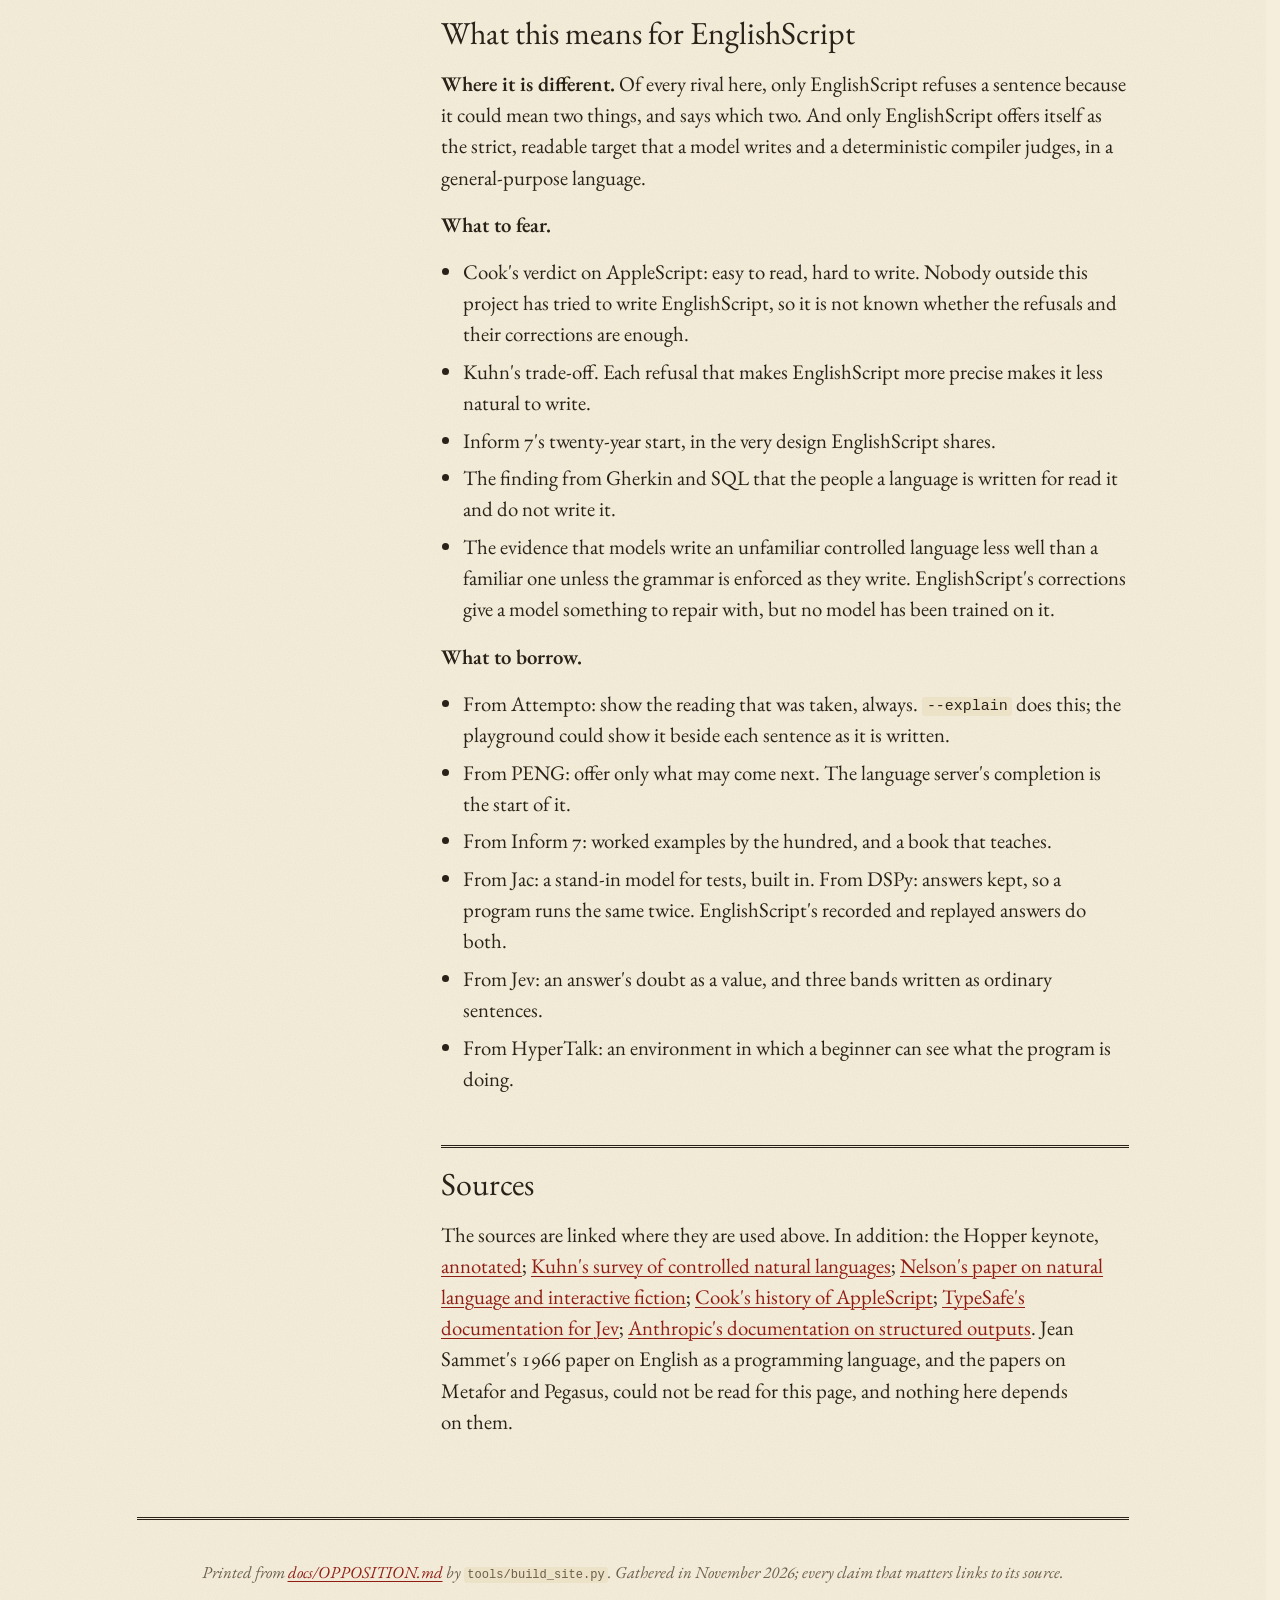
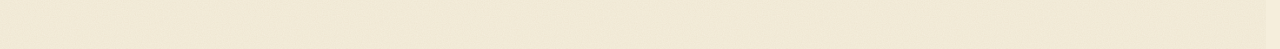
<file: docs/opposition.html>
<!doctype html>
<html lang="en">
<head>
<meta charset="utf-8">
<meta name="viewport" content="width=device-width, initial-scale=1">
<meta name="theme-color" content="#f5eedc">
<title>EnglishScript and its rivals</title>
<link rel="canonical" href="https://monstercameron.github.io/EnglishScript/opposition.html">
<link rel="icon" href="assets/favicon.ico">
<link rel="icon" type="image/png" sizes="32x32" href="assets/favicon-32.png">
<link rel="apple-touch-icon" sizes="180x180" href="assets/apple-touch-icon.png">
<meta property="og:title" content="EnglishScript and its rivals">
<meta property="og:description" content="The English-like programming languages since 1955, and the new languages that ask a model: what each did with ambiguity, and what EnglishScript should borrow or fear.">
<meta property="og:url" content="https://monstercameron.github.io/EnglishScript/opposition.html">
<meta property="og:type" content="website">
<meta property="og:site_name" content="EnglishScript">
<meta property="og:image" content="https://monstercameron.github.io/EnglishScript/assets/social-preview.png">
<meta property="og:image:alt" content="EnglishScript and a dragon program written in English.">
<meta property="og:image:width" content="1200">
<meta property="og:image:height" content="630">
<meta property="og:image:type" content="image/png">
<meta name="twitter:card" content="summary_large_image">
<meta name="twitter:title" content="EnglishScript and its rivals">
<meta name="twitter:description" content="The English-like programming languages since 1955, and the new languages that ask a model: what each did with ambiguity, and what EnglishScript should borrow or fear.">
<meta name="twitter:image" content="https://monstercameron.github.io/EnglishScript/assets/social-preview.png">
<meta name="twitter:image:alt" content="EnglishScript and a dragon program written in English.">
<meta name="description" content="The English-like programming languages since 1955, and the new languages that ask a model: what each did with ambiguity, and what EnglishScript should borrow or fear.">
<link rel="preconnect" href="https://fonts.googleapis.com">
<link rel="preconnect" href="https://fonts.gstatic.com" crossorigin>
<link rel="stylesheet" href="https://fonts.googleapis.com/css2?family=EB+Garamond:ital,wght@0,400;0,500;0,600;1,400;1,500&amp;family=IM+Fell+English:ital@0;1&amp;family=IM+Fell+English+SC&amp;family=UnifrakturMaguntia&amp;display=swap">
<link rel="stylesheet" href="assets/english.css">
</head>
<body>

<nav class="sitenav" aria-label="The pages of this site">
  <div class="inner">
    <a class="home" href="./">EnglishScript</a>
    <a class="page" href="red/index.html">Play Pokémon Red</a>
    <a class="page" href="./">The treatise</a>
    <a class="page" href="playground.html">The playground</a>
    <a class="page" href="todo.html">A page</a>
    <a class="page" href="compare.html">Compared</a>
    <a class="page" href="opposition.html" aria-current="page">The opposition</a>
    <a class="page" href="systems.html">Three systems</a>
    <a class="page" href="reference.html">The grammar</a>
    <a class="page" href="how.html">The machinery</a>
    <a class="page" href="https://github.com/monstercameron/EnglishScript">The source</a>
  </div>
</nav>

<main class="doc sided">
<nav class="contents" aria-label="Contents">
<h2>Contents</h2>
<ol>
<li><a href="#the-short-version">The short version</a></li>
<li><a href="#english-like-languages-from-1955">English-like languages, from 1955</a></li>
<li><a href="#languages-that-ask-a-model">Languages that ask a model</a></li>
<li><a href="#the-arguments">The arguments</a></li>
<li><a href="#what-this-means-for-englishscript">What this means for EnglishScript</a></li>
<li><a href="#sources">Sources</a></li>
</ol>
</nav>
<article>
<h1>The Opposition</h1>
<p class="standfirst">Seventy years of programming in English, and the new languages that ask a model, set beside this one.</p>
<p>EnglishScript is not the first attempt to program in English, and it is not the only new language that brings language models into a program. This page sets out the rivals: what each one was, how it treats a sentence that could mean two things, what it got right, why it stalled or lasted, and what EnglishScript should borrow from it or fear.</p>
<p><a href="https://github.com/monstercameron/EnglishScript/blob/main/docs/fizzbuzz.html">FizzBuzz, every way</a> shows one small program in each of them, beside the same program in EnglishScript.</p>
<p>It was put together in November 2026 from the rivals' own manuals, papers and repositories, and from what their designers and users have said about them. Every claim that matters links to its source. The code samples were written for this page from each language's documentation and checked against it. Where a source could not be read, or a figure is only the vendor's own, the page says so.</p>
<h2 id="the-short-version">The short version</h2>
<div class="scroll"><table>
<thead><tr><th>Rival</th><th>Year</th><th>What happens to a sentence with two readings</th><th>Still alive</th></tr></thead>
<tbody>
<tr><td>FLOW-MATIC</td><td>1955</td><td>Cannot be written: fixed verbs and fixed forms</td><td>No</td></tr>
<tr><td>COBOL</td><td>1960</td><td>Cannot be written: reserved words and fixed formats</td><td>Yes</td></tr>
<tr><td>SQL</td><td>1974</td><td>Cannot be written: a formal grammar with English keywords</td><td>Yes</td></tr>
<tr><td>HyperTalk</td><td>1987</td><td>Accepted, with whatever reading the language prefers</td><td>Through LiveCode and a fork</td></tr>
<tr><td>AppleScript</td><td>1993</td><td>Its meaning depends on which application is being spoken to</td><td>Shipped, not developed</td></tr>
<tr><td>Inform 7</td><td>2006</td><td>A reading is chosen by fixed rules, and the program goes on</td><td>Yes, open source since 2022</td></tr>
<tr><td>Osmosian Plain English</td><td>2006</td><td>Chosen by marker words; an unmatched sentence is reported</td><td>As a hobby</td></tr>
<tr><td>Attempto Controlled English</td><td>1996</td><td>One reading is fixed by rule, and shown back as a paraphrase</td><td>Uncertain</td></tr>
<tr><td>PENG</td><td>2002</td><td>Cannot be typed: the editor offers only what may come next</td><td>Research</td></tr>
<tr><td>Gherkin</td><td>2008</td><td><strong>Refused</strong> when two step definitions match one line</td><td>Yes</td></tr>
<tr><td>Jac <code>by llm</code></td><td>2024</td><td>The model decides; its reply is checked against a type</td><td>Yes</td></tr>
<tr><td>TypeChat</td><td>2023</td><td>The model decides; the TypeScript compiler checks its reply</td><td>Yes</td></tr>
<tr><td>Jev</td><td>2026</td><td>The model is asked closed questions and gives probabilities</td><td>Early access</td></tr>
<tr><td><strong>EnglishScript</strong></td><td>2026</td><td><strong>Refused before the program runs</strong>, with both readings shown</td><td></td></tr>
</tbody></table></div>
<p>Only two of these refuse a sentence because it could mean two things: Gherkin, for the one kind of ambiguity it can detect, and EnglishScript, as its whole principle. Everything else either makes ambiguity impossible to write, by being English only in its vocabulary, or picks a reading by a rule the writer has to know.</p>
<h2 id="english-like-languages-from-1955">English-like languages, from 1955</h2>
<h3 id="flow-matic">FLOW-MATIC</h3>
<p>Grace Hopper's team at Remington Rand specified it in 1955, and it was released about 1958 for UNIVAC business customers who disliked mathematical notation. (<a href="https://en.wikipedia.org/wiki/FLOW-MATIC">History</a>)</p>
<pre class="form">(1) COMPARE ACCOUNT-NO (A) WITH ACCOUNT-NO (B) ; IF GREATER GO TO OPERATION 6 ;
    IF EQUAL GO TO OPERATION 3 ; OTHERWISE GO TO OPERATION 2 .
(2) TRANSFER A TO D .
(3) WRITE-ITEM D .</pre>
<p>A fixed list of verbs and numbered operations left nothing to read two ways. In her 1978 keynote, Hopper recalled that management refused it at first because computers could not understand English, and that she then showed the same program with French and German words in place of the English. Her own conclusion was that a vocabulary which can be swapped mechanically is a code, not a language. (<a href="https://www.cs.hmc.edu/~bang/cs131/assignments/files/hopper-talk-annotated.pdf">Hopper, 1978</a>)</p>
<p><strong>The lesson.</strong> English words over rigid forms are a substitution cipher, and the designer of the first one said so. EnglishScript's claim has to rest on its grammar, not its vocabulary: articles, pronouns, plurals, possessives and prepositions that mean what they mean in English.</p>
<h3 id="cobol">COBOL</h3>
<p>A committee designed it in 1959 and 1960 for business data processing, drawing on FLOW-MATIC. It is still a current standard (<a href="https://www.iso.org/standard/74527.html">ISO/IEC 1989:2023</a>), and a vendor-commissioned survey in 2022 put the code in daily use at about 800 billion lines, a figure that is extrapolated (<a href="https://www.theregister.com/2022/12/14/cobol_research/">The Register</a>).</p>
<pre class="form">IF HOURS-WORKED IS GREATER THAN 40
    MULTIPLY OVERTIME-HOURS BY OVERTIME-RATE GIVING OVERTIME-PAY
    ADD OVERTIME-PAY TO GROSS-PAY
END-IF.</pre>
<p>Its statements follow fixed formats with optional filler words, and a survey of controlled languages declines to count it as one, because its structure does not follow English grammar (<a href="https://arxiv.org/abs/1507.01701">Kuhn, 2014</a>). It was meant to be readable by managers. No evidence was found that managers read it.</p>
<p><strong>The lesson.</strong> Long descriptive names and a readable surface bought COBOL a working life of sixty years. They did not make non-programmers write it.</p>
<h3 id="sql">SQL</h3>
<p>Donald Chamberlin and Raymond Boyce designed SEQUEL, "Structured English Query Language", at IBM in 1974, for professional programmers and for occasional users who were not specialists. It is a current standard, SQL:2023. (<a href="https://www.mcjones.org/System_R/SQL_Reunion_95/sqlr95-System.html">Chamberlin, 1995</a>)</p>
<pre class="form">SELECT NAME
FROM   EMPLOYEE
WHERE  DEPT = 'TOY' AND SALARY &gt; 10000</pre>
<p>Keywords sit on a formal grammar, and nothing is refused for ambiguity. Looking back in 1995, Chamberlin said the aim of serving non-programmers had not been met as hoped, and that graphical tools had done that job instead. SQL won as a language for programmers, through its model of whole sets at a time, not through its English.</p>
<p><strong>The lesson.</strong> The idea under the syntax decides whether a language lasts. And the users a language ends up with may not be the ones it was designed for.</p>
<h3 id="hypertalk">HyperTalk</h3>
<p>Dan Winkler designed it for Bill Atkinson's HyperCard, which Apple released in 1987 for people who were not programmers. HyperCard's last release was in 1998. The language lives on in LiveCode and in a community fork, OpenXTalk. (<a href="https://en.wikipedia.org/wiki/HyperTalk">HyperTalk</a>, <a href="https://github.com/openxtalk/openxtalk">OpenXTalk</a>)</p>
<pre class="form">on mouseUp
  ask "What is your name?"
  put it into card field "Greeting"
end mouseUp</pre>
<p>It was permissive rather than strict: several spellings for the same thing, abbreviations, a word <code>it</code> that held whatever was last asked, and values converted from one kind to another without a word. It never refused a sentence for being unclear. It was used enormously by amateurs: the game Myst shipped as a HyperCard stack, and Ward Cunningham traces the first wiki to one.</p>
<p><strong>The lesson.</strong> What made HyperTalk usable was its environment: objects you could see, sending messages you could follow. The page library and the playground are EnglishScript's version of that, and they matter more than any sentence form.</p>
<h3 id="applescript">AppleScript</h3>
<p>William Cook, Warren Harris and Kurt Piersol designed it from 1989, and Apple shipped it in 1993 for scripting Mac applications. Scripts were stored apart from their wording, so that they could be shown in other "dialects": a French one and a Japanese one were built, and a dialect like Java was planned and never shipped. Dialects were dropped in 1998. (<a href="https://pdos.csail.mit.edu/6.828/2007/readings/applescript.pdf">Cook, 2007</a>)</p>
<pre class="form">tell application "Finder"
    set theName to name of front window
end tell
display dialog "Front window: " &amp; theName</pre>
<p>Each application brings its own vocabulary when a script is compiled, so the same phrase can mean different things inside different <code>tell</code> blocks. Cook, its designer, judged the attempt at natural language unsuccessful, and summed it up in a sentence that every English-like language has to answer: "It is easy to read AppleScript, but quite hard to write it." He also recorded that scripts broke in baffling ways after small edits. John Gruber's essay on <a href="https://daringfireball.net/2005/09/englishlikeness_monster">the English-likeness monster</a> makes the same case from the user's side: phrases that look alike behave differently.</p>
<p><strong>The lesson.</strong> This is the danger EnglishScript most needs to answer. A language that only looks like English invites readers to guess right and writers to guess wrong. EnglishScript's answers are that it refuses rather than guesses, says why with a correction, and lets a library's words be named only in a file that uses the library. Whether that is enough to make it easy to write is not yet known. No one outside the project has tried.</p>
<h3 id="inform-7-the-nearest-relative">Inform 7: the nearest relative</h3>
<p>Graham Nelson began it in 2002, with Emily Short, Andrew Plotkin and others, and released it in 2006 for writers of interactive fiction. It has been open source since April 2022. Nelson estimated in 2018 that between one and two thousand finished works had been written in it. (<a href="https://www.inform-fiction.org/manual/if_theory_reader.pdf">Nelson, 2006</a>; <a href="https://ganelson.github.io/inform-website/talks/2018/06/09/london.html">Nelson, 2018</a>; <a href="https://github.com/ganelson/inform">source</a>)</p>
<pre class="form">The Kitchen is a room. The oven is a closed openable container in the Kitchen.
A pie is in the oven. The pie is edible.
Instead of eating the pie when the oven is open, say "It is far too hot."</pre>
<p>Much of EnglishScript's design is already in Inform 7: kinds, adjectives with definitions, relations instead of pointers, rules instead of methods, explanatory error messages with examples, and source organised like a book. Nelson's paper rejects COBOL and AppleScript as procedural code paraphrased into English, and argues for using the features that make English precise: determiners, tenses, kinds and relations. Its guidelines begin with one EnglishScript shares, that a casual reader's guess at what a sentence means should be right.</p>
<p>The difference is what happens when a sentence could be read two ways. Inform 7 chooses, by rules. When a phrase matches two definitions, the one with more words wins (<a href="https://ganelson.github.io/inform-website/book/WI_22_10.html">Writing with Inform, 22.10</a>). Types are used to choose between readings. Nelson documents the failures himself: an early version read "The life support unit fits the egg" with "support" as the verb, and a handbook warns that names containing prepositions are misread (<a href="https://inform-7-handbook.readthedocs.io/en/v2.0/chapter_3_things/the_names_of_things/">Inform 7 Handbook</a>). No general mechanism was found that refuses a sentence because it has two valid readings, though that absence could not be confirmed.</p>
<p><strong>The lesson, and the threat.</strong> Inform 7 proves that a deterministic compiler can build real programs out of real sentences, and its documented weak point is the silent misreading. EnglishScript's refusal is aimed exactly there, and is the one real difference between them. Against that, Inform 7 has a twenty-year start in documentation, worked examples, an editor and a community. Nelson's own list of its troubles is worth reading as a list of EnglishScript's future ones: a high barrier to entry for people who are not its intended writers, a code base too large for one person, and years between releases.</p>
<h3 id="osmosian-plain-english">Osmosian Plain English</h3>
<p>Gerry and Dan Rzeppa wrote it in 2005 and 2006: a compiler and editor for Windows, under a megabyte, written in its own language. (<a href="http://www.osmosian.com/instructions.pdf">Instructions</a>, <a href="https://rosettacode.org/wiki/Category:Plain_English">Rosetta Code</a>)</p>
<pre class="form">To run:
  Start up.
  Clear the screen.
  Write "HELLO WORLD".
  Refresh the screen.
  Wait for the escape key.
  Shut down.</pre>
<p>It knows five kinds of sentence, told apart by the first word, and a name runs from an article to the next verb, preposition or mark of punctuation. A sentence that matches no routine is reported. It is the closest in spirit to EnglishScript's way of reading a sentence, and proof that a tiny deterministic English compiler can build itself. It has no objects, no real numbers, one platform and almost no users.</p>
<p><strong>The lesson.</strong> Predictable rules for reading are not enough on their own. A language needs platforms, libraries and people.</p>
<h3 id="attempto-controlled-english-peng-and-business-rule-english">Attempto Controlled English, PENG and business-rule English</h3>
<p>Attempto Controlled English was developed at the University of Zurich from 1995 for writing specifications (<a href="https://en.wikipedia.org/wiki/Attempto_Controlled_English">ACE</a>). Its rules give every sentence exactly one reading, such as a prepositional phrase always attaching to the verb, and the system shows the writer a paraphrase of the reading it took, which the writer can accept or reword. PENG (<a href="https://aclweb.org/anthology/2003.eamt-1.17.pdf">Schwitter, 2003</a>) went further, with an editor that offers only the words that may legally come next, so a sentence outside the language cannot be typed. SBVR Structured English and RuleSpeak are notations for business rules.</p>
<pre class="form">Every customer owns a card.
It is obligatory that each rental car is owned by exactly one branch.</pre>
<p>Tobias Kuhn's survey of a hundred English-based controlled languages (<a href="https://arxiv.org/abs/1507.01701">Kuhn, 2014</a>) found that the more precise a language is, the less natural and the less expressive it tends to be.</p>
<p><strong>The lesson.</strong> There are three honest answers to ambiguity: fix a reading and show it (Attempto), prevent it at the keyboard (PENG), or refuse it (EnglishScript). EnglishScript already shows its reading with <code>--explain</code> and in the playground, and its language server offers what may come next. Kuhn's trade-off is the one it lives inside.</p>
<h3 id="gherkin">Gherkin</h3>
<p>Aslak Hellesøy started Cucumber in 2008, and Gherkin is its format for tests written as Given, When and Then (<a href="https://cucumber.io/docs/gherkin/reference/">reference</a>).</p>
<pre class="form">Feature: Cash withdrawal
  Scenario: Enough money in the account
    Given the account balance is 100
    When I withdraw 20
    Then the account balance should be 80</pre>
<p>Only the structuring words are fixed. Every line is matched by patterns to code that programmers write, and when two of those patterns match one line, Cucumber stops with an error that the step is ambiguous. It is the one widely used tool that refuses on ambiguity. Its creator wrote in 2014 that most people use it as a testing tool, and that business people rarely take part in writing the scenarios (<a href="https://cucumber.io/blog/collaboration/the-worlds-most-misunderstood-collaboration-tool/">Hellesøy</a>).</p>
<p><strong>The lesson.</strong> People who are not programmers will read English that describes a program. They seldom write it. EnglishScript's best case may be the same: a language that the people who asked for a program can read and check, written by programmers, or by models.</p>
<h3 id="others">Others</h3>
<ul>
<li><strong>Lingo</strong>, for Macromedia Director (1989), began with a wordy English-like syntax modelled on HyperTalk and later added the usual dot notation, which most of its programmers moved to. (<a href="https://en.wikipedia.org/wiki/Lingo_(programming_language">Lingo</a>))</li>
<li><strong>Natural</strong> (Software AG, 1979) is English in its keywords only, and lasts through one vendor's database.</li>
<li><strong>Quorum</strong> chose its keywords by experiment. One study found that novices did no better with Perl than with a language whose keywords were chosen at random (<a href="https://www.vidarholen.net/~vidar/An_Empirical_Investigation_into_Programming_Language_Syntax.pdf">Stefik and Siebert, 2013</a>).</li>
<li><strong>Hedy</strong> (Felienne Hermans, 2020) teaches programming with a syntax that grows level by level into Python (<a href="https://www.hedy.org/research/Hedy_A_Gradual_Language_for_Programming_Education_2020.pdf">paper</a>).</li>
<li><strong>Research systems</strong> such as NaturalJava (2000), Metafor (2005) and Pegasus (2006) turned free English into code or scaffolding. Their own authors report that arbitrary English could not be turned into complete programs.</li>
</ul>
<h2 id="languages-that-ask-a-model">Languages that ask a model</h2>
<p>Since 2023 a second kind of rival has appeared. These do not make English strict. They let a program hand a question to a language model, and they differ in how the answer is given a type, what happens when it does not fit, and how a program that depends on one is tested.</p>
<div class="scroll"><table>
<thead><tr><th>System</th><th>Where the prompt is</th><th>How the answer is typed</th><th>When it does not fit</th><th>How it is tested</th></tr></thead>
<tbody>
<tr><td><a href="https://docs.jaseci.org/reference/plugins/byllm/">Jac</a> <code>by llm</code></td><td>Nowhere: the function's name, parameters and return type are the prompt</td><td>The declared return type</td><td>Converted, then asked again up to three times, then an error with the raw reply</td><td>A built-in stand-in model with written-down answers</td></tr>
<tr><td><a href="https://dspy.ai/">DSPy</a></td><td>Built from a signature and improved by an optimiser</td><td>Typed output fields</td><td>The adapter tries another format</td><td>Answers cached by default; metrics drive optimisation</td></tr>
<tr><td><a href="https://docs.boundaryml.com/guide/introduction/why-baml.md">BAML</a></td><td>A template inside a typed function</td><td>A forgiving reader repairs the reply into the type</td><td>An error carrying the prompt and the reply</td><td>Test blocks with assertions, against the live model</td></tr>
<tr><td><a href="https://microsoft.github.io/TypeChat/blog/introducing-typechat/">TypeChat</a></td><td>Built from TypeScript types</td><td>The TypeScript compiler checks the reply</td><td>The compiler's errors are sent back to the model</td><td>Left to the programmer</td></tr>
<tr><td><a href="https://python.useinstructor.com/concepts/retrying/">Instructor</a>, <a href="https://github.com/PrefectHQ/marvin">Marvin</a></td><td>The host program's messages</td><td>A Python data model</td><td>Asked again, then an error</td><td>Left to the programmer</td></tr>
<tr><td><a href="https://github.com/dottxt-ai/outlines">Outlines</a>, <a href="https://github.com/guidance-ai/guidance">Guidance</a>, <a href="https://lmql.ai/docs/language/constraints.html">LMQL</a></td><td>Code, with holes</td><td>A grammar enforced while the model writes</td><td>Cannot happen, except when cut short</td><td>Left to the programmer</td></tr>
<tr><td><a href="https://github.com/paralleldrive/sudolang-llm-support">SudoLang</a>, <a href="https://github.com/alantech/marsha">Marsha</a></td><td>The whole program is read by the model</td><td>Not enforced, or by generated tests</td><td>Nothing happens, or the code is written again</td><td>Marsha turns required examples into tests</td></tr>
<tr><td><a href="https://typesafe.ai/blog/introducing-system-one-models-and-jev">Jev</a></td><td>A state and closed, typed questions</td><td>Choices, scores and yes-or-no, as probabilities</td><td>Cannot happen: it writes no text</td><td>Thresholds tuned on your own data</td></tr>
</tbody></table></div>
<p>Three of these are worth a closer look.</p>
<p><strong>Jac</strong> (Jaseci, 2024; <a href="https://arxiv.org/abs/2405.08965">paper</a>) has no prompt at all. A function declared <code>by llm()</code> is filled in by a model, and its name, its parameters and its return type say what is wanted. That is the best idea in this group, and its weakness is the same: the meaning rides on names that nothing checks.</p>
<pre class="form">def analyze_sentiment(text: str) -&gt; Sentiment by llm();</pre>
<p><strong>TypeChat</strong> (Microsoft, 2023) is the closest engineering precedent for EnglishScript's arrangement: a deterministic compiler is the judge of what the model writes, and its complaints go back to the model to repair. It checks the shape of the answer, not whether it is right.</p>
<p><strong>Jev</strong> (TypeSafe AI, September 2026) is a different kind of model. It writes no text. A program sends it a state, which may be text or data, and named questions of four kinds: a <em>Choice</em> among up to 255 listed options, a <em>Score</em> on an ordered scale, a <em>Noul</em> (a yes or no, given as one probability), and a <em>Box</em> in a picture. Each comes back as a probability, and ordinary code decides what to do with it. Its documentation recommends three bands: act when an answer is likely enough, ask a person to confirm when it is not sure, and hand over to a person when it is unlikely. It recommends asking one simple question at a time and combining the answers in code. (<a href="https://docs.typesafe.ai/introduction">Documentation</a>, <a href="https://docs.typesafe.ai/confidence">confidence</a>)</p>
<p>The claims need care. Its speed and price advantages, about two hundred and four hundred times, are the vendor's own measurements, and its comparisons used answers averaged from two other models as the reference. Its documentation says that its "confidence" measures how concentrated the probabilities are, not the chance that the answer is right. A security firm reports that it is easier to mislead with inserted characters than larger models are (<a href="https://www.infoworld.com/article/4236103/typesafes-jev-even-more-susceptible-to-attack-than-llms-says-security-vendor.html">InfoWorld</a>). It is in early access.</p>
<p><strong>What works, across all of them.</strong> Declare the type of the answer and let the declaration do much of the asking. Make a malformed answer impossible where possible, and otherwise check it, ask again with the error, and fail with the raw answer attached. Keep written-down answers so that tests run without a model: only Jac ships that, and only DSPy caches by default. Treat a refusal, an answer cut short and an uncertain answer as different outcomes. Jev is alone in returning its doubt as a value a program can branch on.</p>
<p><strong>Where EnglishScript stands.</strong> EnglishScript's compiler has no model in it, and never will. A program may now ask one, in two ways. <code>Ask the model ... and let the summary (text) be the reply.</code> asks a model that writes, and the reply is read by the same strict reader that reads a person's typed reply: if it cannot be read as the type, the model is told why and asked again, and then it is a problem a program can recover from. <code>Judge ... about the letter and let the team (team) be the verdict.</code> asks a model that only decides, in Jev's manner, and gives back a choice or a chance for ordinary sentences to act on. A judgement may also be a <em>grade</em> on an ordered scale, worked out from all the probabilities rather than picked from the top, in the manner of Jev's Score; and consecutive judgements about the same thing go to the judge in one request, as Jev is meant to be asked. The same question about the same thing gets one answer in a run. Answers can be recorded and replayed, so a program that asks a model can be tested without one. Section 7.8 of <a href="https://github.com/monstercameron/EnglishScript/blob/main/docs/reference.html">the grammar</a> gives the details, and <code>examples/triage.english</code> sorts a post bag this way.</p>
<h2 id="the-arguments">The arguments</h2>
<p><strong>Dijkstra, 1979.</strong> In <a href="https://www.cs.utexas.edu/~EWD/transcriptions/EWD06xx/EWD667.html">On the foolishness of "natural language programming"</a>, Edsger Dijkstra argued that moving the interface with a machine toward natural language adds work on both sides; that mathematics advanced only when it left words for symbols; that the value of a formal text is that a few simple rules govern it and rule out nonsense; and that the ease of a native language is largely the ease of saying things whose nonsense is not obvious. His first argument is aimed at programming in a full natural language, which EnglishScript is not. His last argument is aimed squarely at it, and the refusal of ambiguous sentences is its reply.</p>
<p><strong>Hopper, 1978.</strong> An English vocabulary over fixed forms is a code, not a language.</p>
<p><strong>Nelson, 2006.</strong> Natural language is not necessarily wordy, and precise documents are written in it every day, provided the language uses the features of English that carry precision, rather than paraphrasing procedural code.</p>
<p><strong>Cook, 2007.</strong> The designer of AppleScript judged its natural-language experiment a failure: easy to read and hard to write.</p>
<p><strong>Pane and Myers, 2001.</strong> Asked to describe programs, people who were not programmers wrote rules and events, and acted on whole groups rather than writing loops. They used "and" where they meant "or", and their reading of "not" depended on context (<a href="https://ppig.org/files/2000-PPIG-12th-pane.pdf">Pane and Myers, 2000</a>). The first finding supports EnglishScript's rules and reactions. The second supports refusing to guess what "and" with "or" means.</p>
<p><strong>Kuhn, 2014.</strong> Across a hundred controlled English languages, precision and naturalness pull against each other.</p>
<p><strong>Karpathy, 2023 and 2025.</strong> Andrej Karpathy's remark that the hottest new programming language is English (<a href="https://twitter.com/karpathy/status/1617979122625712128">2023</a>), and his name for accepting model-written code without reading it, "vibe coding" (<a href="https://x.com/karpathy/status/1886192184808149383">2025</a>), describe the arrangement that EnglishScript is set against. Measured studies point the same way: people with a coding assistant wrote less secure code and were more confident that it was secure (<a href="https://arxiv.org/abs/2211.03622">Perry et al., 2023</a>), and experienced developers in one trial were slower with assistance while believing they were faster (<a href="https://metr.org/blog/2025-07-10-early-2025-ai-experienced-os-dev-study/">METR, 2025</a>). People over-trust fluent output. That is the case for a judge that is a machine and not another model.</p>
<p><strong>Has the arrangement been tried?</strong> In narrow fields, yes. A model rewriting requests into a controlled English that a machine then reads did better than other methods in semantic parsing (<a href="https://arxiv.org/abs/2104.08768">Shin et al., 2021</a>). Models writing structured English for NASA requirements (<a href="https://cs.stanford.edu/~trippel/pubs/mendoza_ICSE26.pdf">ARTEMIS, 2026</a>), and writing controlled language for proof checkers, have shown early promise. Results are good where the grammar is enforced while the model writes, or where errors go back to it, and mixed where the model has to hit an unfamiliar language unaided: in one small study, going through a controlled English did worse than writing the target language directly (<a href="https://arxiv.org/abs/2609.20334">2026</a>). No general-purpose programming language in strict English, with a one-meaning compiler as the judge of a model's writing, was found. That is a gap in this search, not proof that none exists.</p>
<h2 id="what-this-means-for-englishscript">What this means for EnglishScript</h2>
<p><strong>Where it is different.</strong> Of every rival here, only EnglishScript refuses a sentence because it could mean two things, and says which two. And only EnglishScript offers itself as the strict, readable target that a model writes and a deterministic compiler judges, in a general-purpose language.</p>
<p><strong>What to fear.</strong></p>
<ul>
<li>Cook's verdict on AppleScript: easy to read, hard to write. Nobody outside this project has tried to write EnglishScript, so it is not known whether the refusals and their corrections are enough.</li>
<li>Kuhn's trade-off. Each refusal that makes EnglishScript more precise makes it less natural to write.</li>
<li>Inform 7's twenty-year start, in the very design EnglishScript shares.</li>
<li>The finding from Gherkin and SQL that the people a language is written for read it and do not write it.</li>
<li>The evidence that models write an unfamiliar controlled language less well than a familiar one unless the grammar is enforced as they write. EnglishScript's corrections give a model something to repair with, but no model has been trained on it.</li>
</ul>
<p><strong>What to borrow.</strong></p>
<ul>
<li>From Attempto: show the reading that was taken, always. <code>--explain</code> does this; the playground could show it beside each sentence as it is written.</li>
<li>From PENG: offer only what may come next. The language server's completion is the start of it.</li>
<li>From Inform 7: worked examples by the hundred, and a book that teaches.</li>
<li>From Jac: a stand-in model for tests, built in. From DSPy: answers kept, so a program runs the same twice. EnglishScript's recorded and replayed answers do both.</li>
<li>From Jev: an answer's doubt as a value, and three bands written as ordinary sentences.</li>
<li>From HyperTalk: an environment in which a beginner can see what the program is doing.</li>
</ul>
<h2 id="sources">Sources</h2>
<p>The sources are linked where they are used above. In addition: the Hopper keynote, <a href="https://www.cs.hmc.edu/~bang/cs131/assignments/files/hopper-talk-annotated.pdf">annotated</a>; <a href="https://arxiv.org/abs/1507.01701">Kuhn's survey of controlled natural languages</a>; <a href="https://www.inform-fiction.org/manual/if_theory_reader.pdf">Nelson's paper on natural language and interactive fiction</a>; <a href="https://pdos.csail.mit.edu/6.828/2007/readings/applescript.pdf">Cook's history of AppleScript</a>; <a href="https://docs.typesafe.ai/introduction">TypeSafe's documentation for Jev</a>; <a href="https://platform.claude.com/docs/en/build-with-claude/structured-outputs">Anthropic's documentation on structured outputs</a>. Jean Sammet's 1966 paper on English as a programming language, and the papers on Metafor and Pegasus, could not be read for this page, and nothing here depends on them.</p>
</article>
<footer class="colophon">
  Printed from <a href="https://github.com/monstercameron/EnglishScript/blob/main/docs/OPPOSITION.md">docs/OPPOSITION.md</a> by <code>tools/build_site.py</code>. Gathered in November 2026; every claim that matters links to its source.
</footer>
</main>

</body>
</html>
</file>
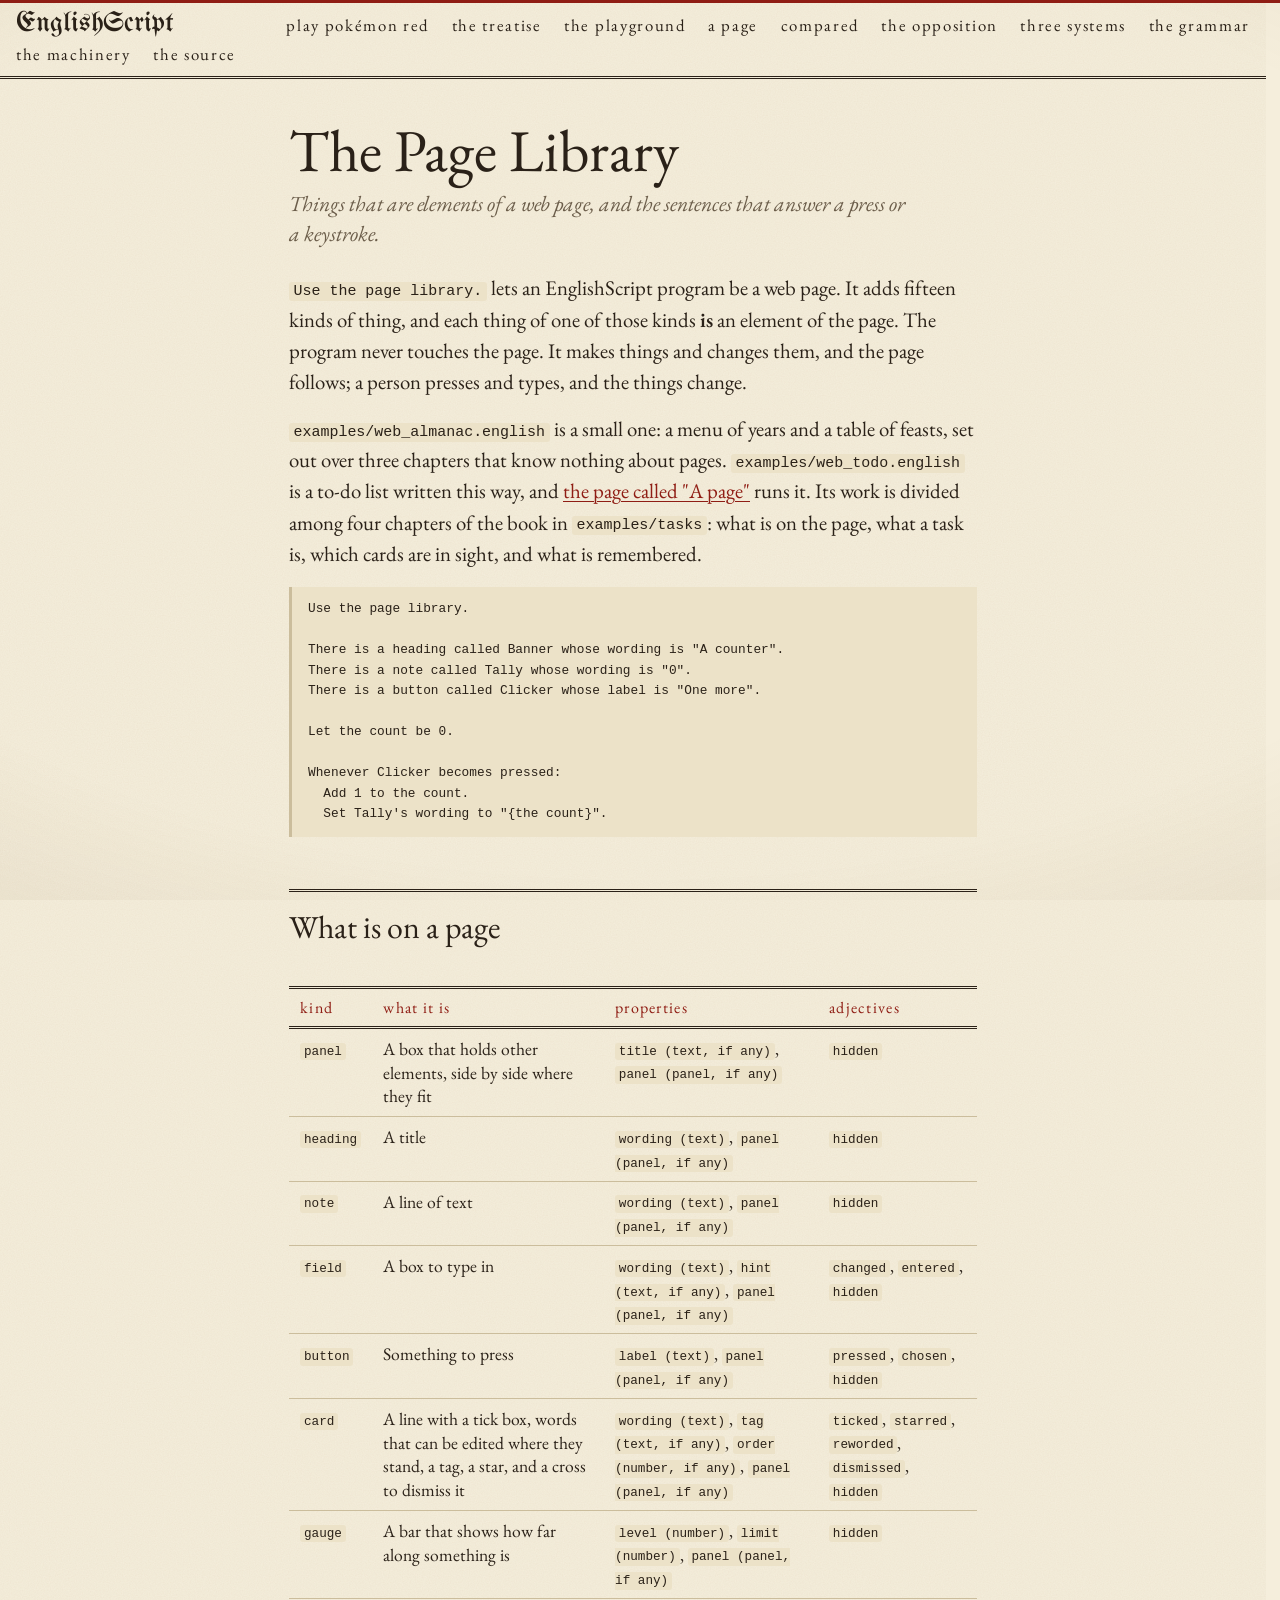
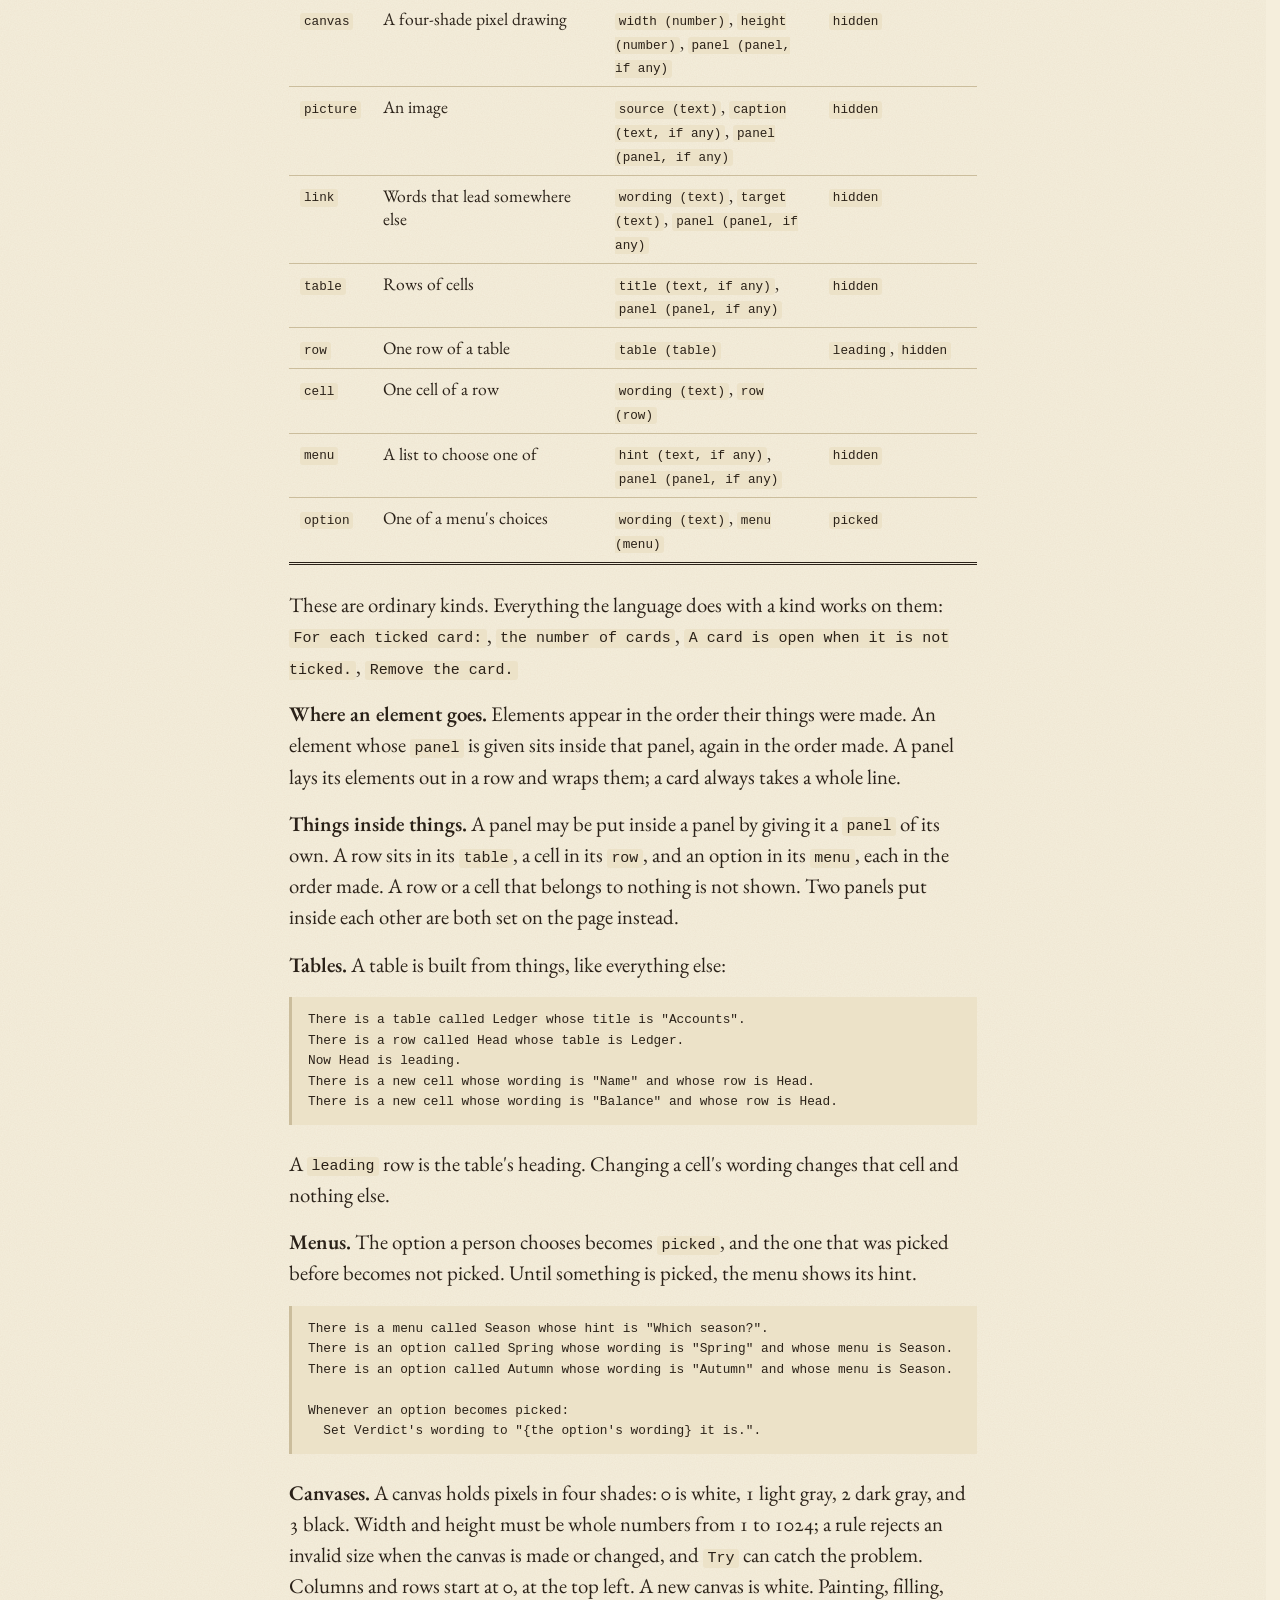
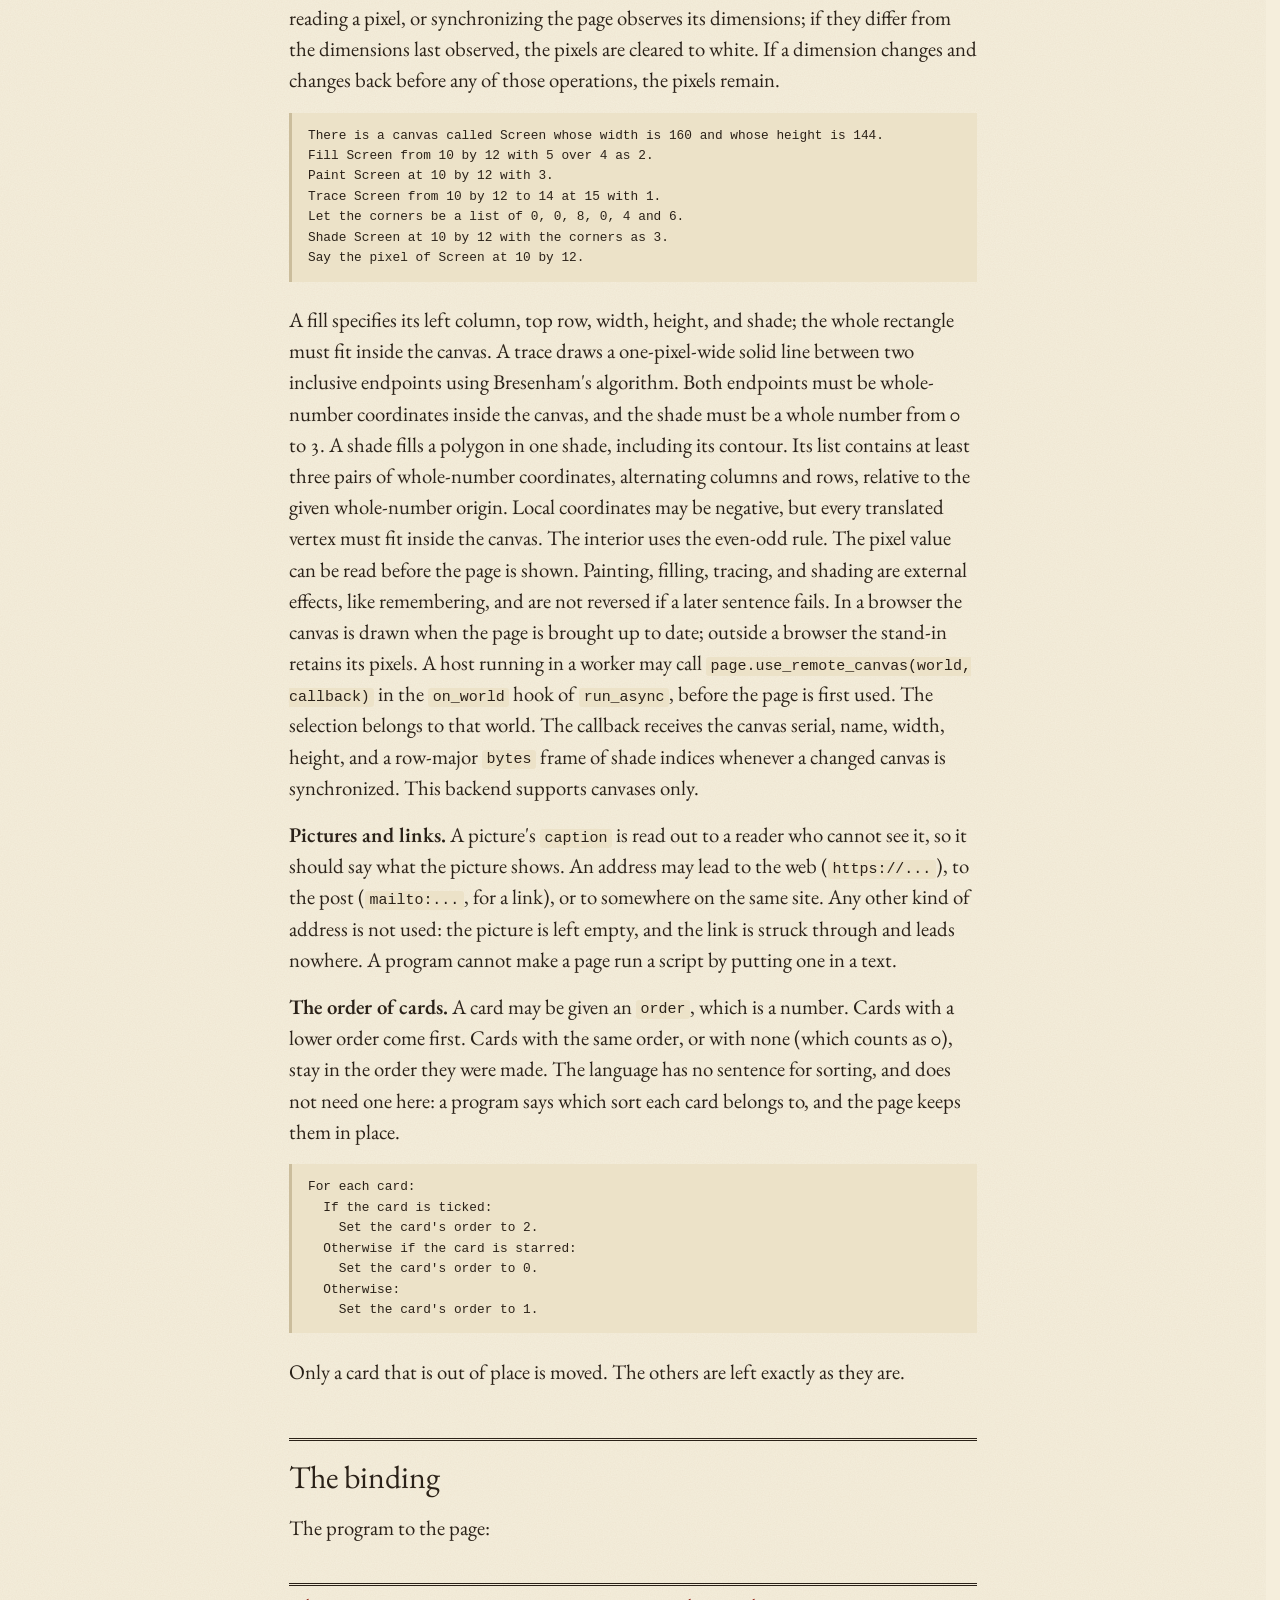
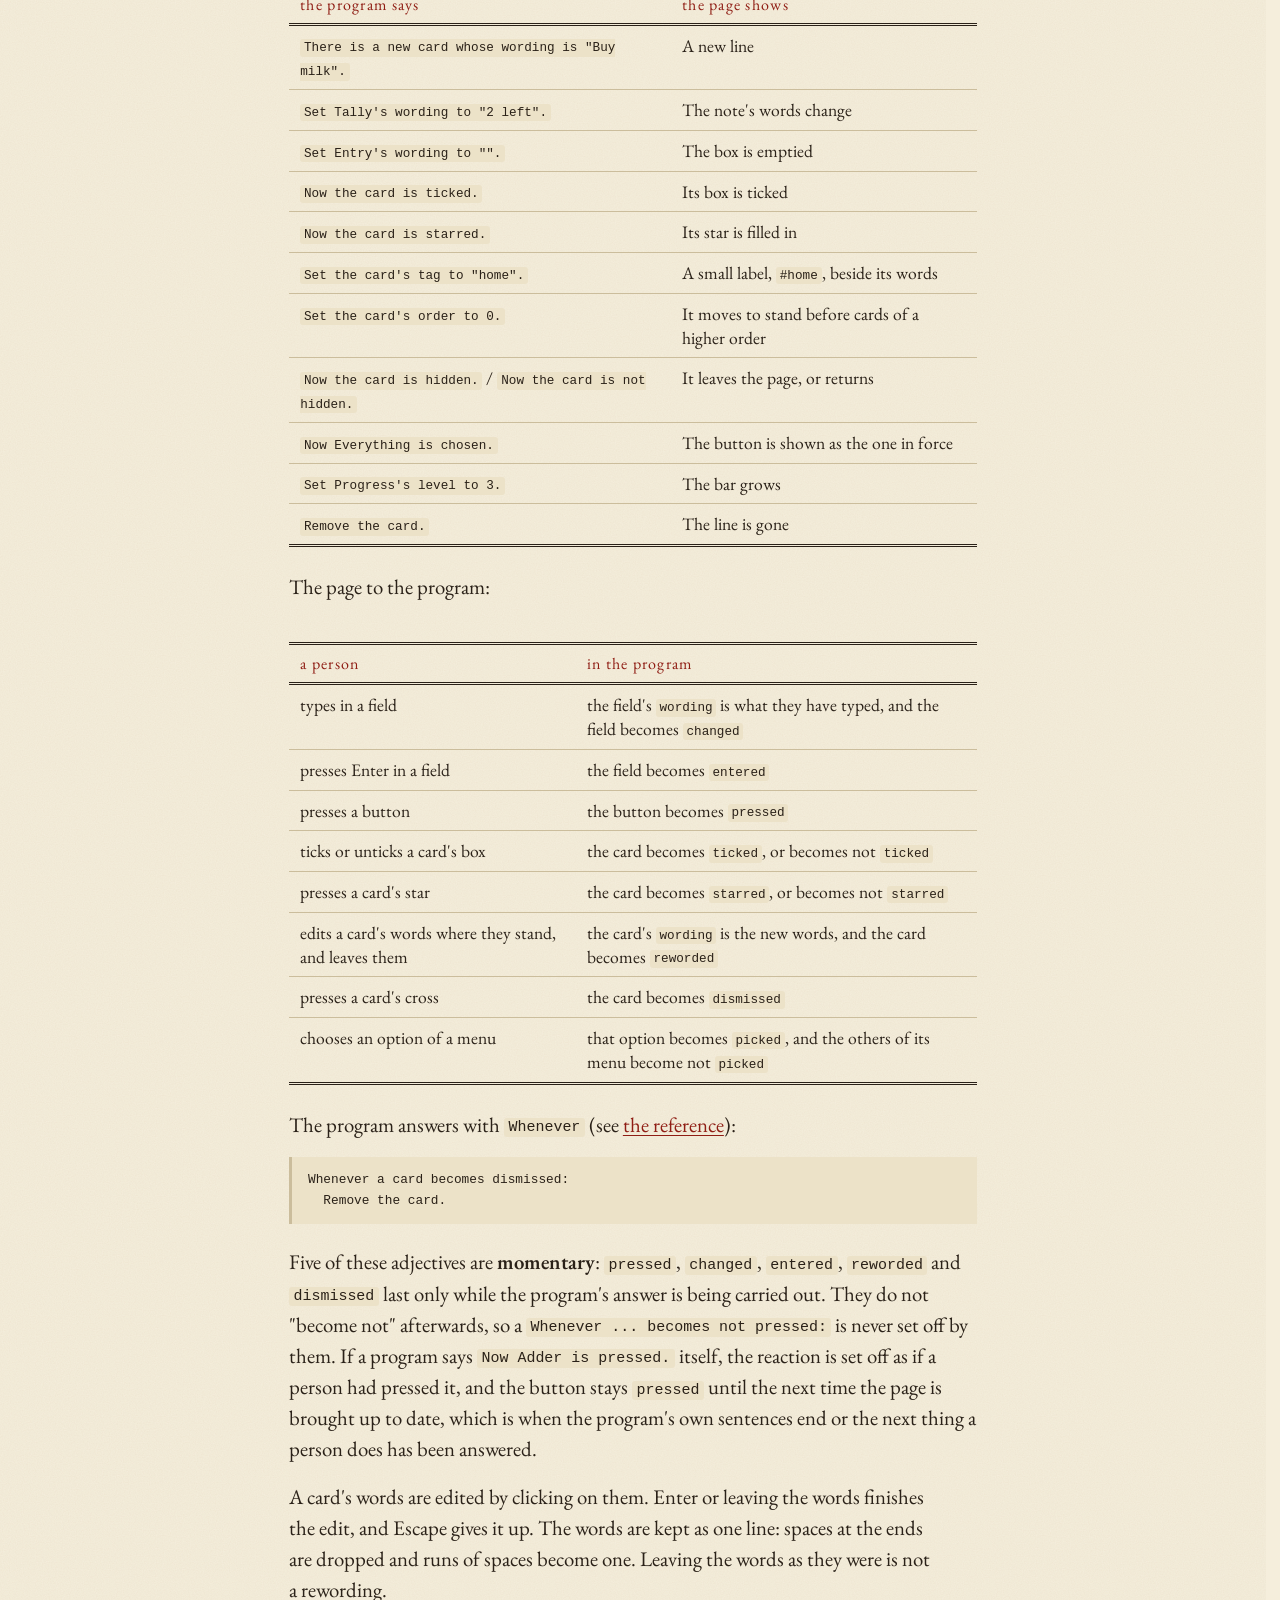
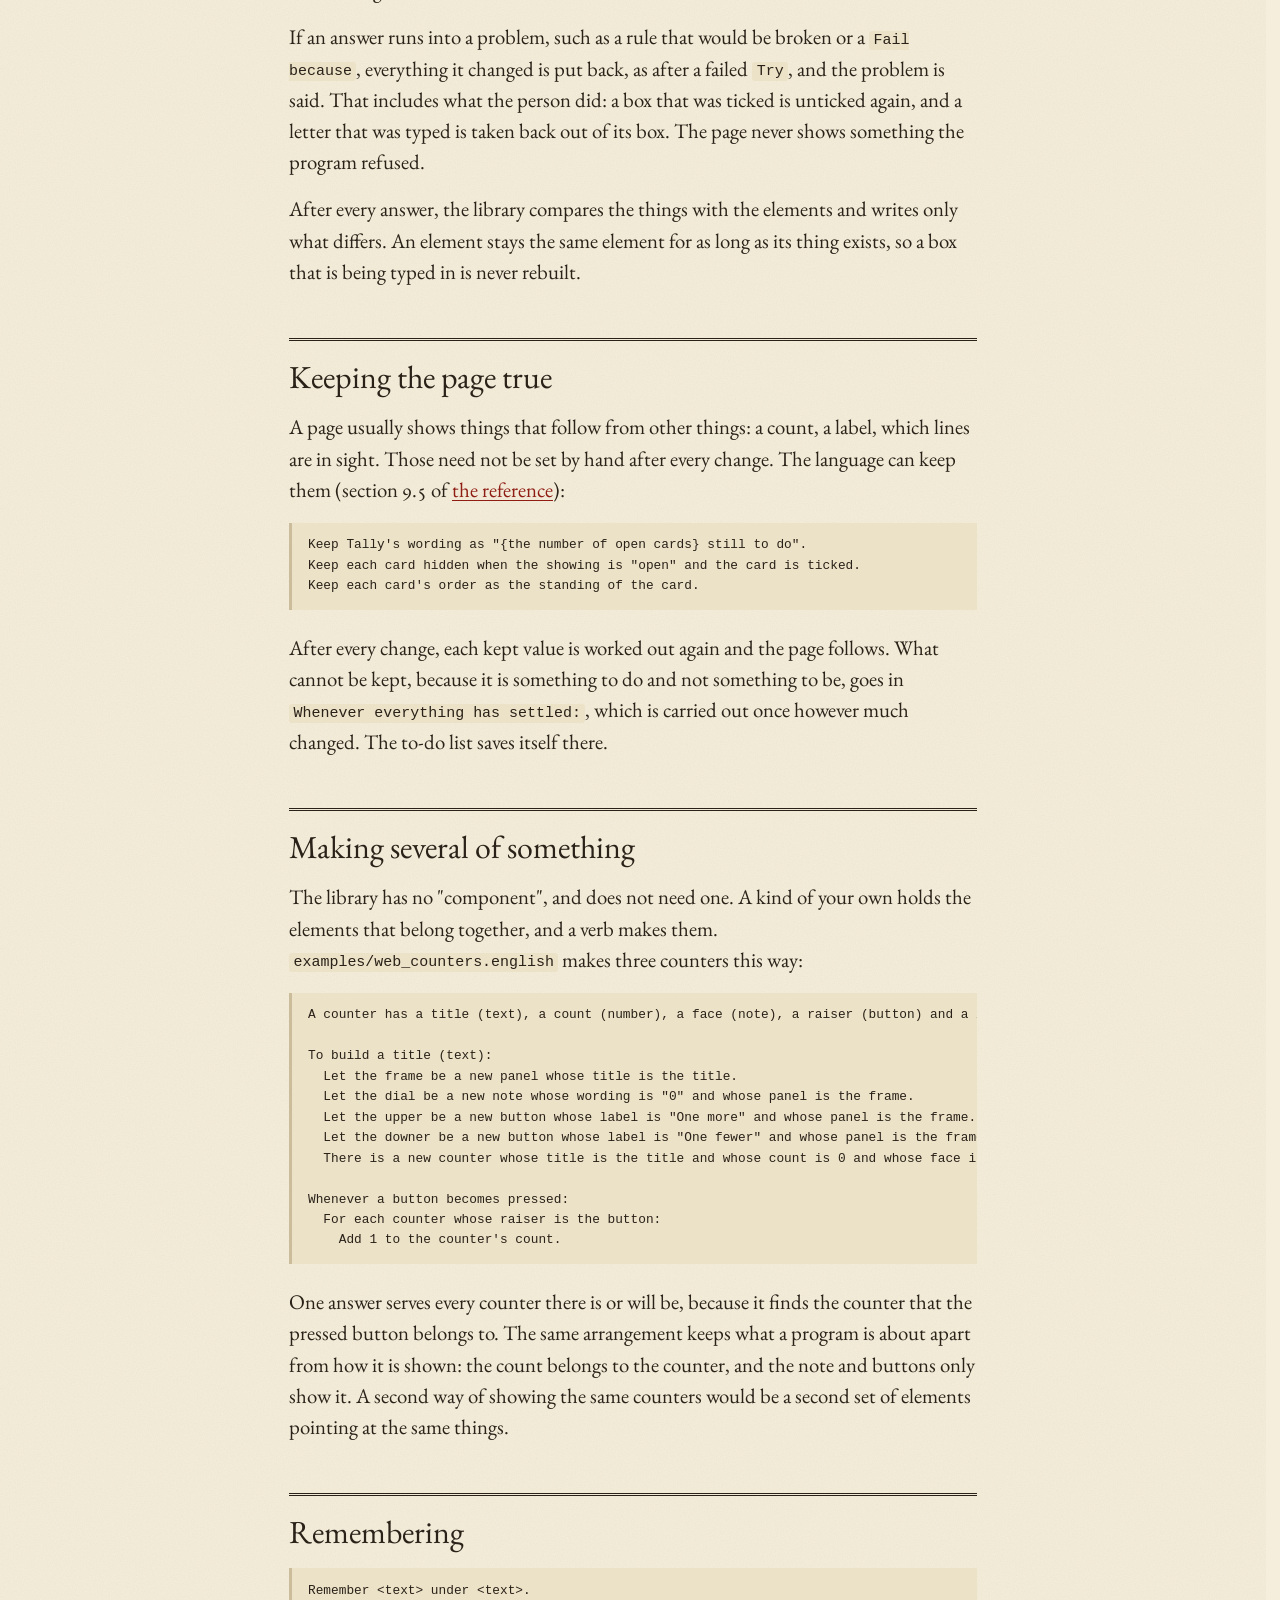
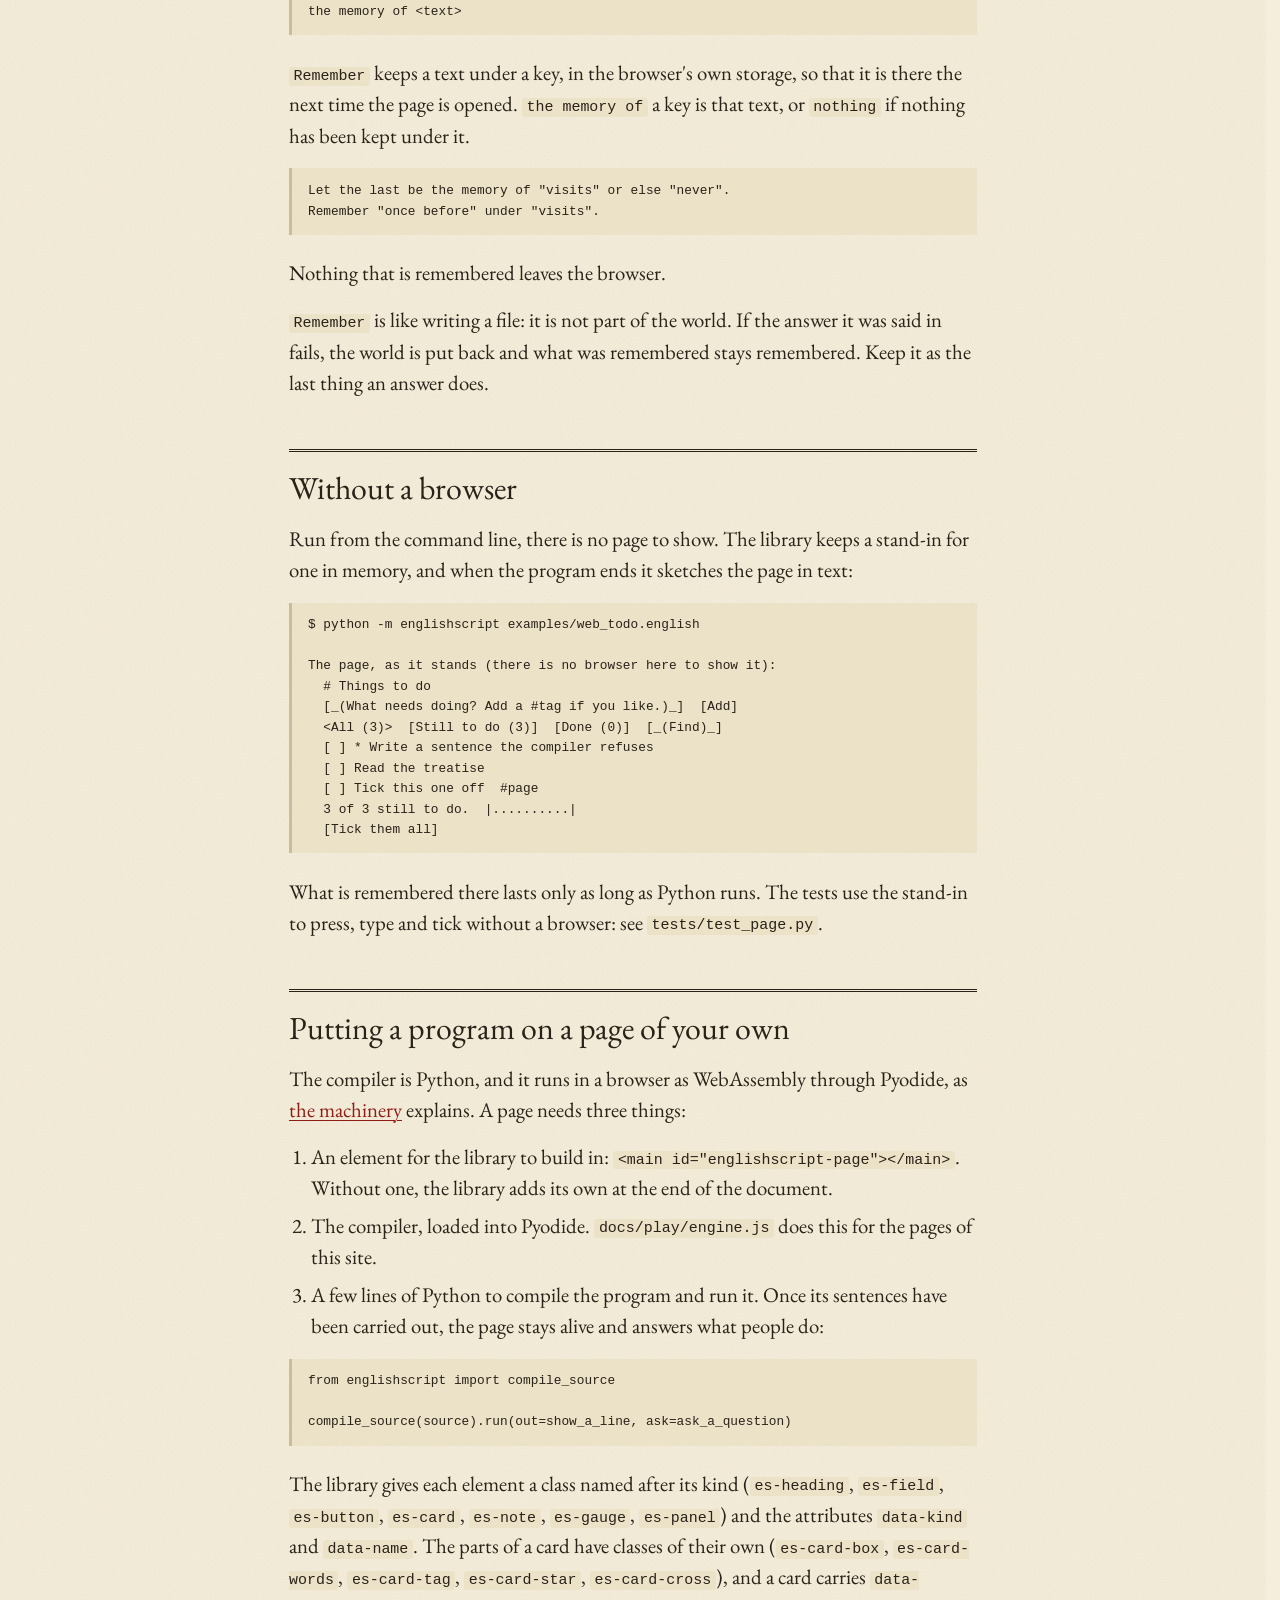
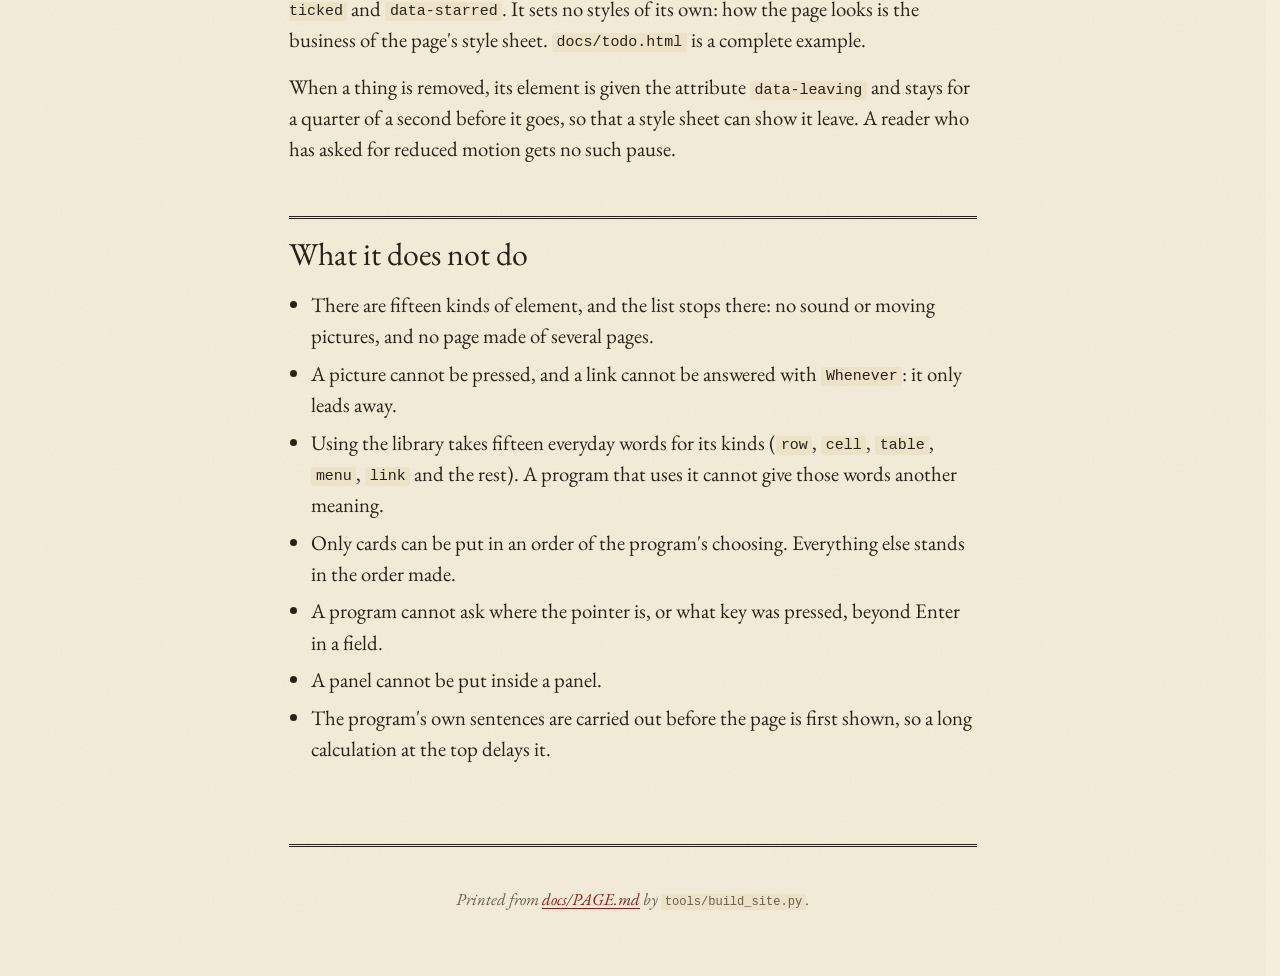
<file: docs/page.html>
<!doctype html>
<html lang="en">
<head>
<meta charset="utf-8">
<meta name="viewport" content="width=device-width, initial-scale=1">
<meta name="theme-color" content="#f5eedc">
<title>The page library of EnglishScript</title>
<link rel="canonical" href="https://monstercameron.github.io/EnglishScript/page.html">
<link rel="icon" href="assets/favicon.ico">
<link rel="icon" type="image/png" sizes="32x32" href="assets/favicon-32.png">
<link rel="apple-touch-icon" sizes="180x180" href="assets/apple-touch-icon.png">
<meta property="og:title" content="The page library of EnglishScript">
<meta property="og:description" content="Web pages written in EnglishScript: seven kinds of thing that are elements of a page, bound both ways.">
<meta property="og:url" content="https://monstercameron.github.io/EnglishScript/page.html">
<meta property="og:type" content="website">
<meta property="og:site_name" content="EnglishScript">
<meta property="og:image" content="https://monstercameron.github.io/EnglishScript/assets/social-preview.png">
<meta property="og:image:alt" content="EnglishScript and a dragon program written in English.">
<meta property="og:image:width" content="1200">
<meta property="og:image:height" content="630">
<meta property="og:image:type" content="image/png">
<meta name="twitter:card" content="summary_large_image">
<meta name="twitter:title" content="The page library of EnglishScript">
<meta name="twitter:description" content="Web pages written in EnglishScript: seven kinds of thing that are elements of a page, bound both ways.">
<meta name="twitter:image" content="https://monstercameron.github.io/EnglishScript/assets/social-preview.png">
<meta name="twitter:image:alt" content="EnglishScript and a dragon program written in English.">
<meta name="description" content="Web pages written in EnglishScript: seven kinds of thing that are elements of a page, bound both ways.">
<link rel="preconnect" href="https://fonts.googleapis.com">
<link rel="preconnect" href="https://fonts.gstatic.com" crossorigin>
<link rel="stylesheet" href="https://fonts.googleapis.com/css2?family=EB+Garamond:ital,wght@0,400;0,500;0,600;1,400;1,500&amp;family=IM+Fell+English:ital@0;1&amp;family=IM+Fell+English+SC&amp;family=UnifrakturMaguntia&amp;display=swap">
<link rel="stylesheet" href="assets/english.css">
</head>
<body>

<nav class="sitenav" aria-label="The pages of this site">
  <div class="inner">
    <a class="home" href="./">EnglishScript</a>
    <a class="page" href="red/index.html">Play Pokémon Red</a>
    <a class="page" href="./">The treatise</a>
    <a class="page" href="playground.html">The playground</a>
    <a class="page" href="todo.html">A page</a>
    <a class="page" href="compare.html">Compared</a>
    <a class="page" href="opposition.html">The opposition</a>
    <a class="page" href="systems.html">Three systems</a>
    <a class="page" href="reference.html">The grammar</a>
    <a class="page" href="how.html">The machinery</a>
    <a class="page" href="https://github.com/monstercameron/EnglishScript">The source</a>
  </div>
</nav>

<main class="doc plain">
<article>
<h1>The Page Library</h1>
<p class="standfirst">Things that are elements of a web page, and the sentences that answer a press or a keystroke.</p>
<p><code>Use the page library.</code> lets an EnglishScript program be a web page. It adds fifteen kinds of thing, and each thing of one of those kinds <strong>is</strong> an element of the page. The program never touches the page. It makes things and changes them, and the page follows; a person presses and types, and the things change.</p>
<p><code>examples/web_almanac.english</code> is a small one: a menu of years and a table of feasts, set out over three chapters that know nothing about pages. <code>examples/web_todo.english</code> is a to-do list written this way, and <a href="https://github.com/monstercameron/EnglishScript/blob/main/docs/todo.html">the page called "A page"</a> runs it. Its work is divided among four chapters of the book in <code>examples/tasks</code>: what is on the page, what a task is, which cards are in sight, and what is remembered.</p>
<pre class="form">Use the page library.

There is a heading called Banner whose wording is "A counter".
There is a note called Tally whose wording is "0".
There is a button called Clicker whose label is "One more".

Let the count be 0.

Whenever Clicker becomes pressed:
  Add 1 to the count.
  Set Tally's wording to "{the count}".</pre>
<h2 id="what-is-on-a-page">What is on a page</h2>
<div class="scroll"><table>
<thead><tr><th>Kind</th><th>What it is</th><th>Properties</th><th>Adjectives</th></tr></thead>
<tbody>
<tr><td><code>panel</code></td><td>A box that holds other elements, side by side where they fit</td><td><code>title (text, if any)</code>, <code>panel (panel, if any)</code></td><td><code>hidden</code></td></tr>
<tr><td><code>heading</code></td><td>A title</td><td><code>wording (text)</code>, <code>panel (panel, if any)</code></td><td><code>hidden</code></td></tr>
<tr><td><code>note</code></td><td>A line of text</td><td><code>wording (text)</code>, <code>panel (panel, if any)</code></td><td><code>hidden</code></td></tr>
<tr><td><code>field</code></td><td>A box to type in</td><td><code>wording (text)</code>, <code>hint (text, if any)</code>, <code>panel (panel, if any)</code></td><td><code>changed</code>, <code>entered</code>, <code>hidden</code></td></tr>
<tr><td><code>button</code></td><td>Something to press</td><td><code>label (text)</code>, <code>panel (panel, if any)</code></td><td><code>pressed</code>, <code>chosen</code>, <code>hidden</code></td></tr>
<tr><td><code>card</code></td><td>A line with a tick box, words that can be edited where they stand, a tag, a star, and a cross to dismiss it</td><td><code>wording (text)</code>, <code>tag (text, if any)</code>, <code>order (number, if any)</code>, <code>panel (panel, if any)</code></td><td><code>ticked</code>, <code>starred</code>, <code>reworded</code>, <code>dismissed</code>, <code>hidden</code></td></tr>
<tr><td><code>gauge</code></td><td>A bar that shows how far along something is</td><td><code>level (number)</code>, <code>limit (number)</code>, <code>panel (panel, if any)</code></td><td><code>hidden</code></td></tr>
<tr><td><code>canvas</code></td><td>A four-shade pixel drawing</td><td><code>width (number)</code>, <code>height (number)</code>, <code>panel (panel, if any)</code></td><td><code>hidden</code></td></tr>
<tr><td><code>picture</code></td><td>An image</td><td><code>source (text)</code>, <code>caption (text, if any)</code>, <code>panel (panel, if any)</code></td><td><code>hidden</code></td></tr>
<tr><td><code>link</code></td><td>Words that lead somewhere else</td><td><code>wording (text)</code>, <code>target (text)</code>, <code>panel (panel, if any)</code></td><td><code>hidden</code></td></tr>
<tr><td><code>table</code></td><td>Rows of cells</td><td><code>title (text, if any)</code>, <code>panel (panel, if any)</code></td><td><code>hidden</code></td></tr>
<tr><td><code>row</code></td><td>One row of a table</td><td><code>table (table)</code></td><td><code>leading</code>, <code>hidden</code></td></tr>
<tr><td><code>cell</code></td><td>One cell of a row</td><td><code>wording (text)</code>, <code>row (row)</code></td><td></td></tr>
<tr><td><code>menu</code></td><td>A list to choose one of</td><td><code>hint (text, if any)</code>, <code>panel (panel, if any)</code></td><td><code>hidden</code></td></tr>
<tr><td><code>option</code></td><td>One of a menu's choices</td><td><code>wording (text)</code>, <code>menu (menu)</code></td><td><code>picked</code></td></tr>
</tbody></table></div>
<p>These are ordinary kinds. Everything the language does with a kind works on them: <code>For each ticked card:</code>, <code>the number of cards</code>, <code>A card is open when it is not ticked.</code>, <code>Remove the card.</code></p>
<p><strong>Where an element goes.</strong> Elements appear in the order their things were made. An element whose <code>panel</code> is given sits inside that panel, again in the order made. A panel lays its elements out in a row and wraps them; a card always takes a whole line.</p>
<p><strong>Things inside things.</strong> A panel may be put inside a panel by giving it a <code>panel</code> of its own. A row sits in its <code>table</code>, a cell in its <code>row</code>, and an option in its <code>menu</code>, each in the order made. A row or a cell that belongs to nothing is not shown. Two panels put inside each other are both set on the page instead.</p>
<p><strong>Tables.</strong> A table is built from things, like everything else:</p>
<pre class="form">There is a table called Ledger whose title is "Accounts".
There is a row called Head whose table is Ledger.
Now Head is leading.
There is a new cell whose wording is "Name" and whose row is Head.
There is a new cell whose wording is "Balance" and whose row is Head.</pre>
<p>A <code>leading</code> row is the table's heading. Changing a cell's wording changes that cell and nothing else.</p>
<p><strong>Menus.</strong> The option a person chooses becomes <code>picked</code>, and the one that was picked before becomes not picked. Until something is picked, the menu shows its hint.</p>
<pre class="form">There is a menu called Season whose hint is "Which season?".
There is an option called Spring whose wording is "Spring" and whose menu is Season.
There is an option called Autumn whose wording is "Autumn" and whose menu is Season.

Whenever an option becomes picked:
  Set Verdict's wording to "{the option's wording} it is.".</pre>
<p><strong>Canvases.</strong> A canvas holds pixels in four shades: 0 is white, 1 light gray, 2 dark gray, and 3 black. Width and height must be whole numbers from 1 to 1024; a rule rejects an invalid size when the canvas is made or changed, and <code>Try</code> can catch the problem. Columns and rows start at 0, at the top left. A new canvas is white. Painting, filling, reading a pixel, or synchronizing the page observes its dimensions; if they differ from the dimensions last observed, the pixels are cleared to white. If a dimension changes and changes back before any of those operations, the pixels remain.</p>
<pre class="form">There is a canvas called Screen whose width is 160 and whose height is 144.
Fill Screen from 10 by 12 with 5 over 4 as 2.
Paint Screen at 10 by 12 with 3.
Trace Screen from 10 by 12 to 14 at 15 with 1.
Let the corners be a list of 0, 0, 8, 0, 4 and 6.
Shade Screen at 10 by 12 with the corners as 3.
Say the pixel of Screen at 10 by 12.</pre>
<p>A fill specifies its left column, top row, width, height, and shade; the whole rectangle must fit inside the canvas. A trace draws a one-pixel-wide solid line between two inclusive endpoints using Bresenham's algorithm. Both endpoints must be whole-number coordinates inside the canvas, and the shade must be a whole number from 0 to 3. A shade fills a polygon in one shade, including its contour. Its list contains at least three pairs of whole-number coordinates, alternating columns and rows, relative to the given whole-number origin. Local coordinates may be negative, but every translated vertex must fit inside the canvas. The interior uses the even-odd rule. The pixel value can be read before the page is shown. Painting, filling, tracing, and shading are external effects, like remembering, and are not reversed if a later sentence fails. In a browser the canvas is drawn when the page is brought up to date; outside a browser the stand-in retains its pixels. A host running in a worker may call <code>page.use_remote_canvas(world, callback)</code> in the <code>on_world</code> hook of <code>run_async</code>, before the page is first used. The selection belongs to that world. The callback receives the canvas serial, name, width, height, and a row-major <code>bytes</code> frame of shade indices whenever a changed canvas is synchronized. This backend supports canvases only.</p>
<p><strong>Pictures and links.</strong> A picture's <code>caption</code> is read out to a reader who cannot see it, so it should say what the picture shows. An address may lead to the web (<code>https://...</code>), to the post (<code>mailto:...</code>, for a link), or to somewhere on the same site. Any other kind of address is not used: the picture is left empty, and the link is struck through and leads nowhere. A program cannot make a page run a script by putting one in a text.</p>
<p><strong>The order of cards.</strong> A card may be given an <code>order</code>, which is a number. Cards with a lower order come first. Cards with the same order, or with none (which counts as 0), stay in the order they were made. The language has no sentence for sorting, and does not need one here: a program says which sort each card belongs to, and the page keeps them in place.</p>
<pre class="form">For each card:
  If the card is ticked:
    Set the card's order to 2.
  Otherwise if the card is starred:
    Set the card's order to 0.
  Otherwise:
    Set the card's order to 1.</pre>
<p>Only a card that is out of place is moved. The others are left exactly as they are.</p>
<h2 id="the-binding">The binding</h2>
<p>The program to the page:</p>
<div class="scroll"><table>
<thead><tr><th>The program says</th><th>The page shows</th></tr></thead>
<tbody>
<tr><td><code>There is a new card whose wording is "Buy milk".</code></td><td>A new line</td></tr>
<tr><td><code>Set Tally's wording to "2 left".</code></td><td>The note's words change</td></tr>
<tr><td><code>Set Entry's wording to "".</code></td><td>The box is emptied</td></tr>
<tr><td><code>Now the card is ticked.</code></td><td>Its box is ticked</td></tr>
<tr><td><code>Now the card is starred.</code></td><td>Its star is filled in</td></tr>
<tr><td><code>Set the card's tag to "home".</code></td><td>A small label, <code>#home</code>, beside its words</td></tr>
<tr><td><code>Set the card's order to 0.</code></td><td>It moves to stand before cards of a higher order</td></tr>
<tr><td><code>Now the card is hidden.</code> / <code>Now the card is not hidden.</code></td><td>It leaves the page, or returns</td></tr>
<tr><td><code>Now Everything is chosen.</code></td><td>The button is shown as the one in force</td></tr>
<tr><td><code>Set Progress's level to 3.</code></td><td>The bar grows</td></tr>
<tr><td><code>Remove the card.</code></td><td>The line is gone</td></tr>
</tbody></table></div>
<p>The page to the program:</p>
<div class="scroll"><table>
<thead><tr><th>A person</th><th>In the program</th></tr></thead>
<tbody>
<tr><td>types in a field</td><td>the field's <code>wording</code> is what they have typed, and the field becomes <code>changed</code></td></tr>
<tr><td>presses Enter in a field</td><td>the field becomes <code>entered</code></td></tr>
<tr><td>presses a button</td><td>the button becomes <code>pressed</code></td></tr>
<tr><td>ticks or unticks a card's box</td><td>the card becomes <code>ticked</code>, or becomes not <code>ticked</code></td></tr>
<tr><td>presses a card's star</td><td>the card becomes <code>starred</code>, or becomes not <code>starred</code></td></tr>
<tr><td>edits a card's words where they stand, and leaves them</td><td>the card's <code>wording</code> is the new words, and the card becomes <code>reworded</code></td></tr>
<tr><td>presses a card's cross</td><td>the card becomes <code>dismissed</code></td></tr>
<tr><td>chooses an option of a menu</td><td>that option becomes <code>picked</code>, and the others of its menu become not <code>picked</code></td></tr>
</tbody></table></div>
<p>The program answers with <code>Whenever</code> (see <a href="reference.html">the reference</a>):</p>
<pre class="form">Whenever a card becomes dismissed:
  Remove the card.</pre>
<p>Five of these adjectives are <strong>momentary</strong>: <code>pressed</code>, <code>changed</code>, <code>entered</code>, <code>reworded</code> and <code>dismissed</code> last only while the program's answer is being carried out. They do not "become not" afterwards, so a <code>Whenever ... becomes not pressed:</code> is never set off by them. If a program says <code>Now Adder is pressed.</code> itself, the reaction is set off as if a person had pressed it, and the button stays <code>pressed</code> until the next time the page is brought up to date, which is when the program's own sentences end or the next thing a person does has been answered.</p>
<p>A card's words are edited by clicking on them. Enter or leaving the words finishes the edit, and Escape gives it up. The words are kept as one line: spaces at the ends are dropped and runs of spaces become one. Leaving the words as they were is not a rewording.</p>
<p>If an answer runs into a problem, such as a rule that would be broken or a <code>Fail because</code>, everything it changed is put back, as after a failed <code>Try</code>, and the problem is said. That includes what the person did: a box that was ticked is unticked again, and a letter that was typed is taken back out of its box. The page never shows something the program refused.</p>
<p>After every answer, the library compares the things with the elements and writes only what differs. An element stays the same element for as long as its thing exists, so a box that is being typed in is never rebuilt.</p>
<h2 id="keeping-the-page-true">Keeping the page true</h2>
<p>A page usually shows things that follow from other things: a count, a label, which lines are in sight. Those need not be set by hand after every change. The language can keep them (section 9.5 of <a href="reference.html">the reference</a>):</p>
<pre class="form">Keep Tally's wording as "{the number of open cards} still to do".
Keep each card hidden when the showing is "open" and the card is ticked.
Keep each card's order as the standing of the card.</pre>
<p>After every change, each kept value is worked out again and the page follows. What cannot be kept, because it is something to do and not something to be, goes in <code>Whenever everything has settled:</code>, which is carried out once however much changed. The to-do list saves itself there.</p>
<h2 id="making-several-of-something">Making several of something</h2>
<p>The library has no "component", and does not need one. A kind of your own holds the elements that belong together, and a verb makes them. <code>examples/web_counters.english</code> makes three counters this way:</p>
<pre class="form">A counter has a title (text), a count (number), a face (note), a raiser (button) and a lowerer (button).

To build a title (text):
  Let the frame be a new panel whose title is the title.
  Let the dial be a new note whose wording is "0" and whose panel is the frame.
  Let the upper be a new button whose label is "One more" and whose panel is the frame.
  Let the downer be a new button whose label is "One fewer" and whose panel is the frame.
  There is a new counter whose title is the title and whose count is 0 and whose face is the dial and whose raiser is the upper and whose lowerer is the downer.

Whenever a button becomes pressed:
  For each counter whose raiser is the button:
    Add 1 to the counter's count.</pre>
<p>One answer serves every counter there is or will be, because it finds the counter that the pressed button belongs to. The same arrangement keeps what a program is about apart from how it is shown: the count belongs to the counter, and the note and buttons only show it. A second way of showing the same counters would be a second set of elements pointing at the same things.</p>
<h2 id="remembering">Remembering</h2>
<pre class="form">Remember &lt;text&gt; under &lt;text&gt;.
the memory of &lt;text&gt;</pre>
<p><code>Remember</code> keeps a text under a key, in the browser's own storage, so that it is there the next time the page is opened. <code>the memory of</code> a key is that text, or <code>nothing</code> if nothing has been kept under it.</p>
<pre class="form">Let the last be the memory of "visits" or else "never".
Remember "once before" under "visits".</pre>
<p>Nothing that is remembered leaves the browser.</p>
<p><code>Remember</code> is like writing a file: it is not part of the world. If the answer it was said in fails, the world is put back and what was remembered stays remembered. Keep it as the last thing an answer does.</p>
<h2 id="without-a-browser">Without a browser</h2>
<p>Run from the command line, there is no page to show. The library keeps a stand-in for one in memory, and when the program ends it sketches the page in text:</p>
<pre class="form">$ python -m englishscript examples/web_todo.english

The page, as it stands (there is no browser here to show it):
  # Things to do
  [_(What needs doing? Add a #tag if you like.)_]  [Add]
  &lt;All (3)&gt;  [Still to do (3)]  [Done (0)]  [_(Find)_]
  [ ] * Write a sentence the compiler refuses
  [ ] Read the treatise
  [ ] Tick this one off  #page
  3 of 3 still to do.  |..........|
  [Tick them all]</pre>
<p>What is remembered there lasts only as long as Python runs. The tests use the stand-in to press, type and tick without a browser: see <code>tests/test_page.py</code>.</p>
<h2 id="putting-a-program-on-a-page-of-your-own">Putting a program on a page of your own</h2>
<p>The compiler is Python, and it runs in a browser as WebAssembly through Pyodide, as <a href="https://github.com/monstercameron/EnglishScript/blob/main/docs/how.html">the machinery</a> explains. A page needs three things:</p>
<ol>
<li>An element for the library to build in: <code>&lt;main id="englishscript-page"&gt;&lt;/main&gt;</code>. Without one, the library adds its own at the end of the document.</li>
<li>The compiler, loaded into Pyodide. <code>docs/play/engine.js</code> does this for the pages of this site.</li>
<li>A few lines of Python to compile the program and run it. Once its sentences have been carried out, the page stays alive and answers what people do:</li>
</ol>
<pre class="form">from englishscript import compile_source

compile_source(source).run(out=show_a_line, ask=ask_a_question)</pre>
<p>The library gives each element a class named after its kind (<code>es-heading</code>, <code>es-field</code>, <code>es-button</code>, <code>es-card</code>, <code>es-note</code>, <code>es-gauge</code>, <code>es-panel</code>) and the attributes <code>data-kind</code> and <code>data-name</code>. The parts of a card have classes of their own (<code>es-card-box</code>, <code>es-card-words</code>, <code>es-card-tag</code>, <code>es-card-star</code>, <code>es-card-cross</code>), and a card carries <code>data-ticked</code> and <code>data-starred</code>. It sets no styles of its own: how the page looks is the business of the page's style sheet. <code>docs/todo.html</code> is a complete example.</p>
<p>When a thing is removed, its element is given the attribute <code>data-leaving</code> and stays for a quarter of a second before it goes, so that a style sheet can show it leave. A reader who has asked for reduced motion gets no such pause.</p>
<h2 id="what-it-does-not-do">What it does not do</h2>
<ul>
<li>There are fifteen kinds of element, and the list stops there: no sound or moving pictures, and no page made of several pages.</li>
<li>A picture cannot be pressed, and a link cannot be answered with <code>Whenever</code>: it only leads away.</li>
<li>Using the library takes fifteen everyday words for its kinds (<code>row</code>, <code>cell</code>, <code>table</code>, <code>menu</code>, <code>link</code> and the rest). A program that uses it cannot give those words another meaning.</li>
<li>Only cards can be put in an order of the program's choosing. Everything else stands in the order made.</li>
<li>A program cannot ask where the pointer is, or what key was pressed, beyond Enter in a field.</li>
<li>A panel cannot be put inside a panel.</li>
<li>The program's own sentences are carried out before the page is first shown, so a long calculation at the top delays it.</li>
</ul>
</article>
<footer class="colophon">
  Printed from <a href="https://github.com/monstercameron/EnglishScript/blob/main/docs/PAGE.md">docs/PAGE.md</a> by <code>tools/build_site.py</code>.
</footer>
</main>

</body>
</html>
</file>
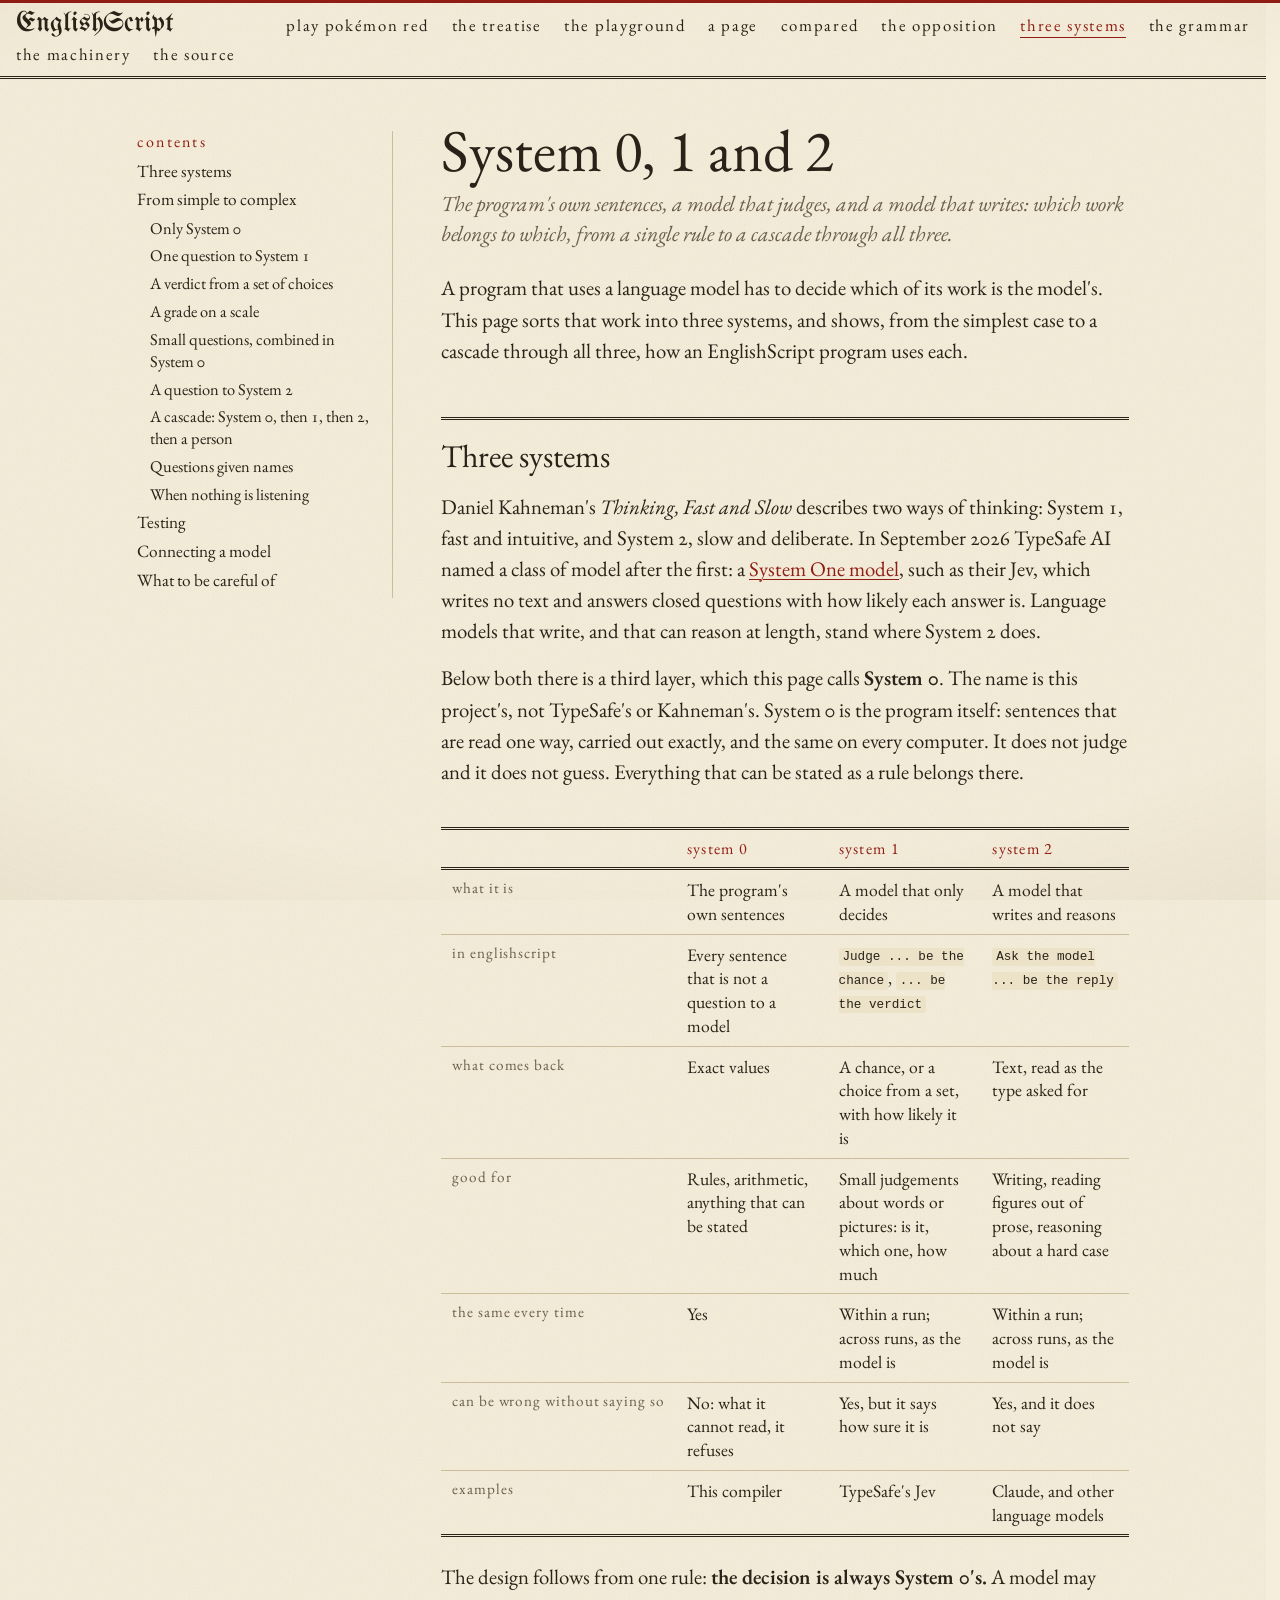
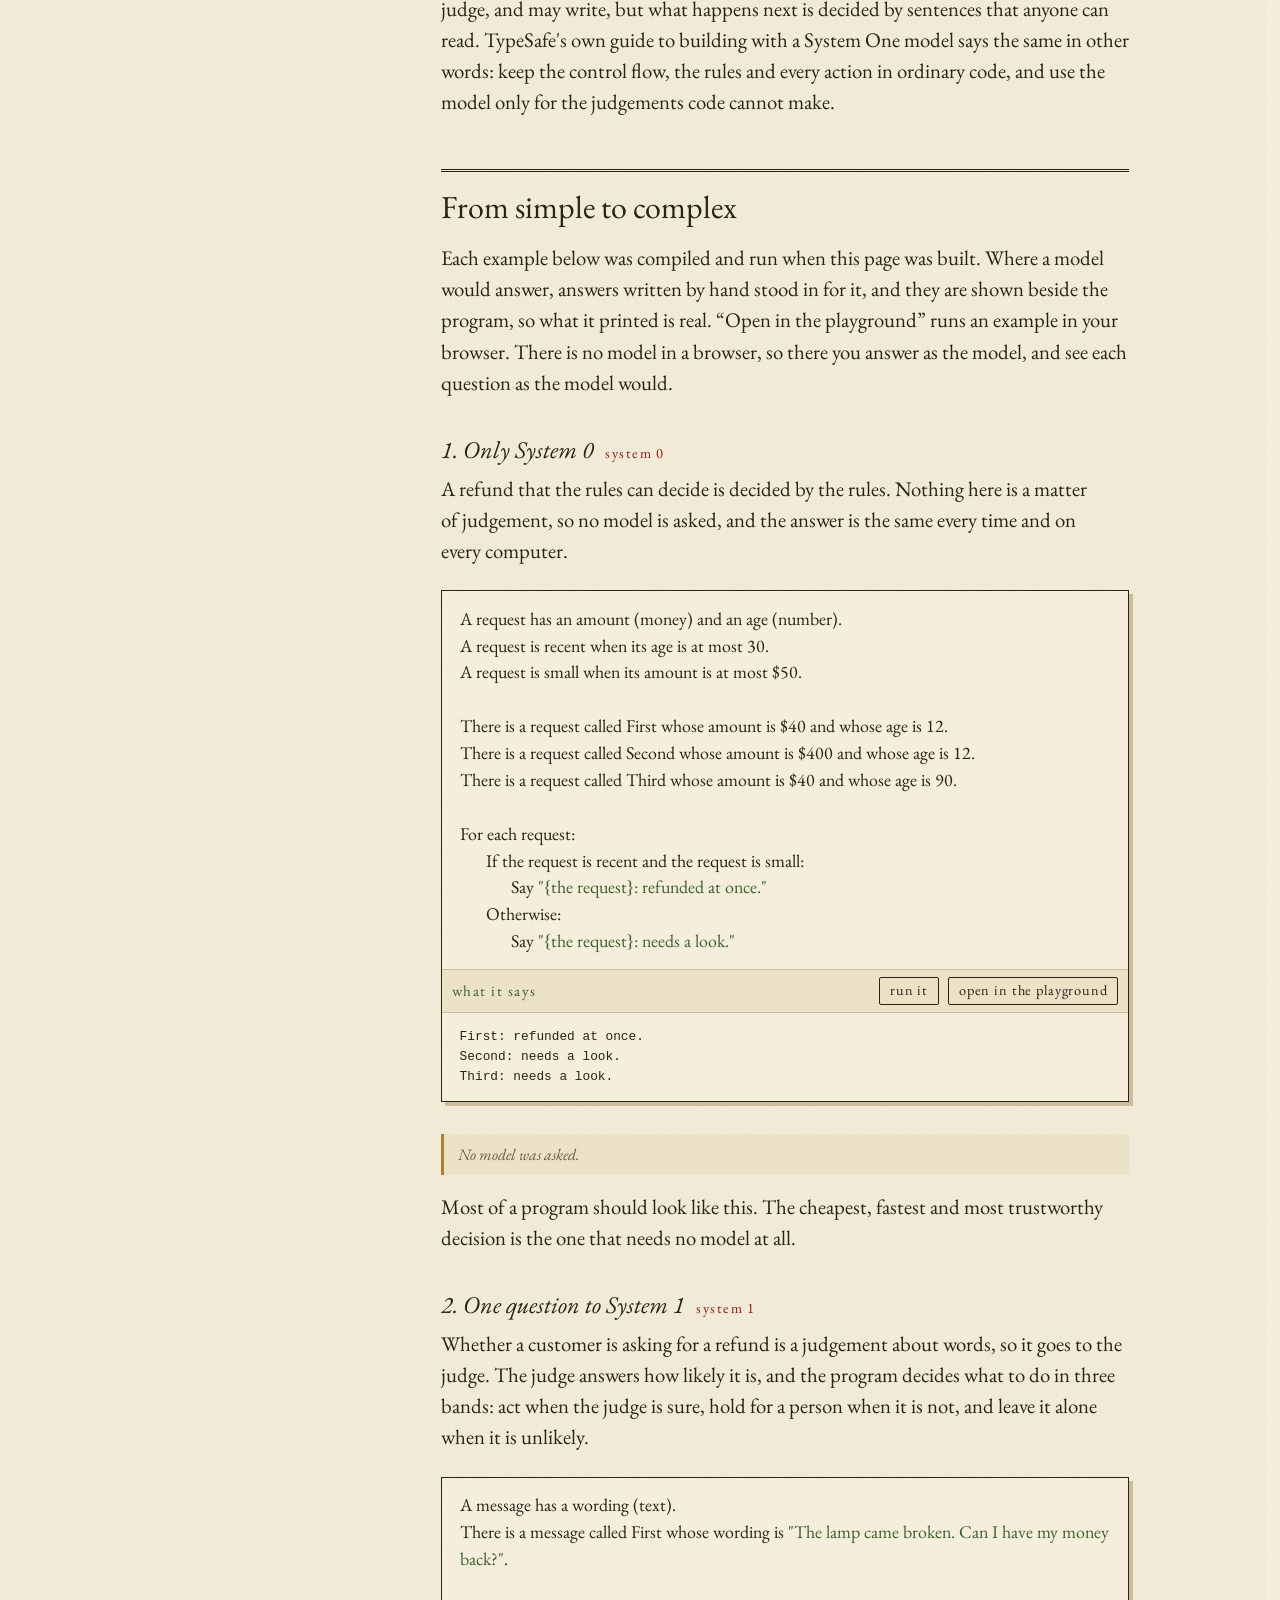
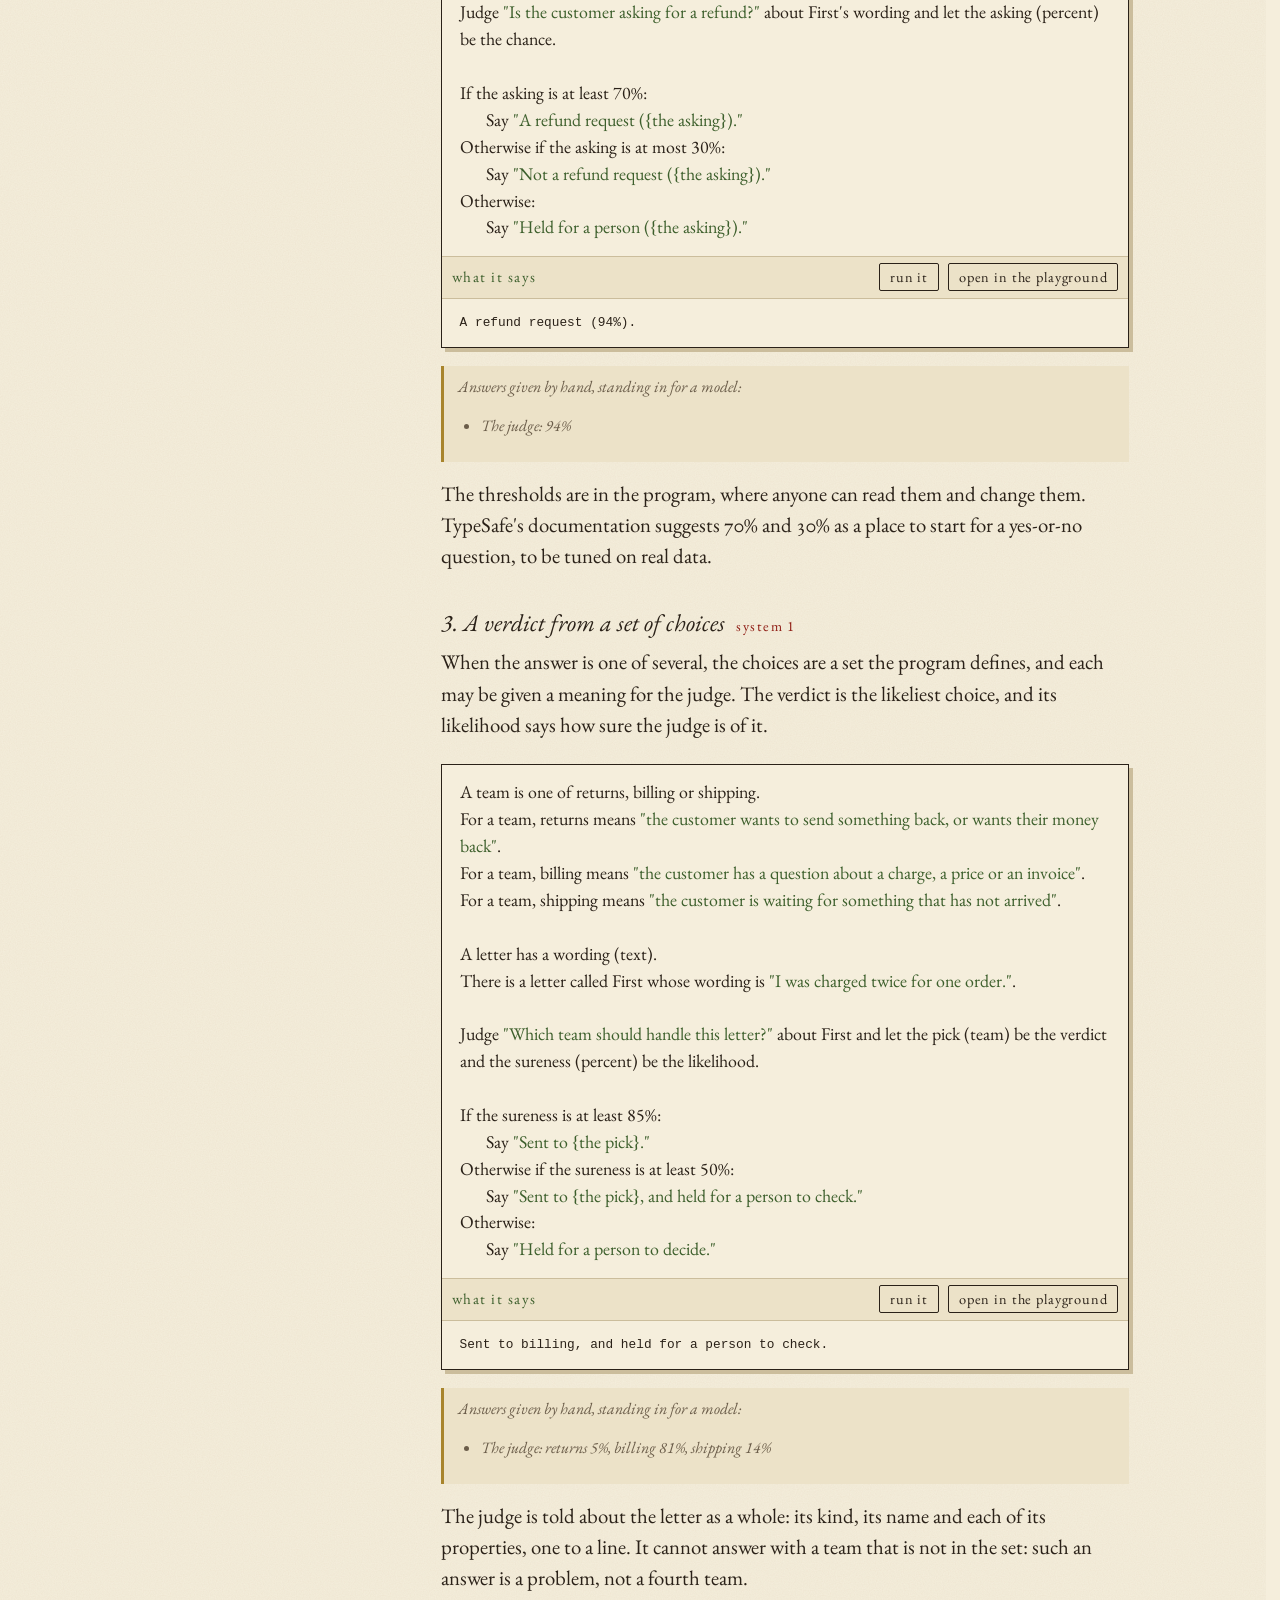
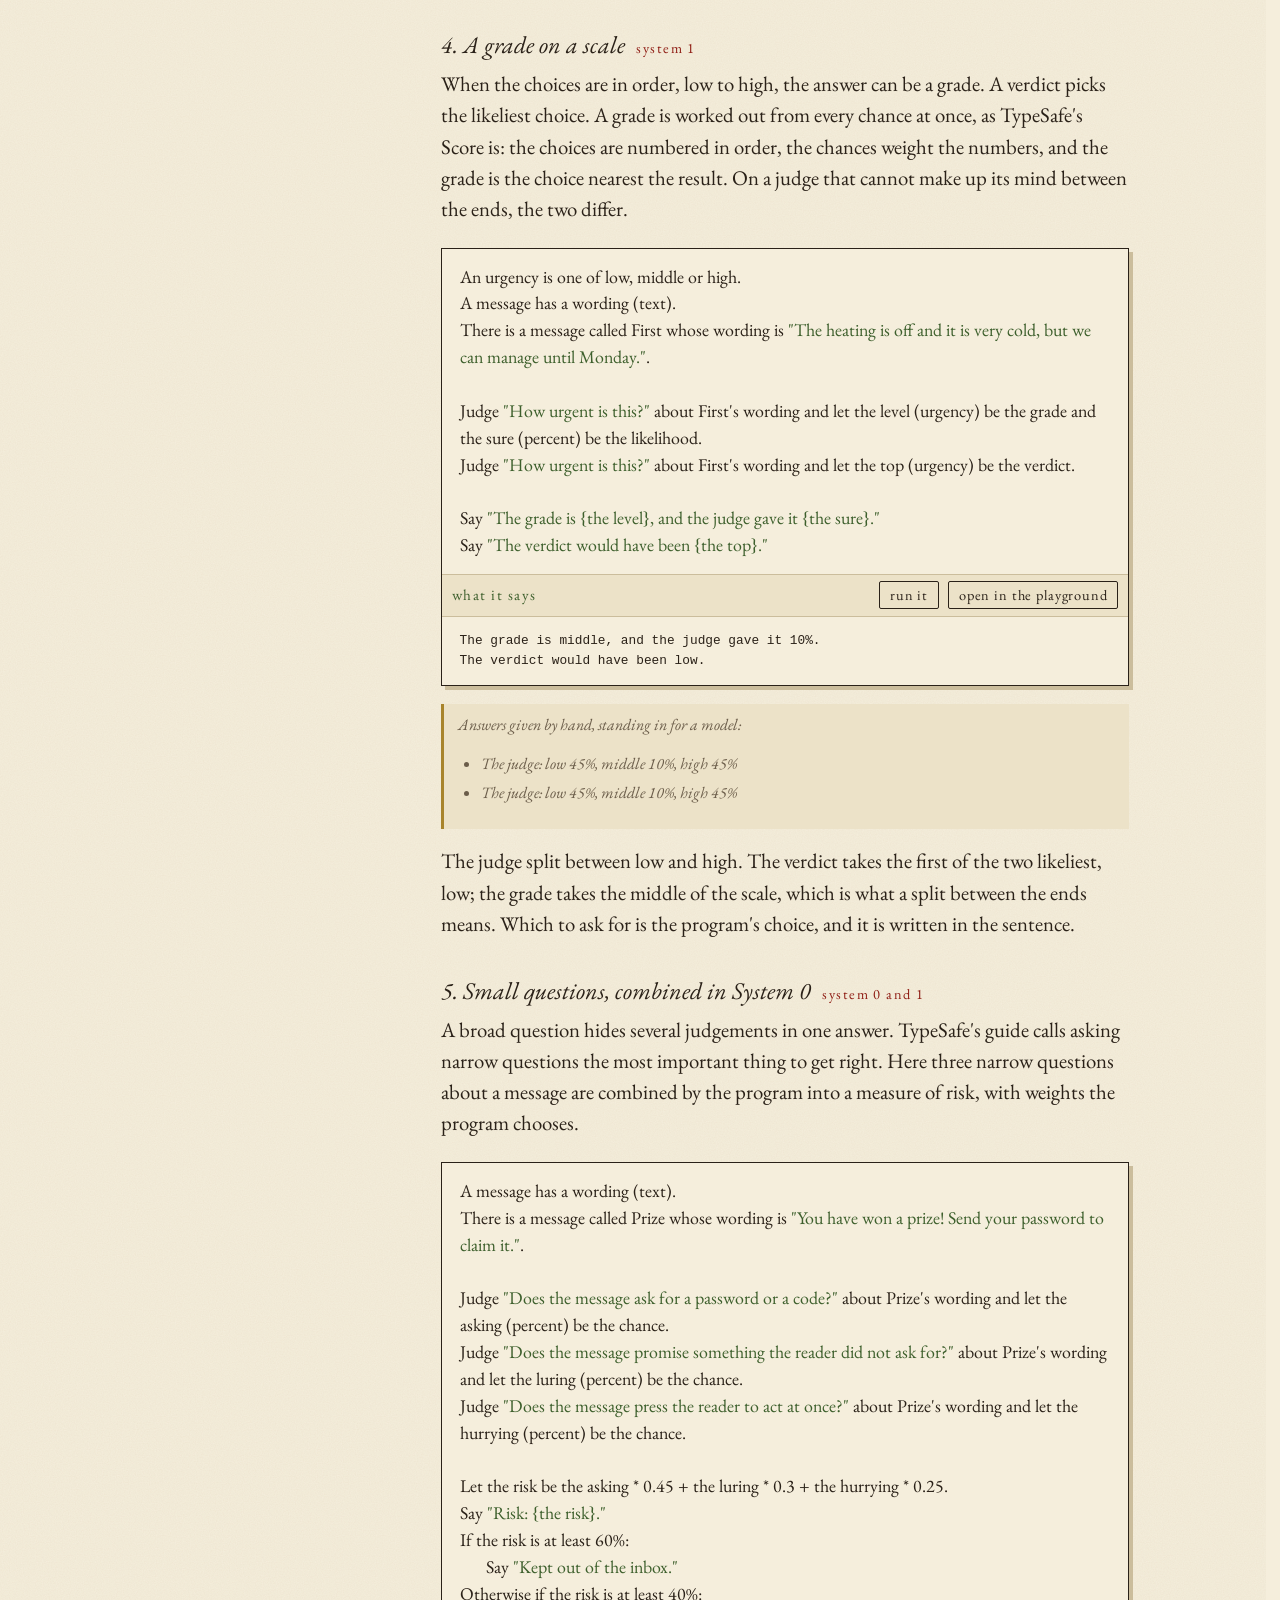
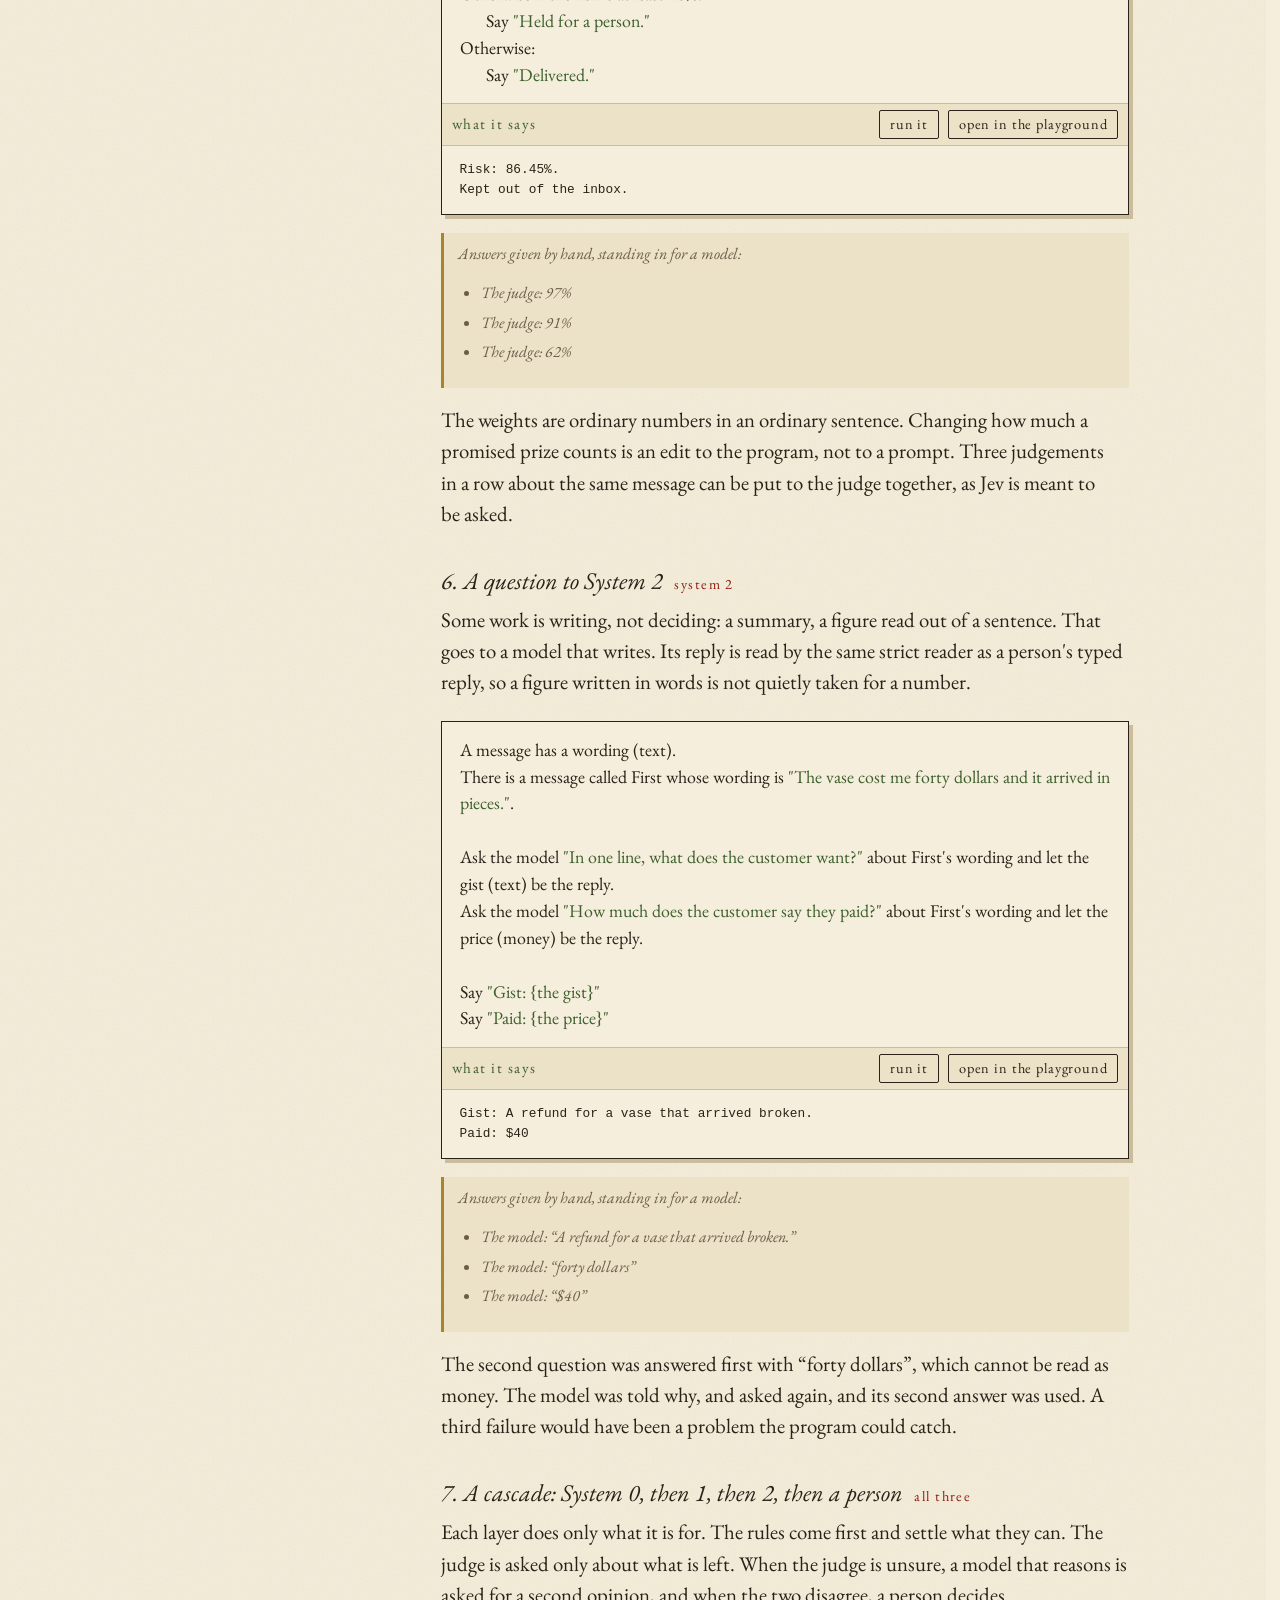
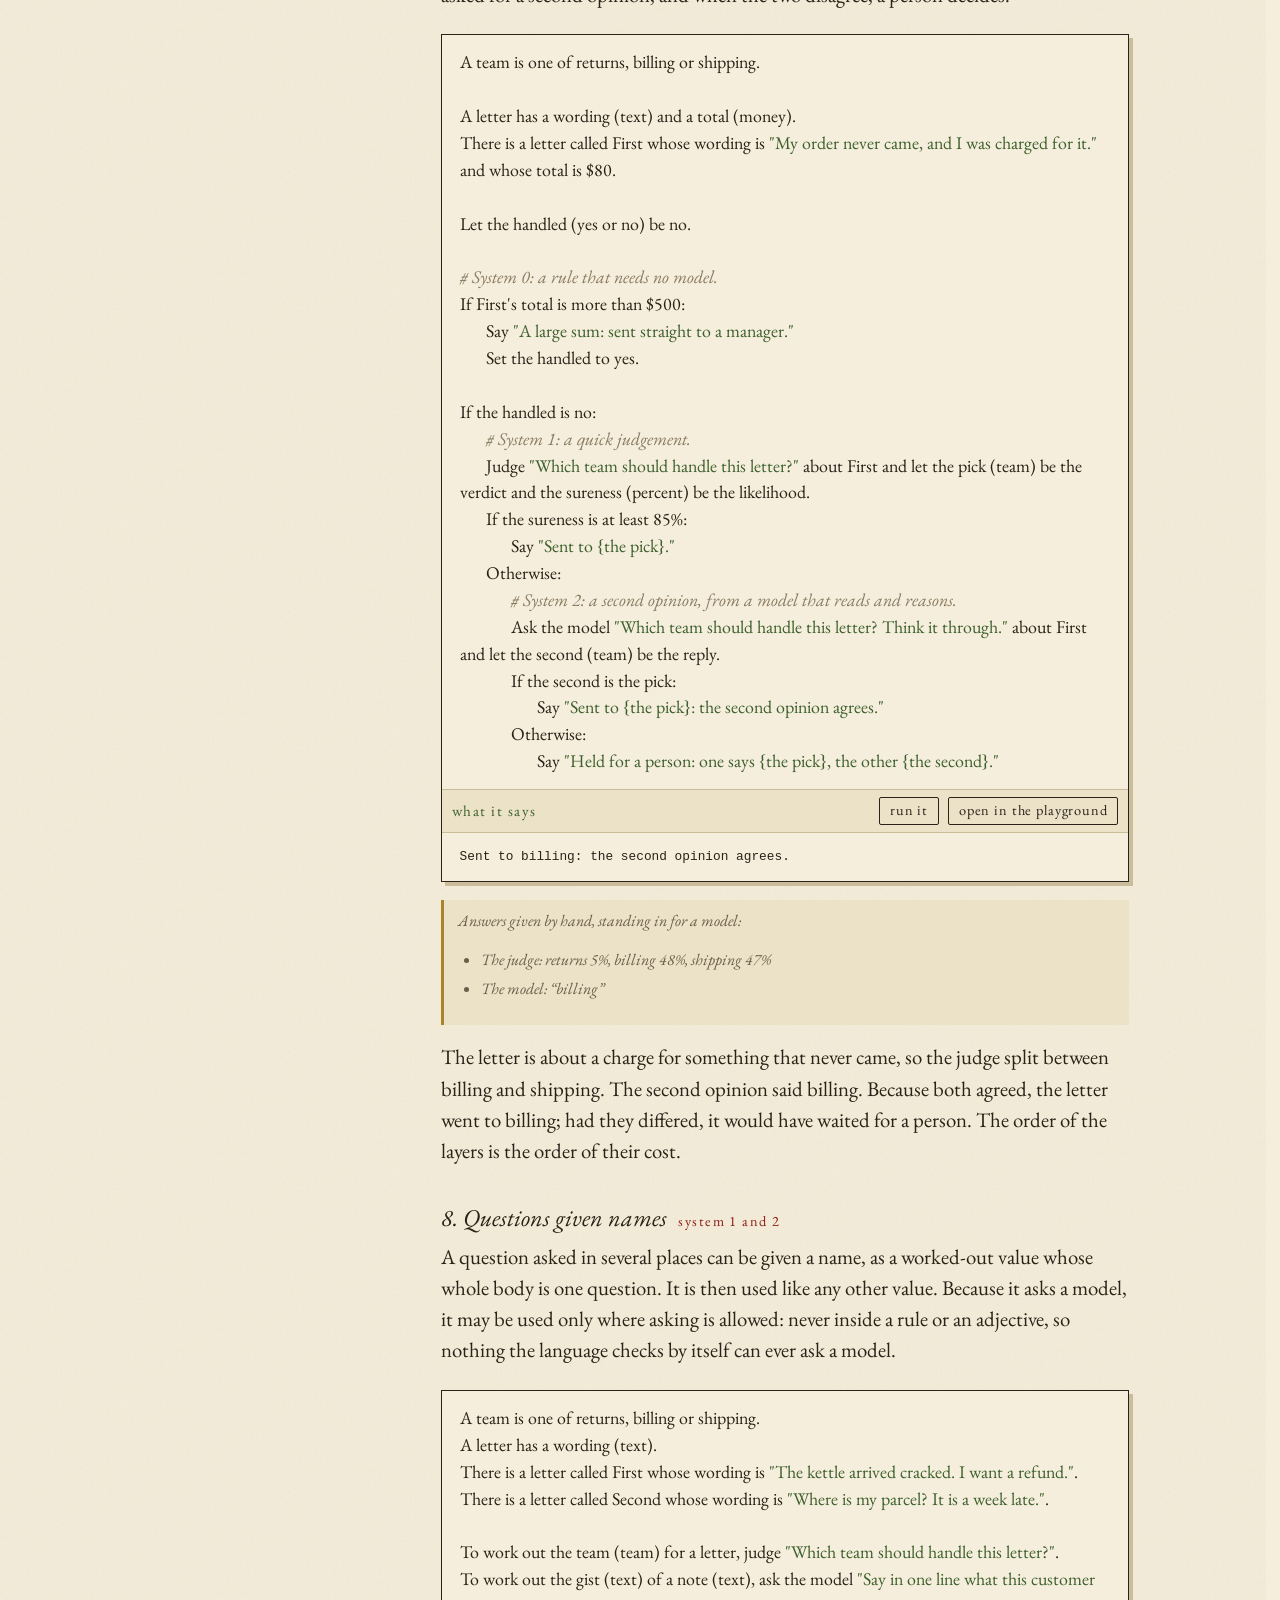
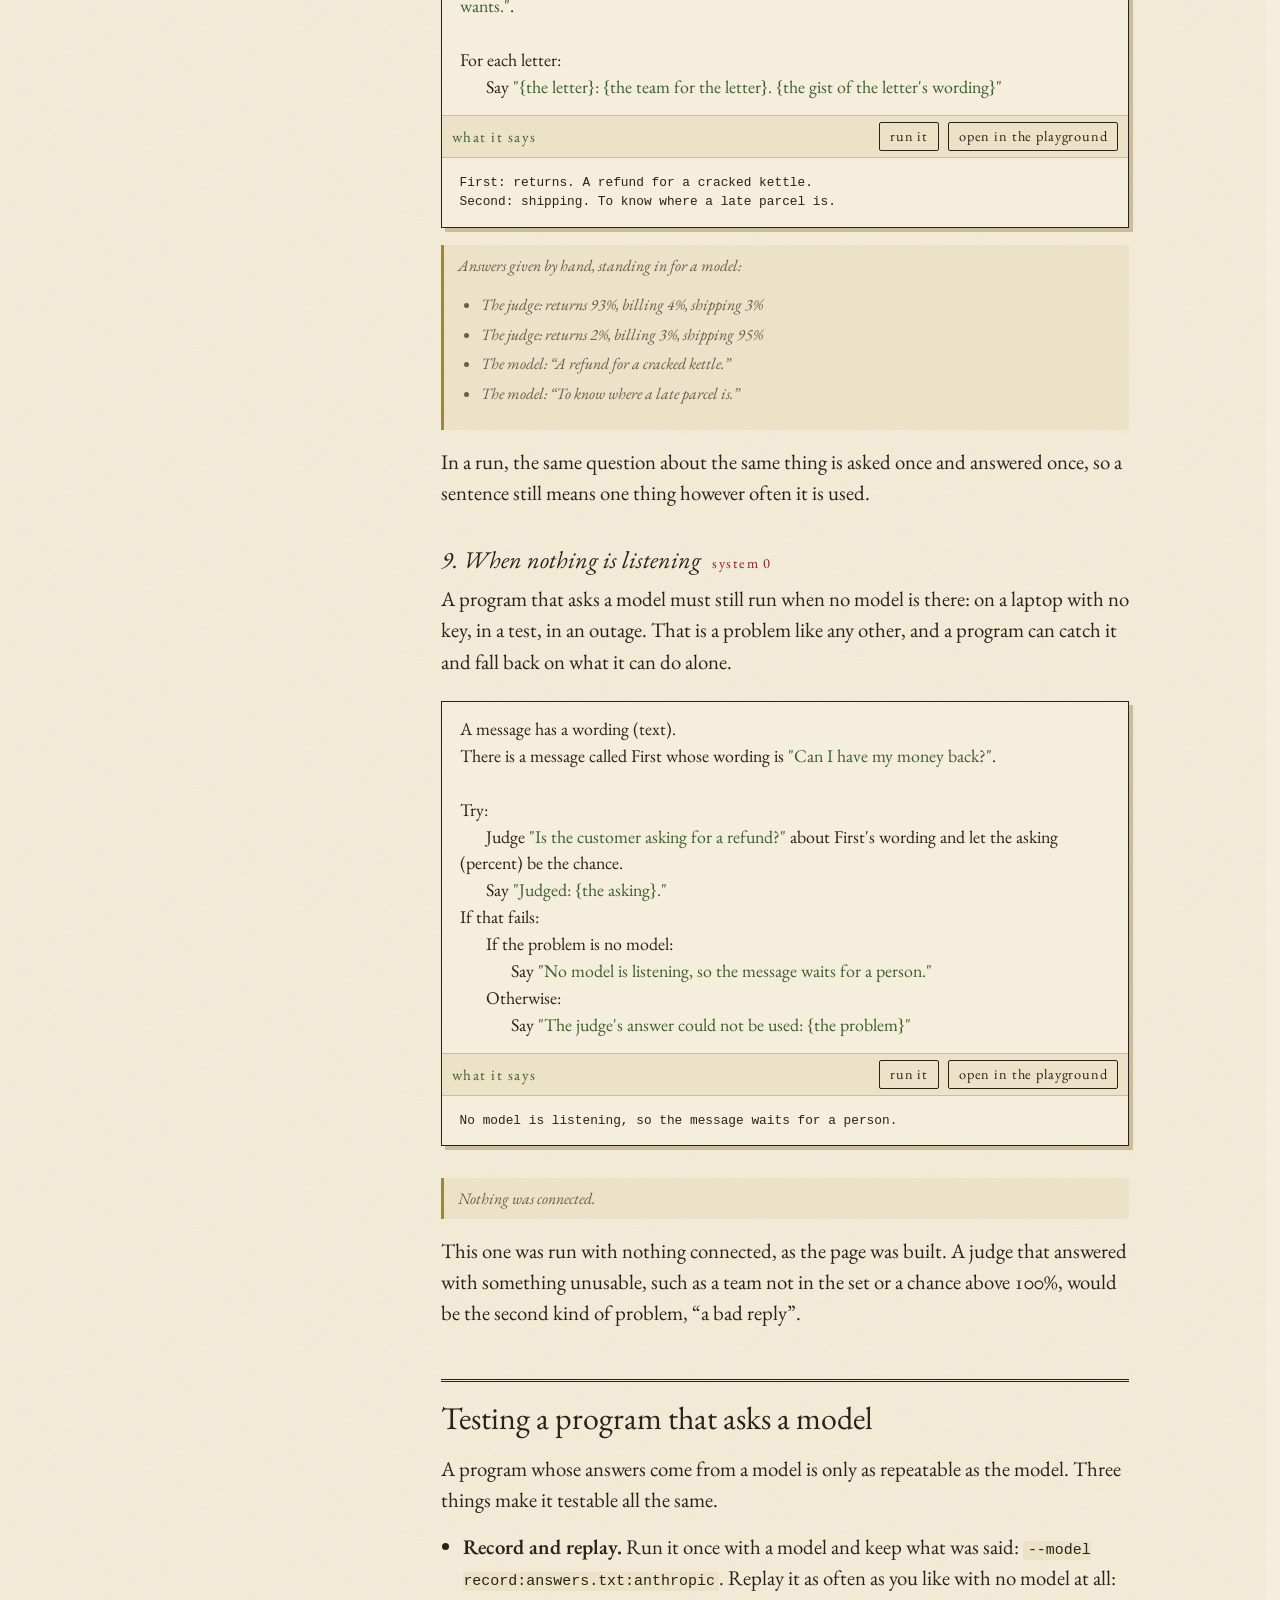
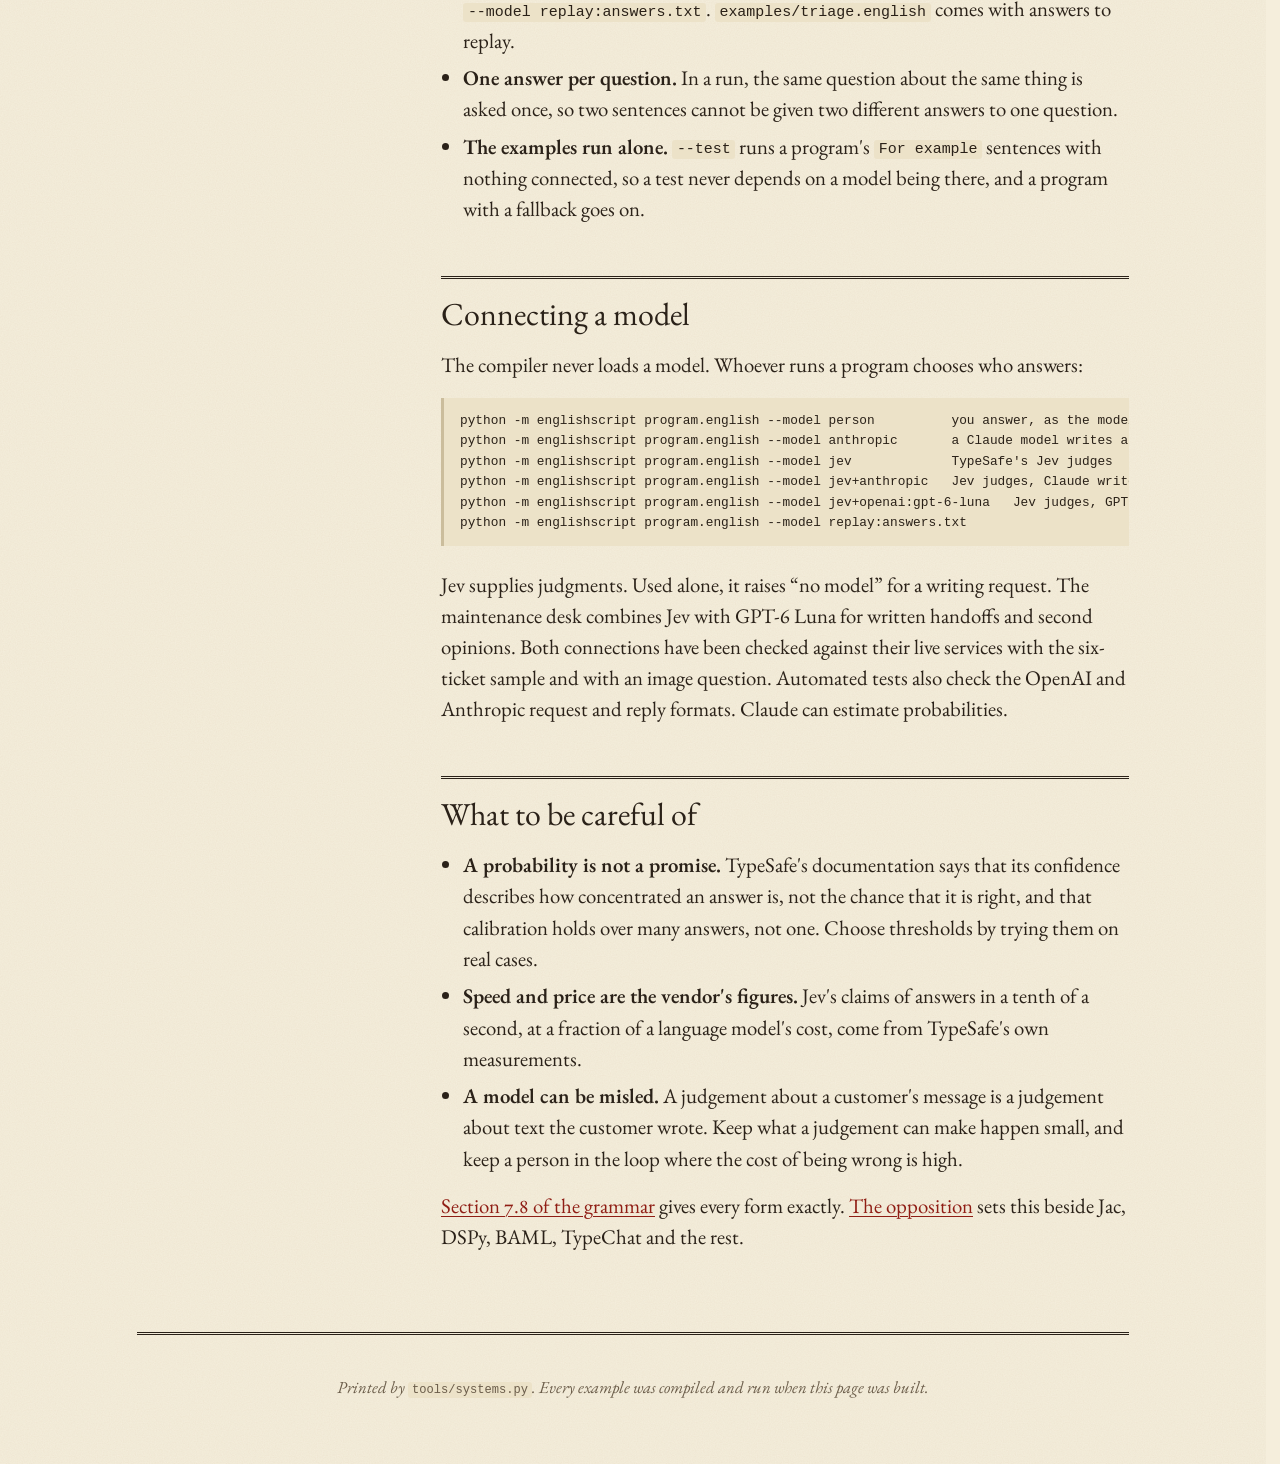
<file: docs/systems.html>
<!doctype html>
<html lang="en">
<head>
<meta charset="utf-8">
<meta name="viewport" content="width=device-width, initial-scale=1">
<meta name="theme-color" content="#f5eedc">
<title>System 0, 1 and 2 in EnglishScript</title>
<link rel="canonical" href="https://monstercameron.github.io/EnglishScript/systems.html">
<link rel="icon" href="assets/favicon.ico">
<link rel="icon" type="image/png" sizes="32x32" href="assets/favicon-32.png">
<link rel="apple-touch-icon" sizes="180x180" href="assets/apple-touch-icon.png">
<meta property="og:title" content="System 0, 1 and 2 in EnglishScript">
<meta property="og:description" content="How an EnglishScript program divides its work between its own exact sentences, a model that judges, and a model that writes, with examples from the simplest to a full cascade.">
<meta property="og:url" content="https://monstercameron.github.io/EnglishScript/systems.html">
<meta property="og:type" content="website">
<meta property="og:site_name" content="EnglishScript">
<meta property="og:image" content="https://monstercameron.github.io/EnglishScript/assets/social-preview.png">
<meta property="og:image:alt" content="EnglishScript and a dragon program written in English.">
<meta property="og:image:width" content="1200">
<meta property="og:image:height" content="630">
<meta property="og:image:type" content="image/png">
<meta name="twitter:card" content="summary_large_image">
<meta name="twitter:title" content="System 0, 1 and 2 in EnglishScript">
<meta name="twitter:description" content="How an EnglishScript program divides its work between its own exact sentences, a model that judges, and a model that writes, with examples from the simplest to a full cascade.">
<meta name="twitter:image" content="https://monstercameron.github.io/EnglishScript/assets/social-preview.png">
<meta name="twitter:image:alt" content="EnglishScript and a dragon program written in English.">
<meta name="description" content="How an EnglishScript program divides its work between its own exact sentences, a model that judges, and a model that writes, with examples from the simplest to a full cascade.">
<link rel="preconnect" href="https://fonts.googleapis.com">
<link rel="preconnect" href="https://fonts.gstatic.com" crossorigin>
<link rel="stylesheet" href="https://fonts.googleapis.com/css2?family=EB+Garamond:ital,wght@0,400;0,500;0,600;1,400;1,500&amp;family=IM+Fell+English:ital@0;1&amp;family=IM+Fell+English+SC&amp;family=UnifrakturMaguntia&amp;display=swap">
<link rel="stylesheet" href="assets/english.css">
<style>
  h3 .which { font: 0.9rem var(--caps); letter-spacing: 0.1em; text-transform: lowercase; color: var(--accent); margin-left: 0.4rem; white-space: nowrap; }
  .given { margin: -0.9rem 0 1rem; padding: 0.55rem 0.9rem; border-left: 3px solid var(--gilt); background: var(--panel); font: italic 1rem/1.45 var(--fell); color: var(--muted); }
  .given p { margin: 0; }
  .given ul { margin: 0.2rem 0 0; padding-left: 1.2rem; }
  table.systems td:first-child { font: 0.95rem var(--caps); letter-spacing: 0.06em; text-transform: lowercase; color: var(--muted); white-space: nowrap; }
  table.systems th:nth-child(n+2) { width: 28%; }
  .contents ol ol { margin: 0.3rem 0 0.4rem 0.8rem; font-size: 0.95em; }
</style>
</head>
<body>

<nav class="sitenav" aria-label="The pages of this site">
  <div class="inner">
    <a class="home" href="./">EnglishScript</a>
    <a class="page" href="red/index.html">Play Pokémon Red</a>
    <a class="page" href="./">The treatise</a>
    <a class="page" href="playground.html">The playground</a>
    <a class="page" href="todo.html">A page</a>
    <a class="page" href="compare.html">Compared</a>
    <a class="page" href="opposition.html">The opposition</a>
    <a class="page" href="systems.html" aria-current="page">Three systems</a>
    <a class="page" href="reference.html">The grammar</a>
    <a class="page" href="how.html">The machinery</a>
    <a class="page" href="https://github.com/monstercameron/EnglishScript">The source</a>
  </div>
</nav>

<main class="doc sided">
<nav class="contents" aria-label="Contents">
<h2>Contents</h2>
<ol>
<li><a href="#names">Three systems</a></li>
<li><a href="#examples">From simple to complex</a><ol>
<li><a href="#zero">Only System 0</a></li>
<li><a href="#chance">One question to System 1</a></li>
<li><a href="#verdict">A verdict from a set of choices</a></li>
<li><a href="#grade">A grade on a scale</a></li>
<li><a href="#composite">Small questions, combined in System 0</a></li>
<li><a href="#ask">A question to System 2</a></li>
<li><a href="#cascade">A cascade: System 0, then 1, then 2, then a person</a></li>
<li><a href="#worked">Questions given names</a></li>
<li><a href="#fallback">When nothing is listening</a></li>
</ol></li>
<li><a href="#testing">Testing</a></li>
<li><a href="#connecting">Connecting a model</a></li>
<li><a href="#cautions">What to be careful of</a></li>
</ol>
</nav>
<article>
<h1>System 0, 1 and 2</h1>
<p class="standfirst">The program's own sentences, a model that judges, and a model that writes: which work belongs to which, from a single rule to a cascade through all three.</p>
<p class="opening">A program that uses a language model has to decide which of its work is the model's. This page sorts that work into three systems, and shows, from the simplest case to a cascade through all three, how an EnglishScript program uses each.</p>

<h2 id="names">Three systems</h2>

<p>Daniel Kahneman's <em>Thinking, Fast and Slow</em> describes two ways of thinking: System 1, fast and intuitive, and System 2, slow and deliberate. In September 2026 TypeSafe AI named a class of model after the first: a <a href="https://docs.typesafe.ai/concepts/system-one">System One model</a>, such as their Jev, which writes no text and answers closed questions with how likely each answer is. Language models that write, and that can reason at length, stand where System 2 does.</p>

<p>Below both there is a third layer, which this page calls <strong>System 0</strong>. The name is this project's, not TypeSafe's or Kahneman's. System 0 is the program itself: sentences that are read one way, carried out exactly, and the same on every computer. It does not judge and it does not guess. Everything that can be stated as a rule belongs there.</p>

<div class="scroll">
<table class="systems">
  <thead><tr><th></th><th>System 0</th><th>System 1</th><th>System 2</th></tr></thead>
  <tbody>
    <tr><td>What it is</td><td>The program's own sentences</td><td>A model that only decides</td><td>A model that writes and reasons</td></tr>
    <tr><td>In EnglishScript</td><td>Every sentence that is not a question to a model</td><td><code>Judge ... be the chance</code>, <code>... be the verdict</code></td><td><code>Ask the model ... be the reply</code></td></tr>
    <tr><td>What comes back</td><td>Exact values</td><td>A chance, or a choice from a set, with how likely it is</td><td>Text, read as the type asked for</td></tr>
    <tr><td>Good for</td><td>Rules, arithmetic, anything that can be stated</td><td>Small judgements about words or pictures: is it, which one, how much</td><td>Writing, reading figures out of prose, reasoning about a hard case</td></tr>
    <tr><td>The same every time</td><td>Yes</td><td>Within a run; across runs, as the model is</td><td>Within a run; across runs, as the model is</td></tr>
    <tr><td>Can be wrong without saying so</td><td>No: what it cannot read, it refuses</td><td>Yes, but it says how sure it is</td><td>Yes, and it does not say</td></tr>
    <tr><td>Examples</td><td>This compiler</td><td>TypeSafe's Jev</td><td>Claude, and other language models</td></tr>
  </tbody>
</table>
</div>

<p>The design follows from one rule: <strong>the decision is always System 0's.</strong> A model may judge, and may write, but what happens next is decided by sentences that anyone can read. TypeSafe's own guide to building with a System One model says the same in other words: keep the control flow, the rules and every action in ordinary code, and use the model only for the judgements code cannot make.</p>

<h2 id="examples">From simple to complex</h2>

<p>Each example below was compiled and run when this page was built. Where a model would answer, answers written by hand stood in for it, and they are shown beside the program, so what it printed is real. “Open in the playground” runs an example in your browser. There is no model in a browser, so there you answer as the model, and see each question as the model would.</p>

<h3 id="zero">1. Only System 0 <span class="which">System 0</span></h3>
<p>A refund that the rules can decide is decided by the rules. Nothing here is a matter of judgement, so no model is asked, and the answer is the same every time and on every computer.</p>
<figure class="snippet">
<pre class="program" data-expect="ok">A request has an amount (money) and an age (number).
A request is recent when its age is at most 30.
A request is small when its amount is at most $50.

There is a request called First whose amount is $40 and whose age is 12.
There is a request called Second whose amount is $400 and whose age is 12.
There is a request called Third whose amount is $40 and whose age is 90.

For each request:
  If the request is recent and the request is small:
    Say "{the request}: refunded at once."
  Otherwise:
    Say "{the request}: needs a look."</pre>
<pre class="output">First: refunded at once.
Second: needs a look.
Third: needs a look.</pre>
</figure>
<p class="given">No model was asked.</p>
<p>Most of a program should look like this. The cheapest, fastest and most trustworthy decision is the one that needs no model at all.</p>

<h3 id="chance">2. One question to System 1 <span class="which">System 1</span></h3>
<p>Whether a customer is asking for a refund is a judgement about words, so it goes to the judge. The judge answers how likely it is, and the program decides what to do in three bands: act when the judge is sure, hold for a person when it is not, and leave it alone when it is unlikely.</p>
<figure class="snippet">
<pre class="program" data-expect="ok">A message has a wording (text).
There is a message called First whose wording is "The lamp came broken. Can I have my money back?".

Judge "Is the customer asking for a refund?" about First's wording and let the asking (percent) be the chance.

If the asking is at least 70%:
  Say "A refund request ({the asking})."
Otherwise if the asking is at most 30%:
  Say "Not a refund request ({the asking})."
Otherwise:
  Say "Held for a person ({the asking})."</pre>
<pre class="output">A refund request (94%).</pre>
</figure>
<div class="given"><p>Answers given by hand, standing in for a model:</p><ul><li>The judge: 94%</li></ul></div>
<p>The thresholds are in the program, where anyone can read them and change them. TypeSafe's documentation suggests 70% and 30% as a place to start for a yes-or-no question, to be tuned on real data.</p>

<h3 id="verdict">3. A verdict from a set of choices <span class="which">System 1</span></h3>
<p>When the answer is one of several, the choices are a set the program defines, and each may be given a meaning for the judge. The verdict is the likeliest choice, and its likelihood says how sure the judge is of it.</p>
<figure class="snippet">
<pre class="program" data-expect="ok">A team is one of returns, billing or shipping.
For a team, returns means "the customer wants to send something back, or wants their money back".
For a team, billing means "the customer has a question about a charge, a price or an invoice".
For a team, shipping means "the customer is waiting for something that has not arrived".

A letter has a wording (text).
There is a letter called First whose wording is "I was charged twice for one order.".

Judge "Which team should handle this letter?" about First and let the pick (team) be the verdict and the sureness (percent) be the likelihood.

If the sureness is at least 85%:
  Say "Sent to {the pick}."
Otherwise if the sureness is at least 50%:
  Say "Sent to {the pick}, and held for a person to check."
Otherwise:
  Say "Held for a person to decide."</pre>
<pre class="output">Sent to billing, and held for a person to check.</pre>
</figure>
<div class="given"><p>Answers given by hand, standing in for a model:</p><ul><li>The judge: returns 5%, billing 81%, shipping 14%</li></ul></div>
<p>The judge is told about the letter as a whole: its kind, its name and each of its properties, one to a line. It cannot answer with a team that is not in the set: such an answer is a problem, not a fourth team.</p>

<h3 id="grade">4. A grade on a scale <span class="which">System 1</span></h3>
<p>When the choices are in order, low to high, the answer can be a grade. A verdict picks the likeliest choice. A grade is worked out from every chance at once, as TypeSafe's Score is: the choices are numbered in order, the chances weight the numbers, and the grade is the choice nearest the result. On a judge that cannot make up its mind between the ends, the two differ.</p>
<figure class="snippet">
<pre class="program" data-expect="ok">An urgency is one of low, middle or high.
A message has a wording (text).
There is a message called First whose wording is "The heating is off and it is very cold, but we can manage until Monday.".

Judge "How urgent is this?" about First's wording and let the level (urgency) be the grade and the sure (percent) be the likelihood.
Judge "How urgent is this?" about First's wording and let the top (urgency) be the verdict.

Say "The grade is {the level}, and the judge gave it {the sure}."
Say "The verdict would have been {the top}."</pre>
<pre class="output">The grade is middle, and the judge gave it 10%.
The verdict would have been low.</pre>
</figure>
<div class="given"><p>Answers given by hand, standing in for a model:</p><ul><li>The judge: low 45%, middle 10%, high 45%</li><li>The judge: low 45%, middle 10%, high 45%</li></ul></div>
<p>The judge split between low and high. The verdict takes the first of the two likeliest, low; the grade takes the middle of the scale, which is what a split between the ends means. Which to ask for is the program's choice, and it is written in the sentence.</p>

<h3 id="composite">5. Small questions, combined in System 0 <span class="which">System 0 and 1</span></h3>
<p>A broad question hides several judgements in one answer. TypeSafe's guide calls asking narrow questions the most important thing to get right. Here three narrow questions about a message are combined by the program into a measure of risk, with weights the program chooses.</p>
<figure class="snippet">
<pre class="program" data-expect="ok">A message has a wording (text).
There is a message called Prize whose wording is "You have won a prize! Send your password to claim it.".

Judge "Does the message ask for a password or a code?" about Prize's wording and let the asking (percent) be the chance.
Judge "Does the message promise something the reader did not ask for?" about Prize's wording and let the luring (percent) be the chance.
Judge "Does the message press the reader to act at once?" about Prize's wording and let the hurrying (percent) be the chance.

Let the risk be the asking * 0.45 + the luring * 0.3 + the hurrying * 0.25.
Say "Risk: {the risk}."
If the risk is at least 60%:
  Say "Kept out of the inbox."
Otherwise if the risk is at least 40%:
  Say "Held for a person."
Otherwise:
  Say "Delivered."</pre>
<pre class="output">Risk: 86.45%.
Kept out of the inbox.</pre>
</figure>
<div class="given"><p>Answers given by hand, standing in for a model:</p><ul><li>The judge: 97%</li><li>The judge: 91%</li><li>The judge: 62%</li></ul></div>
<p>The weights are ordinary numbers in an ordinary sentence. Changing how much a promised prize counts is an edit to the program, not to a prompt. Three judgements in a row about the same message can be put to the judge together, as Jev is meant to be asked.</p>

<h3 id="ask">6. A question to System 2 <span class="which">System 2</span></h3>
<p>Some work is writing, not deciding: a summary, a figure read out of a sentence. That goes to a model that writes. Its reply is read by the same strict reader as a person's typed reply, so a figure written in words is not quietly taken for a number.</p>
<figure class="snippet">
<pre class="program" data-expect="ok">A message has a wording (text).
There is a message called First whose wording is "The vase cost me forty dollars and it arrived in pieces.".

Ask the model "In one line, what does the customer want?" about First's wording and let the gist (text) be the reply.
Ask the model "How much does the customer say they paid?" about First's wording and let the price (money) be the reply.

Say "Gist: {the gist}"
Say "Paid: {the price}"</pre>
<pre class="output">Gist: A refund for a vase that arrived broken.
Paid: $40</pre>
</figure>
<div class="given"><p>Answers given by hand, standing in for a model:</p><ul><li>The model: “A refund for a vase that arrived broken.”</li><li>The model: “forty dollars”</li><li>The model: “$40”</li></ul></div>
<p>The second question was answered first with “forty dollars”, which cannot be read as money. The model was told why, and asked again, and its second answer was used. A third failure would have been a problem the program could catch.</p>

<h3 id="cascade">7. A cascade: System 0, then 1, then 2, then a person <span class="which">All three</span></h3>
<p>Each layer does only what it is for. The rules come first and settle what they can. The judge is asked only about what is left. When the judge is unsure, a model that reasons is asked for a second opinion, and when the two disagree, a person decides.</p>
<figure class="snippet">
<pre class="program" data-expect="ok">A team is one of returns, billing or shipping.

A letter has a wording (text) and a total (money).
There is a letter called First whose wording is "My order never came, and I was charged for it." and whose total is $80.

Let the handled (yes or no) be no.

# System 0: a rule that needs no model.
If First's total is more than $500:
  Say "A large sum: sent straight to a manager."
  Set the handled to yes.

If the handled is no:
  # System 1: a quick judgement.
  Judge "Which team should handle this letter?" about First and let the pick (team) be the verdict and the sureness (percent) be the likelihood.
  If the sureness is at least 85%:
    Say "Sent to {the pick}."
  Otherwise:
    # System 2: a second opinion, from a model that reads and reasons.
    Ask the model "Which team should handle this letter? Think it through." about First and let the second (team) be the reply.
    If the second is the pick:
      Say "Sent to {the pick}: the second opinion agrees."
    Otherwise:
      Say "Held for a person: one says {the pick}, the other {the second}."</pre>
<pre class="output">Sent to billing: the second opinion agrees.</pre>
</figure>
<div class="given"><p>Answers given by hand, standing in for a model:</p><ul><li>The judge: returns 5%, billing 48%, shipping 47%</li><li>The model: “billing”</li></ul></div>
<p>The letter is about a charge for something that never came, so the judge split between billing and shipping. The second opinion said billing. Because both agreed, the letter went to billing; had they differed, it would have waited for a person. The order of the layers is the order of their cost.</p>

<h3 id="worked">8. Questions given names <span class="which">System 1 and 2</span></h3>
<p>A question asked in several places can be given a name, as a worked-out value whose whole body is one question. It is then used like any other value. Because it asks a model, it may be used only where asking is allowed: never inside a rule or an adjective, so nothing the language checks by itself can ever ask a model.</p>
<figure class="snippet">
<pre class="program" data-expect="ok">A team is one of returns, billing or shipping.
A letter has a wording (text).
There is a letter called First whose wording is "The kettle arrived cracked. I want a refund.".
There is a letter called Second whose wording is "Where is my parcel? It is a week late.".

To work out the team (team) for a letter, judge "Which team should handle this letter?".
To work out the gist (text) of a note (text), ask the model "Say in one line what this customer wants.".

For each letter:
  Say "{the letter}: {the team for the letter}. {the gist of the letter's wording}"</pre>
<pre class="output">First: returns. A refund for a cracked kettle.
Second: shipping. To know where a late parcel is.</pre>
</figure>
<div class="given"><p>Answers given by hand, standing in for a model:</p><ul><li>The judge: returns 93%, billing 4%, shipping 3%</li><li>The judge: returns 2%, billing 3%, shipping 95%</li><li>The model: “A refund for a cracked kettle.”</li><li>The model: “To know where a late parcel is.”</li></ul></div>
<p>In a run, the same question about the same thing is asked once and answered once, so a sentence still means one thing however often it is used.</p>

<h3 id="fallback">9. When nothing is listening <span class="which">System 0</span></h3>
<p>A program that asks a model must still run when no model is there: on a laptop with no key, in a test, in an outage. That is a problem like any other, and a program can catch it and fall back on what it can do alone.</p>
<figure class="snippet">
<pre class="program" data-expect="ok">A message has a wording (text).
There is a message called First whose wording is "Can I have my money back?".

Try:
  Judge "Is the customer asking for a refund?" about First's wording and let the asking (percent) be the chance.
  Say "Judged: {the asking}."
If that fails:
  If the problem is no model:
    Say "No model is listening, so the message waits for a person."
  Otherwise:
    Say "The judge's answer could not be used: {the problem}"</pre>
<pre class="output">No model is listening, so the message waits for a person.</pre>
</figure>
<p class="given">Nothing was connected.</p>
<p>This one was run with nothing connected, as the page was built. A judge that answered with something unusable, such as a team not in the set or a chance above 100%, would be the second kind of problem, “a bad reply”.</p>

<h2 id="testing">Testing a program that asks a model</h2>

<p>A program whose answers come from a model is only as repeatable as the model. Three things make it testable all the same.</p>

<ul>
  <li><strong>Record and replay.</strong> Run it once with a model and keep what was said: <code>--model record:answers.txt:anthropic</code>. Replay it as often as you like with no model at all: <code>--model replay:answers.txt</code>. <code>examples/triage.english</code> comes with answers to replay.</li>
  <li><strong>One answer per question.</strong> In a run, the same question about the same thing is asked once, so two sentences cannot be given two different answers to one question.</li>
  <li><strong>The examples run alone.</strong> <code>--test</code> runs a program's <code>For example</code> sentences with nothing connected, so a test never depends on a model being there, and a program with a fallback goes on.</li>
</ul>

<h2 id="connecting">Connecting a model</h2>

<p>The compiler never loads a model. Whoever runs a program chooses who answers:</p>

<pre class="form">python -m englishscript program.english --model person          you answer, as the model would
python -m englishscript program.english --model anthropic       a Claude model writes and judges
python -m englishscript program.english --model jev             TypeSafe's Jev judges
python -m englishscript program.english --model jev+anthropic   Jev judges, Claude writes
python -m englishscript program.english --model jev+openai:gpt-6-luna   Jev judges, GPT-6 Luna writes
python -m englishscript program.english --model replay:answers.txt</pre>

<p>Jev supplies judgments. Used alone, it raises “no model” for a writing request. The maintenance desk combines Jev with GPT-6 Luna for written handoffs and second opinions. Both connections have been checked against their live services with the six-ticket sample and with an image question. Automated tests also check the OpenAI and Anthropic request and reply formats. Claude can estimate probabilities.</p>

<h2 id="cautions">What to be careful of</h2>

<ul>
  <li><strong>A probability is not a promise.</strong> TypeSafe's documentation says that its confidence describes how concentrated an answer is, not the chance that it is right, and that calibration holds over many answers, not one. Choose thresholds by trying them on real cases.</li>
  <li><strong>Speed and price are the vendor's figures.</strong> Jev's claims of answers in a tenth of a second, at a fraction of a language model's cost, come from TypeSafe's own measurements.</li>
  <li><strong>A model can be misled.</strong> A judgement about a customer's message is a judgement about text the customer wrote. Keep what a judgement can make happen small, and keep a person in the loop where the cost of being wrong is high.</li>
</ul>

<p><a href="reference.html#s7-8">Section 7.8 of the grammar</a> gives every form exactly. <a href="opposition.html">The opposition</a> sets this beside Jac, DSPy, BAML, TypeChat and the rest.</p>

</article>
<footer class="colophon">
  Printed by <code>tools/systems.py</code>. Every example was compiled and run when this page was built.
</footer>
</main>

<script type="module">
import("./play/snippets.js").then(({ mountSnippets }) => mountSnippets()).catch(() => {
  for (const figure of document.querySelectorAll("figure.snippet")) {
    const notice = document.createElement("p");
    notice.setAttribute("role", "status");
    notice.textContent = "The controls for this example could not load. Reload the page to try again.";
    figure.querySelector("pre.program").after(notice);
  }
});
</script>
</body>
</html>
</file>
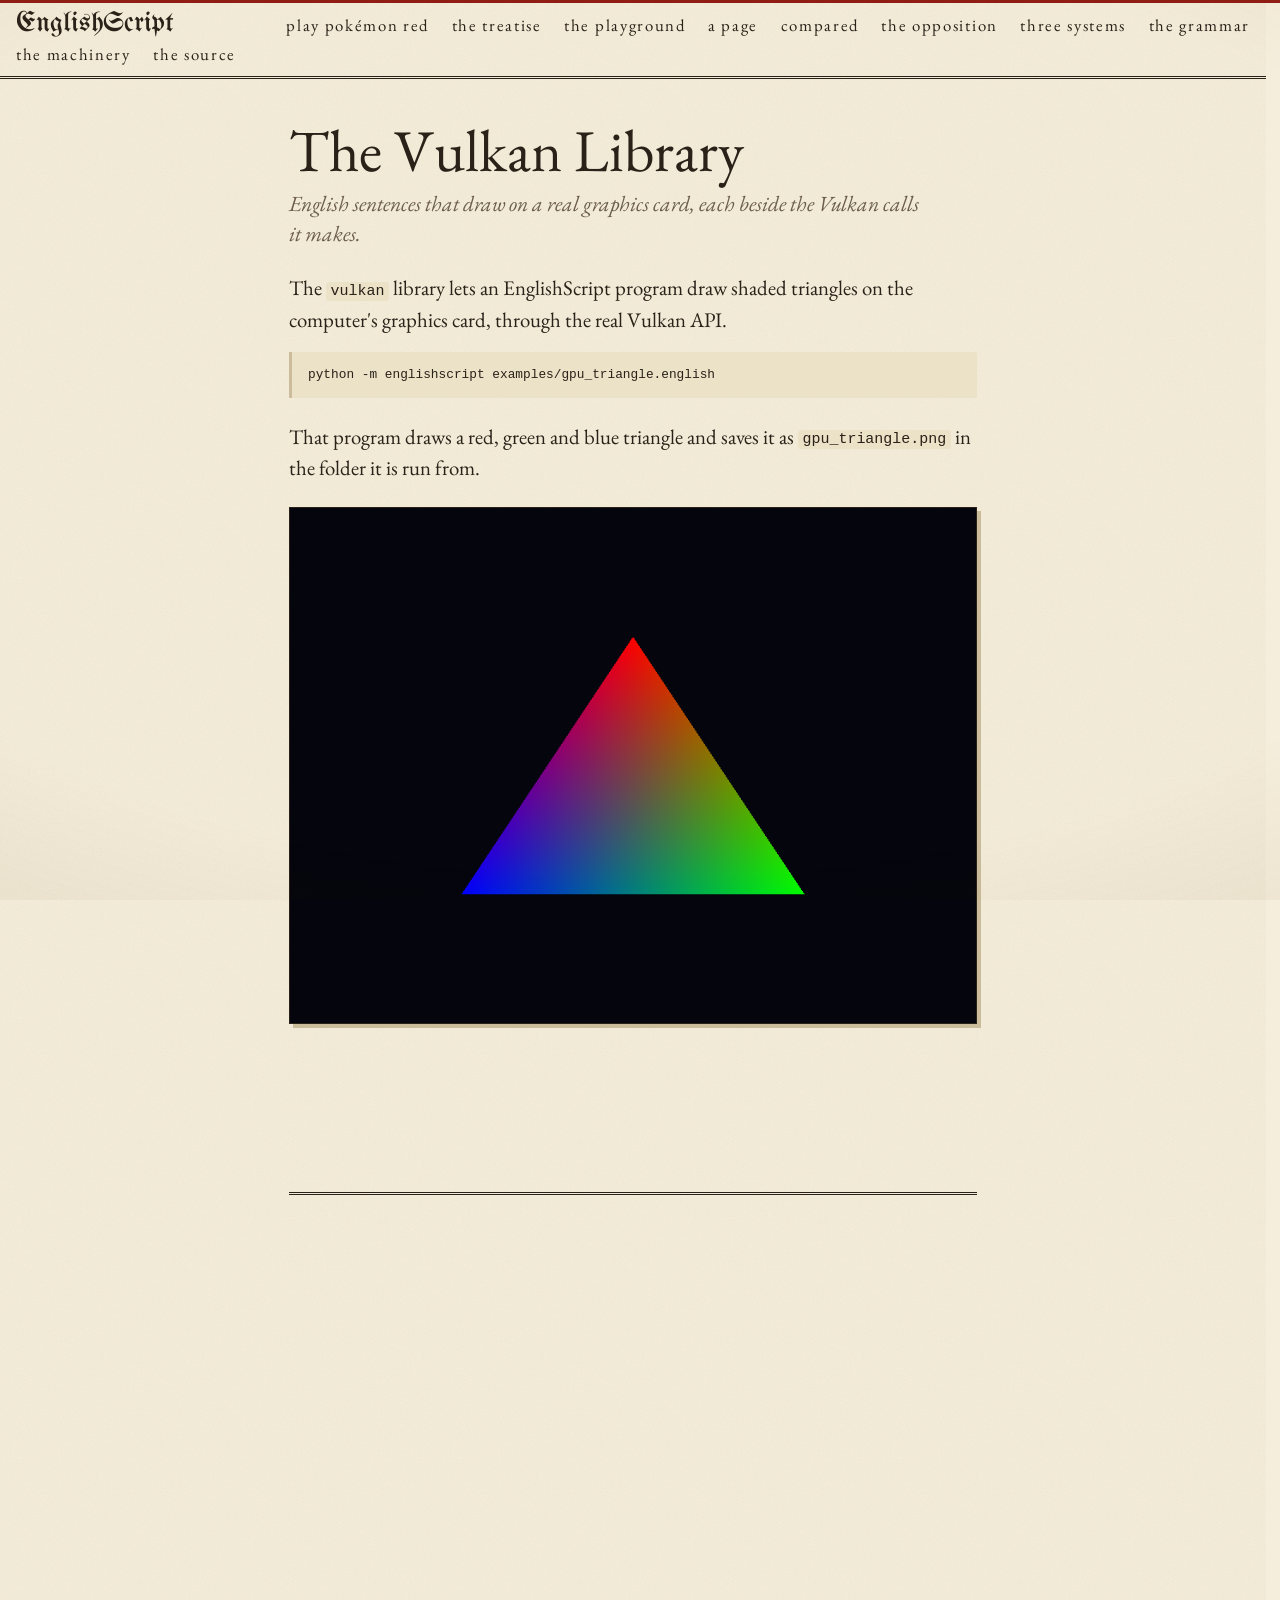
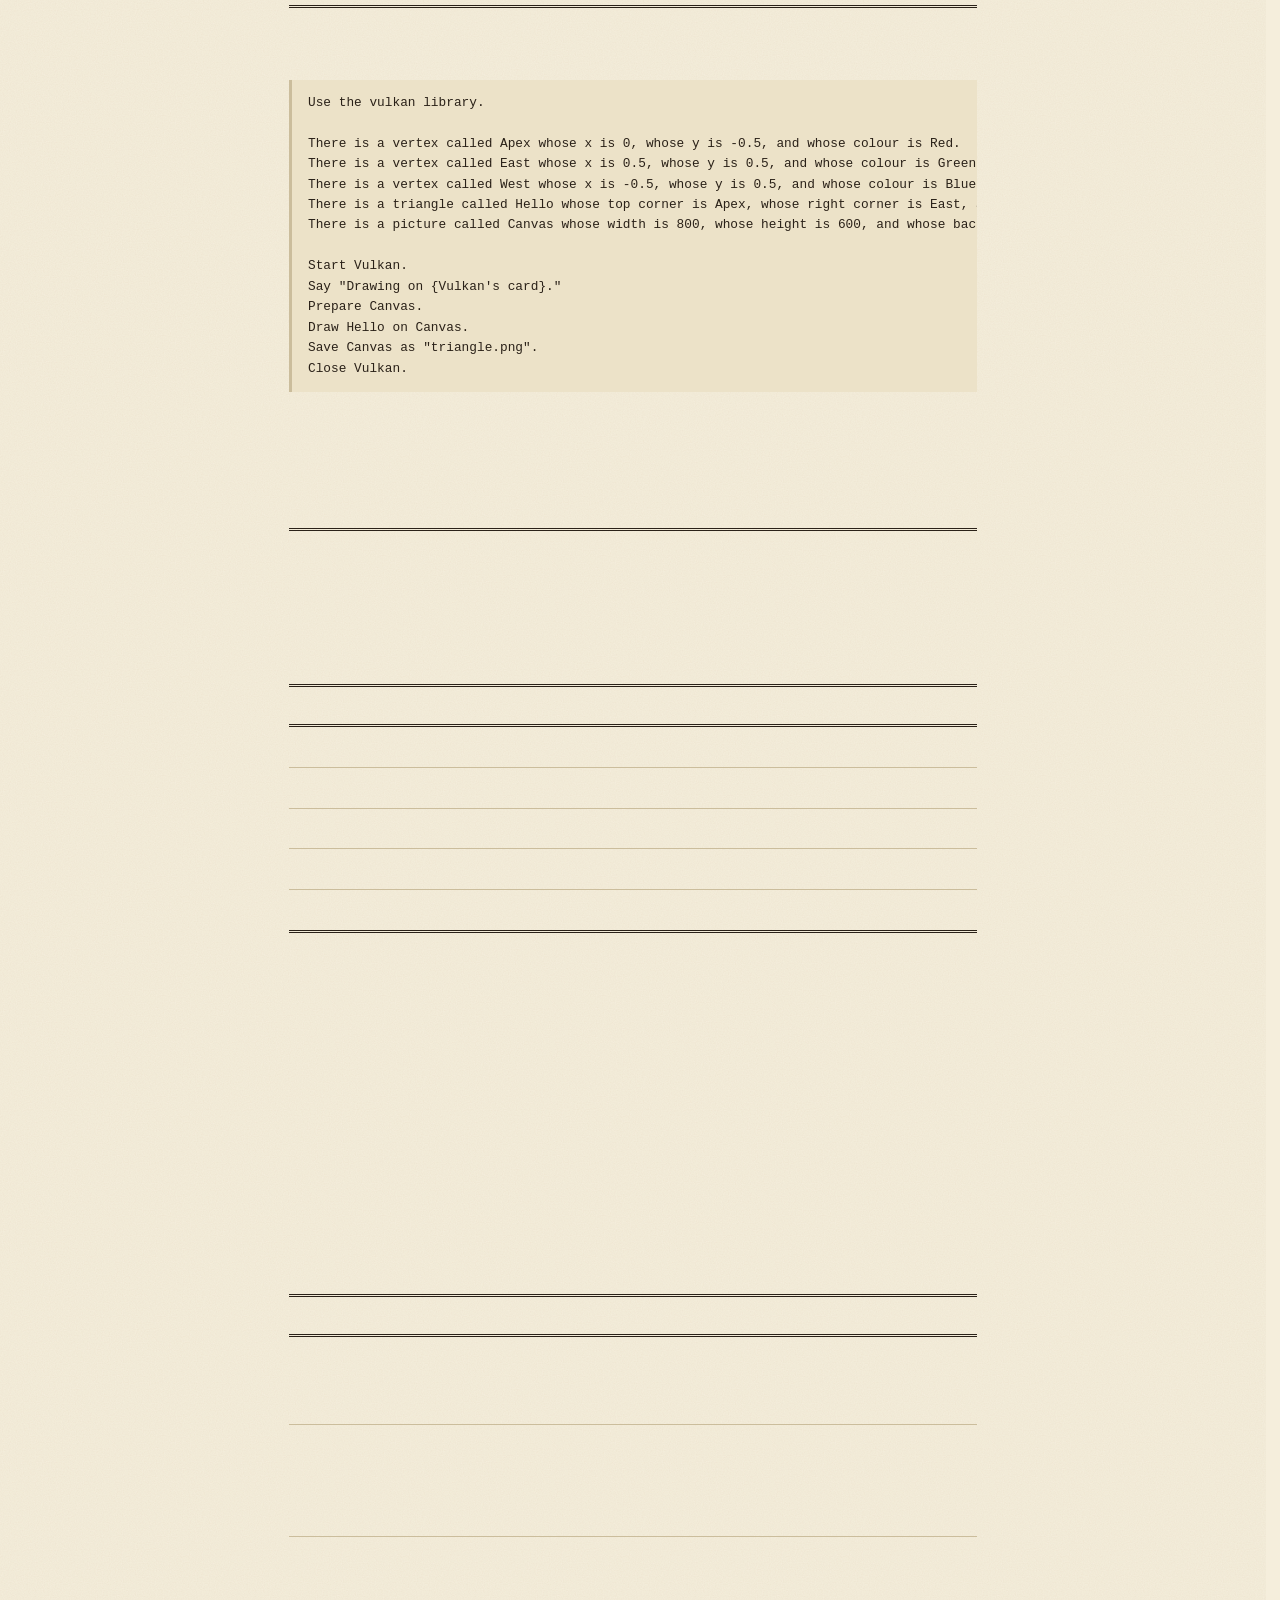
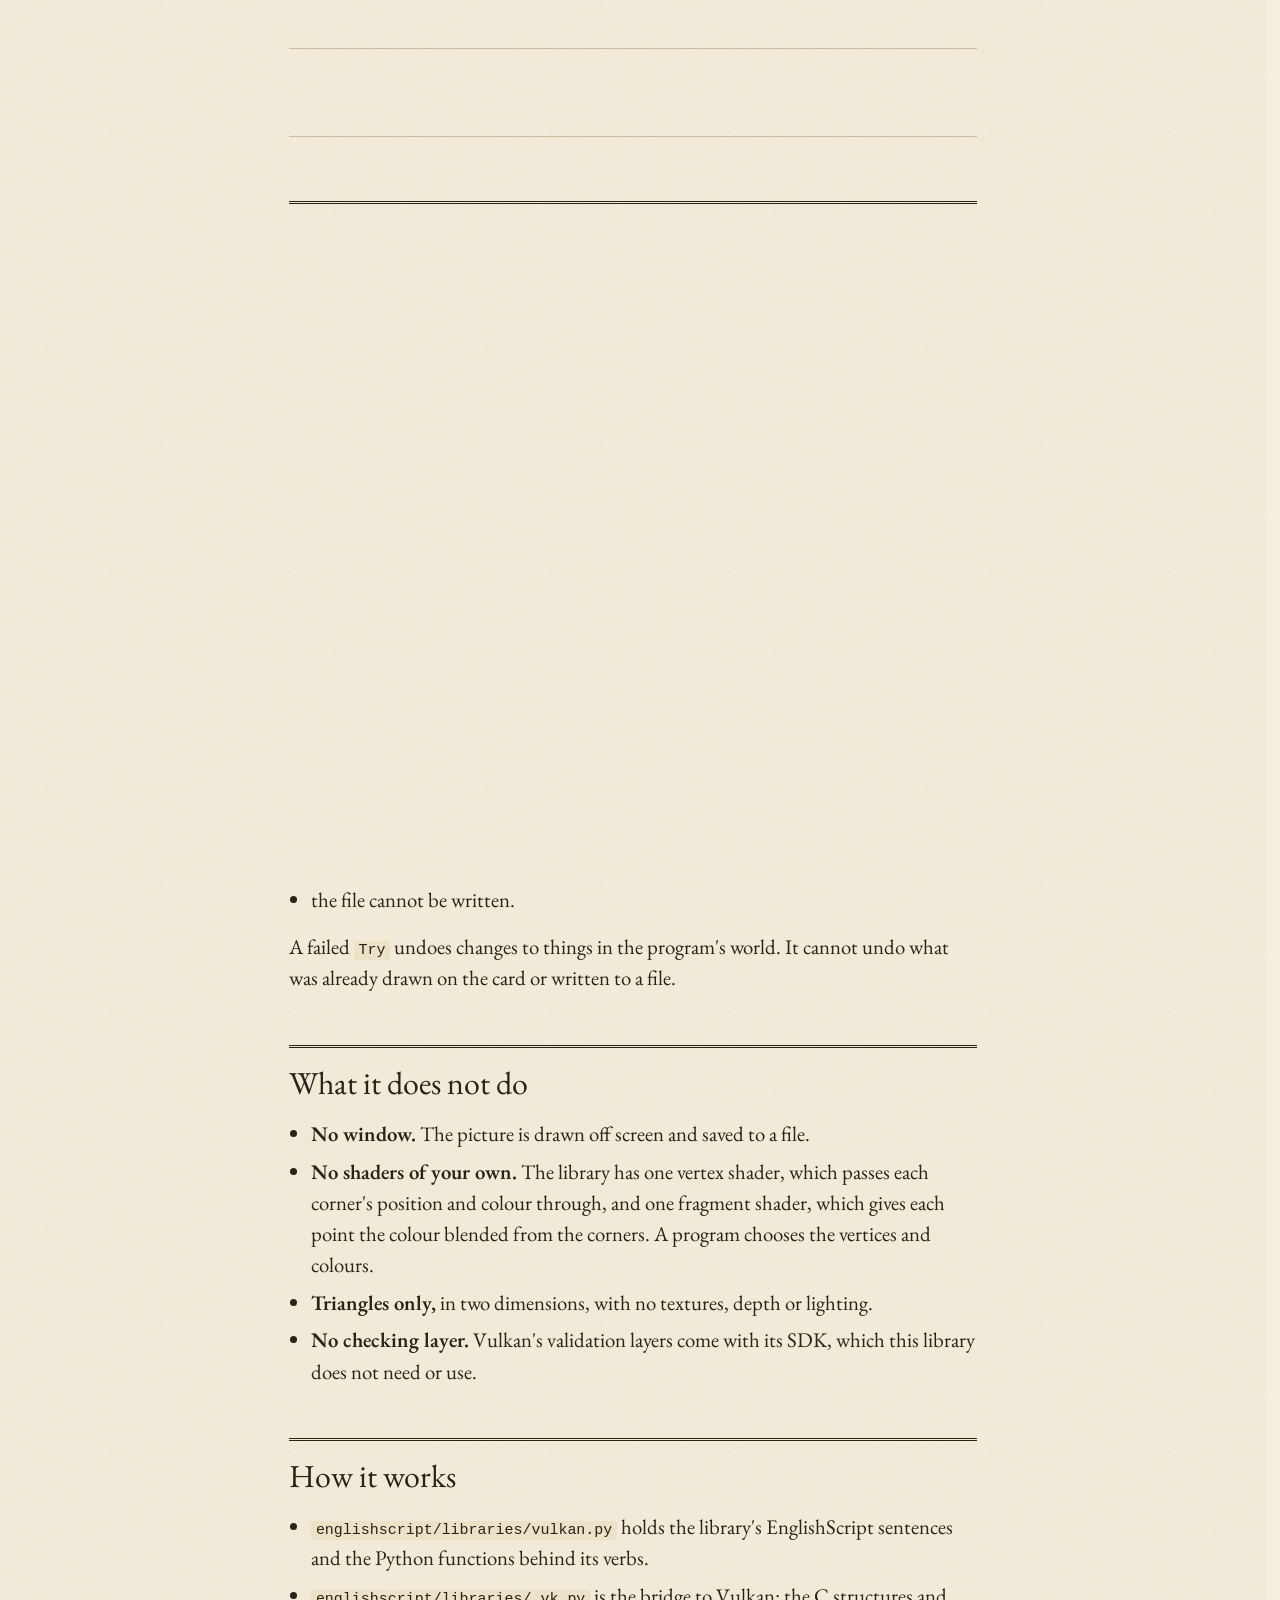
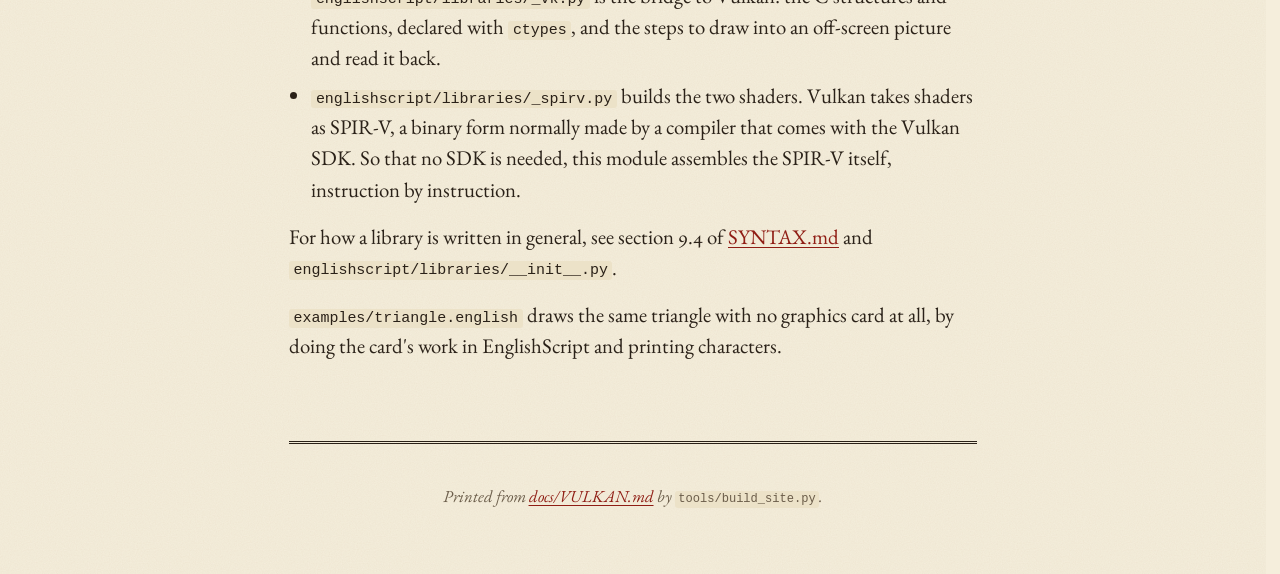
<file: docs/vulkan.html>
<!doctype html>
<html lang="en">
<head>
<meta charset="utf-8">
<meta name="viewport" content="width=device-width, initial-scale=1">
<meta name="theme-color" content="#f5eedc">
<title>The vulkan library of EnglishScript</title>
<link rel="canonical" href="https://monstercameron.github.io/EnglishScript/vulkan.html">
<link rel="icon" href="assets/favicon.ico">
<link rel="icon" type="image/png" sizes="32x32" href="assets/favicon-32.png">
<link rel="apple-touch-icon" sizes="180x180" href="assets/apple-touch-icon.png">
<meta property="og:title" content="The vulkan library of EnglishScript">
<meta property="og:description" content="Draw shaded triangles on a graphics card from EnglishScript, through the real Vulkan API.">
<meta property="og:url" content="https://monstercameron.github.io/EnglishScript/vulkan.html">
<meta property="og:type" content="website">
<meta property="og:site_name" content="EnglishScript">
<meta property="og:image" content="https://monstercameron.github.io/EnglishScript/assets/social-preview.png">
<meta property="og:image:alt" content="EnglishScript and a dragon program written in English.">
<meta property="og:image:width" content="1200">
<meta property="og:image:height" content="630">
<meta property="og:image:type" content="image/png">
<meta name="twitter:card" content="summary_large_image">
<meta name="twitter:title" content="The vulkan library of EnglishScript">
<meta name="twitter:description" content="Draw shaded triangles on a graphics card from EnglishScript, through the real Vulkan API.">
<meta name="twitter:image" content="https://monstercameron.github.io/EnglishScript/assets/social-preview.png">
<meta name="twitter:image:alt" content="EnglishScript and a dragon program written in English.">
<meta name="description" content="Draw shaded triangles on a graphics card from EnglishScript, through the real Vulkan API.">
<link rel="preconnect" href="https://fonts.googleapis.com">
<link rel="preconnect" href="https://fonts.gstatic.com" crossorigin>
<link rel="stylesheet" href="https://fonts.googleapis.com/css2?family=EB+Garamond:ital,wght@0,400;0,500;0,600;1,400;1,500&amp;family=IM+Fell+English:ital@0;1&amp;family=IM+Fell+English+SC&amp;family=UnifrakturMaguntia&amp;display=swap">
<link rel="stylesheet" href="assets/english.css">
</head>
<body>

<nav class="sitenav" aria-label="The pages of this site">
  <div class="inner">
    <a class="home" href="./">EnglishScript</a>
    <a class="page" href="red/index.html">Play Pokémon Red</a>
    <a class="page" href="./">The treatise</a>
    <a class="page" href="playground.html">The playground</a>
    <a class="page" href="todo.html">A page</a>
    <a class="page" href="compare.html">Compared</a>
    <a class="page" href="opposition.html">The opposition</a>
    <a class="page" href="systems.html">Three systems</a>
    <a class="page" href="reference.html">The grammar</a>
    <a class="page" href="how.html">The machinery</a>
    <a class="page" href="https://github.com/monstercameron/EnglishScript">The source</a>
  </div>
</nav>

<main class="doc plain">
<article>
<h1>The Vulkan Library</h1>
<p class="standfirst">English sentences that draw on a real graphics card, each beside the Vulkan calls it makes.</p>
<p>The <code>vulkan</code> library lets an EnglishScript program draw shaded triangles on the computer's graphics card, through the real Vulkan API.</p>
<pre class="form">python -m englishscript examples/gpu_triangle.english</pre>
<p>That program draws a red, green and blue triangle and saves it as <code>gpu_triangle.png</code> in the folder it is run from.</p>
<p><img src="assets/triangle-gpu.png" alt="A triangle shaded from red at the top to green at the right and blue at the left"></p>
<p>The <a href="https://monstercameron.github.io/EnglishScript/">project page</a> explains the idea behind the language and runs the compiler in a browser. A browser cannot reach Vulkan, so this library works only from the command line.</p>
<h2 id="what-it-needs">What it needs</h2>
<ul>
<li>A graphics card with a Vulkan driver. Most recent cards have one.</li>
<li>Nothing else. The library is plain Python and installs nothing: it calls the driver's own Vulkan loader (<code>vulkan-1.dll</code> on Windows, <code>libvulkan.so.1</code> on Linux) through Python's built-in <code>ctypes</code>.</li>
</ul>
<p>It has been run on one computer: Windows 11 with an NVIDIA card. The Linux path is written but untested, and macOS is not supported.</p>
<p>If there is no usable card, <code>Start Vulkan.</code> reports a problem, which a program can catch with <code>Try:</code>.</p>
<h2 id="a-program">A program</h2>
<pre class="form">Use the vulkan library.

There is a vertex called Apex whose x is 0, whose y is -0.5, and whose colour is Red.
There is a vertex called East whose x is 0.5, whose y is 0.5, and whose colour is Green.
There is a vertex called West whose x is -0.5, whose y is 0.5, and whose colour is Blue.
There is a triangle called Hello whose top corner is Apex, whose right corner is East, and whose left corner is West.
There is a picture called Canvas whose width is 800, whose height is 600, and whose background is Black.

Start Vulkan.
Say "Drawing on {Vulkan's card}."
Prepare Canvas.
Draw Hello on Canvas.
Save Canvas as "triangle.png".
Close Vulkan.</pre>
<p>Positions run from -1 to 1 across the picture, and from -1 at the top to 1 at the bottom, as in Vulkan. Each colour part runs from 0 to 1.</p>
<h2 id="what-the-library-gives-a-program">What the library gives a program</h2>
<h3 id="kinds">Kinds</h3>
<div class="scroll"><table>
<thead><tr><th>Kind</th><th>Properties</th></tr></thead>
<tbody>
<tr><td><code>colour</code></td><td><code>red</code>, <code>green</code>, <code>blue</code> (numbers from 0 to 1)</td></tr>
<tr><td><code>vertex</code></td><td><code>x</code>, <code>y</code> (numbers), <code>colour</code> (a colour)</td></tr>
<tr><td><code>triangle</code></td><td><code>top corner</code>, <code>right corner</code>, <code>left corner</code> (vertices)</td></tr>
<tr><td><code>picture</code></td><td><code>width</code>, <code>height</code> (whole numbers from 1 to 8,192), <code>background</code> (a colour)</td></tr>
<tr><td><code>driver</code></td><td><code>card</code> (text: the name of the graphics card, or <code>not started</code>)</td></tr>
</tbody></table></div>
<h3 id="things">Things</h3>
<ul>
<li>Five colours: <code>Red</code>, <code>Green</code>, <code>Blue</code>, <code>Black</code> and <code>White</code>.</li>
<li>One driver, called <code>Vulkan</code>.</li>
</ul>
<p>A program may describe more colours, vertices, triangles and pictures of its own.</p>
<h3 id="verbs">Verbs</h3>
<p>Each verb stands for the Vulkan calls beside it.</p>
<div class="scroll"><table>
<thead><tr><th>Sentence</th><th>What it does</th><th>Vulkan calls</th></tr></thead>
<tbody>
<tr><td><code>Start Vulkan.</code></td><td>Finds the best graphics card and opens it.</td><td><code>vkCreateInstance</code>, <code>vkEnumeratePhysicalDevices</code>, <code>vkCreateDevice</code>, <code>vkCreateCommandPool</code></td></tr>
<tr><td><code>Prepare &lt;picture&gt;.</code></td><td>Makes the picture on the card, and everything needed to draw into it.</td><td><code>vkCreateImage</code>, <code>vkCreateImageView</code>, <code>vkCreateRenderPass</code>, <code>vkCreateFramebuffer</code>, <code>vkCreateShaderModule</code>, <code>vkCreateGraphicsPipelines</code></td></tr>
<tr><td><code>Draw &lt;triangle&gt; on &lt;picture&gt;.</code></td><td>Draws one triangle, shading each point from the colours of its corners.</td><td><code>vkCreateBuffer</code>, <code>vkCmdBeginRenderPass</code>, <code>vkCmdBindPipeline</code>, <code>vkCmdBindVertexBuffers</code>, <code>vkCmdDraw</code>, <code>vkQueueSubmit</code></td></tr>
<tr><td><code>Save &lt;picture&gt; as &lt;text&gt;.</code></td><td>Reads the picture back and writes it as a PNG file.</td><td><code>vkCmdCopyImageToBuffer</code>, <code>vkMapMemory</code></td></tr>
<tr><td><code>Close Vulkan.</code></td><td>Gives everything back to the card.</td><td><code>vkDestroy...</code>, <code>vkDestroyDevice</code>, <code>vkDestroyInstance</code></td></tr>
</tbody></table></div>
<ul>
<li>The first <code>Draw</code> on a picture clears it to its background. Later draws add to what is there.</li>
<li>If a program ends without <code>Close Vulkan.</code>, the library closes it anyway.</li>
</ul>
<h3 id="a-worked-out-value">A worked-out value</h3>
<pre class="form">the pixel of &lt;picture&gt; at &lt;number&gt; by &lt;number&gt;</pre>
<p>This is one pixel read back from the card, as text such as <code>85, 85, 85</code>: red, green and blue, each from 0 to 255. The first number counts across from the left, the second down from the top, both starting at 0.</p>
<h3 id="problems-a-program-can-recover-from">Problems a program can recover from</h3>
<p>All of these can be caught with <code>Try:</code> (section 8.5 of <a href="reference.html">SYNTAX.md</a>):</p>
<ul>
<li>there is no graphics card that Vulkan can use;</li>
<li>a verb is used before <code>Start Vulkan.</code>, or a picture before <code>Prepare</code>;</li>
<li>Vulkan is started twice, or a picture is prepared twice;</li>
<li>a picture's width or height is not a whole number from 1 to 8,192;</li>
<li>a pixel is asked for outside the picture;</li>
<li>the file cannot be written.</li>
</ul>
<p>A failed <code>Try</code> undoes changes to things in the program's world. It cannot undo what was already drawn on the card or written to a file.</p>
<h2 id="what-it-does-not-do">What it does not do</h2>
<ul>
<li><strong>No window.</strong> The picture is drawn off screen and saved to a file.</li>
<li><strong>No shaders of your own.</strong> The library has one vertex shader, which passes each corner's position and colour through, and one fragment shader, which gives each point the colour blended from the corners. A program chooses the vertices and colours.</li>
<li><strong>Triangles only,</strong> in two dimensions, with no textures, depth or lighting.</li>
<li><strong>No checking layer.</strong> Vulkan's validation layers come with its SDK, which this library does not need or use.</li>
</ul>
<h2 id="how-it-works">How it works</h2>
<ul>
<li><code>englishscript/libraries/vulkan.py</code> holds the library's EnglishScript sentences and the Python functions behind its verbs.</li>
<li><code>englishscript/libraries/_vk.py</code> is the bridge to Vulkan: the C structures and functions, declared with <code>ctypes</code>, and the steps to draw into an off-screen picture and read it back.</li>
<li><code>englishscript/libraries/_spirv.py</code> builds the two shaders. Vulkan takes shaders as SPIR-V, a binary form normally made by a compiler that comes with the Vulkan SDK. So that no SDK is needed, this module assembles the SPIR-V itself, instruction by instruction.</li>
</ul>
<p>For how a library is written in general, see section 9.4 of <a href="reference.html">SYNTAX.md</a> and <code>englishscript/libraries/__init__.py</code>.</p>
<p><code>examples/triangle.english</code> draws the same triangle with no graphics card at all, by doing the card's work in EnglishScript and printing characters.</p>
</article>
<footer class="colophon">
  Printed from <a href="https://github.com/monstercameron/EnglishScript/blob/main/docs/VULKAN.md">docs/VULKAN.md</a> by <code>tools/build_site.py</code>.
</footer>
</main>

</body>
</html>
</file>
<file: docs/assets/english.css>
/* EnglishScript: the look of a printed English book.

   The text is set in Garamond, the headings in the Fell types (cut for the
   Oxford press in the 1670s), and the masthead and drop capitals in
   blackletter. Colours are vellum and iron-gall ink, with rubric red for
   whatever a scribe would have written in red. In the dark, it is the same
   page by candlelight.

   What a person writes is set in the book's serif face. Only what the
   compiler says back is set in a typewriter face. */

:root {
  --bg: #f5eedc; --panel: #ece2c8; --ink: #2a2118; --muted: #6b5d4a; --rule: #cbbd9c;
  --accent: #8f1d14; --accent-ink: #fbf5e6; --gilt: #a8842c;
  --good: #3d5f2c; --bad: #9a1f14; --bad-bg: #f3dccf; --warn: #7a5200; --warn-bg: #f1e3bd;
  --string: #3d5f2c; --comment: #8a7a60; --focus: #1c4f8f; --select: rgba(143, 29, 20, 0.2);
  --black: "UnifrakturMaguntia", "Old English Text MT", "Luminari", "IM Fell English", Georgia, serif;
  --fell: "IM Fell English", "EB Garamond", "Iowan Old Style", "Palatino Linotype", Palatino, Georgia, serif;
  --caps: "IM Fell English SC", "IM Fell English", "EB Garamond", Georgia, serif;
  --serif: "EB Garamond", "Iowan Old Style", "Palatino Linotype", Palatino, Georgia, "Times New Roman", serif;
  --mono: ui-monospace, "Cascadia Code", "SF Mono", Consolas, Menlo, monospace;
}
@media (prefers-color-scheme: dark) {
  :root {
    --bg: #1b1611; --panel: #261f17; --ink: #ecdfc4; --muted: #a8987c; --rule: #4a3e2e;
    --accent: #df7d68; --accent-ink: #1b1611; --gilt: #c9a659;
    --good: #a3c990; --bad: #eda392; --bad-bg: #37211b; --warn: #e2c070; --warn-bg: #302814;
    --string: #a9cf97; --comment: #96876c; --focus: #8ab4f8; --select: rgba(223, 125, 104, 0.3);
  }
}

* { box-sizing: border-box; }
html { -webkit-text-size-adjust: 100%; }
body {
  margin: 0; background: var(--bg); color: var(--ink);
  font: 1.3rem/1.5 var(--serif); font-variant-numeric: oldstyle-nums;
  text-rendering: optimizeLegibility;
}
a { color: var(--accent); text-underline-offset: 0.15em; text-decoration-thickness: 1px; }
:focus-visible { outline: 2px solid var(--focus); outline-offset: 2px; }
code { font-variant-ligatures: none; font: 0.72em var(--mono); background: var(--panel); padding: 0.1em 0.3em; border-radius: 3px; font-variant-numeric: normal; }
em { font-family: var(--fell); }

/* The masthead: a title page. */
.black { font-family: var(--black); font-weight: 400; letter-spacing: 0.01em; }
.smallcaps { font-family: var(--caps); letter-spacing: 0.12em; text-transform: lowercase; }

/* Buttons are small printed labels. */
.button {
  font: 1.05rem/1 var(--caps); letter-spacing: 0.06em; text-transform: lowercase;
  padding: 0.55rem 0.95rem 0.6rem; border-radius: 2px; border: 1px solid var(--ink);
  background: transparent; color: var(--ink); cursor: pointer; text-decoration: none; display: inline-block;
}
.button:hover { background: var(--panel); }
.button.primary { background: var(--accent); border-color: var(--accent); color: var(--accent-ink); }
.button.primary:hover { filter: brightness(1.08); }
.button:disabled { opacity: 0.55; cursor: progress; }
.button.small { font-size: 0.9rem; padding: 0.35rem 0.6rem 0.4rem; }
select {
  font: 1.05rem var(--serif); padding: 0.4rem 0.6rem; border-radius: 2px; border: 1px solid var(--ink);
  background: var(--bg); color: var(--ink); max-width: 100%;
}

/* A fleuron between parts. */
.fleuron { text-align: center; color: var(--accent); font-size: 2rem; line-height: 1; margin: 4rem 0 0; user-select: none; }

/* Tables, ruled like a ledger. */
table { width: 100%; border-collapse: collapse; margin: 1.5rem 0; font-size: 1.1rem; line-height: 1.35; }
th, td { text-align: left; vertical-align: top; padding: 0.5rem 0.7rem; border-bottom: 1px solid var(--rule); }
thead th { font: 1rem var(--caps); letter-spacing: 0.08em; text-transform: lowercase; color: var(--accent); border-bottom: 3px double var(--ink); }
table { border-top: 3px double var(--ink); border-bottom: 3px double var(--ink); }
tbody tr:last-child td { border-bottom: 0; }
.scroll { overflow-x: auto; }

/* A program, set as prose, and under it what the compiler says, in type. */
pre { margin: 0; white-space: pre-wrap; overflow-wrap: anywhere; }
.program { font: 1.12rem/1.5 var(--serif); font-variant-numeric: lining-nums; }
.program .s { color: var(--string); }
.program .c { color: var(--comment); font-style: italic; }
.in { white-space: pre; word-spacing: 0.5em; }  /* the indent of a line, made wide enough to see */
.line, pre.output { font: 0.8rem/1.55 var(--mono); font-variant-numeric: normal; }
.line { white-space: pre-wrap; overflow-wrap: anywhere; min-height: 1.3em; }
.line.error { background: var(--bad-bg); border-left: 3px solid var(--bad); padding: 0.5rem 0.75rem; margin: 0.4rem 0; }
.line.note { color: var(--muted); font: italic 1rem/1.4 var(--fell); margin-top: 0.5rem; }
.line.ask { color: var(--muted); }
.line.reply { color: var(--accent); }
.line.reply::before { content: "› "; }

form.reply { display: flex; flex-wrap: wrap; gap: 0.5rem; padding: 0.7rem 0.8rem; border-top: 1px solid var(--rule); background: var(--panel); }
form.reply[hidden] { display: none; }
form.reply label { flex-basis: 100%; font: italic 1.05rem var(--fell); color: var(--muted); }
form.reply input {
  flex: 1; min-width: 8rem; font: 1.1rem var(--serif); padding: 0.4rem 0.6rem;
  border: 1px solid var(--ink); border-radius: 2px; background: var(--bg); color: var(--ink);
}

/* A framed panel, with a small-caps heading. */
.pane { border: 1px solid var(--ink); background: var(--bg); overflow: hidden; min-width: 0; box-shadow: 4px 4px 0 var(--rule); }
.pane > .title {
  display: flex; align-items: center; gap: 0.6rem; padding: 0.4rem 0.8rem 0.45rem;
  font: 1rem var(--caps); letter-spacing: 0.1em; text-transform: lowercase; color: var(--accent);
  border-bottom: 3px double var(--ink); background: var(--panel);
}

.colophon { text-align: center; font: italic 1.05rem/1.5 var(--fell); color: var(--muted); }
.colophon .finis { display: block; font: 1.6rem var(--black); color: var(--accent); margin-bottom: 0.5rem; font-style: normal; }

/* The way around the book: the same bar on every page. */
.sitenav { border-bottom: 3px double var(--ink); }
.sitenav .inner { max-width: 84rem; margin: 0 auto; padding: 0.55rem 16px 0.6rem; display: flex; flex-wrap: wrap; align-items: baseline; gap: 0.2rem 1.4rem; }
.sitenav .home { font: 1.75rem/1.1 var(--black); color: var(--ink); text-decoration: none; margin-right: auto; }
.sitenav .page { font: 1.05rem var(--caps); letter-spacing: 0.1em; text-transform: lowercase; text-decoration: none; color: var(--ink); border-bottom: 1px solid transparent; }
.sitenav .page:hover, .sitenav .page[aria-current="page"] { color: var(--accent); }
@media (max-width: 24rem) {
  .sitenav .inner { padding-inline: 0.6rem; column-gap: 0.5rem; }
  .sitenav .home { font-size: 1.3rem; }
}

/* A program printed in the text, with what the compiler says under it. */
figure.snippet { margin: 1.5rem 0 2rem; border: 1px solid var(--ink); background: var(--bg); box-shadow: 4px 4px 0 var(--rule); }
pre.program { padding: 0.9rem 1.1rem; }
.snippet .bar { display: flex; align-items: center; gap: 0.6rem; flex-wrap: wrap; padding: 0.4rem 0.6rem; border-top: 1px solid var(--rule); background: var(--panel); }
.snippet .bar + .output { border-top: 1px solid var(--rule); }
.snippet .bar .label { margin-right: auto; font: 0.95rem var(--caps); letter-spacing: 0.1em; text-transform: lowercase; color: var(--muted); }
.snippet .bar .label.refused { color: var(--bad); }
.snippet .bar .label.ok { color: var(--good); }
pre.output, .output { padding: 0.9rem 1.1rem; }
pre.output.refused { background: var(--bad-bg); }

/* A page of documentation: contents at the side, the text in a column. */
.doc { max-width: 84rem; margin: 0 auto; padding: 0 16px 1rem; display: grid; grid-template-columns: minmax(0, 1fr); gap: 0 3rem; }
@media (min-width: 1040px) { .doc.sided { grid-template-columns: 16rem minmax(0, 43rem); justify-content: center; } }
.doc.plain { max-width: 45rem; }
.contents { font-size: 1.08rem; line-height: 1.35; margin: 1.5rem 0 0; padding: 0.8rem 1rem; border: 1px solid var(--rule); max-height: 15rem; overflow: auto; }
@media (min-width: 1040px) { .contents { position: sticky; top: 1rem; align-self: start; max-height: calc(100vh - 2rem); margin-top: 3.2rem; border: 0; border-right: 1px solid var(--rule); padding: 0 1rem 0 0; } }
.contents h2 { font: 1rem var(--caps); letter-spacing: 0.14em; text-transform: lowercase; color: var(--accent); margin: 0 0 0.5rem; text-align: left; }
.contents ol { list-style: none; margin: 0; padding: 0; }
.contents li { margin: 0 0 0.35rem; }
.contents a { text-decoration: none; color: var(--ink); }
.contents a:hover { color: var(--accent); text-decoration: underline; }
.contents .later { color: var(--muted); font-style: italic; }

.doc article { min-width: 0; }
.doc article > h1 { font: 400 clamp(2.4rem, 8vw, 3.7rem)/1.05 var(--fell); margin: 2.5rem 0 0.4rem; text-wrap: balance; }
.doc article > .standfirst { font: italic 1.35rem/1.4 var(--fell); color: var(--muted); margin: 0 0 1.5rem; text-wrap: pretty; }
.doc article h2 { font: 400 2rem/1.15 var(--fell); margin: 3.2rem 0 1rem; padding-top: 1.1rem; border-top: 3px double var(--ink); text-wrap: balance; scroll-margin-top: 1rem; }
.doc article h3 { font: italic 1.5rem/1.25 var(--fell); margin: 2.3rem 0 0.5rem; scroll-margin-top: 1rem; }
.doc article h4 { font: 1.1rem var(--caps); letter-spacing: 0.1em; text-transform: lowercase; color: var(--accent); margin: 1.8rem 0 0.4rem; }
.doc article p { margin: 0 0 1rem; text-wrap: pretty; }
.doc article ul, .doc article ol { padding-left: 1.4rem; margin: 0 0 1rem; }
.doc article li { margin-bottom: 0.4rem; }
.doc article li > ul, .doc article li > ol { margin: 0.4rem 0 0; }
.doc article blockquote { margin: 1.2rem 0; padding: 0.8rem 1.1rem; border-left: 4px solid var(--accent); background: var(--panel); }
.doc article blockquote p:last-child { margin-bottom: 0; }
.doc article img { display: block; max-width: 100%; height: auto; border: 1px solid var(--ink); box-shadow: 4px 4px 0 var(--rule); margin: 1.5rem 0; }
.doc article strong { font-weight: 600; }
pre.form { margin: 1.1rem 0 1.4rem; padding: 0.8rem 1rem; background: var(--panel); border-left: 3px solid var(--rule); font: 0.8rem/1.6 var(--mono); font-variant-numeric: normal; white-space: pre; overflow-x: auto; }
.doc footer { grid-column: 1 / -1; margin-top: 4rem; padding: 2.5rem 0 3rem; border-top: 3px double var(--ink); }

/* ---- the page library: what a program that says "Use the page library." puts on a page ---- */
.es-page [hidden], #englishscript-page [hidden] { display: none !important; }
.es-heading { font: 400 clamp(2.2rem, 9vw, 3.1rem)/1.05 var(--black); text-align: center; margin: 0 0 1.1rem; color: var(--ink); }
.es-heading::first-letter { color: var(--accent); }
.es-panel { margin: 0 0 1rem; }
.es-panel:last-child { margin-bottom: 0; }
.es-panel-title { font: 0.95rem var(--caps); letter-spacing: 0.12em; text-transform: lowercase; color: var(--muted); margin: 0 0 0.3rem; }
.es-panel-body { display: flex; flex-wrap: wrap; align-items: center; gap: 0.5rem 0.6rem; }
.es-field {
  flex: 1 1 12rem; min-width: 0; font: 1.3rem/1.3 var(--serif); color: var(--ink); background: transparent;
  border: 0; border-bottom: 1px solid var(--ink); border-radius: 0; padding: 0.3rem 0.1rem 0.25rem;
}
.es-field::placeholder { font-style: italic; color: var(--muted); opacity: 1; }
.es-field:focus { outline: none; border-bottom: 2px solid var(--accent); padding-bottom: calc(0.25rem - 1px); }
.es-button {
  font: 1rem var(--caps); letter-spacing: 0.08em; text-transform: lowercase; color: var(--ink); background: transparent;
  border: 1px solid var(--ink); border-radius: 0; padding: 0.3rem 0.75rem 0.38rem; cursor: pointer;
}
.es-button:hover { background: var(--panel); }
.es-button:focus-visible, .es-card-cross:focus-visible, .es-card-star:focus-visible, .es-card-box:focus-visible { outline: 2px solid var(--focus); outline-offset: 2px; }
.es-button[aria-pressed="true"] { background: var(--ink); color: var(--bg); }
.es-card {
  flex: 1 1 100%; display: flex; align-items: baseline; gap: 0.5rem; min-width: 0;
  border-bottom: 1px dotted var(--muted); padding: 0.42rem 0 0.38rem;
}
.es-card-box {
  appearance: none; -webkit-appearance: none; flex: 0 0 auto; width: 1.05rem; height: 1.05rem; margin: 0; align-self: center;
  border: 1px solid var(--ink); background: transparent; cursor: pointer; position: relative;
}
.es-card-box:checked::after {
  content: "✓"; position: absolute; left: 0.05rem; top: -0.62rem; font: 1.5rem/1 var(--fell); color: var(--accent);
}
.es-card-words { flex: 0 1 auto; min-width: 2rem; margin-left: 0.2rem; font: 1.28rem/1.35 var(--serif); overflow-wrap: anywhere; cursor: text; border-radius: 0; }
.es-card-words:focus { outline: none; box-shadow: 0 2px 0 var(--accent); }
/* A tag is a small label tied to the card, and the star is drawn, not printed. */
.es-card-tag { flex: 0 0 auto; font: 0.85rem/1.2 var(--caps); letter-spacing: 0.08em; text-transform: lowercase; color: var(--muted); border: 1px solid var(--rule); padding: 0.05rem 0.4rem 0.12rem; }
.es-card-tag::before { content: "#"; color: var(--accent); }
.es-card-star { flex: 0 0 auto; margin-left: auto; font: 1.25rem/1 var(--serif); color: var(--gilt); background: transparent; border: 0; padding: 0 0.2rem; cursor: pointer; opacity: 0.45; }
.es-card[data-starred="true"] .es-card-star, .es-card:hover .es-card-star, .es-card-star:focus-visible { opacity: 1; }
.es-card[data-starred="true"] { box-shadow: inset 3px 0 0 var(--gilt); padding-left: 0.5rem; }
@media (hover: none) { .es-card-star { opacity: 0.8; } }
.es-card[data-ticked="true"] .es-card-words { color: var(--muted); text-decoration: line-through; text-decoration-color: var(--accent); text-decoration-thickness: 1px; }
.es-card-cross { flex: 0 0 auto; font: 1.4rem/1 var(--fell); color: var(--accent); background: transparent; border: 0; padding: 0 0.3rem; cursor: pointer; opacity: 0.35; }
.es-card:hover .es-card-cross, .es-card-cross:focus-visible { opacity: 1; }
@media (hover: none) { .es-card-cross { opacity: 0.8; } }
.es-note { flex: 1 1 10rem; margin: 0; font: italic 1.1rem/1.3 var(--fell); color: var(--muted); }
/* A panel inside a panel is set in from the one that holds it. */
.es-panel-body > .es-panel { flex: 1 1 100%; margin: 0.2rem 0 0.2rem 1.2rem; padding-left: 0.9rem; border-left: 1px solid var(--rule); }
.es-picture { flex: 0 1 auto; display: block; max-width: 100%; height: auto; border: 1px solid var(--ink); box-shadow: 4px 4px 0 var(--rule); margin: 0.4rem 0; }
.es-canvas {
  display: block;
  max-width: 100%;
  height: auto;
  image-rendering: pixelated;
}
.es-link { font: 1.15rem/1.4 var(--serif); color: var(--accent); text-underline-offset: 0.15em; text-decoration-thickness: 1px; }
.es-link:not([href]) { color: var(--muted); text-decoration: line-through; }  /* an address the library would not use */
.es-table { flex: 1 1 100%; width: 100%; margin: 0.5rem 0 0.9rem; border-collapse: collapse; font-size: 1.12rem; line-height: 1.35; border-top: 3px double var(--ink); border-bottom: 3px double var(--ink); }
.es-table-title { caption-side: top; text-align: left; padding-bottom: 0.35rem; font: 0.95rem var(--caps); letter-spacing: 0.12em; text-transform: lowercase; color: var(--muted); }
.es-table-body .es-row:last-child .es-cell { border-bottom: 0; }
.es-row { transition: background-color 0.2s ease; }
.es-cell { text-align: left; vertical-align: top; padding: 0.42rem 0.6rem; border-bottom: 1px solid var(--rule); overflow-wrap: anywhere; }
.es-row[data-leading="true"] .es-cell { font: 1rem var(--caps); letter-spacing: 0.08em; text-transform: lowercase; color: var(--accent); border-bottom: 3px double var(--ink); }
.es-menu { flex: 0 1 auto; max-width: 100%; font: 1.1rem var(--serif); color: var(--ink); background: var(--bg); border: 1px solid var(--ink); border-radius: 0; padding: 0.35rem 0.6rem 0.4rem; cursor: pointer; }
.es-menu:focus-visible, .es-link:focus-visible { outline: 2px solid var(--focus); outline-offset: 2px; }
.es-menu-hint { font-style: italic; }
.es-option { font-style: normal; }
.es-gauge { flex: 0 0 7rem; height: 0.55rem; border: 1px solid var(--ink); background: transparent; }
.es-gauge-bar { height: 100%; width: 0; background: var(--accent); transition: width 0.35s ease; }

/* ==== finish: scroll bars, grain, and motion ====

   Everything that moves is inside "prefers-reduced-motion: no-preference",
   so a reader who has asked for stillness gets a still page. */

/* Scroll bars: a rubric ribbon in a ruled channel. */
html { scrollbar-gutter: stable; }
@supports not selector(::-webkit-scrollbar) {
  * { scrollbar-width: thin; scrollbar-color: var(--accent) var(--panel); }
}
::-webkit-scrollbar { width: 14px; height: 14px; }
::-webkit-scrollbar-track { background: var(--panel); border-left: 1px solid var(--rule); }
::-webkit-scrollbar-track:horizontal { border-left: 0; border-top: 1px solid var(--rule); }
::-webkit-scrollbar-thumb {
  background: linear-gradient(90deg, var(--accent), color-mix(in srgb, var(--accent) 72%, #000) 55%, var(--accent));
  border: 3px solid var(--panel); border-radius: 0; min-height: 3rem;
}
::-webkit-scrollbar-thumb:horizontal { background: linear-gradient(0deg, var(--accent), color-mix(in srgb, var(--accent) 72%, #000) 55%, var(--accent)); min-width: 3rem; }
::-webkit-scrollbar-thumb:hover { border-width: 2px; }
::-webkit-scrollbar-thumb:active { border-width: 1px; }
::-webkit-scrollbar-corner { background: var(--panel); }
/* Inside a frame the channel is narrower and the ribbon is ink until touched. */
.pane ::-webkit-scrollbar, .contents::-webkit-scrollbar, pre.form::-webkit-scrollbar, .scroll::-webkit-scrollbar { width: 10px; height: 10px; }
.pane ::-webkit-scrollbar-thumb, .contents::-webkit-scrollbar-thumb, pre.form::-webkit-scrollbar-thumb, .scroll::-webkit-scrollbar-thumb { background: var(--muted); border-width: 2px; }
.pane ::-webkit-scrollbar-thumb:hover, .contents::-webkit-scrollbar-thumb:hover, pre.form::-webkit-scrollbar-thumb:hover, .scroll::-webkit-scrollbar-thumb:hover { background: var(--accent); }
.contents::-webkit-scrollbar-track, pre.form::-webkit-scrollbar-track { background: transparent; border-color: transparent; }

::selection { background: var(--select); }

/* Vellum has a grain, and a page is darker toward its edges. */
:root {
  --grain: url("data:image/svg+xml,%3Csvg xmlns='http://www.w3.org/2000/svg' width='220' height='220'%3E%3Cfilter id='n'%3E%3CfeTurbulence type='fractalNoise' baseFrequency='0.85' numOctaves='2' seed='7'/%3E%3CfeColorMatrix values='0 0 0 0 0.36 0 0 0 0 0.26 0 0 0 0 0.12 0 0 0 0.085 0'/%3E%3C/filter%3E%3Crect width='100%25' height='100%25' filter='url(%23n)'/%3E%3C/svg%3E");
  --edge: rgba(110, 78, 30, 0.13);
}
@media (prefers-color-scheme: dark) {
  :root {
    --grain: url("data:image/svg+xml,%3Csvg xmlns='http://www.w3.org/2000/svg' width='220' height='220'%3E%3Cfilter id='n'%3E%3CfeTurbulence type='fractalNoise' baseFrequency='0.85' numOctaves='2' seed='7'/%3E%3CfeColorMatrix values='0 0 0 0 0.93 0 0 0 0 0.85 0 0 0 0 0.7 0 0 0 0.05 0'/%3E%3C/filter%3E%3Crect width='100%25' height='100%25' filter='url(%23n)'/%3E%3C/svg%3E");
    --edge: rgba(0, 0, 0, 0.42);
  }
}
body { background-image: var(--grain); }
body::after {
  content: ""; position: fixed; inset: 0; z-index: 40; pointer-events: none;
  background: radial-gradient(ellipse 120% 90% at 50% 45%, transparent 58%, var(--edge) 100%);
}
@media print { body { background-image: none; } body::after { display: none; } }

/* Things that answer the hand, whether or not they may move. */
a { transition: color 0.2s ease, text-decoration-color 0.2s ease, text-underline-offset 0.2s ease; }
a:hover { text-underline-offset: 0.28em; }
.button, .es-button {
  transition: background-color 0.2s ease, color 0.2s ease, border-color 0.2s ease, box-shadow 0.14s ease, transform 0.14s ease, filter 0.2s ease;
}
.sitenav .page {
  border-bottom: 0; padding-bottom: 2px;
  background: linear-gradient(var(--accent), var(--accent)) no-repeat 0 100% / 0 1px;
  transition: color 0.2s ease, background-size 0.3s ease;
}
.sitenav .page:hover, .sitenav .page[aria-current="page"] { background-size: 100% 1px; }
.sitenav .home { transition: color 0.25s ease, letter-spacing 0.4s ease; }
.sitenav .home:hover { color: var(--accent); }
select, form.reply input { transition: border-color 0.2s ease, box-shadow 0.2s ease; }
select:hover, form.reply input:focus { box-shadow: 2px 2px 0 var(--rule); }
figure.snippet, .doc article img, figure.picture img { transition: box-shadow 0.25s ease, transform 0.25s ease; }
th, td { transition: background-color 0.2s ease; }
tbody tr:hover td { background: color-mix(in srgb, var(--panel) 60%, transparent); }
.contents a { transition: color 0.2s ease, padding-left 0.2s ease; }
.contents a:hover { padding-left: 0.25rem; }
.tabs button { transition: color 0.2s ease, background-color 0.2s ease; }
#problems li { transition: background-color 0.2s ease, border-left-width 0.15s ease; }
#problems li:hover { border-left-width: 7px; }

/* The page library. The underline of a box is drawn in red as it is entered,
   and a line is struck through from left to right when its card is ticked. */
.es-field {
  background: linear-gradient(var(--accent), var(--accent)) no-repeat 0 100% / 0 2px;
  transition: background-size 0.35s ease;
}
.es-field:focus { border-bottom: 1px solid var(--ink); padding-bottom: 0.25rem; background-size: 100% 2px; }
.es-card { transition: background-color 0.2s ease; }
.es-card:hover { background: color-mix(in srgb, var(--panel) 55%, transparent); }
.es-card-box { transition: border-color 0.2s ease, box-shadow 0.2s ease; }
.es-card-box:hover { box-shadow: 2px 2px 0 var(--rule); }
.es-card-words {
  background: linear-gradient(var(--accent), var(--accent)) no-repeat 0 58% / 0 1px;
  transition: color 0.3s ease, background-size 0.4s ease;
}
.es-card[data-ticked="true"] .es-card-words { text-decoration: none; background-size: 100% 1px; }
.es-card-cross { transition: opacity 0.2s ease, transform 0.2s ease; }
.es-card-cross:hover { transform: rotate(90deg) scale(1.15); }
.es-card-star { transition: opacity 0.2s ease, transform 0.2s ease, color 0.2s ease; }
.es-card-star:hover { transform: scale(1.25) rotate(-12deg); }
.es-card { transition: background-color 0.2s ease, box-shadow 0.25s ease, padding-left 0.25s ease; }
.es-card-words { transition: color 0.3s ease, background-size 0.4s ease, box-shadow 0.2s ease; }
.es-gauge-bar { transition: width 0.5s cubic-bezier(0.2, 0.9, 0.3, 1); }
.es-note { transition: color 0.2s ease; }

@media (prefers-reduced-motion: no-preference) {
  html { scroll-behavior: smooth; }

  /* From one page of the site to the next, the leaf turns. */
  @view-transition { navigation: auto; }
  .sitenav { view-transition-name: sitenav; }
  ::view-transition-old(root) { animation: leaf-away 0.22s ease-in both; }
  ::view-transition-new(root) { animation: leaf-come 0.38s ease-out both; }

  /* Buttons are pressed into the paper. */
  .button:hover, .es-button:hover { transform: translate(-1px, -1px); box-shadow: 3px 3px 0 var(--rule); }
  .button:active, .es-button:active { transform: translate(1px, 1px); box-shadow: 0 0 0 var(--rule); transition-duration: 0.05s; }
  .button:disabled { transform: none; box-shadow: none; }
  figure.snippet:hover, .doc article img:hover, figure.picture img:hover { transform: translate(-2px, -2px); box-shadow: 7px 7px 0 var(--rule); }
  .sitenav .home:hover { letter-spacing: 0.03em; }

  /* The title page is inked in: the frame, then the name, then the rest. */
  .titlepage { animation: leaf-come 0.7s ease-out both; }
  .titlepage h1 { animation: ink 1.1s 0.15s cubic-bezier(0.2, 0.7, 0.2, 1) both; }
  .titlepage .imprint { animation: rise 0.6s 0.05s ease-out both; }
  .titlepage .or { animation: rise 0.6s 0.55s ease-out both; }
  .titlepage .lede { animation: rise 0.6s 0.75s ease-out both; }
  .titlepage .links { animation: rise 0.6s 0.95s ease-out both; }
  .doc article > h1 { animation: ink 0.9s cubic-bezier(0.2, 0.7, 0.2, 1) both; }
  .doc article > .standfirst { animation: rise 0.6s 0.3s ease-out both; }
  .contents { animation: rise 0.6s 0.35s ease-out both; }
  p.opening::first-letter { animation: rubricate 1.4s 0.2s ease-out both; }

  /* What the compiler says arrives a line at a time, and a refusal is felt. */
  .line { animation: line-in 0.28s ease-out both; }
  .line:nth-child(2) { animation-delay: 0.03s; } .line:nth-child(3) { animation-delay: 0.06s; }
  .line:nth-child(4) { animation-delay: 0.09s; } .line:nth-child(5) { animation-delay: 0.12s; }
  .line:nth-child(6) { animation-delay: 0.15s; } .line:nth-child(7) { animation-delay: 0.18s; }
  .line:nth-child(8) { animation-delay: 0.21s; } .line:nth-child(9) { animation-delay: 0.24s; }
  .line:nth-child(n+10) { animation-delay: 0.27s; }
  .line.error { animation: refuse 0.45s ease-out both; }
  pre.output { animation: line-in 0.35s ease-out both; }
  form.reply:not([hidden]) { animation: rise 0.3s ease-out both; }

  /* The page library: a card is written in, a tick is struck, a card leaves. */
  .es-heading { animation: ink 1s cubic-bezier(0.2, 0.7, 0.2, 1) both; }
  .es-heading::first-letter { animation: rubricate 1.6s 0.3s ease-out both; }
  .es-card { animation: es-arrive 0.42s cubic-bezier(0.2, 0.9, 0.3, 1.2) both; transform-origin: 0 50%; }
  .es-card-box:checked::after { animation: es-tick 0.32s cubic-bezier(0.2, 1.6, 0.4, 1) both; transform-origin: 20% 80%; }
  .es-card[data-leaving] { animation: es-leave 0.26s ease-in both; pointer-events: none; }
  .es-card[data-starred="true"] .es-card-star { animation: es-tick 0.35s cubic-bezier(0.2, 1.6, 0.4, 1) both; }
  .es-button[aria-pressed="true"] { animation: es-chosen 0.3s ease-out; }
  .es-note { animation: rise 0.4s ease-out both; }
  .es-table-body .es-row { animation: line-in 0.3s ease-out both; }
  .es-picture { animation: leaf-come 0.5s ease-out both; }
  .es-gauge { animation: rise 0.4s 0.1s ease-out both; }

  /* As the reader scrolls: a red rule across the top grows with the reading,
     and figures, tables and ornaments come up onto the page. */
  @supports (animation-timeline: view()) {
    body::before {
      content: ""; position: fixed; z-index: 60; top: 0; left: 0; width: 100%; height: 3px;
      background: var(--accent); transform-origin: 0 50%; pointer-events: none;
      animation: reading linear both; animation-timeline: scroll(root block);
    }
    figure.snippet, .doc article table, .prose table, figure.plate, figure.picture, blockquote, .bench, .behind, pre.form {
      animation: come-up linear backwards; animation-timeline: view(); animation-range: entry 0% cover 24%;
    }
    .fleuron { animation: flourish linear backwards; animation-timeline: view(); animation-range: entry 0% cover 30%; }
    main h2 { animation: come-up linear backwards; animation-timeline: view(); animation-range: entry 0% cover 18%; }
  }
}

@keyframes leaf-come { from { opacity: 0; transform: translateY(0.9rem); } to { opacity: 1; transform: none; } }
@keyframes leaf-away { from { opacity: 1; transform: none; } to { opacity: 0; transform: translateY(-0.6rem); } }
@keyframes rise { from { opacity: 0; transform: translateY(0.5rem); } to { opacity: 1; transform: none; } }
@keyframes ink { from { opacity: 0; filter: blur(7px); letter-spacing: 0.06em; } 60% { filter: blur(0); } to { opacity: 1; filter: none; letter-spacing: normal; } }
@keyframes rubricate { from { color: var(--ink); } to { color: var(--accent); } }
@keyframes line-in { from { opacity: 0; transform: translateX(-0.4rem); } to { opacity: 1; transform: none; } }
@keyframes refuse {
  0% { opacity: 0; transform: translateX(-0.5rem); } 35% { opacity: 1; transform: translateX(0.35rem); }
  55% { transform: translateX(-0.22rem); } 75% { transform: translateX(0.1rem); } 100% { transform: none; }
}
@keyframes come-up { from { opacity: 0.2; transform: translateY(1.4rem); } to { opacity: 1; transform: none; } }
@keyframes flourish { from { opacity: 0; transform: rotate(-70deg) scale(0.4); } to { opacity: 1; transform: none; } }
@keyframes reading { from { transform: scaleX(0); } to { transform: scaleX(1); } }
@keyframes es-arrive { from { opacity: 0; transform: translateX(-0.9rem) scaleY(0.6); } to { opacity: 1; transform: none; } }
@keyframes es-tick { from { opacity: 0; transform: scale(0.2) rotate(-25deg); } to { opacity: 1; transform: none; } }
@keyframes es-leave { to { opacity: 0; transform: translateX(1.4rem); } }
@keyframes es-chosen { from { transform: scale(0.92); } 60% { transform: scale(1.04); } to { transform: none; } }
/* ==== loaders: what is shown while something is fetched or worked out ====

   A swinging fleuron, the words for what is happening, a ruled channel that
   fills as bytes arrive, and a count in small capitals. Everything that moves
   here moves by transform alone, so it goes on moving while Python has the
   page's attention during a long run. */
@property --inked { syntax: "<percentage>"; inherits: true; initial-value: 0%; }

.loader {
  display: inline-flex; flex-wrap: wrap; align-items: center; gap: 0.3rem 0.6rem; max-width: 100%; vertical-align: middle;
  font: italic 1.05rem/1.2 var(--fell); color: var(--muted);
}
.loader-mark {
  display: inline-block; font-style: normal; font-size: 1.3rem; line-height: 1; color: var(--accent);
  transform-origin: 50% 12%; will-change: transform; animation: loader-swing 0.95s ease-in-out infinite alternate;
}
.loader-initial { display: none; }
.loader-bar {
  position: relative; flex: 0 0 7.5rem; height: 0.55rem; overflow: hidden;
  border: 1px solid var(--ink); background: color-mix(in srgb, var(--panel) 70%, transparent);
}
.loader-fill {
  position: absolute; inset: 0; background: var(--accent); transform-origin: 0 50%;
  transform: scaleX(var(--done, 0)); transition: transform 0.4s cubic-bezier(0.2, 0.9, 0.3, 1); will-change: transform;
}
/* A light passes along the channel while the work is going on. */
.loader-bar::after {
  content: ""; position: absolute; top: 0; bottom: 0; left: 0; width: 45%; will-change: transform;
  background: linear-gradient(90deg, transparent, color-mix(in srgb, var(--bg) 75%, transparent), transparent);
  transform: translateX(-110%); animation: loader-sweep 1.25s linear infinite;
}
/* When there is nothing to measure, a ribbon goes to and fro instead. */
.loader.unmeasured .loader-fill { right: auto; width: 36%; transform: none; transition: none; animation: loader-shuttle 1.1s ease-in-out infinite alternate; }
.loader.unmeasured .loader-bar::after { animation: none; }
.loader-note { font: normal 0.85rem/1.2 var(--caps); letter-spacing: 0.1em; text-transform: lowercase; font-variant-numeric: lining-nums tabular-nums; white-space: nowrap; }
.loader-note:empty { display: none; }
.loader.done .loader-mark { animation: none; }

/* The grand loader: an initial in a frame, inked from the foot as the work goes. */
.loader.grand { display: flex; flex-direction: column; align-items: center; gap: 0.75rem; padding: 1.6rem 0 1.2rem; text-align: center; font-size: 1.25rem; }
.loader.grand .loader-mark { display: none; }
.loader.grand .loader-initial {
  display: grid; place-items: center; width: 6.4rem; height: 6.4rem; margin-bottom: 0.4rem;
  border: 3px double var(--ink); outline: 1px solid var(--ink); outline-offset: 4px;
  font: normal 400 4.8rem/1 var(--black); color: transparent; -webkit-text-stroke: 1px var(--ink);
  background-image: linear-gradient(to top, var(--accent) var(--inked), transparent var(--inked));
  -webkit-background-clip: text; background-clip: text; transition: --inked 0.45s ease;
}
.loader.grand .loader-bar { flex: none; width: min(17rem, 82%); height: 0.6rem; }
.loader.grand.unmeasured .loader-initial { animation: loader-breathe 1.4s ease-in-out infinite alternate; }

/* A frame that is at work: a ribbon runs along its head and what it holds is dimmed. */
.working { position: relative; }
.working::after {
  content: ""; position: absolute; z-index: 3; top: 0; left: 0; width: 34%; height: 3px; background: var(--accent);
  pointer-events: none; will-change: transform; animation: loader-run 1.15s ease-in-out infinite alternate;
}
.working > .output, .working #result, .working > [role="tabpanel"] > #result, .working #englishscript-page { opacity: 0.4; }
.output, #result, #englishscript-page { transition: opacity 0.25s ease; }

/* A button that has been pressed and is waiting says so with the same fleuron. */
.button[aria-busy="true"]::before {
  content: "\2766"; display: inline-block; margin-right: 0.45em; transform-origin: 50% 12%;
  animation: loader-swing 0.95s ease-in-out infinite alternate;
}
.button[aria-busy="true"] { opacity: 0.85; }

@keyframes loader-swing { from { transform: rotate(-30deg); } to { transform: rotate(30deg); } }
@keyframes loader-sweep { from { transform: translateX(-110%); } to { transform: translateX(240%); } }
@keyframes loader-shuttle { from { transform: translateX(0); } to { transform: translateX(178%); } }
@keyframes loader-run { from { transform: translateX(0); } to { transform: translateX(194%); } }
@keyframes loader-breathe { from { opacity: 0.45; } to { opacity: 1; } }

@media (prefers-reduced-motion: reduce) {
  *, *::before, *::after { animation-duration: 0.01ms !important; animation-iteration-count: 1 !important; transition-duration: 0.01ms !important; scroll-behavior: auto !important; }
}
</file>
